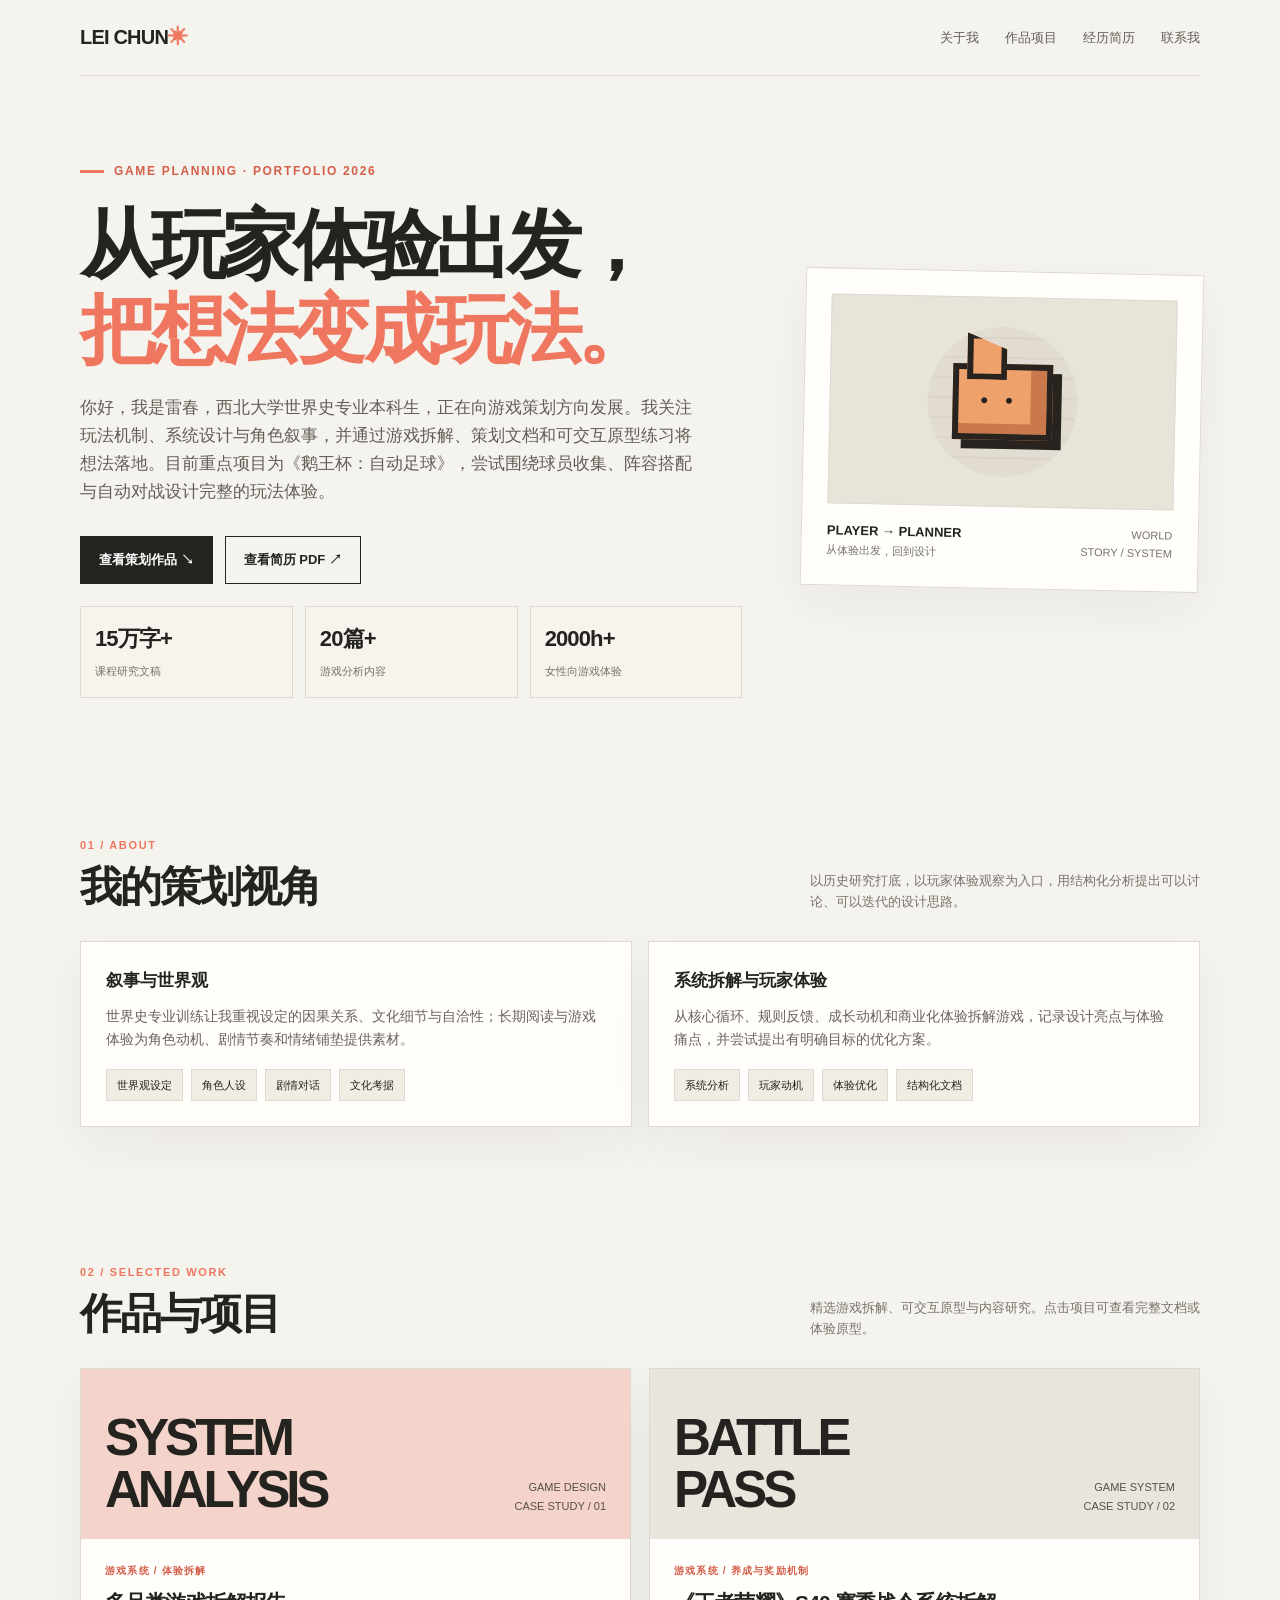
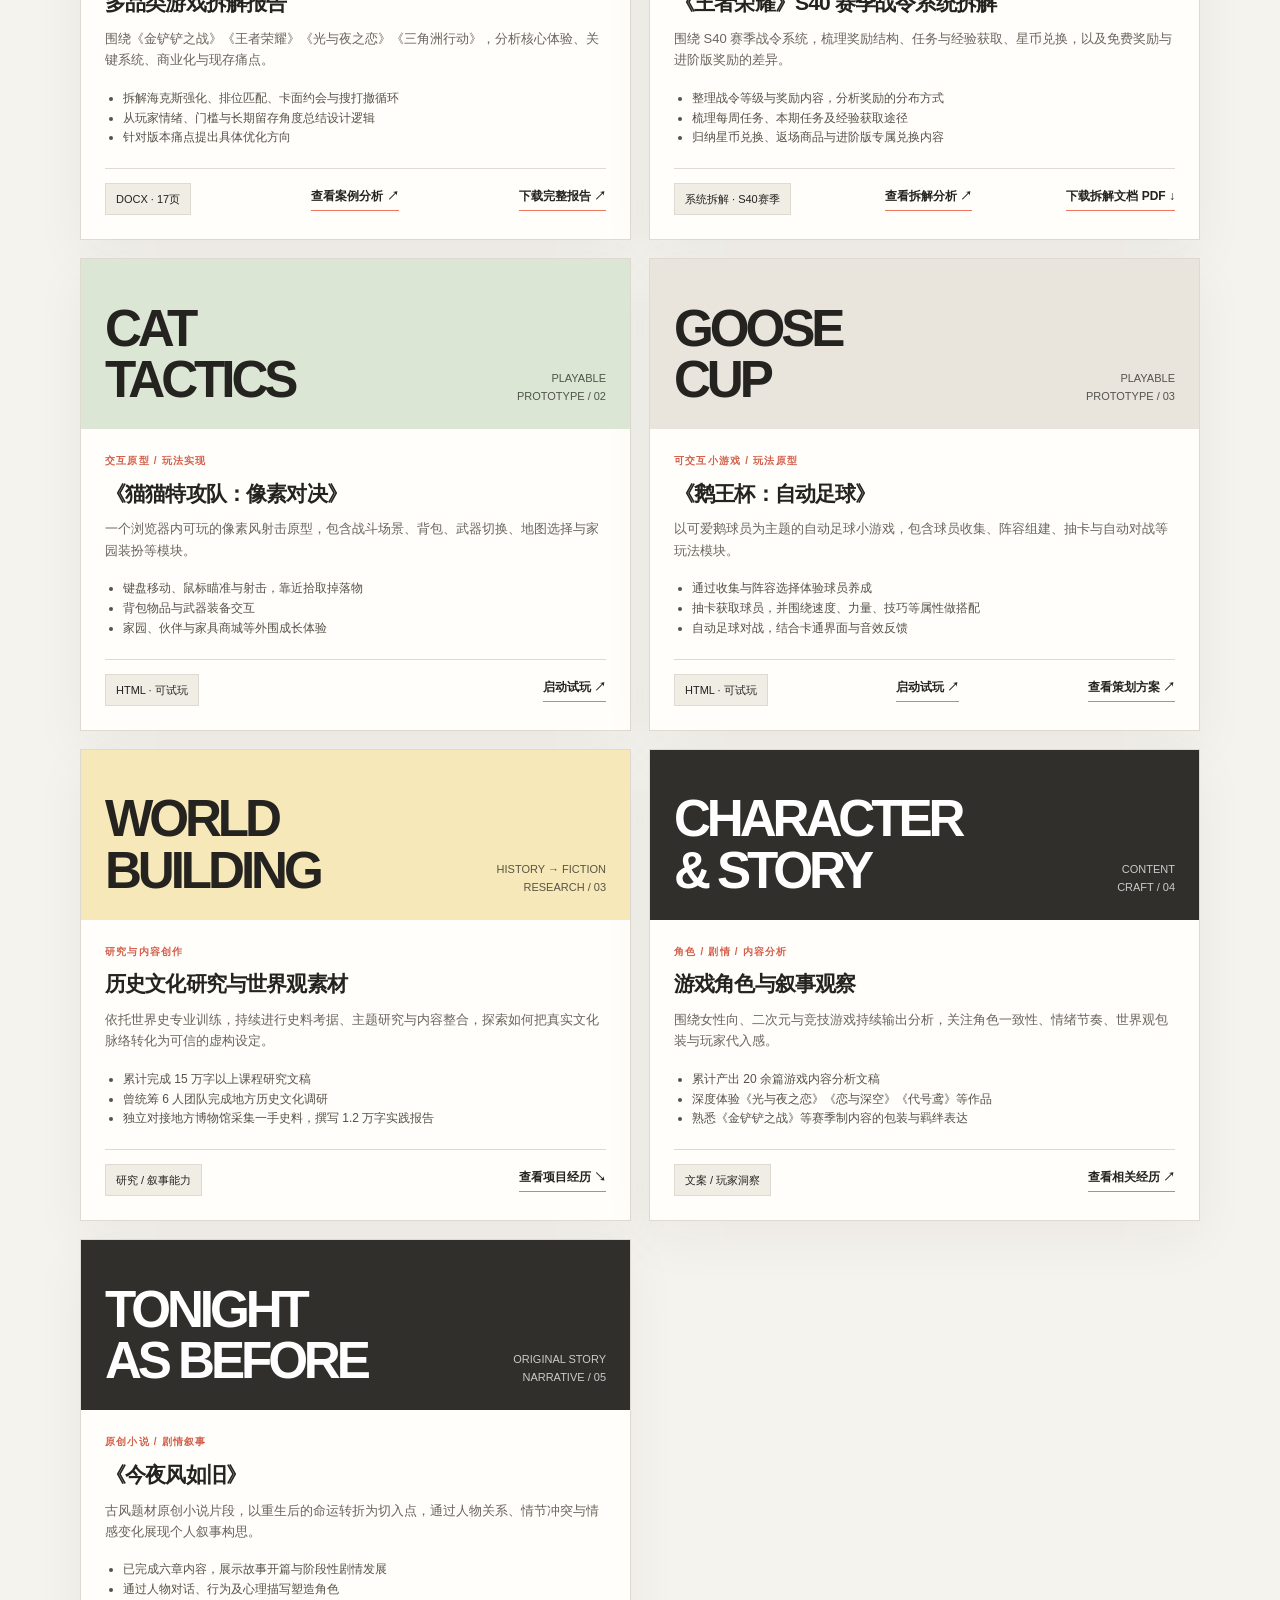
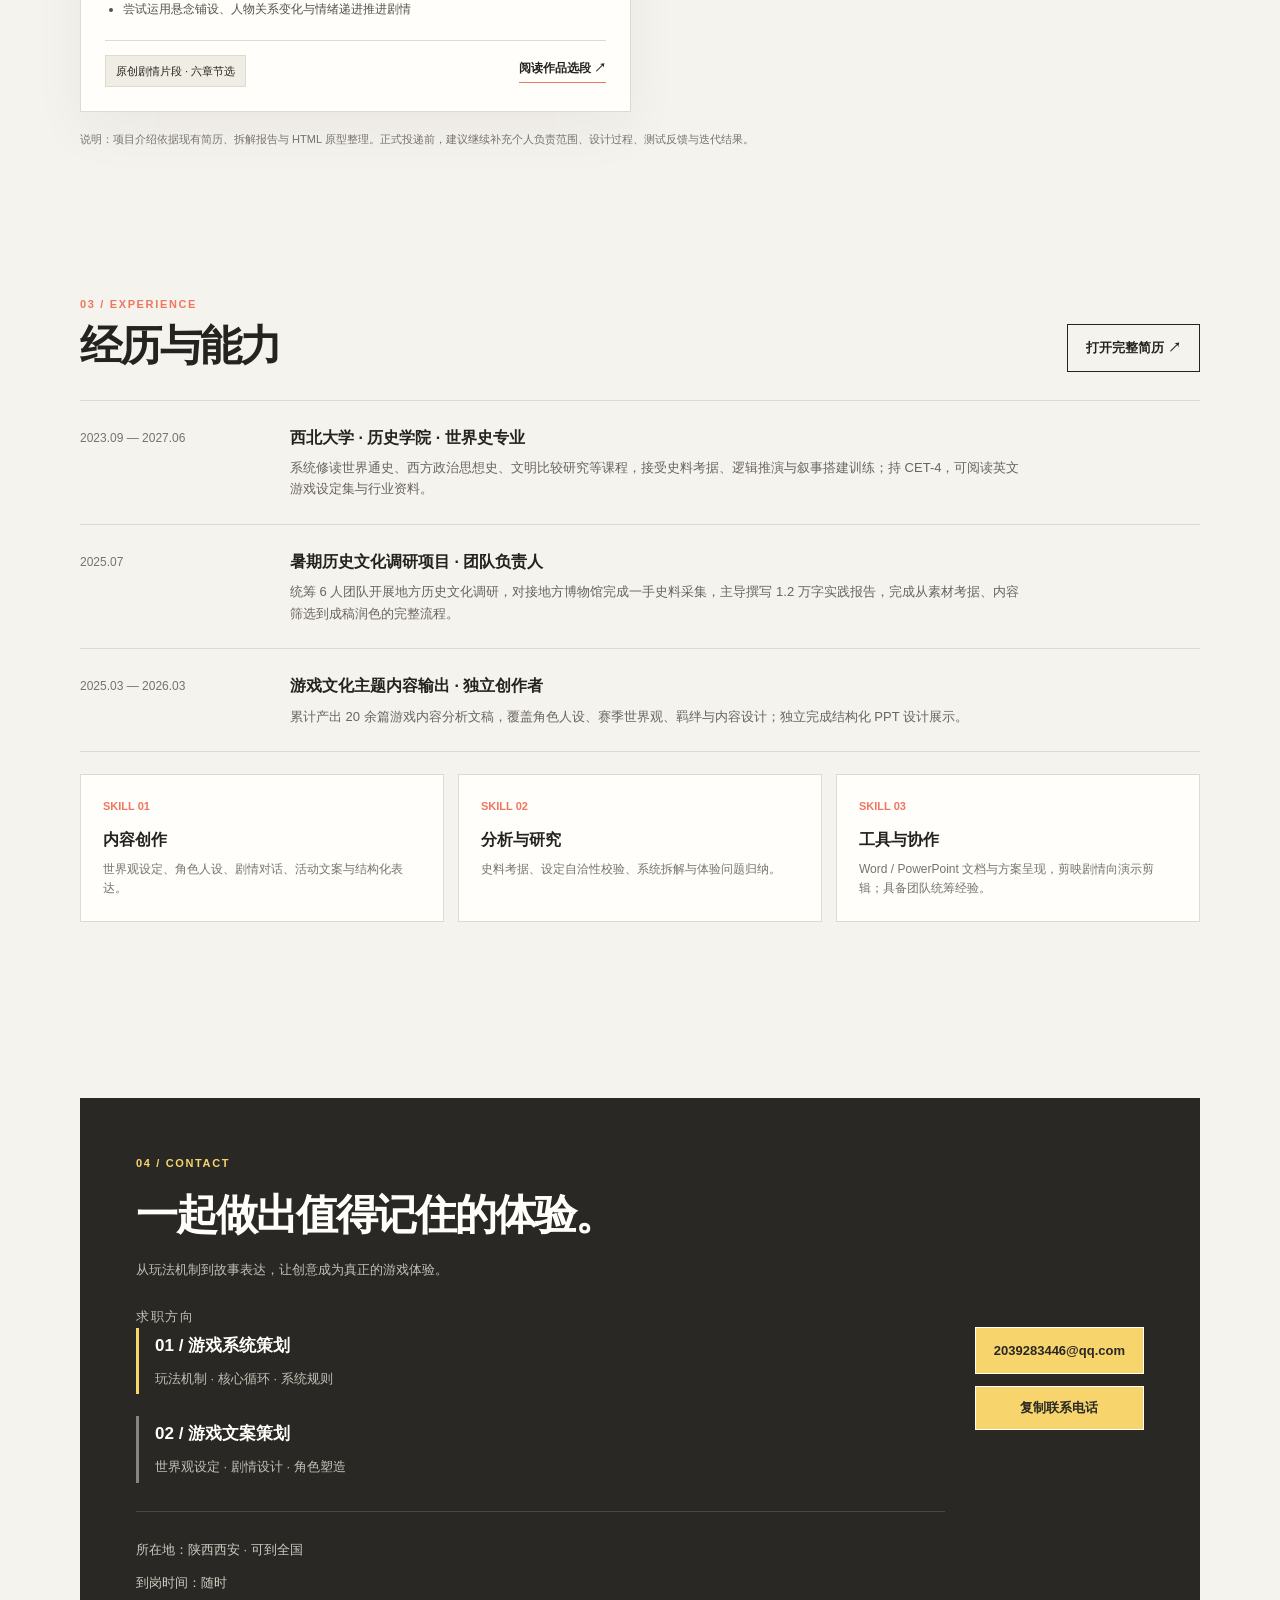
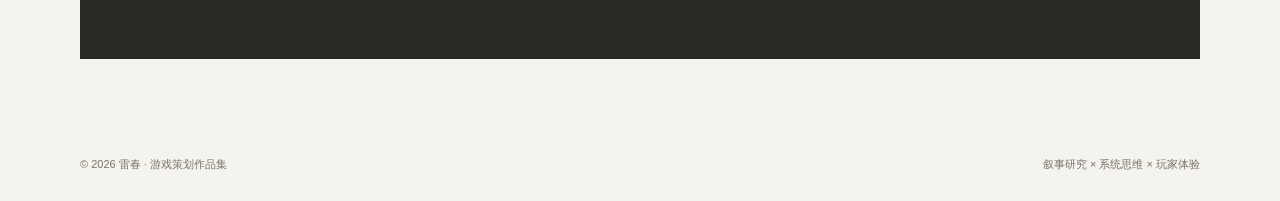
<file: index.html>
<!doctype html>
<html lang="zh-CN">
<head>
<meta charset="utf-8"><meta name="viewport" content="width=device-width, initial-scale=1">
<meta name="description" content="雷春的游戏策划个人作品集，聚焦游戏文案、世界观、剧情与系统拆解。">
<title>雷春｜游戏策划作品集</title>
<style>
:root{--bg:#f5f3ee;--paper:#fffefa;--ink:#24231f;--muted:#77736b;--line:#dedad1;--accent:#ef765f;--yellow:#f7d46c;--green:#b9d6ad;--shadow:0 18px 50px #2620160d}*{box-sizing:border-box}html{scroll-behavior:smooth}body{margin:0;background:var(--bg);color:var(--ink);font-family:Inter,"PingFang SC","Microsoft YaHei",sans-serif;line-height:1.65}a{color:inherit;text-decoration:none}.wrap{width:min(1120px,calc(100% - 40px));margin:auto}.nav{height:76px;display:flex;align-items:center;justify-content:space-between;border-bottom:1px solid var(--line)}.logo{font-weight:900;letter-spacing:-.04em;font-size:20px}.logo span{color:var(--accent)}nav{display:flex;gap:26px;font-size:13px;color:#625e57}nav a:hover{color:var(--accent)}.hero{padding:86px 0 70px;display:grid;grid-template-columns:1.25fr .75fr;gap:60px;align-items:center}.eyebrow{font-size:12px;letter-spacing:.14em;text-transform:uppercase;font-weight:800;color:#d45f4b;display:flex;align-items:center;gap:10px}.eyebrow:before{content:"";width:24px;height:3px;background:var(--accent)}h1{font-size:clamp(42px,6vw,76px);line-height:1.12;letter-spacing:-.065em;margin:20px 0 22px}h1 em{font-style:normal;color:var(--accent)}.intro{font-size:17px;color:#625e57;max-width:620px}.actions{display:flex;gap:12px;flex-wrap:wrap;margin-top:30px}.btn{display:inline-flex;align-items:center;justify-content:center;padding:12px 18px;border:1px solid var(--ink);font-size:13px;font-weight:750;transition:.2s}.btn.primary{background:var(--ink);color:white}.btn:hover{transform:translateY(-2px);box-shadow:4px 4px 0 var(--yellow)}.hero-card{background:var(--paper);border:1px solid var(--line);padding:25px;box-shadow:var(--shadow);transform:rotate(1.2deg)}.pixel{height:210px;background:#e8e4da;display:grid;place-items:center;position:relative;overflow:hidden;border:1px solid var(--line)}.pixel:before{content:"";position:absolute;width:150px;height:150px;background:repeating-linear-gradient(0deg,#e0dacf 0 18px,#d8d2c5 18px 20px);border-radius:50%;opacity:.8}.cat{position:relative;width:100px;height:76px;background:#eea16b;border:6px solid #28231f;box-shadow:inset -16px -10px #c9794b,9px 9px 0 #28231f}.cat:before{content:"";position:absolute;left:8px;top:-37px;width:28px;height:35px;background:#eea16b;border:6px solid #28231f;clip-path:polygon(0 0,100% 35%,100% 100%,0 100%);box-shadow:48px 0 0 -1px #eea16b}.cat:after{content:"••";position:absolute;left:22px;top:13px;font-size:22px;letter-spacing:17px;color:#28231f}.card-meta{display:flex;justify-content:space-between;gap:10px;margin-top:16px;font-size:11px;color:var(--muted)}.card-meta strong{color:var(--ink);font-size:13px}.stats{display:grid;grid-template-columns:repeat(3,1fr);gap:12px;margin-top:22px}.stat{padding:14px;background:#f7f4ed;border:1px solid var(--line)}.stat b{display:block;font-size:22px;letter-spacing:-.04em}.stat span{font-size:11px;color:var(--muted)}section{padding:68px 0}.section-head{display:flex;justify-content:space-between;align-items:end;gap:24px;margin-bottom:28px}.kicker{font-size:11px;letter-spacing:.15em;color:var(--accent);font-weight:900}.section-head h2{font-size:clamp(28px,4vw,42px);letter-spacing:-.05em;line-height:1.2;margin:8px 0 0}.section-head p{color:var(--muted);font-size:13px;max-width:390px;margin:0}.about-grid{display:grid;grid-template-columns:1fr 1fr;gap:16px}.panel{background:var(--paper);border:1px solid var(--line);padding:25px;box-shadow:var(--shadow)}.panel h3{margin:0 0 10px;font-size:17px}.panel p{color:#69645d;font-size:14px;margin:0}.tags{display:flex;flex-wrap:wrap;gap:8px;margin-top:18px}.tag{font-size:11px;padding:6px 10px;background:#f0ede5;border:1px solid var(--line)}.projects{display:grid;grid-template-columns:repeat(2,1fr);gap:18px}.project{background:var(--paper);border:1px solid var(--line);box-shadow:var(--shadow);overflow:hidden;display:flex;flex-direction:column}.project-art{min-height:170px;padding:24px;display:flex;align-items:end;justify-content:space-between;gap:16px;background:#e9e5dc;position:relative;overflow:hidden}.project-art.coral{background:#f4d4ca}.project-art.green{background:#dbe7d4}.project-art.yellow{background:#f7e8b9}.project-art.dark{background:#302f2b;color:#fff}.project-art .big{font-size:clamp(32px,4vw,54px);font-weight:900;letter-spacing:-.08em;line-height:1}.project-art small{font-size:11px;max-width:130px;text-align:right;opacity:.75}.project-body{padding:24px;display:flex;flex-direction:column;flex:1}.project-type{font-size:10px;color:#d45f4b;font-weight:900;letter-spacing:.12em}.project h3{font-size:21px;letter-spacing:-.04em;margin:7px 0}.project p{font-size:13px;color:#69645d;margin:0 0 18px}.project ul{font-size:12px;color:#555148;padding-left:18px;margin:0 0 20px}.project-foot{margin-top:auto;display:flex;align-items:center;justify-content:space-between;gap:10px;padding-top:14px;border-top:1px solid var(--line)}.text-link{font-size:12px;font-weight:800;border-bottom:1px solid var(--accent);padding-bottom:3px}.text-link:hover{color:var(--accent)}.timeline{border-top:1px solid var(--line)}.time-row{display:grid;grid-template-columns:180px 1fr;gap:30px;padding:24px 0;border-bottom:1px solid var(--line)}.time-row time{font-size:12px;color:var(--muted);padding-top:4px}.time-row h3{font-size:16px;margin:0 0 6px}.time-row p{font-size:13px;color:#69645d;margin:0;max-width:740px}.skill-grid{display:grid;grid-template-columns:repeat(3,1fr);gap:14px}.skill{background:var(--paper);border:1px solid var(--line);padding:22px}.skill .num{font-size:11px;color:var(--accent);font-weight:900}.skill h3{font-size:16px;margin:12px 0 6px}.skill p{font-size:12px;color:var(--muted);margin:0}.contact{background:#292824;color:#fffefa;padding:56px;margin-top:40px;display:grid;grid-template-columns:1fr auto;gap:30px;align-items:center}.contact h2{font-size:clamp(28px,4vw,42px);letter-spacing:-.05em;margin:8px 0}.contact p{color:#c4c0b7;font-size:13px;margin:0}.contact .btn{border-color:#fffefa;color:#292824;background:var(--yellow)}footer{padding:28px 0;color:var(--muted);font-size:11px;display:flex;justify-content:space-between;gap:20px}.note{font-size:11px;color:var(--muted);margin-top:18px}@media(max-width:760px){.wrap{width:min(100% - 28px,600px)}.nav{height:64px}nav{gap:12px;font-size:11px}.hero{grid-template-columns:1fr;gap:30px;padding:56px 0}.hero-card{transform:none}.pixel{height:170px}.about-grid,.projects{grid-template-columns:1fr}.section-head{display:block}.section-head p{margin-top:12px}.time-row{grid-template-columns:1fr;gap:4px}.skill-grid{grid-template-columns:1fr}.contact{padding:28px;grid-template-columns:1fr}.contact .btn{justify-self:start}footer{flex-direction:column}}
/* CONTACT：求职意向排版优化 */
.contact-main {
  min-width: 0;
}

.contact-intro {
  max-width: 480px;
  margin: 14px 0 26px;
  line-height: 1.9;
  color: #c4c0b7;
  font-size: 14px;
}

.contact-info {
  margin-top: 24px;
}

.contact-label {
  margin: 0 0 18px;
  color: var(--yellow);
  font-size: 12px;
  letter-spacing: 0.12em;
}

.contact-role {
  display: flex;
  flex-direction: column;
  align-items: flex-start;
  gap: 8px;
  margin: 0 0 22px;
  padding: 4px 0 4px 16px;
  border-left: 3px solid var(--yellow);
}

.contact-role strong {
  color: #fffefa;
  font-size: 17px;
  line-height: 1.6;
}

.contact-role span {
  color: #c4c0b7;
  font-size: 13px;
  line-height: 1.8;
}

.contact-role.secondary {
  border-left-color: #88857e;
}

.contact-meta {
  margin-top: 28px;
  padding-top: 18px;
  border-top: 1px solid rgba(255,255,255,0.15);
}

.contact-meta p {
  margin: 8px 0;
  color: #d0ccc3;
  font-size: 13px;
  line-height: 1.9;
}

.contact-actions {
  margin: 0 !important;
  flex-direction: column;
  align-items: stretch;
  gap: 12px;
}

@media (max-width: 760px) {
  .contact-role strong {
    font-size: 16px;
  }

  .contact-intro {
    margin-bottom: 22px;
  }
}
</style></head>
<body><div class="wrap">
<header class="nav"><a class="logo" href="#top">LEI CHUN<span>✳</span></a><nav><a href="#about">关于我</a><a href="#work">作品项目</a><a href="#resume">经历简历</a><a href="#contact">联系我</a></nav></header>
<main id="top"><section class="hero"><div><div class="eyebrow">GAME PLANNING · PORTFOLIO 2026</div><h1>从玩家体验出发，<br><em>把想法变成玩法。</em></h1><p class="intro">你好，我是雷春，西北大学世界史专业本科生，正在向游戏策划方向发展。我关注玩法机制、系统设计与角色叙事，并通过游戏拆解、策划文档和可交互原型练习将想法落地。目前重点项目为《鹅王杯：自动足球》，尝试围绕球员收集、阵容搭配与自动对战设计完整的玩法体验。</p><div class="actions"><a class="btn primary" href="#work">查看策划作品 ↘</a><a class="btn" href="游戏策划简历.pdf" target="_blank">查看简历 PDF ↗</a></div><div class="stats"><div class="stat"><b>15万字+</b><span>课程研究文稿</span></div><div class="stat"><b>20篇+</b><span>游戏分析内容</span></div><div class="stat"><b>2000h+</b><span>女性向游戏体验</span></div></div></div><div class="hero-card"><div class="pixel"><div class="cat"></div></div><div class="card-meta"><div><strong>PLAYER → PLANNER</strong><br>从体验出发，回到设计</div><div style="text-align:right">WORLD<br>STORY / SYSTEM</div></div></div></section>
<section id="about"><div class="section-head"><div><div class="kicker">01 / ABOUT</div><h2>我的策划视角</h2></div><p>以历史研究打底，以玩家体验观察为入口，用结构化分析提出可以讨论、可以迭代的设计思路。</p></div><div class="about-grid"><article class="panel"><h3>叙事与世界观</h3><p>世界史专业训练让我重视设定的因果关系、文化细节与自洽性；长期阅读与游戏体验为角色动机、剧情节奏和情绪铺垫提供素材。</p><div class="tags"><span class="tag">世界观设定</span><span class="tag">角色人设</span><span class="tag">剧情对话</span><span class="tag">文化考据</span></div></article><article class="panel"><h3>系统拆解与玩家体验</h3><p>从核心循环、规则反馈、成长动机和商业化体验拆解游戏，记录设计亮点与体验痛点，并尝试提出有明确目标的优化方案。</p><div class="tags"><span class="tag">系统分析</span><span class="tag">玩家动机</span><span class="tag">体验优化</span><span class="tag">结构化文档</span></div></article></div></section>
<section id="work"><div class="section-head"><div><div class="kicker">02 / SELECTED WORK</div><h2>作品与项目</h2></div><p>精选游戏拆解、可交互原型与内容研究。点击项目可查看完整文档或体验原型。</p></div><div class="projects">
<article class="project"><div class="project-art coral"><div class="big">SYSTEM<br>ANALYSIS</div><small>GAME DESIGN<br>CASE STUDY / 01</small></div><div class="project-body"><div class="project-type">游戏系统 / 体验拆解</div><h3>多品类游戏拆解报告</h3><p>围绕《金铲铲之战》《王者荣耀》《光与夜之恋》《三角洲行动》，分析核心体验、关键系统、商业化与现存痛点。</p><ul><li>拆解海克斯强化、排位匹配、卡面约会与搜打撤循环</li><li>从玩家情绪、门槛与长期留存角度总结设计逻辑</li><li>针对版本痛点提出具体优化方向</li></ul><div class="project-foot"><span class="tag">DOCX · 17页</span><a class="text-link" href="case-study.html">查看案例分析 ↗</a><a class="text-link" href="游戏拆解报告.docx" download>下载完整报告 ↗</a></div></div></article>

<article class="project">
  <div class="project-art">
    <div class="big">BATTLE<br>PASS</div>
    <small>GAME SYSTEM<br>CASE STUDY / 02</small>
  </div>
  <div class="project-body">
    <div class="project-type">游戏系统 / 养成与奖励机制</div>
    <h3>《王者荣耀》S40 赛季战令系统拆解</h3>
    <p>围绕 S40 赛季战令系统，梳理奖励结构、任务与经验获取、星币兑换，以及免费奖励与进阶版奖励的差异。</p>
    <ul>
      <li>整理战令等级与奖励内容，分析奖励的分布方式</li>
      <li>梳理每周任务、本期任务及经验获取途径</li>
      <li>归纳星币兑换、返场商品与进阶版专属兑换内容</li>
    </ul>
    
<div class="project-foot">
  <span class="tag">系统拆解 · S40赛季</span>
  <a class="text-link" href="s40-battle-pass.html">查看拆解分析 ↗</a>
  <a class="text-link" href="%E3%80%8A%E7%8E%8B%E8%80%85%E8%8D%80%E8%80%80%E3%80%8BS40%E8%B5%9B%E5%AD%A3%E6%88%98%E4%BB%A4%E7%B3%BB%E7%BB%9F%E6%8B%86%E8%A7%A3%20%E9%9B%B7%E6%98%A5.pdf" download>下载拆解文档 PDF ↓</a>
</div>

  </div>
</article>

  <article class="project"><div class="project-art green"><div class="big">CAT<br>TACTICS</div><small>PLAYABLE<br>PROTOTYPE / 02</small></div><div class="project-body"><div class="project-type">交互原型 / 玩法实现</div><h3>《猫猫特攻队：像素对决》</h3><p>一个浏览器内可玩的像素风射击原型，包含战斗场景、背包、武器切换、地图选择与家园装扮等模块。</p><ul><li>键盘移动、鼠标瞄准与射击，靠近拾取掉落物</li><li>背包物品与武器装备交互</li><li>家园、伙伴与家具商城等外围成长体验</li></ul><div class="project-foot"><span class="tag">HTML · 可试玩</span><a class="text-link" href="game-demo.html" target="_blank">启动试玩 ↗</a></div></div></article>
<article class="project"><div class="project-art blue"><div class="big">GOOSE<br>CUP</div><small>PLAYABLE<br>PROTOTYPE / 03</small></div><div class="project-body"><div class="project-type">可交互小游戏 / 玩法原型</div><h3>《鹅王杯：自动足球》</h3><p>以可爱鹅球员为主题的自动足球小游戏，包含球员收集、阵容组建、抽卡与自动对战等玩法模块。</p><ul><li>通过收集与阵容选择体验球员养成</li><li>抽卡获取球员，并围绕速度、力量、技巧等属性做搭配</li><li>自动足球对战，结合卡通界面与音效反馈</li></ul><div class="project-foot"><span class="tag">HTML · 可试玩</span><a class="text-link" href="goosecute/index.html" target="_blank">启动试玩 ↗</a><a class="text-link" href="goosecup.html">查看策划方案 ↗</a></div></div></article>
<article class="project"><div class="project-art yellow"><div class="big">WORLD<br>BUILDING</div><small>HISTORY → FICTION<br>RESEARCH / 03</small></div><div class="project-body"><div class="project-type">研究与内容创作</div><h3>历史文化研究与世界观素材</h3><p>依托世界史专业训练，持续进行史料考据、主题研究与内容整合，探索如何把真实文化脉络转化为可信的虚构设定。</p><ul><li>累计完成 15 万字以上课程研究文稿</li><li>曾统筹 6 人团队完成地方历史文化调研</li><li>独立对接地方博物馆采集一手史料，撰写 1.2 万字实践报告</li></ul><div class="project-foot"><span class="tag">研究 / 叙事能力</span><a class="text-link" href="#resume">查看项目经历 ↘</a></div></div></article>
<article class="project"><div class="project-art dark"><div class="big">CHARACTER<br>& STORY</div><small>CONTENT<br>CRAFT / 04</small></div><div class="project-body"><div class="project-type">角色 / 剧情 / 内容分析</div><h3>游戏角色与叙事观察</h3><p>围绕女性向、二次元与竞技游戏持续输出分析，关注角色一致性、情绪节奏、世界观包装与玩家代入感。</p><ul><li>累计产出 20 余篇游戏内容分析文稿</li><li>深度体验《光与夜之恋》《恋与深空》《代号鸢》等作品</li><li>熟悉《金铲铲之战》等赛季制内容的包装与羁绊表达</li></ul><div class="project-foot"><span class="tag">文案 / 玩家洞察</span><a class="text-link" href="游戏策划简历.pdf" target="_blank">查看相关经历 ↗</a></div></div></article>
<article class="project">
  <div class="project-art dark">
    <div class="big">TONIGHT<br>AS BEFORE</div>
    <small>ORIGINAL STORY<br>NARRATIVE / 05</small>
  </div>
  <div class="project-body">
    <div class="project-type">原创小说 / 剧情叙事</div>
   <h3>《今夜风如旧》</h3>
<p>古风题材原创小说片段，以重生后的命运转折为切入点，通过人物关系、情节冲突与情感变化展现个人叙事构思。</p>
<ul>
  <li>已完成六章内容，展示故事开篇与阶段性剧情发展</li>
  <li>通过人物对话、行为及心理描写塑造角色</li>
  <li>尝试运用悬念铺设、人物关系变化与情绪递进推进剧情</li>
</ul>
<div class="project-foot">
  <span class="tag">原创剧情片段 · 六章节选</span>
  <a class="text-link" href="novel.html" target="_blank">阅读作品选段 ↗</a>
</div>
</div>
</article>

</div><p class="note">说明：项目介绍依据现有简历、拆解报告与 HTML 原型整理。正式投递前，建议继续补充个人负责范围、设计过程、测试反馈与迭代结果。</p></section>
<section id="resume"><div class="section-head"><div><div class="kicker">03 / EXPERIENCE</div><h2>经历与能力</h2></div><a class="btn" href="游戏策划简历.pdf" target="_blank">打开完整简历 ↗</a></div><div class="timeline"><div class="time-row"><time>2023.09 — 2027.06</time><div><h3>西北大学 · 历史学院 · 世界史专业</h3><p>系统修读世界通史、西方政治思想史、文明比较研究等课程，接受史料考据、逻辑推演与叙事搭建训练；持 CET-4，可阅读英文游戏设定集与行业资料。</p></div></div><div class="time-row"><time>2025.07</time><div><h3>暑期历史文化调研项目 · 团队负责人</h3><p>统筹 6 人团队开展地方历史文化调研，对接地方博物馆完成一手史料采集，主导撰写 1.2 万字实践报告，完成从素材考据、内容筛选到成稿润色的完整流程。</p></div></div><div class="time-row"><time>2025.03 — 2026.03</time><div><h3>游戏文化主题内容输出 · 独立创作者</h3><p>累计产出 20 余篇游戏内容分析文稿，覆盖角色人设、赛季世界观、羁绊与内容设计；独立完成结构化 PPT 设计展示。</p></div></div></div><div class="skill-grid" style="margin-top:22px"><article class="skill"><div class="num">SKILL 01</div><h3>内容创作</h3><p>世界观设定、角色人设、剧情对话、活动文案与结构化表达。</p></article><article class="skill"><div class="num">SKILL 02</div><h3>分析与研究</h3><p>史料考据、设定自洽性校验、系统拆解与体验问题归纳。</p></article><article class="skill"><div class="num">SKILL 03</div><h3>工具与协作</h3><p>Word / PowerPoint 文档与方案呈现，剪映剧情向演示剪辑；具备团队统筹经验。</p></article></div></section>
<section id="contact">
  <div class="contact">
    <div class="contact-main">
      <div class="kicker" style="color:var(--yellow)">04 / CONTACT</div>
      <h2>一起做出值得记住的体验。</h2>
      <p class="contact-intro">从玩法机制到故事表达，让创意成为真正的游戏体验。</p>

      <div class="contact-info">
        <p class="contact-label">求职方向</p>

        <div class="contact-role">
          <strong>01 / 游戏系统策划</strong>
          <span>玩法机制 · 核心循环 · 系统规则</span>
        </div>

        <div class="contact-role secondary">
          <strong>02 / 游戏文案策划</strong>
          <span>世界观设定 · 剧情设计 · 角色塑造</span>
        </div>

        <div class="contact-meta">
          <p>所在地：陕西西安 · 可到全国</p>
          <p>到岗时间：随时</p>
        </div>
      </div>
    </div>

    <div class="actions contact-actions">
      <a class="btn" href="mailto:2039283446@qq.com">
        2039283446@qq.com
      </a>
      <button class="btn" onclick="navigator.clipboard.writeText('158-2979-5988').then(()=>{this.textContent='手机号已复制 ✓'}).catch(()=>{this.textContent='手机号：158-2979-5988'})">
        复制联系电话
      </button>
    </div>
  </div>
</section>
<footer><span>© 2026 雷春 · 游戏策划作品集</span><span>叙事研究 × 系统思维 × 玩家体验</span></footer></main></div></body></html>
</file>
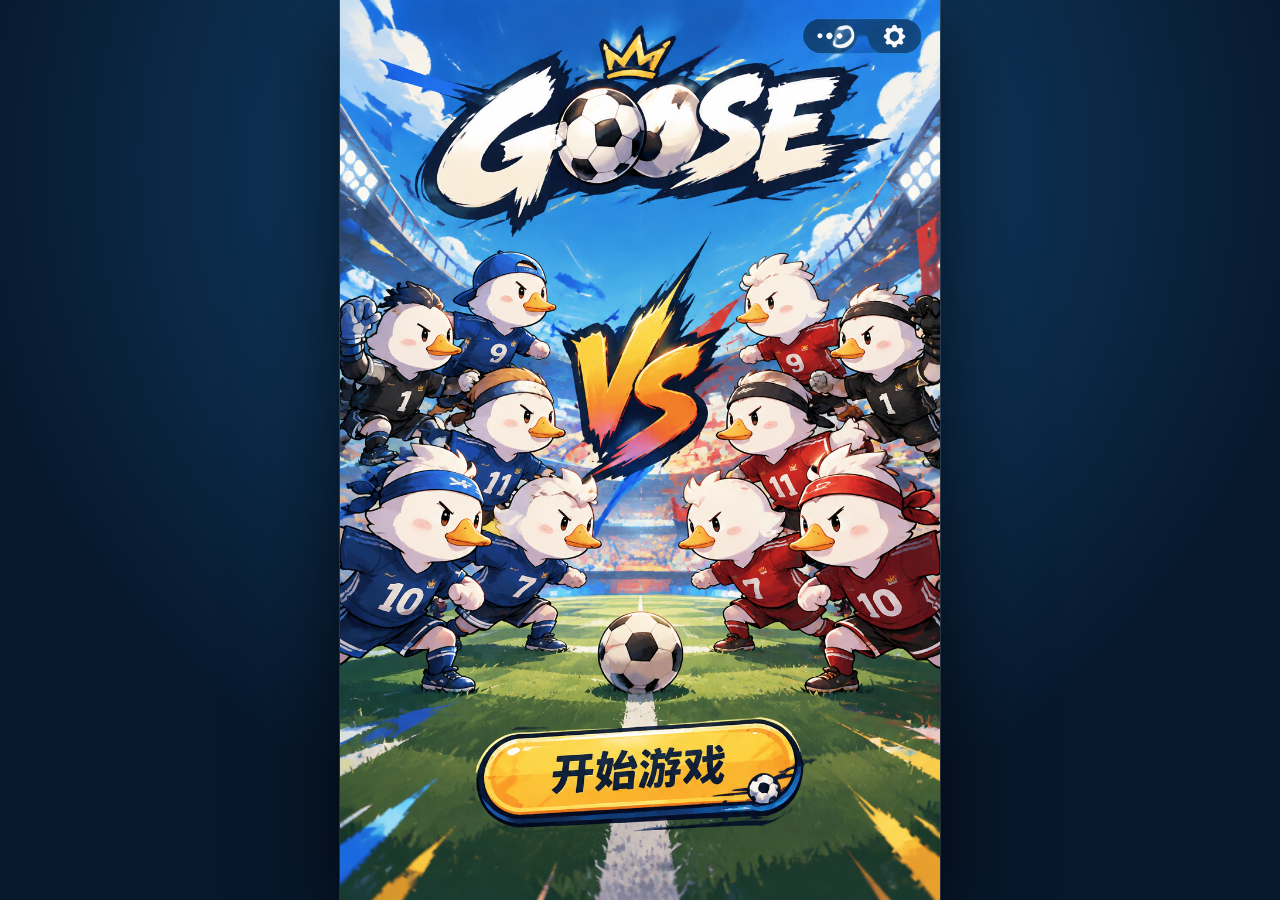
<file: goosecute/index.html>
<!doctype html>
<html lang="zh-CN">
<head>
  <meta charset="UTF-8" />
  <meta name="viewport" content="width=device-width, initial-scale=1, maximum-scale=1, user-scalable=no" />
  <meta name="theme-color" content="#0875d1" />
  <title>鹅王杯 · 自动足球</title>
  <link rel="stylesheet" href="styles.css" />
</head>
<body>
  <main id="app" aria-live="polite"></main>
  <script src="game.js"></script>
</body>
</html>
</file>
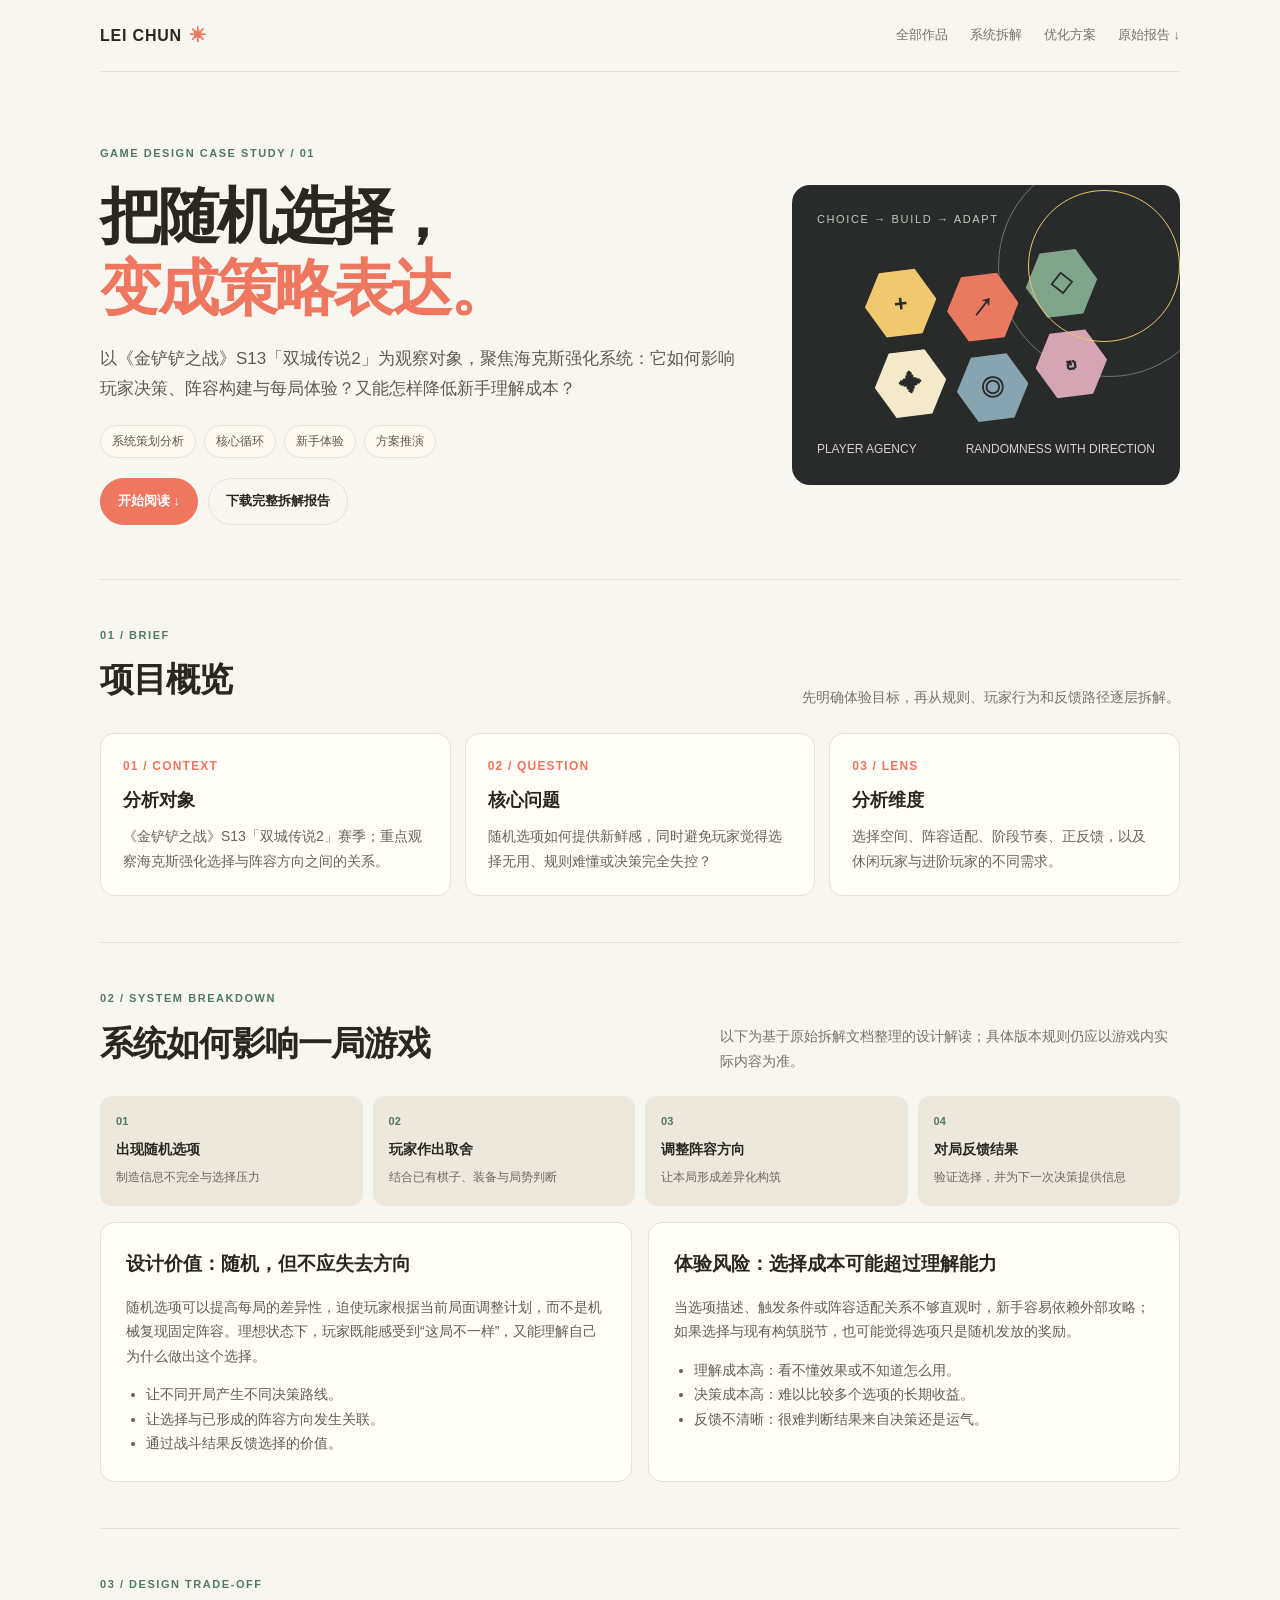
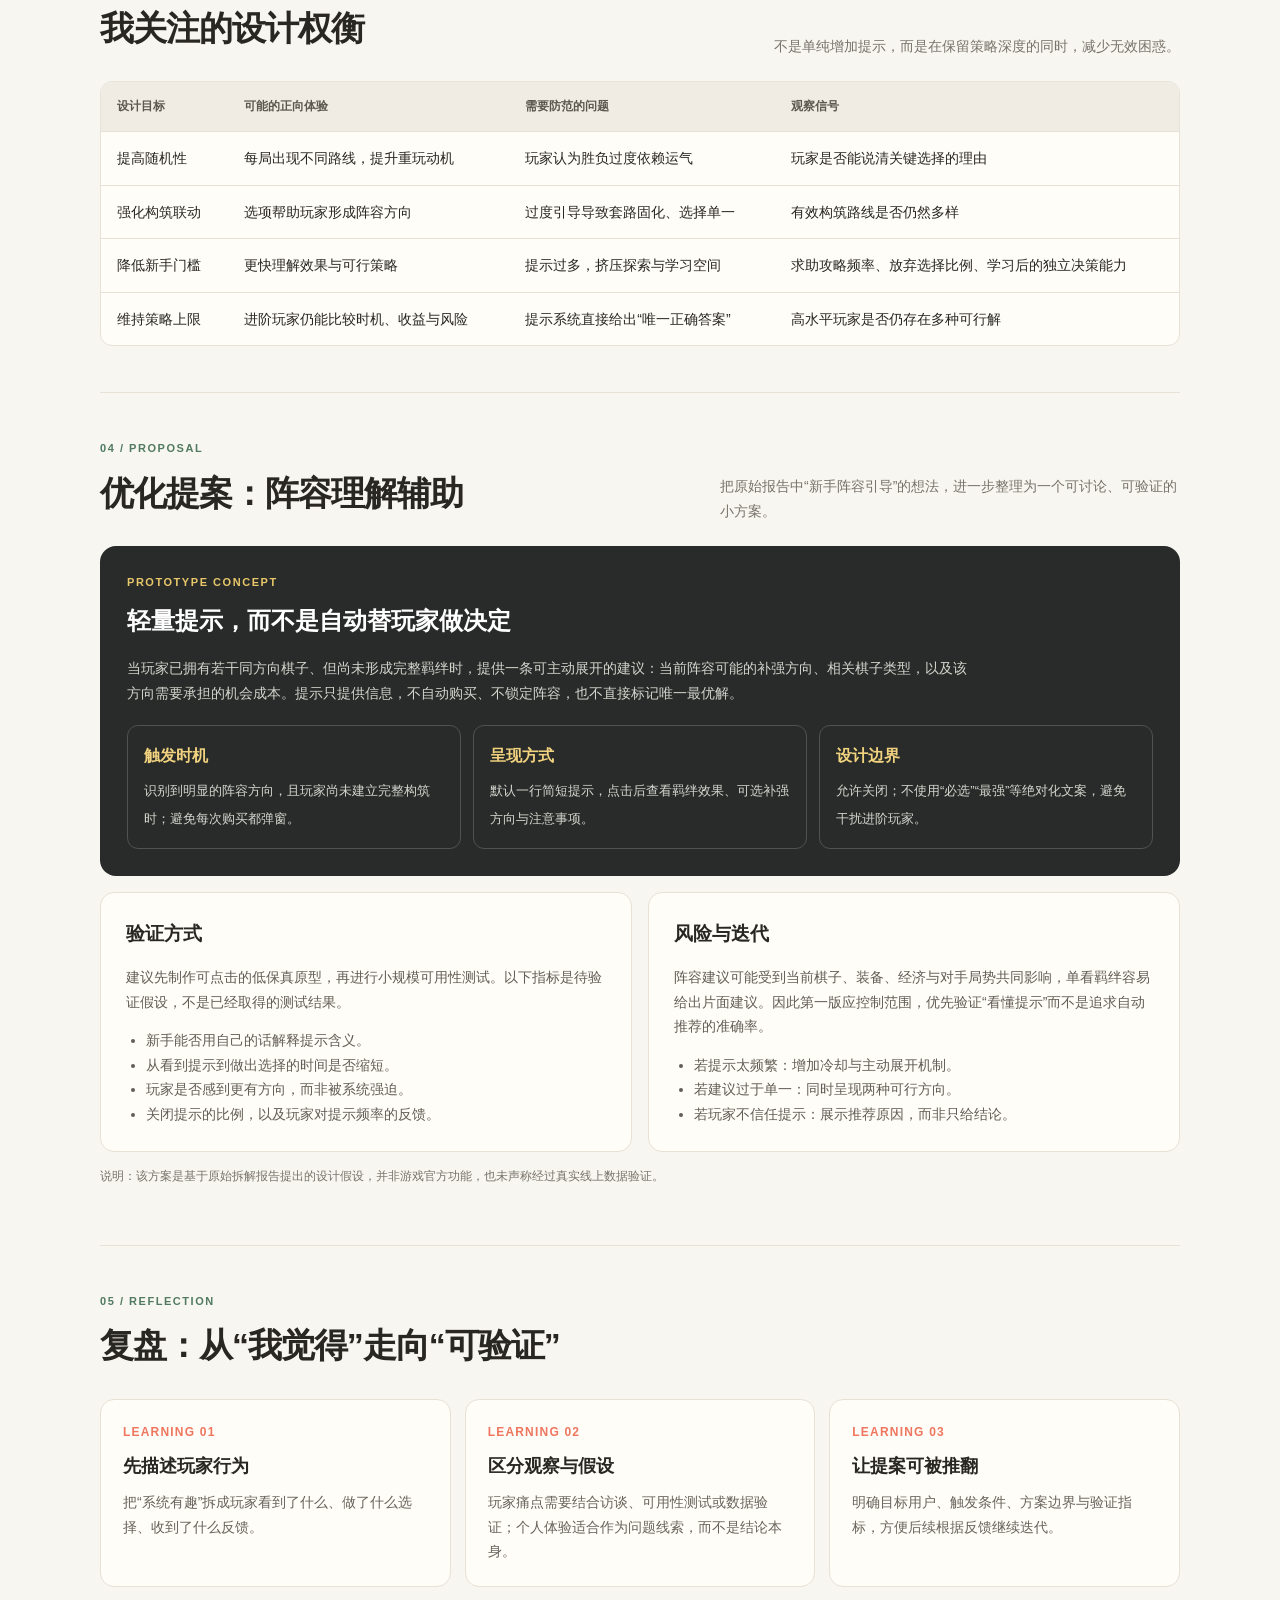
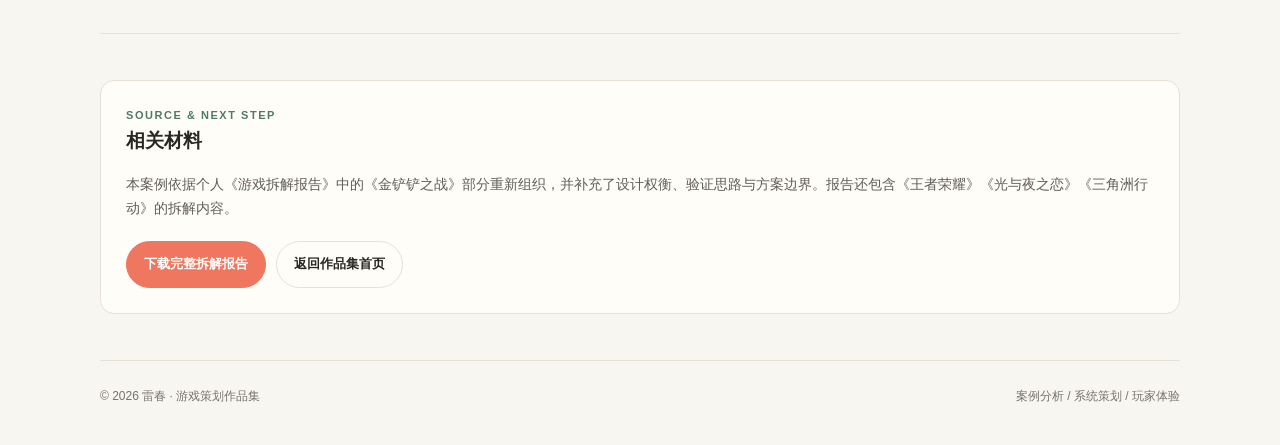
<file: case-study.html>
<!doctype html>
<html lang="zh-CN">
<head>
<meta charset="utf-8"><meta name="viewport" content="width=device-width,initial-scale=1">
<meta name="description" content="雷春的游戏策划案例分析：以《金铲铲之战》海克斯强化系统为例，拆解玩家体验、设计目标与可验证的优化方案。">
<title>案例分析｜《金铲铲之战》海克斯强化系统 · 雷春</title>
<style>
:root{--ink:#292721;--muted:#77736b;--paper:#f8f6f0;--card:#fffdf8;--line:#e7e1d6;--coral:#ef765f;--green:#507a61;--yellow:#e9c76b;--dark:#282b29;--max:1080px}
*{box-sizing:border-box}html{scroll-behavior:smooth}body{margin:0;background:var(--paper);color:var(--ink);font-family:Inter,-apple-system,BlinkMacSystemFont,"Segoe UI","PingFang SC","Microsoft YaHei",sans-serif;line-height:1.75}a{color:inherit;text-decoration:none}.wrap{width:min(var(--max),calc(100% - 40px));margin:auto}.nav{height:72px;display:flex;align-items:center;justify-content:space-between;border-bottom:1px solid var(--line)}.logo{font-weight:850;letter-spacing:.05em}.logo span{color:var(--coral);padding-left:8px}.navlinks{display:flex;gap:22px;font-size:13px;color:var(--muted)}.navlinks a:hover,.back:hover{color:var(--coral)}.hero{padding:72px 0 54px;display:grid;grid-template-columns:1.25fr .75fr;gap:45px;align-items:center}.eyebrow,.kicker,.label{font-size:11px;font-weight:800;letter-spacing:.14em;text-transform:uppercase;color:var(--green)}h1{font-size:clamp(35px,5.5vw,61px);line-height:1.17;letter-spacing:-.045em;margin:18px 0 20px}h1 em{font-style:normal;color:var(--coral)}.lead{font-size:17px;color:#5f5a52;max-width:680px}.meta{display:flex;flex-wrap:wrap;gap:8px;margin-top:22px}.pill{border:1px solid var(--line);background:#fffaf1;border-radius:999px;padding:5px 11px;font-size:12px;color:#5c584f}.hero-art{background:var(--dark);color:#fff;border-radius:18px;min-height:300px;padding:25px;position:relative;overflow:hidden;display:flex;flex-direction:column;justify-content:space-between}.hero-art:before,.hero-art:after{content:"";position:absolute;border:1px solid #6b766a;border-radius:50%;width:220px;height:220px;right:-40px;top:-30px}.hero-art:after{width:150px;height:150px;right:0;top:5px;border-color:#e9c76b}.art-label{font-size:11px;letter-spacing:.15em;color:#c3c8bd}.hexes{display:grid;grid-template-columns:repeat(3,72px);gap:9px;transform:rotate(-7deg);align-self:center}.hex{aspect-ratio:1;background:#f0c96f;color:#282b29;display:grid;place-items:center;clip-path:polygon(25% 5%,75% 5%,100% 50%,75% 95%,25% 95%,0 50%);font-size:23px;font-weight:900}.hex:nth-child(2){background:#e97961;transform:translateY(14px)}.hex:nth-child(3){background:#80a58b}.hex:nth-child(4){background:#f4e9cb}.hex:nth-child(5){background:#88a4b0;transform:translateY(14px)}.hex:nth-child(6){background:#d6a5b4}.art-foot{font-size:12px;color:#d2d3cb;display:flex;justify-content:space-between;gap:10px}.section{padding:46px 0;border-top:1px solid var(--line)}.section-head{display:flex;align-items:end;justify-content:space-between;gap:20px;margin-bottom:23px}.section-head h2{font-size:clamp(25px,3vw,34px);letter-spacing:-.03em;margin:5px 0 0}.section-head p{color:var(--muted);max-width:460px;margin:0;font-size:14px}.grid{display:grid;grid-template-columns:repeat(3,1fr);gap:14px}.card{background:var(--card);border:1px solid var(--line);border-radius:14px;padding:22px}.card .n{font-size:12px;color:var(--coral);font-weight:850;letter-spacing:.1em}.card h3{margin:8px 0;font-size:18px}.card p{margin:0;color:#68635b;font-size:14px}.split{display:grid;grid-template-columns:1fr 1fr;gap:16px}.panel{background:var(--card);border:1px solid var(--line);border-radius:14px;padding:25px}.panel h3{margin:0 0 10px}.panel p,.panel li{font-size:14px;color:#625d55}.panel ul{padding-left:20px;margin:12px 0 0}.flow{display:grid;grid-template-columns:repeat(4,1fr);gap:10px;counter-reset:step}.flow div{background:#eee8dc;border-radius:12px;padding:16px;position:relative}.flow div:before{counter-increment:step;content:"0" counter(step);font-size:11px;color:var(--green);font-weight:900;display:block;margin-bottom:6px}.flow b{display:block;font-size:14px}.flow span{font-size:12px;color:#6d675e}.table-wrap{overflow-x:auto;border:1px solid var(--line);border-radius:12px;background:var(--card)}table{border-collapse:collapse;width:100%;min-width:640px;font-size:14px}th,td{text-align:left;vertical-align:top;padding:14px 16px;border-bottom:1px solid var(--line)}th{background:#f0ece3;font-size:12px;color:#5c584f}tr:last-child td{border-bottom:0}.recommend{background:var(--dark);color:#fff;border-radius:16px;padding:27px}.recommend .kicker{color:var(--yellow)}.recommend h3{font-size:24px;margin:8px 0 10px}.recommend p{color:#d3d5cd;font-size:14px;max-width:850px}.recommend-grid{display:grid;grid-template-columns:repeat(3,1fr);gap:12px;margin-top:20px}.rec{border:1px solid #4d534e;border-radius:11px;padding:16px}.rec b{color:#f1d27f;display:block;margin-bottom:6px}.rec span{font-size:13px;color:#d4d6ce}.caution{font-size:12px;color:var(--muted);margin-top:14px}.actions{display:flex;gap:10px;flex-wrap:wrap;margin-top:20px}.btn{display:inline-flex;align-items:center;justify-content:center;border-radius:999px;padding:11px 17px;background:var(--coral);color:#fff;font-weight:750;font-size:13px;border:1px solid var(--coral)}.btn.secondary{background:transparent;color:var(--ink);border-color:var(--line)}.footer{padding:25px 0 38px;display:flex;justify-content:space-between;gap:12px;color:var(--muted);font-size:12px;border-top:1px solid var(--line)}
@media(max-width:760px){.hero{grid-template-columns:1fr;padding:45px 0}.hero-art{min-height:240px}.grid{grid-template-columns:1fr}.split{grid-template-columns:1fr}.flow{grid-template-columns:repeat(2,1fr)}.recommend-grid{grid-template-columns:1fr}.section-head{align-items:start;flex-direction:column}.navlinks{gap:12px}.navlinks a:nth-child(2){display:none}.footer{flex-direction:column}}
</style></head><body><div class="wrap">
<header class="nav"><a class="logo" href="index.html">LEI CHUN<span>✳</span></a><nav class="navlinks"><a href="index.html#work">全部作品</a><a href="#analysis">系统拆解</a><a href="#proposal">优化方案</a><a href="游戏拆解报告.docx" download>原始报告 ↓</a></nav></header>
<main>
<section class="hero"><div><div class="eyebrow">GAME DESIGN CASE STUDY / 01</div><h1>把随机选择，<br><em>变成策略表达。</em></h1><p class="lead">以《金铲铲之战》S13「双城传说2」为观察对象，聚焦海克斯强化系统：它如何影响玩家决策、阵容构建与每局体验？又能怎样降低新手理解成本？</p><div class="meta"><span class="pill">系统策划分析</span><span class="pill">核心循环</span><span class="pill">新手体验</span><span class="pill">方案推演</span></div><div class="actions"><a class="btn" href="#analysis">开始阅读 ↓</a><a class="btn secondary" href="游戏拆解报告.docx" download>下载完整拆解报告</a></div></div><div class="hero-art"><div class="art-label">CHOICE → BUILD → ADAPT</div><div class="hexes"><div class="hex">+</div><div class="hex">↗</div><div class="hex">◇</div><div class="hex">✦</div><div class="hex">◎</div><div class="hex">↻</div></div><div class="art-foot"><span>PLAYER AGENCY</span><span>RANDOMNESS WITH DIRECTION</span></div></div></section>
<section class="section"><div class="section-head"><div><div class="kicker">01 / BRIEF</div><h2>项目概览</h2></div><p>先明确体验目标，再从规则、玩家行为和反馈路径逐层拆解。</p></div><div class="grid"><article class="card"><div class="n">01 / CONTEXT</div><h3>分析对象</h3><p>《金铲铲之战》S13「双城传说2」赛季；重点观察海克斯强化选择与阵容方向之间的关系。</p></article><article class="card"><div class="n">02 / QUESTION</div><h3>核心问题</h3><p>随机选项如何提供新鲜感，同时避免玩家觉得选择无用、规则难懂或决策完全失控？</p></article><article class="card"><div class="n">03 / LENS</div><h3>分析维度</h3><p>选择空间、阵容适配、阶段节奏、正反馈，以及休闲玩家与进阶玩家的不同需求。</p></article></div></section>
<section class="section" id="analysis"><div class="section-head"><div><div class="kicker">02 / SYSTEM BREAKDOWN</div><h2>系统如何影响一局游戏</h2></div><p>以下为基于原始拆解文档整理的设计解读；具体版本规则仍应以游戏内实际内容为准。</p></div><div class="flow"><div><b>出现随机选项</b><span>制造信息不完全与选择压力</span></div><div><b>玩家作出取舍</b><span>结合已有棋子、装备与局势判断</span></div><div><b>调整阵容方向</b><span>让本局形成差异化构筑</span></div><div><b>对局反馈结果</b><span>验证选择，并为下一次决策提供信息</span></div></div><div class="split" style="margin-top:16px"><article class="panel"><h3>设计价值：随机，但不应失去方向</h3><p>随机选项可以提高每局的差异性，迫使玩家根据当前局面调整计划，而不是机械复现固定阵容。理想状态下，玩家既能感受到“这局不一样”，又能理解自己为什么做出这个选择。</p><ul><li>让不同开局产生不同决策路线。</li><li>让选择与已形成的阵容方向发生关联。</li><li>通过战斗结果反馈选择的价值。</li></ul></article><article class="panel"><h3>体验风险：选择成本可能超过理解能力</h3><p>当选项描述、触发条件或阵容适配关系不够直观时，新手容易依赖外部攻略；如果选择与现有构筑脱节，也可能觉得选项只是随机发放的奖励。</p><ul><li>理解成本高：看不懂效果或不知道怎么用。</li><li>决策成本高：难以比较多个选项的长期收益。</li><li>反馈不清晰：很难判断结果来自决策还是运气。</li></ul></article></div></section>
<section class="section"><div class="section-head"><div><div class="kicker">03 / DESIGN TRADE-OFF</div><h2>我关注的设计权衡</h2></div><p>不是单纯增加提示，而是在保留策略深度的同时，减少无效困惑。</p></div><div class="table-wrap"><table><thead><tr><th>设计目标</th><th>可能的正向体验</th><th>需要防范的问题</th><th>观察信号</th></tr></thead><tbody><tr><td>提高随机性</td><td>每局出现不同路线，提升重玩动机</td><td>玩家认为胜负过度依赖运气</td><td>玩家是否能说清关键选择的理由</td></tr><tr><td>强化构筑联动</td><td>选项帮助玩家形成阵容方向</td><td>过度引导导致套路固化、选择单一</td><td>有效构筑路线是否仍然多样</td></tr><tr><td>降低新手门槛</td><td>更快理解效果与可行策略</td><td>提示过多，挤压探索与学习空间</td><td>求助攻略频率、放弃选择比例、学习后的独立决策能力</td></tr><tr><td>维持策略上限</td><td>进阶玩家仍能比较时机、收益与风险</td><td>提示系统直接给出“唯一正确答案”</td><td>高水平玩家是否仍存在多种可行解</td></tr></tbody></table></div></section>
<section class="section" id="proposal"><div class="section-head"><div><div class="kicker">04 / PROPOSAL</div><h2>优化提案：阵容理解辅助</h2></div><p>把原始报告中“新手阵容引导”的想法，进一步整理为一个可讨论、可验证的小方案。</p></div><div class="recommend"><div class="kicker">PROTOTYPE CONCEPT</div><h3>轻量提示，而不是自动替玩家做决定</h3><p>当玩家已拥有若干同方向棋子、但尚未形成完整羁绊时，提供一条可主动展开的建议：当前阵容可能的补强方向、相关棋子类型，以及该方向需要承担的机会成本。提示只提供信息，不自动购买、不锁定阵容，也不直接标记唯一最优解。</p><div class="recommend-grid"><div class="rec"><b>触发时机</b><span>识别到明显的阵容方向，且玩家尚未建立完整构筑时；避免每次购买都弹窗。</span></div><div class="rec"><b>呈现方式</b><span>默认一行简短提示，点击后查看羁绊效果、可选补强方向与注意事项。</span></div><div class="rec"><b>设计边界</b><span>允许关闭；不使用“必选”“最强”等绝对化文案，避免干扰进阶玩家。</span></div></div></div><div class="split" style="margin-top:16px"><article class="panel"><h3>验证方式</h3><p>建议先制作可点击的低保真原型，再进行小规模可用性测试。以下指标是待验证假设，不是已经取得的测试结果。</p><ul><li>新手能否用自己的话解释提示含义。</li><li>从看到提示到做出选择的时间是否缩短。</li><li>玩家是否感到更有方向，而非被系统强迫。</li><li>关闭提示的比例，以及玩家对提示频率的反馈。</li></ul></article><article class="panel"><h3>风险与迭代</h3><p>阵容建议可能受到当前棋子、装备、经济与对手局势共同影响，单看羁绊容易给出片面建议。因此第一版应控制范围，优先验证“看懂提示”而不是追求自动推荐的准确率。</p><ul><li>若提示太频繁：增加冷却与主动展开机制。</li><li>若建议过于单一：同时呈现两种可行方向。</li><li>若玩家不信任提示：展示推荐原因，而非只给结论。</li></ul></article></div><p class="caution">说明：该方案是基于原始拆解报告提出的设计假设，并非游戏官方功能，也未声称经过真实线上数据验证。</p></section>
<section class="section"><div class="section-head"><div><div class="kicker">05 / REFLECTION</div><h2>复盘：从“我觉得”走向“可验证”</h2></div></div><div class="grid"><article class="card"><div class="n">LEARNING 01</div><h3>先描述玩家行为</h3><p>把“系统有趣”拆成玩家看到了什么、做了什么选择、收到了什么反馈。</p></article><article class="card"><div class="n">LEARNING 02</div><h3>区分观察与假设</h3><p>玩家痛点需要结合访谈、可用性测试或数据验证；个人体验适合作为问题线索，而不是结论本身。</p></article><article class="card"><div class="n">LEARNING 03</div><h3>让提案可被推翻</h3><p>明确目标用户、触发条件、方案边界与验证指标，方便后续根据反馈继续迭代。</p></article></div></section>
<section class="section"><div class="panel"><div class="kicker">SOURCE & NEXT STEP</div><h3>相关材料</h3><p>本案例依据个人《游戏拆解报告》中的《金铲铲之战》部分重新组织，并补充了设计权衡、验证思路与方案边界。报告还包含《王者荣耀》《光与夜之恋》《三角洲行动》的拆解内容。</p><div class="actions"><a class="btn" href="游戏拆解报告.docx" download>下载完整拆解报告</a><a class="btn secondary" href="index.html#work">返回作品集首页</a></div></div></section>
</main><footer class="footer"><span>© 2026 雷春 · 游戏策划作品集</span><span>案例分析 / 系统策划 / 玩家体验</span></footer></div></body></html>
</file>
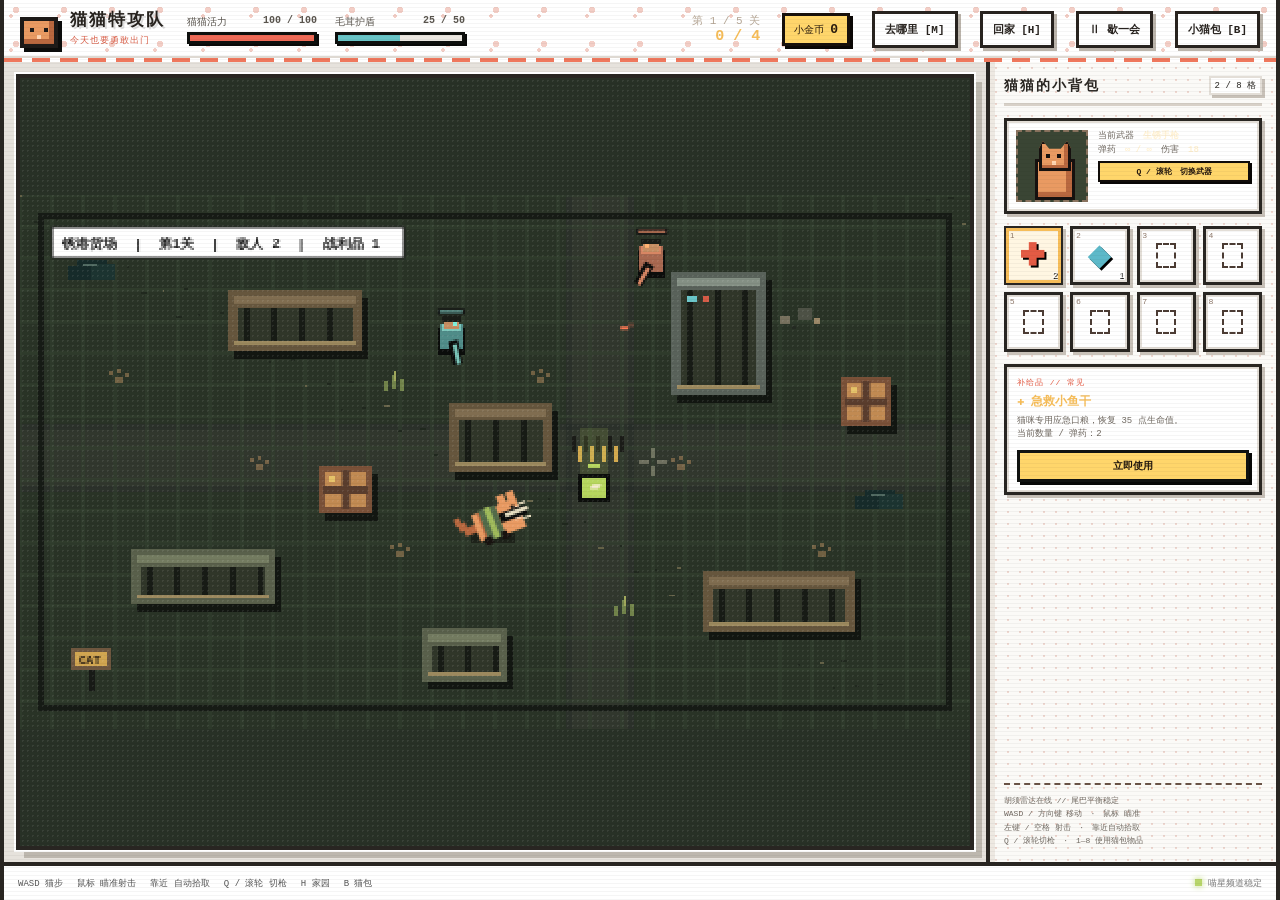
<file: game-demo.html>
<!doctype html>
<html lang="zh-CN">
<head>
  <meta charset="utf-8">
  <meta name="viewport" content="width=device-width,initial-scale=1,maximum-scale=1,user-scalable=no">
  <title>猫猫特攻队：像素对决</title>
  <style>
    :root{--ink:#1d1a18;--panel:#332d2a;--panel2:#443a35;--cream:#fff1d2;--lime:#b8d66a;--red:#ef6a57;--blue:#68c4c7;--gold:#f6bd59;--line:#100e0d;--muted:#b6a796;--peach:#e99a62;--fur:#e99a62;--fur-dark:#b9683f;--fur-light:#ffd5b2}
    *{box-sizing:border-box}html,body{margin:0;min-height:100%;background:#171210;color:var(--cream);font-family:"Courier New",monospace;overflow:hidden;image-rendering:pixelated}
    body:before{content:"";position:fixed;inset:0;pointer-events:none;z-index:20;background:repeating-linear-gradient(0deg,rgba(0,0,0,.04) 0,rgba(0,0,0,.04) 1px,transparent 1px,transparent 4px);mix-blend-mode:multiply}
    .shell{height:100dvh;display:grid;grid-template-rows:auto 1fr auto;max-width:1440px;margin:auto;background:#211b18;border-inline:4px solid #0d0a09;box-shadow:0 0 60px #000}
    header{min-height:62px;display:flex;align-items:center;gap:22px;padding:8px 16px;border-bottom:4px solid var(--line);background:linear-gradient(90deg,#3b302b,#2b2823);box-shadow:inset 0 -2px #655044;position:relative}
    header:after{content:"";position:absolute;left:0;right:0;bottom:-4px;height:4px;background:repeating-linear-gradient(90deg,var(--gold) 0 18px,#171310 18px 28px)}
    .brand{display:flex;align-items:center;gap:12px;white-space:nowrap}.brand-mark{width:38px;height:31px;background:var(--fur);border:4px solid var(--ink);box-shadow:inset -5px -5px var(--fur-dark),4px 4px 0 #0b0c0b;position:relative;margin-top:6px}.brand-mark:before,.brand-mark:after{content:"";position:absolute;width:11px;height:11px;background:var(--fur);border:4px solid var(--ink);top:-12px;z-index:-1}.brand-mark:before{left:-4px;transform:skew(12deg)}.brand-mark:after{right:-4px;transform:skew(-12deg)}.brand-mark i{position:absolute;left:6px;top:7px;width:4px;height:4px;background:var(--ink);box-shadow:14px 0 var(--ink),7px 7px var(--fur-light)}
    h1{font-size:17px;line-height:1;margin:0;letter-spacing:2px;color:#fff2d6;text-shadow:2px 2px #0b0c0b}.tag{font-size:9px;color:var(--gold);letter-spacing:1px;margin-top:5px}
    .stats{display:flex;gap:18px;align-items:center;flex:1}.stat{min-width:130px}.stat-row{font-size:10px;display:flex;justify-content:space-between;margin-bottom:3px;color:#b9bea9}.meter{height:12px;border:3px solid #0d0f0d;background:#121412;box-shadow:2px 2px #080908}.fill{height:100%;transition:width .2s}.fill.hp{background:var(--red)}.fill.armor{background:var(--blue)}
    .round{font-size:11px;color:var(--muted);text-align:right}.round b{display:block;color:var(--gold);font-size:15px}.coin-pill{font-size:10px;color:#281a0d;background:var(--gold);border:3px solid #17100b;padding:6px 9px;box-shadow:3px 3px #0a0705;white-space:nowrap}.coin-pill b{font-size:13px}.icon-btn{font:700 11px "Courier New";color:var(--cream);background:#51433b;border:3px solid #130f0d;box-shadow:3px 3px #090706;padding:8px 10px;cursor:pointer}.icon-btn:hover{background:#6a5041;color:#fff}.icon-btn:active{translate:2px 2px;box-shadow:1px 1px #090a09}
    main{min-height:0;display:grid;grid-template-columns:minmax(0,1fr) 290px;gap:0}.arena-wrap{position:relative;min-width:0;background:#120f0d;padding:12px;display:grid;place-items:center}.canvas-frame{position:relative;width:100%;height:100%;border:4px solid #0d0a08;box-shadow:0 0 0 2px #705347,8px 8px 0 #080605;overflow:hidden;background:#283126}
    canvas{display:block;width:100%;height:100%;object-fit:contain;cursor:crosshair}.grain{position:absolute;inset:0;pointer-events:none;opacity:.08;background-image:radial-gradient(#fff 1px,transparent 1px);background-size:5px 5px}
    .message{position:absolute;left:50%;top:15%;translate:-50% 0;padding:8px 14px;background:#11170fd9;border:3px solid var(--lime);box-shadow:5px 5px #080908;font-weight:bold;font-size:12px;letter-spacing:1px;opacity:0;transform:translateY(-8px);transition:.15s;pointer-events:none}.message.show{opacity:1;transform:none}
    .prompt{position:absolute;left:50%;bottom:24px;translate:-50%;font-size:11px;font-weight:900;color:#171310;background:#fff8cf;border:3px solid #171310;padding:8px 12px;display:none;white-space:nowrap;box-shadow:4px 4px #ef785d;text-shadow:none}.prompt.show{display:block}.key{color:#111;background:var(--cream);padding:1px 4px;border:2px solid #111;box-shadow:1px 1px #777;font-weight:bold}
    aside{min-height:0;background:#2b2420;border-left:4px solid #0f0c0b;padding:14px;display:flex;flex-direction:column;gap:12px;box-shadow:inset 5px 0 #46372f}.panel-head{display:flex;justify-content:space-between;align-items:end;border-bottom:3px solid #715342;padding-bottom:8px}.panel-head h2{font-size:14px;margin:0;letter-spacing:2px;color:#ffe6b8}.weight{font-size:9px;color:var(--muted);background:#17120f;padding:3px 6px}
    .paperdoll{display:grid;grid-template-columns:72px 1fr;gap:10px;background:#1c1714;border:3px solid #0c0908;padding:9px;box-shadow:inset 0 0 0 2px #58443a}.avatar{height:72px;position:relative;background:#3a4534;border:2px dashed #8a735f;overflow:hidden}.avatar:before{content:"";position:absolute;width:34px;height:35px;left:17px;top:27px;background:var(--fur);border:3px solid #16110f;box-shadow:inset -6px -5px var(--fur-dark)}.avatar:after{content:"";position:absolute;width:26px;height:24px;left:21px;top:9px;background:var(--fur);border:3px solid #16110f;box-shadow:inset -4px -3px var(--fur-dark);clip-path:polygon(0 25%,12% 0,32% 26%,68% 26%,88% 0,100% 25%,100% 100%,0 100%)}.avatar i{position:absolute;z-index:3;width:4px;height:4px;background:#17110e;left:28px;top:22px;box-shadow:11px 0 #17110e,6px 7px var(--fur-light)}.loadout{font-size:9px;color:#b6a798;line-height:1.55}.loadout b{color:var(--cream)}.switch-weapon{margin-top:3px;width:100%;font:700 8px "Courier New";color:#24170e;background:var(--gold);border:2px solid #100c09;padding:3px;cursor:pointer;box-shadow:2px 2px #080605}.switch-weapon:active{translate:1px 1px;box-shadow:1px 1px #080605}
    .inventory{display:grid;grid-template-columns:repeat(4,1fr);gap:7px}.slot{aspect-ratio:1;position:relative;background:#191512;border:3px solid #0b0908;box-shadow:inset 0 0 0 2px #554238,3px 3px #100c0a;cursor:pointer;display:grid;place-items:center;transition:filter .1s,transform .1s}.slot:hover{filter:brightness(1.3);transform:translateY(-2px)}.slot.selected{outline:3px solid var(--gold);outline-offset:-5px;background:#2c211a}.slot.equipped:before{content:"ON";position:absolute;right:2px;top:2px;background:var(--lime);color:#14200e;font-size:7px;padding:1px 2px;z-index:2}.slot.empty:after{content:"";width:40%;height:40%;border:2px dashed #4c3c34}.slot-key{position:absolute;left:3px;top:2px;color:#8d7768;font-size:8px}.slot-count{position:absolute;right:3px;bottom:2px;font-size:9px;color:#fff;text-shadow:1px 1px #000}.pixel-icon{width:30px;height:30px;position:relative;display:grid;place-items:center;font-size:25px;filter:drop-shadow(2px 2px #000)}
    .item-card{min-height:88px;background:#191411;border:3px solid #0b0908;padding:10px;position:relative;box-shadow:inset 0 0 0 2px #3e3029}.item-card .rarity{font-size:8px;color:var(--lime);letter-spacing:1px}.item-card h3{font-size:12px;margin:5px 0;color:var(--gold)}.item-card p{font-size:9px;line-height:1.5;color:#b3a395;margin:0 0 8px}.use-btn{width:100%;font:700 10px "Courier New";background:var(--gold);border:3px solid #101210;box-shadow:3px 3px #070807;padding:6px;color:#21170e;cursor:pointer}.use-btn:disabled{background:#50443d;color:#28211d}.tips{margin-top:auto;border-top:2px dashed #6b5447;padding-top:9px;font-size:8px;line-height:1.7;color:#aa988a}
    footer{min-height:38px;background:#171a16;border-top:4px solid #090b09;display:flex;align-items:center;justify-content:space-between;padding:6px 14px;font-size:9px;color:#7f887a}.controls span{margin-right:14px;color:#b5bda9}.status-dot{display:inline-block;width:7px;height:7px;background:var(--lime);margin-right:6px;box-shadow:0 0 6px var(--lime)}
    .overlay{position:fixed;inset:0;background:#0a0c09e8;z-index:15;display:none;place-items:center}.overlay.show{display:grid}.modal{width:min(420px,90vw);text-align:center;background:#242a22;border:4px solid #080a08;box-shadow:0 0 0 3px #58634f,10px 10px #060706;padding:28px}.modal .big{font-size:26px;color:var(--gold);letter-spacing:4px;text-shadow:3px 3px #000}.modal p{font-size:11px;color:#aab2a3;line-height:1.8}.modal button{font:700 12px "Courier New";padding:10px 22px;background:var(--lime);border:3px solid #080a08;box-shadow:4px 4px #000;cursor:pointer}
    .home-overlay{position:fixed;inset:0;z-index:18;background:#100c0bea;display:none;place-items:center;padding:22px}.home-overlay.show{display:grid}.home-window{width:min(1080px,96vw);height:min(720px,94vh);background:#2b211c;border:5px solid #0c0908;box-shadow:0 0 0 3px #83614b,14px 14px #070504;display:grid;grid-template-rows:auto 1fr;overflow:hidden}.home-head{display:flex;align-items:center;gap:14px;padding:11px 16px;background:#4a3529;border-bottom:4px solid #130e0b}.home-head h2{margin:0;font-size:18px;letter-spacing:3px;color:#ffe8bd}.home-head p{margin:0;color:#c9aa91;font-size:9px;flex:1}.home-balance{color:#2a1909;background:var(--gold);border:3px solid #1b1009;padding:7px 12px;font-size:11px}.home-close{font:700 11px "Courier New";color:#fff0d1;background:#7c4937;border:3px solid #160e0a;box-shadow:3px 3px #0a0705;padding:8px 12px;cursor:pointer}
    .home-content{display:grid;grid-template-columns:minmax(440px,1.2fr) minmax(350px,.8fr);min-height:0}.room-wrap{padding:18px;background:#1b1512}.room-label{display:flex;justify-content:space-between;font-size:9px;color:#bca18e;margin-bottom:8px}.room-scene{height:100%;min-height:420px;position:relative;overflow:hidden;border:4px solid #0d0907;background:linear-gradient(#94745e 0 57%,#6b4a35 57%);box-shadow:inset 0 0 0 3px #b48b6c}.room-scene:before{content:"";position:absolute;left:0;right:0;top:57%;height:43%;background:repeating-linear-gradient(90deg,#694831 0 42px,#583b2b 42px 45px);border-top:6px solid #3d2a20}.room-scene:after{content:"";position:absolute;inset:0;background:repeating-linear-gradient(0deg,transparent 0 7px,#0000000c 7px 8px);pointer-events:none;z-index:10}
    .room-windowpane{position:absolute;left:8%;top:9%;width:29%;height:33%;background:#75a6a8;border:8px solid #4d3328;box-shadow:inset 0 0 0 4px #d9c39f,5px 5px #3b291f}.room-windowpane:before{content:"";position:absolute;left:50%;top:0;bottom:0;border-left:4px solid #4d3328}.room-windowpane:after{content:"";position:absolute;left:0;right:0;top:50%;border-top:4px solid #4d3328}.curtain{position:absolute;left:5%;top:6%;width:35%;height:40%;border-inline:20px solid #b65f4d;border-top:8px solid #5f382e;z-index:2;filter:drop-shadow(3px 3px #37251e)}
    .shelf{position:absolute;left:47%;top:12%;width:24%;height:8px;background:#563728;border:3px solid #291b15;box-shadow:4px 5px #3a271e}.shelf:before{content:"";position:absolute;width:15px;height:24px;background:#8bb26d;left:12px;bottom:5px;border:3px solid #2c3d24;box-shadow:23px 6px 0 #d08c54,26px 3px 0 #5c3527}.shelf:after{content:"";position:absolute;width:9px;height:19px;background:#68a6a3;right:22px;bottom:5px;border:3px solid #273f3e}
    .bed{--bed:#80533b;--blanket:#718d60;position:absolute;left:5%;bottom:7%;width:39%;height:26%;background:var(--bed);border:5px solid #2a1c16;box-shadow:7px 7px #39261e;z-index:3}.bed:before{content:"";position:absolute;left:9%;right:5%;top:13%;bottom:11%;background:var(--blanket);border:4px solid #30231c;box-shadow:inset 0 -13px #0000001f}.bed:after{content:"";position:absolute;left:10%;top:17%;width:25%;height:35%;background:#f4dfbb;border:3px solid #47372b}.bed-post{position:absolute;left:-8px;right:-8px;top:-34px;height:38px;border-left:12px solid var(--bed);border-right:12px solid var(--bed);filter:drop-shadow(0 0 2px #2a1c16)}
    .wardrobe{--wardrobe:#76503b;position:absolute;right:5%;top:8%;width:22%;height:46%;background:var(--wardrobe);border:6px solid #2a1b15;box-shadow:7px 7px #3a271e;z-index:3}.wardrobe:before{content:"";position:absolute;left:50%;top:4%;bottom:4%;border-left:4px solid #35231b}.wardrobe:after{content:"";position:absolute;left:40%;top:50%;width:5px;height:5px;background:var(--gold);box-shadow:17px 0 var(--gold)}.wardrobe-top{position:absolute;left:-9px;right:-9px;top:-12px;height:12px;background:var(--wardrobe);border:4px solid #2a1b15}
    .rug{--rug:#c56f55;position:absolute;left:40%;bottom:8%;width:34%;height:23%;background:var(--rug);border:5px solid #412820;box-shadow:inset 0 0 0 6px #f2c26a;z-index:2;transform:skewX(-5deg)}.rug:after{content:"";position:absolute;inset:22%;border:4px dashed #ffe2a1}
    .lamp{--lamp:#e1b65b;position:absolute;right:4%;bottom:7%;width:8px;height:32%;background:#3d3027;border:3px solid #17110e;z-index:4}.lamp:before{content:"";position:absolute;left:-17px;top:-24px;width:36px;height:27px;background:var(--lamp);border:4px solid #251a14;clip-path:polygon(18% 0,82% 0,100% 100%,0 100%)}.lamp:after{content:"";position:absolute;left:-14px;bottom:-7px;width:30px;height:8px;background:#4b392c;border:3px solid #17110e}
    .room-cat{position:absolute;left:56%;bottom:19%;width:50px;height:36px;background:var(--fur);border:4px solid #1b120e;box-shadow:inset -8px -6px var(--fur-dark),5px 5px #0005;z-index:5}.room-cat:before{content:"";position:absolute;right:-19px;top:-11px;width:28px;height:28px;background:var(--fur);border:4px solid #1b120e;clip-path:polygon(0 25%,14% 0,34% 24%,68% 24%,88% 0,100% 25%,100% 100%,0 100%)}.room-cat:after{content:"";position:absolute;left:-20px;top:4px;width:23px;height:9px;background:var(--fur-dark);border:4px solid #1b120e;transform:rotate(-24deg);transform-origin:right}.room-cat i{position:absolute;z-index:2;right:-12px;top:0;width:4px;height:4px;background:#18100c;box-shadow:11px 0 #18100c,7px 9px var(--fur-light)}
    .home-shop{min-height:0;background:#30251f;border-left:4px solid #100c09;display:grid;grid-template-rows:auto 1fr}.home-tabs{display:flex;gap:6px;padding:12px;border-bottom:3px solid #654a3b}.home-tab{flex:1;font:700 10px "Courier New";color:#c8ac96;background:#1e1714;border:3px solid #0c0908;padding:9px;cursor:pointer}.home-tab.active{color:#27190e;background:var(--gold)}.shop-scroll{overflow:auto;padding:12px}.shop-grid{display:grid;grid-template-columns:repeat(2,minmax(0,1fr));gap:9px}.shop-section{grid-column:1/-1;font-size:9px;color:#d6b897;border-bottom:2px dashed #745545;padding:7px 2px 4px;letter-spacing:2px}.shop-card{background:#1d1714;border:3px solid #0c0908;box-shadow:inset 0 0 0 2px #4e3b32;padding:9px;color:#f6e6cb;text-align:left;min-height:112px;position:relative}.shop-card.active{outline:3px solid var(--lime);outline-offset:-6px}.shop-card h3{font-size:10px;margin:5px 0;color:#ffdda0}.shop-card p{font-size:8px;line-height:1.5;color:#a99587;margin:0 0 8px}.shop-card button{width:100%;font:700 8px "Courier New";background:var(--gold);border:2px solid #100b08;padding:5px;cursor:pointer}.shop-card button:disabled{background:#574b43;color:#97897e}.cat-swatch{height:42px;background:#3b4937;border:2px solid #17120f;display:grid;place-items:center}.mini-cat{width:35px;height:27px;background:var(--c);border:3px solid #18110e;box-shadow:inset -6px -4px var(--cd);position:relative}.mini-cat:before{content:"";position:absolute;right:-9px;top:-7px;width:19px;height:19px;background:var(--c);border:3px solid #18110e;clip-path:polygon(0 28%,15% 0,36% 27%,68% 27%,88% 0,100% 28%,100% 100%,0 100%)}.furniture-swatch{height:34px;border:2px solid #15100d;background:linear-gradient(135deg,var(--a),var(--b));position:relative}.furniture-swatch:after{content:"";position:absolute;inset:8px;border:3px solid #ffffff55}.home-notice{grid-column:1/-1;min-height:20px;color:var(--gold);font-size:9px;text-align:center;padding-top:4px}
    .map-overlay{position:fixed;inset:0;z-index:19;background:#f2eee8eb;display:none;place-items:center}.map-overlay.show{display:grid}.map-modal{width:min(840px,92vw);background:#fff;border:4px solid #211e1b;box-shadow:12px 12px #c9c2b9;padding:22px;color:#2a2723}.map-modal h2{margin:0 0 5px;font-size:20px}.map-modal>p{font-size:9px;color:#777067;margin:0 0 18px}.map-grid{display:grid;grid-template-columns:repeat(3,1fr);gap:13px}.map-card{background:#faf8f4;border:3px solid #24211d;padding:8px;text-align:left;box-shadow:4px 4px #dad4cc}.map-card.active{outline:4px solid #ef785d;outline-offset:-7px}.map-preview{height:92px;background:linear-gradient(135deg,var(--m1),var(--m2));border:3px solid #24211d;position:relative;overflow:hidden}.map-preview:after{content:"";position:absolute;inset:12px;background:repeating-linear-gradient(90deg,#ffffff33 0 12px,#00000018 12px 15px);border:3px solid #ffffff66}.map-card h3{font-size:12px;margin:9px 0 4px}.map-card p{font-size:8px;color:#777;min-height:25px}.map-card button,.map-close{width:100%;font:700 9px "Courier New";padding:7px;background:#ef785d;border:3px solid #211e1b;cursor:pointer}.map-close{margin-top:14px;background:#fff;width:auto}.buff-hud{position:absolute;left:15px;bottom:14px;display:flex;gap:5px;pointer-events:none}.buff-chip{display:none;background:#fff;color:#222;border:2px solid #222;padding:4px 6px;font-size:8px;box-shadow:2px 2px #222}.buff-chip.show{display:block}
    /* light command-console theme */
    html,body{background:#e8e5df;color:#292622;font-family:"Microsoft YaHei","Courier New",monospace}.shell{background:#f7f5f0;border-color:#292622}.shell header{background-color:#fff;background-image:radial-gradient(circle at 12px 10px,#f3cec6 0 3px,transparent 3px),radial-gradient(circle at 7px 16px,#f3cec6 0 2px,transparent 2px);background-size:48px 34px;border-color:#292622;box-shadow:inset 0 -2px #ded9d2}.shell header:after{background:repeating-linear-gradient(90deg,#ef785d 0 18px,#fff 18px 28px)}h1{color:#27231f;text-shadow:2px 2px #ddd}.tag{color:#d95e47}.stat-row{color:#59544d}.meter{background:#ebe7e1}.icon-btn{color:#28231f;background:#fff;border-color:#28231f;box-shadow:3px 3px #bbb4ab}.icon-btn:hover{background:#fff1ec;color:#222}.coin-pill{background:#ffd66b}.arena-wrap{background:#e6e2dc}.canvas-frame{border-color:#292622;box-shadow:0 0 0 2px #fff,8px 8px #bdb7ae}aside{background-color:#fbfaf7;background-image:radial-gradient(#efd8d0 1px,transparent 1px);background-size:12px 12px;border-color:#292622;box-shadow:inset 5px 0 #eee9e2}.panel-head{border-color:#d8d1c8}.panel-head h2{color:#2a2723}.weight,.paperdoll,.item-card,.slot{background:#fff;color:#292622;border-color:#292622;box-shadow:inset 0 0 0 2px #e3ded7,3px 3px #c8c1b8}.loadout,.item-card p,.tips{color:#6f6860}.slot.selected{background:#fff6e2}.switch-weapon,.use-btn{background:#ffd66b}footer{background:#fff;border-color:#292622;color:#777}.controls span{color:#555}.overlay{background:#f3f0eceb}.modal{background:#fff;color:#222;border-color:#222;box-shadow:0 0 0 3px #ddd,10px 10px #aaa}.home-overlay{background:#efebe6ed}.home-window{background:#fff;border-color:#24211d;box-shadow:0 0 0 3px #d2cbc2,14px 14px #aaa}.home-head{background:#fff;border-color:#24211d}.home-head h2{color:#26221e}.home-head p{color:#777}.home-content,.room-wrap{background:#f5f2ed}.home-shop{background:#fff;border-color:#24211d}.home-tabs{border-color:#d7d0c7}.home-tab{background:#f0ede8;color:#4e4943;border-color:#24211d}.home-tab.active{background:#ffd66b}.shop-card{background:#fff;color:#222;border-color:#24211d;box-shadow:inset 0 0 0 2px #e9e4de}.shop-card h3{color:#302923}.shop-card p{color:#777}.shop-section{color:#555;border-color:#bbb}.shop-card button{background:#ffd66b}.home-notice{color:#cf5a43}.market-icon{height:38px;display:grid;place-items:center;background:#f3f0eb;border:2px solid #292622;color:var(--c);font-size:22px}
    .touch-controls{display:none;position:absolute;inset:0;pointer-events:none}.stick,.shoot-touch{position:absolute;pointer-events:auto;touch-action:none;user-select:none}.stick{left:18px;bottom:18px;width:86px;height:86px;border:3px solid #dce5c955;border-radius:50%;background:#12161166}.knob{position:absolute;width:36px;height:36px;border:3px solid #111;border-radius:50%;background:#b6d65ecc;left:22px;top:22px}.shoot-touch{right:20px;bottom:20px;width:68px;height:68px;border-radius:50%;border:4px solid #220f0b;background:#e45b44cc;color:white;font:700 10px "Courier New"}
    @media(max-width:800px){.shell{grid-template-rows:auto 1fr}.brand .tag,.round,footer{display:none}header{min-height:50px;padding:6px 9px;gap:7px}.brand-mark{width:26px;height:26px}.brand h1{font-size:11px}.stats{gap:5px}.stat{min-width:60px}.stat-row{font-size:8px}.meter{height:9px;border-width:2px}.coin-pill{padding:4px;font-size:8px}.home-btn-label{display:none}main{display:block;position:relative}.arena-wrap{height:100%;padding:5px}.canvas-frame{box-shadow:none}.touch-controls{display:block}aside{position:absolute;z-index:10;right:8px;top:8px;width:260px;max-height:calc(100% - 16px);display:none;border:3px solid #0b0d0b;overflow:auto}aside.open{display:flex}.icon-btn{padding:6px}.message{top:10%;font-size:9px}.prompt{bottom:112px}.home-overlay{padding:5px}.home-window{width:98vw;height:98vh}.home-head p{display:none}.home-content{display:block;overflow:auto}.room-wrap{height:330px;padding:8px}.room-scene{min-height:285px}.home-shop{border-left:0;border-top:4px solid #100c09}.shop-grid{grid-template-columns:repeat(2,1fr)}}
    @media(max-width:800px){.map-modal{max-height:95vh;overflow:auto}.map-grid{grid-template-columns:1fr}.map-preview{height:55px}.map-card p{min-height:0}.home-tab{font-size:8px;padding:7px 3px}}
  </style>
</head>
<body>
  <div class="shell">
    <header>
      <div class="brand"><div class="brand-mark"><i></i></div><div><h1>猫猫特攻队</h1><div class="tag">今天也要勇敢出门</div></div></div>
      <div class="stats">
        <div class="stat"><div class="stat-row"><span>猫猫活力</span><b id="hpText">100 / 100</b></div><div class="meter"><div class="fill hp" id="hpBar" style="width:100%"></div></div></div>
        <div class="stat"><div class="stat-row"><span>毛茸护盾</span><b id="armorText">25 / 50</b></div><div class="meter"><div class="fill armor" id="armorBar" style="width:50%"></div></div></div>
      </div>
      <div class="round">第 <span id="levelText">1</span> / 5 关 <b><span id="kills">0</span> / <span id="goalText">4</span></b></div>
      <div class="coin-pill">小金币 <b id="coinText">0</b></div>
      <button class="icon-btn" id="mapBtn">去哪里 [M]</button>
      <button class="icon-btn" id="homeBtn"><span class="home-btn-label">回家 </span>[H]</button>
      <button class="icon-btn" id="pauseBtn">Ⅱ 歇一会</button>
      <button class="icon-btn" id="bagBtn">小猫包 [B]</button>
    </header>
    <main>
      <section class="arena-wrap">
        <div class="canvas-frame">
          <canvas id="game" width="960" height="540" aria-label="像素射击游戏战场"></canvas>
          <div class="grain"></div>
          <div class="message" id="message">获得物品</div>
          <div class="prompt" id="prompt">凑近一点，猫猫会自己叼起来</div>
          <div class="buff-hud"><div class="buff-chip" id="damageBuff">吃饱啦：爪力提升</div><div class="buff-chip" id="speedBuff">小鱼干能量：跑得更快</div></div>
          <div class="touch-controls">
            <div class="stick" id="stick"><div class="knob" id="knob"></div></div>
            <button class="shoot-touch" id="shootTouch">开火</button>
          </div>
        </div>
      </section>
      <aside id="inventoryPanel">
        <div class="panel-head"><h2>猫猫的小背包</h2><div class="weight"><span id="usedSlots">2</span> / 8 格</div></div>
        <div class="paperdoll"><div class="avatar"><i></i></div><div class="loadout">当前武器　<b id="weaponName">生锈手枪</b><br>弹药　<b><span id="ammoText">12</span> / ∞</b>　伤害　<b id="damageText">18</b><button class="switch-weapon" id="switchBtn">Q / 滚轮　切换武器</button></div></div>
        <div class="inventory" id="inventory"></div>
        <div class="item-card" id="itemCard"><div class="rarity">选择一个物品</div><h3>— 空槽位 —</h3><p>靠近战场掉落物即可自动放入猫包。</p><button class="use-btn" id="useBtn" disabled>使用 / 装备</button></div>
        <div class="tips">胡须雷达在线 // 尾巴平衡稳定<br>WASD / 方向键 移动　·　鼠标 瞄准<br>左键 / 空格 射击　·　靠近自动拾取<br>Q / 滚轮切枪　·　1—8 使用猫包物品</div>
      </aside>
    </main>
    <footer><div class="controls"><span>WASD 猫步</span><span>鼠标 瞄准射击</span><span>靠近 自动拾取</span><span>Q / 滚轮 切枪</span><span>H 家园</span><span>B 猫包</span></div><div><i class="status-dot"></i>喵星频道稳定</div></footer>
  </div>
  <div class="overlay" id="overlay"><div class="modal"><div class="big" id="resultTitle">战斗暂停</div><p id="resultText">喘口气。背包和战场状态已保留。</p><button id="resumeBtn">继续战斗</button></div></div>
  <div class="home-overlay" id="homeOverlay">
    <section class="home-window">
      <div class="home-head"><h2>猫猫的温暖小家</h2><p>把冒险带回来的宝贝换成新朋友和漂亮家具吧</p><div class="home-balance">小金币 <b id="homeCoins">0</b></div><button class="home-close" id="homeClose">继续冒险 [H]</button></div>
      <div class="home-content">
        <div class="room-wrap"><div class="room-label"><span>ROOM // 甜爪基地</span><span id="roomCatName">橘猫队长</span></div><div class="room-scene" id="roomScene"><div class="room-windowpane"></div><div class="curtain"></div><div class="shelf"></div><div class="bed"><i class="bed-post"></i></div><div class="wardrobe"><i class="wardrobe-top"></i></div><div class="rug"></div><div class="lamp"></div><div class="room-cat"><i></i></div></div></div>
        <div class="home-shop"><div class="home-tabs"><button class="home-tab active" data-tab="cats">猫咪伙伴</button><button class="home-tab" data-tab="furniture">家具工坊</button><button class="home-tab" data-tab="market">家园商城</button></div><div class="shop-scroll"><div class="shop-grid" id="homeGrid"></div></div></div>
      </div>
    </section>
  </div>
  <div class="map-overlay" id="mapOverlay"><section class="map-modal"><h2>今天想去哪里冒险？</h2><p>换个地点会重新开始冒险，但家里的宝贝都会好好保存。</p><div class="map-grid" id="mapGrid"></div><button class="map-close" id="mapClose">猫猫再想想</button></section></div>
  <script>
    const canvas=document.getElementById('game'),ctx=canvas.getContext('2d');
    canvas.width=480; canvas.height=270; ctx.imageSmoothingEnabled=false;
    const W=480,H=270,$=id=>document.getElementById(id);
    const ui={hp:$('hpText'),hpBar:$('hpBar'),armor:$('armorText'),armorBar:$('armorBar'),kills:$('kills'),level:$('levelText'),goal:$('goalText'),ammo:$('ammoText'),weapon:$('weaponName'),damage:$('damageText'),slots:$('usedSlots'),inventory:$('inventory'),card:$('itemCard'),use:$('useBtn'),message:$('message'),prompt:$('prompt'),panel:$('inventoryPanel'),overlay:$('overlay'),title:$('resultTitle'),result:$('resultText'),resume:$('resumeBtn'),coin:$('coinText'),home:$('homeOverlay'),homeCoins:$('homeCoins'),homeGrid:$('homeGrid'),room:$('roomScene'),mapOverlay:$('mapOverlay'),mapGrid:$('mapGrid'),damageBuff:$('damageBuff'),speedBuff:$('speedBuff')};
    const COLORS={ink:'#121612',cream:'#e8dfc2',red:'#e45b44',lime:'#b6d65e',blue:'#5db9c9',gold:'#efbd55',ground:'#303a2d'};
    const CATS={
      orange:{name:'橘猫队长',cost:0,fur:'#e99a62',dark:'#b9683f',light:'#ffd5b2',desc:'热情可靠的初始队员。'},
      tuxedo:{name:'燕尾服猫',cost:35,fur:'#292c2c',dark:'#101212',light:'#f4ead6',desc:'穿着永久礼服的潜行专家。'},
      siamese:{name:'暹罗猫',cost:55,fur:'#d9bc8b',dark:'#5b443d',light:'#f0ddbc',desc:'目光锐利的远程侦察员。'},
      calico:{name:'三花猫',cost:80,fur:'#eee0c5',dark:'#c76f44',light:'#fff7df',desc:'带来好运的稀有战术猫。'},
      british:{name:'英短蓝猫',cost:110,fur:'#87939b',dark:'#59636b',light:'#d7e0df',desc:'沉稳结实，最爱柔软沙发。'}
    };
    const FURNITURE={
      bed:[{id:'bed_basic',name:'原木单人床',cost:0,a:'#80533b',b:'#718d60'},{id:'bed_cloud',name:'云朵软床',cost:45,a:'#d7cab6',b:'#8fc4c2'},{id:'bed_royal',name:'皇家猫窝床',cost:95,a:'#7a4667',b:'#e1ae55'}],
      wardrobe:[{id:'wardrobe_basic',name:'橡木衣柜',cost:0,a:'#76503b',b:'#a5744d'},{id:'wardrobe_mint',name:'薄荷储物柜',cost:55,a:'#5f8f80',b:'#9cc6ae'},{id:'wardrobe_salmon',name:'鲑鱼衣橱',cost:105,a:'#a9574c',b:'#e68d68'}],
      rug:[{id:'rug_basic',name:'暖阳地毯',cost:0,a:'#c56f55',b:'#f2c26a'},{id:'rug_ocean',name:'深海鱼纹毯',cost:40,a:'#3e7381',b:'#7fc2c3'},{id:'rug_night',name:'星夜绒毯',cost:85,a:'#403f70',b:'#d7bc61'}],
      lamp:[{id:'lamp_basic',name:'旧式落地灯',cost:0,a:'#e1b65b',b:'#7a5d3a'},{id:'lamp_fish',name:'小鱼夜灯',cost:35,a:'#e77d59',b:'#ffd07a'},{id:'lamp_moon',name:'月球暖灯',cost:75,a:'#9fc7c5',b:'#e8f0c9'}]
    };
    const FURNITURE_LABEL={bed:'床铺',wardrobe:'衣柜',rug:'地毯',lamp:'灯具'};
    const ITEM={
      medkit:{name:'急救小鱼干',icon:'✚',rarity:'补给品 // 常见',desc:'猫咪专用应急口粮，恢复 35 点生命值。',color:'#e45b44',action:'heal'},
      armor:{name:'猫爪护甲片',icon:'◆',rarity:'护具 // 优良',desc:'轻盈不碍猫步，恢复 25 点护甲。',color:'#5db9c9',action:'armor'},
      shotgun:{name:'短管霰弹枪',icon:'⌐',rarity:'武器 // 稀有',desc:'近距离发射 5 枚弹丸。威力猛烈，但射速较慢。',color:'#efbd55',action:'weapon',damage:10,rate:.65,pellets:5,spread:.28,ammo:20},
      smg:{name:'“胡蜂”冲锋枪',icon:'▰',rarity:'武器 // 优良',desc:'快速倾泻弹药，适合压制移动中的敌人。',color:'#b6d65e',action:'weapon',damage:9,rate:.11,pellets:1,spread:.08,ammo:48},
      rifle:{name:'“鱼骨”步枪',icon:'═',rarity:'武器 // 精良',desc:'精准的中远距离步枪，单发伤害高、散布极低。',color:'#ff9360',action:'weapon',damage:25,rate:.3,pellets:1,spread:.018,ammo:30},
      catfood:{name:'战术猫粮',icon:'▣',rarity:'家园补给 // 增益',desc:'使用后 20 秒内武器伤害提升 30%。',color:'#ef785d',action:'buffDamage',homeSupply:true},
      fishsnack:{name:'能量小鱼干',icon:'><',rarity:'家园补给 // 增益',desc:'使用后 20 秒内移动速度提升 35%。',color:'#58a9b6',action:'buffSpeed',homeSupply:true}
    };
    const MATERIALS={yarn:{name:'旧毛线团',icon:'●',price:8,color:'#df6f72',desc:'家园工坊常用软材料。'},gear:{name:'发条零件',icon:'✣',price:14,color:'#77858c',desc:'稀有机械收藏品。'},catnip:{name:'野生猫薄荷',icon:'♣',price:11,color:'#67a367',desc:'带着清新的野外气味。'},collar:{name:'古董项圈',icon:'◇',price:22,color:'#d9a849',desc:'商人高价收购的收藏品。'}};
    const MAPS={
      yard:{name:'锈港货场',desc:'掩体密集，适合近距离交火。',colors:['#293326','#4e6547'],base:'#293326',path:'#31372d',grid:'#354330',obstacles:[{x:105,y:48,w:68,h:31,kind:'fence'},{x:329,y:39,w:48,h:62,kind:'tower'},{x:217,y:105,w:52,h:35,kind:'crate'},{x:56,y:179,w:73,h:28,kind:'fence'},{x:345,y:190,w:77,h:31,kind:'fence'},{x:203,y:219,w:43,h:27,kind:'crate'},{x:415,y:92,w:25,h:25,kind:'supply'},{x:151,y:137,w:27,h:24,kind:'supply'}],props:[{x:32,y:39,t:'puddle'},{x:430,y:155,t:'puddle'},{x:188,y:91,t:'grass'},{x:304,y:205,t:'grass'},{x:392,y:61,t:'rubble'},{x:35,y:232,t:'sign'}]},
      harbor:{name:'潮汐码头',desc:'开阔通道与集装箱形成长射线。',colors:['#52777c','#253f49'],base:'#38565a',path:'#49686b',grid:'#5b7775',obstacles:[{x:55,y:42,w:95,h:25,kind:'fence'},{x:210,y:35,w:28,h:75,kind:'tower'},{x:325,y:55,w:100,h:26,kind:'fence'},{x:105,y:155,w:36,h:70,kind:'tower'},{x:237,y:177,w:78,h:28,kind:'fence'},{x:384,y:170,w:35,h:35,kind:'supply'}],props:[{x:30,y:100,t:'puddle'},{x:180,y:220,t:'puddle'},{x:445,y:130,t:'puddle'},{x:280,y:75,t:'rubble'},{x:42,y:230,t:'sign'}]},
      snow:{name:'白霜研究所',desc:'冰冷明亮的设施，掩体间距均衡。',colors:['#d7e4e2','#90b6bd'],base:'#b7cecc',path:'#d4ded9',grid:'#91aaa9',obstacles:[{x:76,y:45,w:48,h:48,kind:'tower'},{x:188,y:60,w:96,h:24,kind:'fence'},{x:360,y:42,w:45,h:65,kind:'tower'},{x:50,y:185,w:100,h:25,kind:'fence'},{x:235,y:160,w:43,h:43,kind:'supply'},{x:344,y:195,w:80,h:25,kind:'fence'}],props:[{x:30,y:120,t:'puddle'},{x:315,y:115,t:'rubble'},{x:175,y:205,t:'grass'},{x:440,y:235,t:'sign'}]}
    };
    let currentMap='yard',obstacles=MAPS.yard.obstacles,mapProps=MAPS.yard.props;
    const ENEMY_TYPES={
      grunt:{name:'巡逻兵',hp:44,speed:37,rate:.85,dmg:10,bullet:130,range:110,r:8,color:'#a86850',accent:'#d88663'},
      scout:{name:'疾跑兵',hp:28,speed:58,rate:.62,dmg:7,bullet:155,range:82,r:7,color:'#4f8c88',accent:'#79c5b9'},
      heavy:{name:'铁甲兵',hp:92,speed:25,rate:1.12,dmg:18,bullet:120,range:95,r:11,color:'#8e4336',accent:'#d15a45'},
      sniper:{name:'长耳狙击手',hp:36,speed:29,rate:1.65,dmg:23,bullet:215,range:175,r:8,color:'#66527d',accent:'#a487bd'},
      raider:{name:'双枪掠夺者',hp:55,speed:44,rate:.42,dmg:6,bullet:145,range:120,r:9,color:'#9b713b',accent:'#e2ad55'},
      boss:{name:'废土首领',hp:190,speed:23,rate:.5,dmg:14,bullet:170,range:125,r:14,color:'#7b3030',accent:'#f0bd50'}
    };
    const LEVELS=[{name:'热身巡逻',goal:4,types:['grunt','scout']},{name:'码头围攻',goal:5,types:['grunt','scout','raider']},{name:'铁甲小队',goal:6,types:['grunt','heavy','raider']},{name:'远程封锁',goal:7,types:['scout','sniper','heavy','raider']},{name:'首领来袭',goal:8,types:['heavy','sniper','raider','boss']}];
    let keys={},mouse={x:320,y:135,down:false},touchMove={x:0,y:0},touchFire=false,paused=false,ended=false,last=0,elapsed=0,shake=0,selected=0,totalSpawned=0,kills=0,level=0,advancing=false,homeOpen=false,homeTab='cats';
    let player,bullets,enemies,drops,coinDrops,homeDrops,particles,inventory,coins=0,unlockedCats=['orange'],selectedCat='orange',ownedFurniture=['bed_basic','wardrobe_basic','rug_basic','lamp_basic'],equippedFurniture={bed:'bed_basic',wardrobe:'wardrobe_basic',rug:'rug_basic',lamp:'lamp_basic'},materials={yarn:0,gear:0,catnip:0,collar:0},supplies={catfood:0,fishsnack:0};

    function reset(){
      player={x:238,y:166,r:8,hp:100,armor:25,angle:0,speed:82,cool:0,flash:0,weapon:'pistol',weaponSlot:-1,damageBuff:0,speedBuff:0};
      const supplyItems=[];Object.entries(supplies).forEach(([type,count])=>{if(count>0)supplyItems.push({type,count})});
      bullets=[];enemies=[];drops=[];coinDrops=[];homeDrops=[];particles=[];inventory=[{type:'medkit',count:2},{type:'armor',count:1},...supplyItems,null,null,null,null,null,null].slice(0,8);
      totalSpawned=0;kills=0;level=0;advancing=false;elapsed=0;shake=0;selected=0;paused=false;ended=false;homeOpen=false;ui.overlay.classList.remove('show');ui.home.classList.remove('show');ui.level.textContent=1;ui.goal.textContent=LEVELS[0].goal;ui.kills.textContent=0;
      spawnEnemy();spawnEnemy();spawnDrop(290,147,'smg');renderInventory();syncUI();
    }
    function loadProgress(){
      try{const d=JSON.parse(localStorage.getItem('whiskerHome')||'{}');coins=Number.isFinite(d.coins)?d.coins:0;unlockedCats=Array.isArray(d.cats)&&d.cats.length?d.cats.filter(id=>CATS[id]):['orange'];selectedCat=unlockedCats.includes(d.selectedCat)?d.selectedCat:'orange';ownedFurniture=Array.isArray(d.furniture)?d.furniture:['bed_basic','wardrobe_basic','rug_basic','lamp_basic'];equippedFurniture={...equippedFurniture,...(d.equipped||{})};materials={...materials,...(d.materials||{})};supplies={...supplies,...(d.supplies||{})};currentMap=MAPS[d.map]?d.map:'yard';obstacles=MAPS[currentMap].obstacles;mapProps=MAPS[currentMap].props}catch(e){}
      ['bed_basic','wardrobe_basic','rug_basic','lamp_basic'].forEach(id=>{if(!ownedFurniture.includes(id))ownedFurniture.push(id)});applyCat();updateCoins();
    }
    function saveProgress(){try{localStorage.setItem('whiskerHome',JSON.stringify({coins,cats:unlockedCats,selectedCat,furniture:ownedFurniture,equipped:equippedFurniture,materials,supplies,map:currentMap}))}catch(e){}}
    function updateCoins(){ui.coin.textContent=coins;ui.homeCoins.textContent=coins}
    function applyCat(){const c=CATS[selectedCat]||CATS.orange;document.documentElement.style.setProperty('--fur',c.fur);document.documentElement.style.setProperty('--fur-dark',c.dark);document.documentElement.style.setProperty('--fur-light',c.light);$('roomCatName').textContent=c.name}
    function furnitureItem(category,id){return FURNITURE[category].find(v=>v.id===id)||FURNITURE[category][0]}
    function applyFurniture(){
      const bed=furnitureItem('bed',equippedFurniture.bed),wardrobe=furnitureItem('wardrobe',equippedFurniture.wardrobe),rug=furnitureItem('rug',equippedFurniture.rug),lamp=furnitureItem('lamp',equippedFurniture.lamp);
      ui.room.querySelector('.bed').style.cssText=`--bed:${bed.a};--blanket:${bed.b}`;ui.room.querySelector('.wardrobe').style.setProperty('--wardrobe',wardrobe.a);ui.room.querySelector('.rug').style.setProperty('--rug',rug.a);ui.room.querySelector('.lamp').style.setProperty('--lamp',lamp.a);
    }
    function homeNotice(text){let n=$('homeNotice');if(n)n.textContent=text}
    function renderHome(){
      updateCoins();applyCat();applyFurniture();document.querySelectorAll('.home-tab').forEach(b=>b.classList.toggle('active',b.dataset.tab===homeTab));
      if(homeTab==='cats'){
        ui.homeGrid.innerHTML=Object.entries(CATS).map(([id,c])=>{const owned=unlockedCats.includes(id),active=selectedCat===id;return `<article class="shop-card ${active?'active':''}"><div class="cat-swatch"><div class="mini-cat" style="--c:${c.fur};--cd:${c.dark}"></div></div><h3>${c.name}</h3><p>${c.desc}</p><button data-cat="${id}" ${active?'disabled':''}>${active?'当前出战':owned?'选择出战':`金币 ${c.cost}　兑换`}</button></article>`}).join('')+'<div class="home-notice" id="homeNotice">猫咪品种只改变外观，不影响战斗数值。</div>';
        ui.homeGrid.querySelectorAll('[data-cat]').forEach(b=>b.onclick=()=>chooseCat(b.dataset.cat));
      }else if(homeTab==='furniture'){
        ui.homeGrid.innerHTML=Object.entries(FURNITURE).map(([category,list])=>`<div class="shop-section">${FURNITURE_LABEL[category]}</div>`+list.map(f=>{const owned=ownedFurniture.includes(f.id),active=equippedFurniture[category]===f.id;return `<article class="shop-card ${active?'active':''}"><div class="furniture-swatch" style="--a:${f.a};--b:${f.b}"></div><h3>${f.name}</h3><p>${owned?'已收藏，可随时替换。':'购买后永久收藏。'}</p><button data-furniture="${category}:${f.id}" ${active?'disabled':''}>${active?'房间使用中':owned?'摆入房间':`金币 ${f.cost}　兑换`}</button></article>`}).join('')).join('')+'<div class="home-notice" id="homeNotice">家具购买后永久保留，可反复更换。</div>';
        ui.homeGrid.querySelectorAll('[data-furniture]').forEach(b=>b.onclick=()=>{const [category,id]=b.dataset.furniture.split(':');chooseFurniture(category,id)});
      }else{
        ui.homeGrid.innerHTML='<div class="shop-section">战场收藏品 · 出售</div>'+Object.entries(MATERIALS).map(([id,m])=>`<article class="shop-card"><div class="market-icon" style="--c:${m.color}">${m.icon}</div><h3>${m.name} × ${materials[id]}</h3><p>${m.desc}</p><button data-sell="${id}" ${materials[id]?'' :'disabled'}>出售 1 件　+${m.price} 金币</button></article>`).join('')+'<div class="shop-section">战斗补给 · 购买</div>'+[{id:'catfood',cost:18},{id:'fishsnack',cost:14}].map(v=>{const d=ITEM[v.id];return `<article class="shop-card"><div class="market-icon" style="--c:${d.color}">${d.icon}</div><h3>${d.name} × ${supplies[v.id]}</h3><p>${d.desc}</p><button data-buy="${v.id}:${v.cost}">购买 1 份　-${v.cost} 金币</button></article>`}).join('')+'<div class="home-notice" id="homeNotice">购买的食品会放入猫包，可在战斗中使用。</div>';
        ui.homeGrid.querySelectorAll('[data-sell]').forEach(b=>b.onclick=()=>sellMaterial(b.dataset.sell));ui.homeGrid.querySelectorAll('[data-buy]').forEach(b=>b.onclick=()=>{const [id,cost]=b.dataset.buy.split(':');buySupply(id,+cost)});
      }
    }
    function chooseCat(id){const c=CATS[id];if(!unlockedCats.includes(id)){if(coins<c.cost){homeNotice(`金币不足，还需要 ${c.cost-coins} 枚。`);return}coins-=c.cost;unlockedCats.push(id)}selectedCat=id;saveProgress();renderHome()}
    function chooseFurniture(category,id){const f=furnitureItem(category,id);if(!ownedFurniture.includes(id)){if(coins<f.cost){homeNotice(`金币不足，还需要 ${f.cost-coins} 枚。`);return}coins-=f.cost;ownedFurniture.push(id)}equippedFurniture[category]=id;saveProgress();renderHome()}
    function sellMaterial(id){if(materials[id]<1)return;materials[id]--;coins+=MATERIALS[id].price;saveProgress();renderHome()}
    function buySupply(id,cost){if(coins<cost){homeNotice(`金币不足，还需要 ${cost-coins} 枚。`);return}coins-=cost;supplies[id]++;const stack=inventory.find(v=>v&&v.type===id);if(stack)stack.count++;else{const i=inventory.findIndex(v=>!v);if(i>=0)inventory[i]={type:id,count:1}}saveProgress();renderInventory();renderHome()}
    function openHome(){if(ended||paused)return;homeOpen=true;paused=true;ui.home.classList.add('show');renderHome()}
    function closeHome(){homeOpen=false;ui.home.classList.remove('show');if(!ended)paused=false}
    function renderMaps(){ui.mapGrid.innerHTML=Object.entries(MAPS).map(([id,m])=>`<article class="map-card ${currentMap===id?'active':''}"><div class="map-preview" style="--m1:${m.colors[0]};--m2:${m.colors[1]}"></div><h3>${m.name}</h3><p>${m.desc}</p><button data-map="${id}">${currentMap===id?'重新进入':'选择此地图'}</button></article>`).join('');ui.mapGrid.querySelectorAll('[data-map]').forEach(b=>b.onclick=()=>selectMap(b.dataset.map))}
    function openMaps(){if(paused||ended)return;paused=true;ui.mapOverlay.classList.add('show');renderMaps()}
    function closeMaps(){ui.mapOverlay.classList.remove('show');if(!ended)paused=false}
    function selectMap(id){currentMap=id;obstacles=MAPS[id].obstacles;mapProps=MAPS[id].props;saveProgress();ui.mapOverlay.classList.remove('show');reset();notify('进入地图：'+MAPS[id].name)}
    function notify(text,color=COLORS.lime){clearTimeout(notify.t);ui.message.textContent=text;ui.message.style.borderColor=color;ui.message.classList.add('show');notify.t=setTimeout(()=>ui.message.classList.remove('show'),1200)}
    function addItem(type){
      const def=ITEM[type];
      if(def.action!=='weapon'){
        const stack=inventory.find(v=>v&&v.type===type);
        if(stack){stack.count++;renderInventory();return true}
      }
      const i=inventory.findIndex(v=>!v); if(i<0){notify('背包已满',COLORS.red);return false}
      inventory[i]={type,count:def.action==='weapon'?def.ammo:1};renderInventory();return true;
    }
    function useItem(index){
      const item=inventory[index];if(!item)return;const def=ITEM[item.type];
      if(def.action==='heal'){if(player.hp>=100){notify('生命值已满',COLORS.gold);return}player.hp=Math.min(100,player.hp+35);item.count--;notify('+35 生命',COLORS.red)}
      if(def.action==='armor'){if(player.armor>=50){notify('护甲已满',COLORS.gold);return}player.armor=Math.min(50,player.armor+25);item.count--;notify('+25 护甲',COLORS.blue)}
      if(def.action==='buffDamage'){player.damageBuff=20;item.count--;supplies.catfood=Math.max(0,supplies.catfood-1);saveProgress();notify('伤害提升 30% · 20秒',def.color)}
      if(def.action==='buffSpeed'){player.speedBuff=20;item.count--;supplies.fishsnack=Math.max(0,supplies.fishsnack-1);saveProgress();notify('移动速度提升 35% · 20秒',def.color)}
      if(def.action==='weapon'){player.weapon=item.type;player.weaponSlot=index;selected=index;notify('已装备 '+def.name,def.color)}
      if(item.count<=0){inventory[index]=null;if(player.weaponSlot===index){player.weapon='pistol';player.weaponSlot=-1}}
      renderInventory();syncUI();
    }
    function switchWeapon(dir=1){
      const weapons=[{slot:-1,type:'pistol'},...inventory.map((v,i)=>v&&ITEM[v.type].action==='weapon'?{slot:i,type:v.type}:null).filter(Boolean)];
      let at=weapons.findIndex(w=>w.slot===player.weaponSlot);if(at<0)at=0;const next=weapons[(at+dir+weapons.length)%weapons.length];
      player.weapon=next.type;player.weaponSlot=next.slot;if(next.slot>=0)selected=next.slot;
      notify('切换至 '+weaponDef().name,weaponDef().color);renderInventory();syncUI();
    }
    function renderInventory(){
      ui.inventory.innerHTML='';
      inventory.forEach((item,i)=>{const el=document.createElement('button');el.className='slot '+(!item?'empty':'')+(i===selected?' selected':'')+(player.weaponSlot===i?' equipped':'');el.innerHTML=`<span class="slot-key">${i+1}</span>${item?`<span class="pixel-icon" style="color:${ITEM[item.type].color}">${ITEM[item.type].icon}</span><span class="slot-count">${item.count}</span>`:''}`;el.onclick=()=>{selected=i;renderInventory();showItem(i)};ui.inventory.appendChild(el)});
      ui.slots.textContent=inventory.filter(Boolean).length;showItem(selected);
    }
    function showItem(i){
      const item=inventory[i];
      if(!item){ui.card.innerHTML='<div class="rarity">空槽位</div><h3>— 暂无物品 —</h3><p>靠近战场掉落物即可自动放入猫包。</p><button class="use-btn" disabled>使用 / 装备</button>';return}
      const d=ITEM[item.type],equipped=player.weaponSlot===i;ui.card.innerHTML=`<div class="rarity" style="color:${d.color}">${d.rarity}</div><h3>${d.icon} ${d.name}</h3><p>${d.desc}<br>当前数量 / 弹药：${item.count}</p><button class="use-btn" id="activeUse">${d.action==='weapon'?(equipped?'当前已装备':'装备武器'):'立即使用'}</button>`;$('activeUse').onclick=()=>useItem(i);
    }
    function spawnDrop(x,y,type){drops.push({x,y,type,bob:Math.random()*6.28,life:30,pickupCd:0})}
    function spawnCoins(x,y,amount){coinDrops.push({x,y,amount,bob:Math.random()*6.28,life:35})}
    function spawnHomeDrop(x,y){const ids=Object.keys(MATERIALS),type=ids[Math.floor(Math.random()*ids.length)];homeDrops.push({x:x-8,y:y+7,type,bob:Math.random()*6.28,life:40})}
    function spawnEnemy(){
      const stage=LEVELS[level];if(totalSpawned>=stage.goal)return;let p,tries=0;
      do{const edge=Math.floor(Math.random()*4);p=edge===0?{x:18,y:25+Math.random()*220}:edge===1?{x:462,y:25+Math.random()*220}:edge===2?{x:25+Math.random()*430,y:18}:{x:25+Math.random()*430,y:252};tries++}while(dist(p,player)<120&&tries<20);
      let type=stage.types[Math.floor(Math.random()*stage.types.length)];if(level===4&&totalSpawned===stage.goal-1)type='boss';else if(type==='boss')type='raider';const d=ENEMY_TYPES[type];
      enemies.push({x:p.x,y:p.y,r:d.r,hp:d.hp,max:d.hp,speed:d.speed,cool:.5+Math.random(),strafe:Math.random()<.5?-1:1,phase:Math.random()*6,type,heavy:type==='heavy'||type==='boss',hit:0,...d});totalSpawned++;
    }
    function dist(a,b){return Math.hypot(a.x-b.x,a.y-b.y)}
    function blocked(x,y,r){return obstacles.some(o=>x+r>o.x&&x-r<o.x+o.w&&y+r>o.y&&y-r<o.y+o.h)||x-r<7||x+r>W-7||y-r<7||y+r>H-7}
    function weaponDef(){return player.weapon==='pistol'?{name:'生锈手枪',damage:18,rate:.32,pellets:1,spread:.025,color:'#e8dfc2'}:ITEM[player.weapon]}
    function firePlayer(){
      if(player.cool>0||paused||ended)return;const w=weaponDef();player.cool=w.rate;player.flash=.06;shake=Math.max(shake,w.pellets>1?3:1);
      for(let i=0;i<w.pellets;i++){const a=player.angle+(Math.random()-.5)*w.spread*2;bullets.push({x:player.x+Math.cos(a)*11,y:player.y+Math.sin(a)*11,vx:Math.cos(a)*260,vy:Math.sin(a)*260,dmg:w.damage*(player.damageBuff>0?1.3:1),owner:'p',life:1.25,color:w.color})}
      for(let i=0;i<3;i++)particles.push({x:player.x+Math.cos(player.angle)*12,y:player.y+Math.sin(player.angle)*12,vx:(Math.random()-.5)*30,vy:(Math.random()-.5)*30,life:.15,color:'#fff3af'});
      if(player.weaponSlot>=0&&inventory[player.weaponSlot]){inventory[player.weaponSlot].count--;if(inventory[player.weaponSlot].count<=0){inventory[player.weaponSlot]=null;player.weapon='pistol';player.weaponSlot=-1;notify('弹药耗尽，切换手枪',COLORS.gold)}renderInventory()}
    }
    function fireEnemy(e){const spread=e.type==='sniper' ? .035 : e.type==='raider' ? .18 : .11,base=Math.atan2(player.y-e.y,player.x-e.x)+(Math.random()-.5)*spread,angles=e.type==='boss'?[base-.13,base,base+.13]:[base];angles.forEach(a=>bullets.push({x:e.x,y:e.y,vx:Math.cos(a)*e.bullet,vy:Math.sin(a)*e.bullet,dmg:e.dmg,owner:'e',life:2.2,color:e.type==='sniper'?'#c69cff':'#ff7a54'}));e.cool=e.rate}
    function hurtPlayer(dmg){
      const absorb=Math.min(player.armor,dmg*.65);player.armor-=absorb;player.hp-=dmg-absorb;shake=5;
      for(let i=0;i<6;i++)particles.push({x:player.x,y:player.y,vx:(Math.random()-.5)*55,vy:(Math.random()-.5)*55,life:.35,color:COLORS.red});
      if(player.hp<=0){player.hp=0;finish(false)}syncUI();
    }
    function killEnemy(e){
      kills++;ui.kills.textContent=kills;shake=4;
      for(let i=0;i<14;i++)particles.push({x:e.x,y:e.y,vx:(Math.random()-.5)*85,vy:(Math.random()-.5)*85,life:.3+Math.random()*.4,color:i%3?COLORS.red:'#30231b'});
      spawnCoins(e.x+8,e.y-5,(e.heavy?12:5)+Math.floor(Math.random()*(e.heavy?9:7)));
      if(Math.random()<(e.heavy ? .8 : .48))spawnHomeDrop(e.x,e.y);
      if(Math.random()<(e.heavy ? .95 : .78)){
        const weaponChance=e.heavy ? .55 : .32;let type;
        if(Math.random()<weaponChance){const r=Math.random();type=r<.34?'shotgun':r<.72?'smg':'rifle'}else type=Math.random()<.58?'medkit':'armor';
        spawnDrop(e.x,e.y,type);if(ITEM[type].action==='weapon')notify('发现武器掉落：'+ITEM[type].name,ITEM[type].color);
      }
      if(kills>=LEVELS[level].goal){if(level===LEVELS.length-1)finish(true);else advanceLevel()}else setTimeout(()=>{if(!ended&&!advancing)spawnEnemy()},500);
    }
    function advanceLevel(){if(advancing)return;advancing=true;bullets=[];notify(`第 ${level+1} 关完成！准备下一关`,COLORS.gold);setTimeout(()=>{level++;kills=0;totalSpawned=0;advancing=false;player.hp=Math.min(100,player.hp+20);player.armor=Math.min(50,player.armor+10);ui.level.textContent=level+1;ui.goal.textContent=LEVELS[level].goal;ui.kills.textContent=0;notify(`第 ${level+1} 关：${LEVELS[level].name}`,COLORS.lime);const count=Math.min(3,2+Math.floor(level/2));for(let i=0;i<count;i++)spawnEnemy()},900)}
    function autoPickup(){
      for(let i=drops.length-1;i>=0;i--){const d=drops[i];if(dist(player,d)<20&&d.pickupCd<=0){if(addItem(d.type)){notify('自动拾取 '+ITEM[d.type].name,ITEM[d.type].color);drops.splice(i,1);syncUI()}else d.pickupCd=1}}
      for(let i=coinDrops.length-1;i>=0;i--){const c=coinDrops[i];if(dist(player,c)<22){coins+=c.amount;coinDrops.splice(i,1);updateCoins();saveProgress();notify(`获得 ${c.amount} 枚金币`,COLORS.gold)}}
      for(let i=homeDrops.length-1;i>=0;i--){const h=homeDrops[i];if(dist(player,h)<22){materials[h.type]++;homeDrops.splice(i,1);saveProgress();notify(`带回家园：${MATERIALS[h.type].name}`,MATERIALS[h.type].color)}}
    }
    function moveEntity(ent,dx,dy,r){const nx=ent.x+dx;if(!blocked(nx,ent.y,r))ent.x=nx;const ny=ent.y+dy;if(!blocked(ent.x,ny,r))ent.y=ny}
    function update(dt){
      elapsed+=dt;player.cool=Math.max(0,player.cool-dt);player.flash=Math.max(0,player.flash-dt);player.damageBuff=Math.max(0,player.damageBuff-dt);player.speedBuff=Math.max(0,player.speedBuff-dt);shake=Math.max(0,shake-dt*14);ui.damageBuff.classList.toggle('show',player.damageBuff>0);ui.speedBuff.classList.toggle('show',player.speedBuff>0);
      let mx=(keys.KeyD||keys.ArrowRight?1:0)-(keys.KeyA||keys.ArrowLeft?1:0)+touchMove.x,my=(keys.KeyS||keys.ArrowDown?1:0)-(keys.KeyW||keys.ArrowUp?1:0)+touchMove.y;
      const ml=Math.hypot(mx,my)||1,buffSpeed=player.speed*(player.speedBuff>0?1.35:1); if(Math.abs(mx)+Math.abs(my)>0)moveEntity(player,mx/ml*buffSpeed*dt,my/ml*buffSpeed*dt,player.r);
      player.angle=Math.atan2(mouse.y-player.y,mouse.x-player.x);
      if(touchFire){const nearest=enemies.slice().sort((a,b)=>dist(a,player)-dist(b,player))[0];if(nearest)player.angle=Math.atan2(nearest.y-player.y,nearest.x-player.x)}
      if(mouse.down||keys.Space||touchFire)firePlayer();
      enemies.forEach(e=>{
        e.cool-=dt;e.hit=Math.max(0,e.hit-dt);e.phase+=dt;const dx=player.x-e.x,dy=player.y-e.y,d=Math.hypot(dx,dy)||1;let vx=dx/d,vy=dy/d;
        if(d<e.range-25){vx=-vx*.65;vy=-vy*.65}else if(d<e.range+18){vx*=.12;vy*=.12}vx+=(-dy/d)*e.strafe*.45*Math.sin(e.phase*1.8);vy+=(dx/d)*e.strafe*.45*Math.sin(e.phase*1.8);const vl=Math.hypot(vx,vy)||1;moveEntity(e,vx/vl*e.speed*dt,vy/vl*e.speed*dt,e.r);
        if(d<(e.type==='sniper'?245:205)&&e.cool<=0)fireEnemy(e);
      });
      bullets.forEach(b=>{b.x+=b.vx*dt;b.y+=b.vy*dt;b.life-=dt;if(blocked(b.x,b.y,1))b.life=0;
        if(b.owner==='p'){for(const e of enemies){if(b.life>0&&dist(b,e)<e.r+2){e.hp-=b.dmg;e.hit=.09;b.life=0;for(let i=0;i<4;i++)particles.push({x:b.x,y:b.y,vx:(Math.random()-.5)*50,vy:(Math.random()-.5)*50,life:.22,color:COLORS.red});break}}}
        else if(b.life>0&&dist(b,player)<player.r+2){b.life=0;hurtPlayer(b.dmg)}
      });
      bullets=bullets.filter(b=>b.life>0);const dead=enemies.filter(e=>e.hp<=0);enemies=enemies.filter(e=>e.hp>0);dead.forEach(killEnemy);
      drops.forEach(d=>{d.bob+=dt*3;d.life-=dt;d.pickupCd=Math.max(0,d.pickupCd-dt)});coinDrops.forEach(c=>{c.bob+=dt*4;c.life-=dt});homeDrops.forEach(h=>{h.bob+=dt*3;h.life-=dt});autoPickup();drops=drops.filter(d=>d.life>0);coinDrops=coinDrops.filter(c=>c.life>0);homeDrops=homeDrops.filter(h=>h.life>0);
      particles.forEach(p=>{p.x+=p.vx*dt;p.y+=p.vy*dt;p.vx*=.94;p.vy*=.94;p.life-=dt});particles=particles.filter(p=>p.life>0);
      const near=[...drops,...coinDrops,...homeDrops].some(d=>dist(d,player)<45);ui.prompt.classList.toggle('show',near);syncUI();
    }
    function syncUI(){const hp=Math.max(0,Math.ceil(player.hp)),ar=Math.max(0,Math.ceil(player.armor)),w=weaponDef();ui.hp.textContent=`${hp} / 100`;ui.hpBar.style.width=hp+'%';ui.armor.textContent=`${ar} / 50`;ui.armorBar.style.width=ar*2+'%';ui.weapon.textContent=w.name;ui.damage.textContent=w.damage*(w.pellets||1);ui.ammo.textContent=player.weaponSlot>=0&&inventory[player.weaponSlot]?inventory[player.weaponSlot].count:'∞'}
    function finish(win){ended=true;paused=true;ui.title.textContent=win?'五关全部完成！':'猫猫需要休息';ui.title.style.color=win?COLORS.gold:COLORS.red;ui.result.textContent=win?`你闯过了全部 5 个关卡，用时 ${Math.floor(elapsed)} 秒。猫包里还剩 ${inventory.filter(Boolean).length} 件物品。`:'别灰心，吃点猫粮、换件武器，再来一次一定可以。';ui.resume.textContent='再冒险一次';ui.overlay.classList.add('show')}
    function rect(x,y,w,h,c){ctx.fillStyle=c;ctx.fillRect(Math.round(x),Math.round(y),Math.round(w),Math.round(h))}
    function drawGround(){
      const m=MAPS[currentMap];rect(0,0,W,H,m.base);rect(0,116,W,34,m.path);rect(276,0,34,H,m.path);rect(0,116,W,3,'#1e252555');rect(0,147,W,3,'#1e252555');rect(276,0,3,H,'#1e252555');rect(307,0,3,H,'#1e252555');
      ctx.strokeStyle=m.grid;ctx.lineWidth=1;for(let x=0;x<W;x+=16){ctx.beginPath();ctx.moveTo(x,0);ctx.lineTo(x,H);ctx.stroke()}for(let y=0;y<H;y+=16){ctx.beginPath();ctx.moveTo(0,y);ctx.lineTo(W,y);ctx.stroke()}
      for(let i=0;i<9;i++){rect(279+i*3,122+(i%2)*5,2,8,i%2?'#d3a94e':'#1b1c18')}
      for(let i=0;i<58;i++){const x=(i*83)%W,y=(i*47)%H;rect(x,y,i%3+1,1,i%4?'#20281e':'#666348')}
      mapProps.forEach(drawMapProp);
      ctx.fillStyle=currentMap==='snow'?'#73999b88':'#d9a36c66';for(let i=0;i<6;i++){const px=48+i*71,py=92+(i%3)*44;ctx.fillRect(px,py,4,3);ctx.fillRect(px-3,py-3,2,2);ctx.fillRect(px+1,py-4,2,2);ctx.fillRect(px+5,py-2,2,2)}
      rect(9,9,W-18,3,'#161b15');rect(9,H-12,W-18,3,'#161b15');rect(9,9,3,H-18,'#161b15');rect(W-12,9,3,H-18,'#161b15');
    }
    function drawMapProp(p){
      if(p.t==='puddle'){rect(p.x-8,p.y-3,18,7,'#162b2a');rect(p.x-3,p.y-6,15,4,'#162b2a');rect(p.x+4,p.y-4,12,8,'#1c3431');rect(p.x,p.y-4,7,1,'#4f6860')}
      if(p.t==='grass'){ctx.fillStyle='#71834a';ctx.fillRect(p.x,p.y,2,7);ctx.fillRect(p.x-4,p.y+3,2,5);ctx.fillRect(p.x+4,p.y+2,2,6);ctx.fillStyle='#a1a95c';ctx.fillRect(p.x+1,p.y-2,1,5)}
      if(p.t==='rubble'){rect(p.x-8,p.y,5,4,'#76705d');rect(p.x+1,p.y-4,7,6,'#4d5145');rect(p.x+9,p.y+1,3,3,'#9a8767');rect(p.x-2,p.y+5,2,2,'#242a22')}
      if(p.t==='sign'){rect(p.x,p.y,3,19,'#171a16');rect(p.x-9,p.y-3,20,11,'#6f573f');rect(p.x-7,p.y-1,16,7,'#d1a550');ctx.fillStyle='#261b12';ctx.font='bold 6px Courier New';ctx.fillText('CAT',p.x-5,p.y+5)}
    }
    function drawObstacle(o,i){
      ctx.fillStyle='#121611';ctx.fillRect(o.x+3,o.y+4,o.w,o.h);
      if(o.kind==='supply'){ctx.fillStyle='#7a5138';ctx.fillRect(o.x,o.y,o.w,o.h);ctx.fillStyle='#c18a52';ctx.fillRect(o.x+3,o.y+3,o.w-6,o.h-6);ctx.fillStyle='#5a3d2d';ctx.fillRect(o.x+o.w/2-2,o.y+2,4,o.h-4);ctx.fillRect(o.x+2,o.y+o.h/2-2,o.w-4,4);ctx.fillStyle='#e5c268';ctx.fillRect(o.x+5,o.y+5,3,3);return}
      ctx.fillStyle=o.kind==='tower'?'#59625a':i%2?'#59604b':'#66563d';ctx.fillRect(o.x,o.y,o.w,o.h);ctx.fillStyle=o.kind==='tower'?'#849084':i%2?'#737b60':'#806d50';ctx.fillRect(o.x+3,o.y+3,o.w-6,4);ctx.fillStyle='#303629';ctx.fillRect(o.x+5,o.y+9,o.w-10,o.h-14);
      ctx.fillStyle='#171b15';for(let x=o.x+8;x<o.x+o.w-4;x+=14)ctx.fillRect(x,o.y+9,3,o.h-14);ctx.fillStyle='#9c895e';ctx.fillRect(o.x+3,o.y+o.h-5,o.w-6,2);if(o.kind==='tower'){ctx.fillStyle='#68c4c7';ctx.fillRect(o.x+8,o.y+12,5,3);ctx.fillStyle='#d45a45';ctx.fillRect(o.x+16,o.y+12,3,3)}
    }
    function drawDrop(d){
      const def=ITEM[d.type],bob=Math.sin(d.bob)*2;ctx.globalAlpha=.14;ctx.fillStyle=def.color;ctx.fillRect(d.x-7,d.y-30+bob,14,35);ctx.globalAlpha=1;ctx.fillStyle='#0b0d0b';ctx.fillRect(d.x-8,d.y-7+bob,16,14);ctx.fillStyle=def.color;ctx.fillRect(d.x-6,d.y-5+bob,12,10);ctx.fillStyle='#f5edcf';ctx.font='bold 10px Courier New';ctx.textAlign='center';ctx.fillText(def.icon,d.x,d.y+3+bob);ctx.fillStyle=def.color;ctx.fillRect(d.x-3,d.y-12+bob,6,2)
    }
    function drawCoin(c){const bob=Math.sin(c.bob)*2;ctx.globalAlpha=.15;ctx.fillStyle=COLORS.gold;ctx.fillRect(c.x-6,c.y-24+bob,12,27);ctx.globalAlpha=1;ctx.fillStyle='#3c2610';ctx.fillRect(c.x-7,c.y-5+bob,14,11);ctx.fillStyle='#f4bd4d';ctx.fillRect(c.x-5,c.y-7+bob,10,11);ctx.fillStyle='#ffe69a';ctx.fillRect(c.x-2,c.y-5+bob,3,6);ctx.font='bold 6px Courier New';ctx.textAlign='center';ctx.fillStyle='#fff1c2';ctx.fillText(c.amount,c.x,c.y-10+bob)}
    function drawHomeDrop(h){const m=MATERIALS[h.type],bob=Math.sin(h.bob)*2;ctx.globalAlpha=.15;ctx.fillStyle=m.color;ctx.fillRect(h.x-7,h.y-25+bob,14,28);ctx.globalAlpha=1;ctx.fillStyle='#fff';ctx.fillRect(h.x-8,h.y-7+bob,16,14);ctx.strokeStyle='#222';ctx.strokeRect(h.x-8,h.y-7+bob,16,14);ctx.fillStyle=m.color;ctx.font='bold 11px Courier New';ctx.textAlign='center';ctx.fillText(m.icon,h.x,h.y+4+bob)}
    function drawActor(a,isPlayer){
      const ang=isPlayer?player.angle:Math.atan2(player.y-a.y,player.x-a.x);ctx.save();ctx.translate(Math.round(a.x),Math.round(a.y));
      if(isPlayer){
        const cat=CATS[selectedCat]||CATS.orange;
        ctx.fillStyle='#10100d88';ctx.fillRect(-10,5,22,5);ctx.rotate(ang);
        ctx.fillStyle=cat.dark;ctx.fillRect(-14,-2,7,4);ctx.fillRect(-16,-5,4,4);ctx.fillRect(-17,-8,3,4);
        ctx.fillStyle=cat.fur;ctx.fillRect(-8,-7,16,14);ctx.fillStyle=cat.dark;ctx.fillRect(-5,-7,3,14);
        ctx.fillStyle='#536b49';ctx.fillRect(-4,-8,9,16);ctx.fillStyle='#9fba5a';ctx.fillRect(-1,-8,3,16);
        ctx.fillStyle='#17120f';ctx.fillRect(-6,6,4,4);ctx.fillRect(3,6,4,4);
        ctx.fillStyle=cat.fur;ctx.fillRect(6,-8,10,16);ctx.fillRect(7,-12,4,5);ctx.fillRect(12,-12,4,5);
        ctx.fillStyle=cat.light;ctx.fillRect(12,-4,4,7);ctx.fillStyle='#17120f';ctx.fillRect(12,-5,2,2);ctx.fillRect(16,-1,2,2);
        ctx.fillStyle='#fff1d2';ctx.fillRect(16,-5,4,1);ctx.fillRect(16,3,4,1);
        ctx.fillStyle='#0a0b0a';ctx.fillRect(5,-3,14,5);ctx.fillStyle=weaponDef().color;ctx.fillRect(8,-2,12,2);
        if(player.flash>0){ctx.fillStyle='#fff0a6';ctx.fillRect(21,-4,6,7);ctx.fillRect(25,-2,4,3)}
      }else{
        if(a.type==='boss')ctx.scale(1.25,1.25);ctx.fillStyle='#0b0d0b';ctx.fillRect(-7,-5,14,14);ctx.fillStyle=a.color;ctx.fillRect(-6,-7,12,13);ctx.fillStyle=a.accent;ctx.fillRect(-5,-7,10,4);
        ctx.fillStyle=a.type==='sniper'?'#9c7a65':'#c58d62';ctx.fillRect(-4,-10,8,6);ctx.fillStyle='#1a1d18';ctx.fillRect(-5,-11,10,3);ctx.fillStyle=a.type==='scout'?'#7ff1dd':'#ffb06f';ctx.fillRect(Math.cos(ang)>0?1:-3,-8,2,2);
        if(a.type==='heavy'){ctx.fillStyle='#4b4e48';ctx.fillRect(-8,-5,3,11);ctx.fillRect(5,-5,3,11)}if(a.type==='boss'){ctx.fillStyle='#f0bd50';ctx.fillRect(-5,-15,3,5);ctx.fillRect(2,-15,3,5);ctx.fillRect(-2,-13,4,3)}
        ctx.rotate(ang);ctx.fillStyle='#0a0b0a';ctx.fillRect(2,-3,a.type==='sniper'?18:12,5);ctx.fillStyle=a.accent;ctx.fillRect(4,-2,a.type==='sniper'?16:10,2);
      }ctx.restore();
      if(!isPlayer){ctx.fillStyle='#111';ctx.fillRect(a.x-a.r,a.y-a.r-8,a.r*2,3);ctx.fillStyle=a.accent;ctx.fillRect(a.x-a.r+1,a.y-a.r-7,(a.r*2-2)*(a.hp/a.max),1)}
    }
    function draw(){
      ctx.save();if(shake>0)ctx.translate((Math.random()-.5)*shake,(Math.random()-.5)*shake);drawGround();obstacles.forEach(drawObstacle);drops.forEach(drawDrop);coinDrops.forEach(drawCoin);homeDrops.forEach(drawHomeDrop);
      bullets.forEach(b=>{ctx.fillStyle=b.color;ctx.fillRect(b.x-2,b.y-1,4,2);ctx.globalAlpha=.25;ctx.fillRect(b.x-b.vx*.025,b.y-b.vy*.025,3,2);ctx.globalAlpha=1});
      enemies.forEach(e=>drawActor(e,false));drawActor(player,true);particles.forEach(p=>{ctx.globalAlpha=Math.min(1,p.life*4);ctx.fillStyle=p.color;ctx.fillRect(p.x,p.y,2,2)});ctx.globalAlpha=1;
      ctx.restore();
      const sx=mouse.x,sy=mouse.y;ctx.strokeStyle='#e8dfc2aa';ctx.lineWidth=1;ctx.beginPath();ctx.moveTo(sx-7,sy);ctx.lineTo(sx-2,sy);ctx.moveTo(sx+2,sy);ctx.lineTo(sx+7,sy);ctx.moveTo(sx,sy-7);ctx.lineTo(sx,sy-2);ctx.moveTo(sx,sy+2);ctx.lineTo(sx,sy+7);ctx.stroke();
      ctx.fillStyle='#fff';ctx.fillRect(16,16,178,16);ctx.strokeStyle='#222';ctx.strokeRect(16,16,178,16);ctx.fillStyle='#222';ctx.font='bold 7px Courier New';ctx.textAlign='left';ctx.fillText(`${MAPS[currentMap].name}  |  第${level+1}关  |  敌人 ${enemies.length}  |  战利品 ${drops.length+coinDrops.length+homeDrops.length}`,21,27);
    }
    function canvasPoint(e){const r=canvas.getBoundingClientRect();return{x:(e.clientX-r.left)/r.width*W,y:(e.clientY-r.top)/r.height*H}}
    canvas.addEventListener('pointermove',e=>{if(e.pointerType==='mouse')Object.assign(mouse,canvasPoint(e))});
    canvas.addEventListener('pointerdown',e=>{if(e.pointerType==='mouse'){Object.assign(mouse,canvasPoint(e));mouse.down=true}});
    window.addEventListener('pointerup',e=>{if(e.pointerType==='mouse')mouse.down=false});
    window.addEventListener('keydown',e=>{
      if(e.code==='KeyH'){homeOpen?closeHome():openHome();return}if(e.code==='KeyM'){ui.mapOverlay.classList.contains('show')?closeMaps():openMaps();return}if(e.code==='Escape'){homeOpen?closeHome():ui.mapOverlay.classList.contains('show')?closeMaps():togglePause();return}if(homeOpen||ui.mapOverlay.classList.contains('show'))return;
      keys[e.code]=true;if(['Space','ArrowUp','ArrowDown','ArrowLeft','ArrowRight'].includes(e.code))e.preventDefault();
      if(e.code==='KeyQ')switchWeapon(1);if(e.code==='KeyB'){ui.panel.classList.toggle('open');notify(ui.panel.classList.contains('open')?'猫包已打开':'猫包已收起')}
      if(/^Digit[1-8]$/.test(e.code)){selected=Number(e.code.slice(5))-1;renderInventory();useItem(selected)}
    });
    window.addEventListener('keyup',e=>keys[e.code]=false);
    function togglePause(){if(ended)return;paused=!paused;ui.title.textContent='战斗暂停';ui.title.style.color=COLORS.gold;ui.result.textContent='喘口气。背包和战场状态已保留。';ui.resume.textContent='继续战斗';ui.overlay.classList.toggle('show',paused)}
    $('pauseBtn').onclick=togglePause;$('mapBtn').onclick=openMaps;$('mapClose').onclick=closeMaps;$('homeBtn').onclick=openHome;$('homeClose').onclick=closeHome;$('bagBtn').onclick=()=>{ui.panel.classList.toggle('open');if(innerWidth>800){selected=(selected+1)%8;renderInventory();notify('已切换猫包槽位')}};$('switchBtn').onclick=()=>switchWeapon(1);
    document.querySelectorAll('.home-tab').forEach(b=>b.onclick=()=>{homeTab=b.dataset.tab;renderHome()});
    canvas.addEventListener('wheel',e=>{e.preventDefault();switchWeapon(e.deltaY>0?1:-1)},{passive:false});
    ui.resume.onclick=()=>{if(ended)reset();else{paused=false;ui.overlay.classList.remove('show')}};
    ui.overlay.addEventListener('click',e=>{if(e.target===ui.overlay&&!ended)togglePause()});
    const stick=$('stick'),knob=$('knob');let stickId=null;
    function stickMove(e){const r=stick.getBoundingClientRect(),cx=r.left+r.width/2,cy=r.top+r.height/2,dx=e.clientX-cx,dy=e.clientY-cy,l=Math.hypot(dx,dy),max=28,n=Math.min(max,l),nx=l?dx/l:0,ny=l?dy/l:0;touchMove={x:nx*(n/max),y:ny*(n/max)};knob.style.transform=`translate(${nx*n}px,${ny*n}px)`}
    stick.addEventListener('pointerdown',e=>{stickId=e.pointerId;stick.setPointerCapture(e.pointerId);stickMove(e)});stick.addEventListener('pointermove',e=>{if(e.pointerId===stickId)stickMove(e)});function stickEnd(){stickId=null;touchMove={x:0,y:0};knob.style.transform=''}stick.addEventListener('pointerup',stickEnd);stick.addEventListener('pointercancel',stickEnd);
    const shootTouch=$('shootTouch');shootTouch.addEventListener('pointerdown',e=>{e.preventDefault();touchFire=true;shootTouch.setPointerCapture(e.pointerId)});shootTouch.addEventListener('pointerup',()=>touchFire=false);shootTouch.addEventListener('pointercancel',()=>touchFire=false);
    document.addEventListener('visibilitychange',()=>{if(document.hidden&&!ended&&!paused)togglePause()});
    function loop(t){const dt=Math.min(.033,(t-last)/1000||0);last=t;if(!paused&&!ended)update(dt);draw();requestAnimationFrame(loop)}
    loadProgress();reset();requestAnimationFrame(loop);
  </script>
<script type="module" src="https://static.cloudflareinsights.com/beacon.min.js/v4bc70e2c01a94c73b74392e4234840661791215815920" integrity="sha512-L0ha0OXavK/8okipN9F8BtP84dg9DUhPERbBXzwI6dgTA55d2+yweo3pn5CSFYs45/r8md2+xvUPtTdvTNRfjA==" data-cf-beacon='{"version":"2024.11.0","token":"75124c326cb447fe934cde04713ae013","r":1,"spa":2}' crossorigin="anonymous"></script>
</body>
</html>
</file>
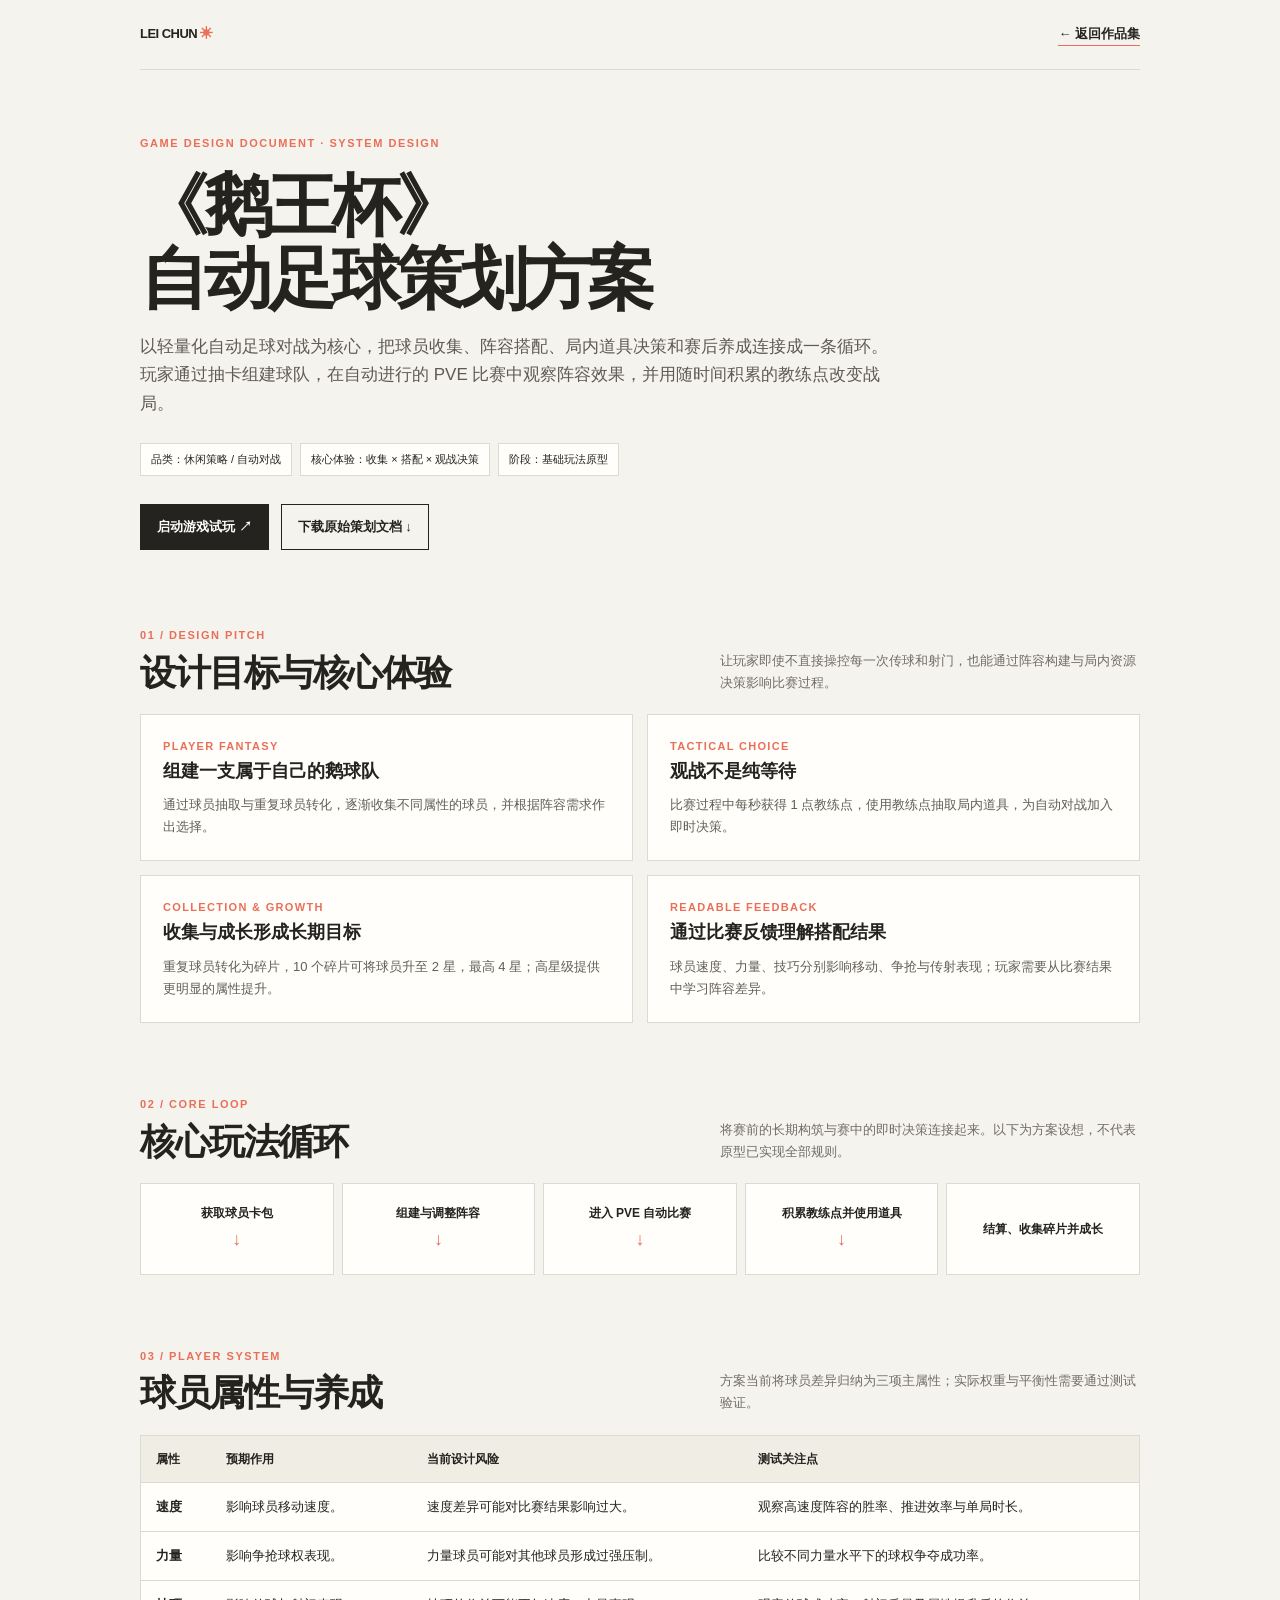
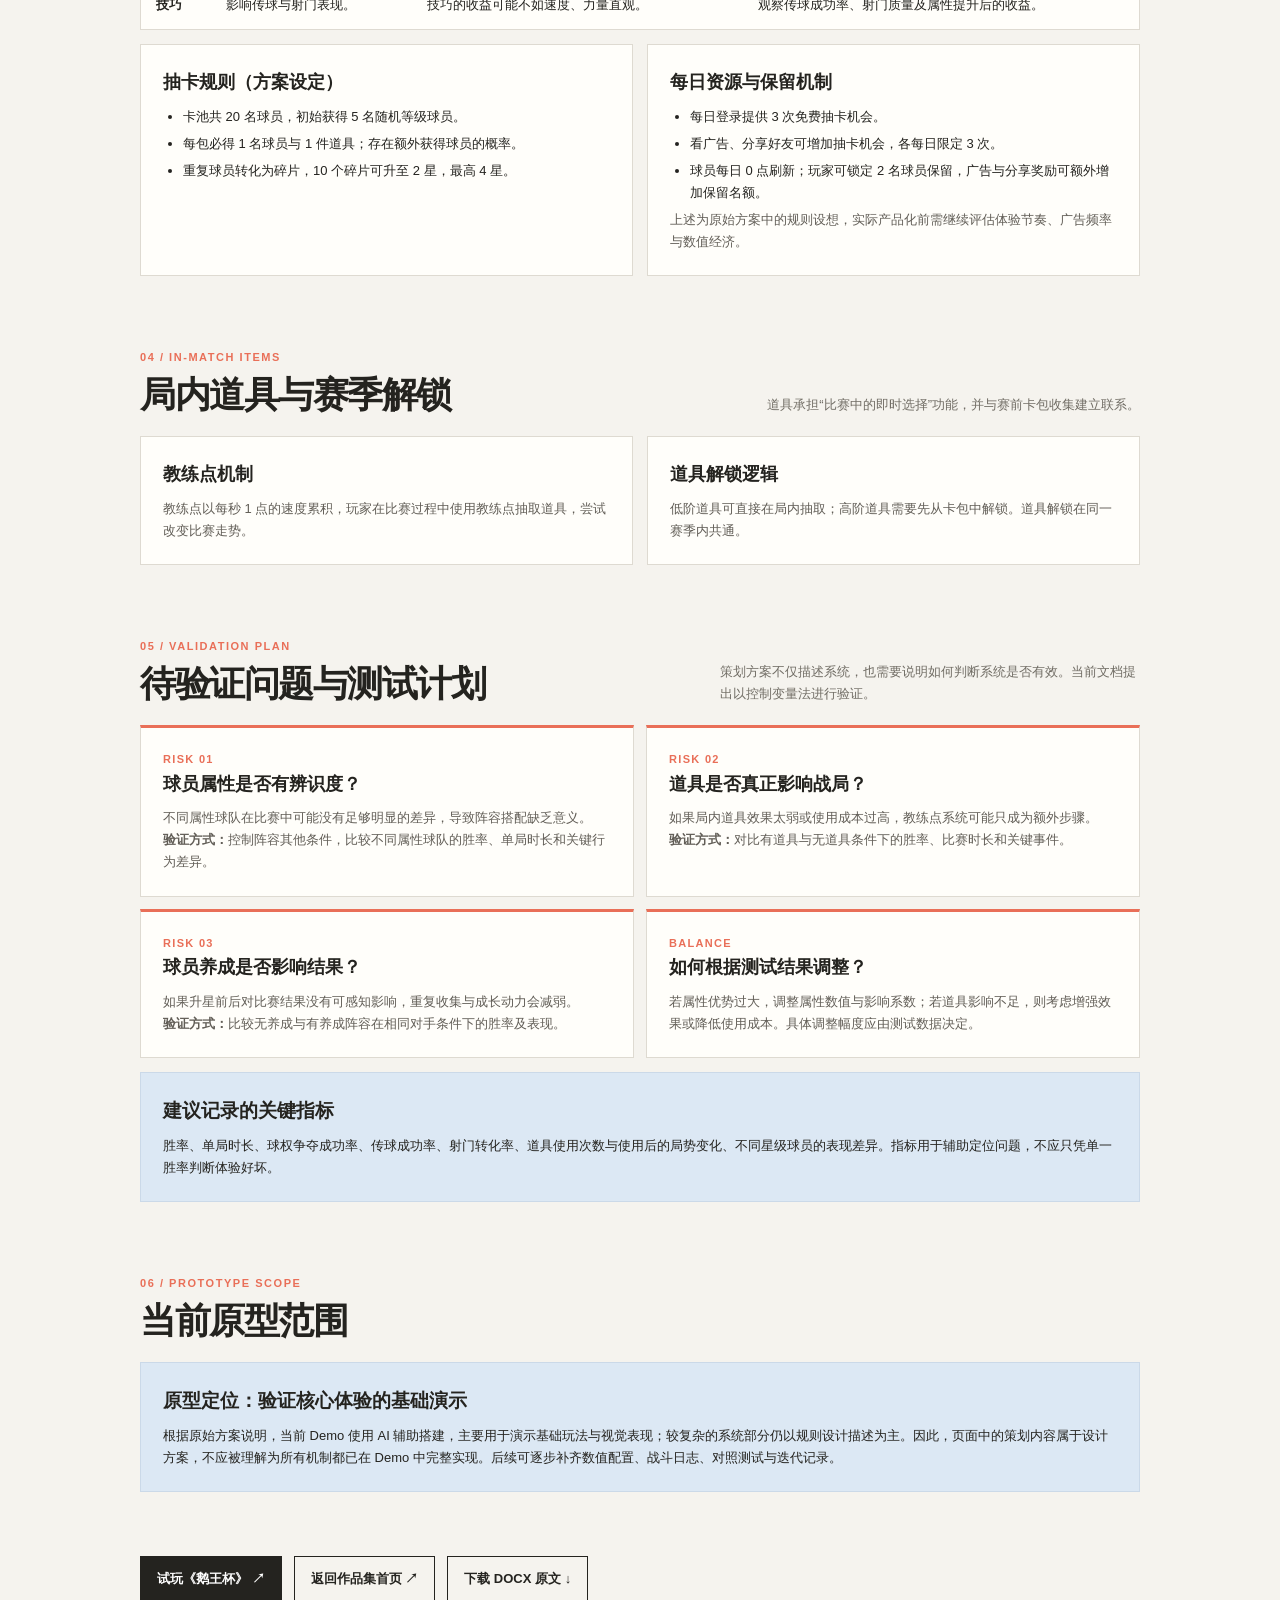
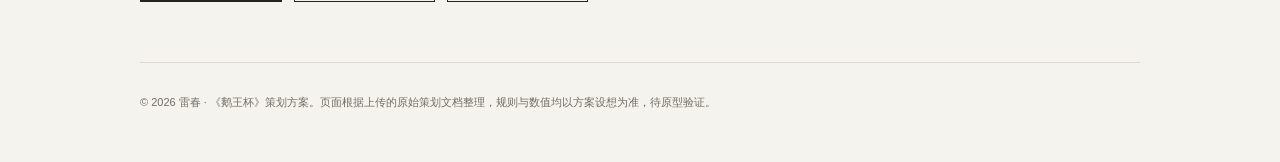
<file: goosecup-design.html>
<!doctype html>
<html lang="zh-CN"><head><meta charset="utf-8"><meta name="viewport" content="width=device-width,initial-scale=1"><meta name="description" content="《鹅王杯：自动足球》游戏策划方案，展示核心循环、球员收集养成、局内道具与验证计划。"><title>《鹅王杯》策划方案｜雷春</title>
<style>
:root{--bg:#f5f3ee;--paper:#fffefa;--ink:#24231f;--muted:#716d65;--line:#dedad1;--accent:#e96f58;--blue:#dce8f4;--green:#dce8d5;--yellow:#f7e8b9}*{box-sizing:border-box}body{margin:0;background:var(--bg);color:var(--ink);font-family:Inter,"PingFang SC","Microsoft YaHei",sans-serif;line-height:1.7}.wrap{width:min(1000px,calc(100% - 36px));margin:auto}a{color:inherit;text-decoration:none}.nav{height:70px;display:flex;align-items:center;justify-content:space-between;border-bottom:1px solid var(--line);font-size:13px}.logo{font-weight:900;letter-spacing:-.04em}.logo span{color:var(--accent)}.back{border-bottom:1px solid var(--accent);font-weight:700}.hero{padding:64px 0 40px}.eyebrow,.kicker{font-size:11px;letter-spacing:.14em;color:var(--accent);font-weight:900}.hero h1{font-size:clamp(38px,7vw,68px);line-height:1.08;letter-spacing:-.06em;margin:16px 0}.lead{font-size:17px;max-width:760px;color:#5f5a52}.meta{display:flex;gap:8px;flex-wrap:wrap;margin-top:24px}.pill{font-size:11px;border:1px solid var(--line);background:var(--paper);padding:6px 10px}.hero-actions{display:flex;gap:12px;flex-wrap:wrap;margin-top:28px}.btn{display:inline-flex;padding:11px 16px;border:1px solid var(--ink);font-size:13px;font-weight:800}.btn.primary{background:var(--ink);color:white}.section{padding:36px 0}.head{display:flex;justify-content:space-between;gap:20px;align-items:end;margin-bottom:20px}.head h2{font-size:clamp(25px,4vw,36px);line-height:1.2;letter-spacing:-.04em;margin:6px 0 0}.head p{max-width:420px;color:var(--muted);font-size:13px;margin:0}.grid{display:grid;grid-template-columns:repeat(2,minmax(0,1fr));gap:14px}.card{background:var(--paper);border:1px solid var(--line);padding:22px}.card h3{font-size:18px;margin:0 0 8px}.card p{font-size:13px;color:#625e57;margin:0}.num{font-size:11px;color:var(--accent);font-weight:900;letter-spacing:.12em}.loop{display:grid;grid-template-columns:repeat(5,1fr);gap:8px;align-items:stretch}.step{background:var(--paper);border:1px solid var(--line);padding:14px 10px;text-align:center;font-size:12px;font-weight:750;display:grid;align-content:center;min-height:92px}.step:not(:last-child):after{content:'↓';color:var(--accent);font-size:18px}.table-wrap{overflow-x:auto;background:var(--paper);border:1px solid var(--line)}table{width:100%;border-collapse:collapse;font-size:13px;min-width:540px}th,td{text-align:left;padding:13px 15px;border-bottom:1px solid var(--line);vertical-align:top}th{background:#f0ede5;font-size:12px}tr:last-child td{border-bottom:0}.callout{background:var(--blue);padding:22px;border:1px solid #cbd9e8}.callout h3{margin:0 0 8px}.callout p{margin:0;font-size:13px}.risk{display:grid;grid-template-columns:1fr 1fr;gap:12px}.risk .card{border-top:3px solid var(--accent)}.foot{padding:30px 0 50px;border-top:1px solid var(--line);color:var(--muted);font-size:11px;margin-top:30px}.small{font-size:12px;color:var(--muted)}ul{padding-left:20px;margin:8px 0 0}li{margin:5px 0;font-size:13px}@media(max-width:680px){.grid,.risk{grid-template-columns:1fr}.loop{grid-template-columns:1fr}.step{min-height:54px}.step:not(:last-child):after{content:'↓'}.head{display:block}.head p{margin-top:10px}.hero{padding-top:44px}}
</style></head><body><div class="wrap">
<header class="nav"><a class="logo" href="index.html">LEI CHUN<span> ✳</span></a><a class="back" href="index.html#work">← 返回作品集</a></header>
<main><section class="hero"><div class="eyebrow">GAME DESIGN DOCUMENT · SYSTEM DESIGN</div><h1>《鹅王杯》<br>自动足球策划方案</h1><p class="lead">以轻量化自动足球对战为核心，把球员收集、阵容搭配、局内道具决策和赛后养成连接成一条循环。玩家通过抽卡组建球队，在自动进行的 PVE 比赛中观察阵容效果，并用随时间积累的教练点改变战局。</p><div class="meta"><span class="pill">品类：休闲策略 / 自动对战</span><span class="pill">核心体验：收集 × 搭配 × 观战决策</span><span class="pill">阶段：基础玩法原型</span></div><div class="hero-actions"><a class="btn primary" href="goosecute/index.html" target="_blank">启动游戏试玩 ↗</a><a class="btn" href="鹅王杯策划方案.docx" download>下载原始策划文档 ↓</a></div></section>
<section class="section"><div class="head"><div><div class="kicker">01 / DESIGN PITCH</div><h2>设计目标与核心体验</h2></div><p>让玩家即使不直接操控每一次传球和射门，也能通过阵容构建与局内资源决策影响比赛过程。</p></div><div class="grid"><article class="card"><div class="num">PLAYER FANTASY</div><h3>组建一支属于自己的鹅球队</h3><p>通过球员抽取与重复球员转化，逐渐收集不同属性的球员，并根据阵容需求作出选择。</p></article><article class="card"><div class="num">TACTICAL CHOICE</div><h3>观战不是纯等待</h3><p>比赛过程中每秒获得 1 点教练点，使用教练点抽取局内道具，为自动对战加入即时决策。</p></article><article class="card"><div class="num">COLLECTION & GROWTH</div><h3>收集与成长形成长期目标</h3><p>重复球员转化为碎片，10 个碎片可将球员升至 2 星，最高 4 星；高星级提供更明显的属性提升。</p></article><article class="card"><div class="num">READABLE FEEDBACK</div><h3>通过比赛反馈理解搭配结果</h3><p>球员速度、力量、技巧分别影响移动、争抢与传射表现；玩家需要从比赛结果中学习阵容差异。</p></article></div></section>
<section class="section"><div class="head"><div><div class="kicker">02 / CORE LOOP</div><h2>核心玩法循环</h2></div><p>将赛前的长期构筑与赛中的即时决策连接起来。以下为方案设想，不代表原型已实现全部规则。</p></div><div class="loop"><div class="step">获取球员卡包</div><div class="step">组建与调整阵容</div><div class="step">进入 PVE 自动比赛</div><div class="step">积累教练点并使用道具</div><div class="step">结算、收集碎片并成长</div></div></section>
<section class="section"><div class="head"><div><div class="kicker">03 / PLAYER SYSTEM</div><h2>球员属性与养成</h2></div><p>方案当前将球员差异归纳为三项主属性；实际权重与平衡性需要通过测试验证。</p></div><div class="table-wrap"><table><thead><tr><th>属性</th><th>预期作用</th><th>当前设计风险</th><th>测试关注点</th></tr></thead><tbody><tr><td><b>速度</b></td><td>影响球员移动速度。</td><td>速度差异可能对比赛结果影响过大。</td><td>观察高速度阵容的胜率、推进效率与单局时长。</td></tr><tr><td><b>力量</b></td><td>影响争抢球权表现。</td><td>力量球员可能对其他球员形成过强压制。</td><td>比较不同力量水平下的球权争夺成功率。</td></tr><tr><td><b>技巧</b></td><td>影响传球与射门表现。</td><td>技巧的收益可能不如速度、力量直观。</td><td>观察传球成功率、射门质量及属性提升后的收益。</td></tr></tbody></table></div><div class="grid" style="margin-top:14px"><article class="card"><h3>抽卡规则（方案设定）</h3><ul><li>卡池共 20 名球员，初始获得 5 名随机等级球员。</li><li>每包必得 1 名球员与 1 件道具；存在额外获得球员的概率。</li><li>重复球员转化为碎片，10 个碎片可升至 2 星，最高 4 星。</li></ul></article><article class="card"><h3>每日资源与保留机制</h3><ul><li>每日登录提供 3 次免费抽卡机会。</li><li>看广告、分享好友可增加抽卡机会，各每日限定 3 次。</li><li>球员每日 0 点刷新；玩家可锁定 2 名球员保留，广告与分享奖励可额外增加保留名额。</li></ul><p class="small">上述为原始方案中的规则设想，实际产品化前需继续评估体验节奏、广告频率与数值经济。</p></article></div></section>
<section class="section"><div class="head"><div><div class="kicker">04 / IN-MATCH ITEMS</div><h2>局内道具与赛季解锁</h2></div><p>道具承担“比赛中的即时选择”功能，并与赛前卡包收集建立联系。</p></div><div class="grid"><article class="card"><h3>教练点机制</h3><p>教练点以每秒 1 点的速度累积，玩家在比赛过程中使用教练点抽取道具，尝试改变比赛走势。</p></article><article class="card"><h3>道具解锁逻辑</h3><p>低阶道具可直接在局内抽取；高阶道具需要先从卡包中解锁。道具解锁在同一赛季内共通。</p></article></div></section>
<section class="section"><div class="head"><div><div class="kicker">05 / VALIDATION PLAN</div><h2>待验证问题与测试计划</h2></div><p>策划方案不仅描述系统，也需要说明如何判断系统是否有效。当前文档提出以控制变量法进行验证。</p></div><div class="risk"><article class="card"><div class="num">RISK 01</div><h3>球员属性是否有辨识度？</h3><p>不同属性球队在比赛中可能没有足够明显的差异，导致阵容搭配缺乏意义。</p><p><b>验证方式：</b>控制阵容其他条件，比较不同属性球队的胜率、单局时长和关键行为差异。</p></article><article class="card"><div class="num">RISK 02</div><h3>道具是否真正影响战局？</h3><p>如果局内道具效果太弱或使用成本过高，教练点系统可能只成为额外步骤。</p><p><b>验证方式：</b>对比有道具与无道具条件下的胜率、比赛时长和关键事件。</p></article><article class="card"><div class="num">RISK 03</div><h3>球员养成是否影响结果？</h3><p>如果升星前后对比赛结果没有可感知影响，重复收集与成长动力会减弱。</p><p><b>验证方式：</b>比较无养成与有养成阵容在相同对手条件下的胜率及表现。</p></article><article class="card"><div class="num">BALANCE</div><h3>如何根据测试结果调整？</h3><p>若属性优势过大，调整属性数值与影响系数；若道具影响不足，则考虑增强效果或降低使用成本。具体调整幅度应由测试数据决定。</p></article></div><div class="callout" style="margin-top:14px"><h3>建议记录的关键指标</h3><p>胜率、单局时长、球权争夺成功率、传球成功率、射门转化率、道具使用次数与使用后的局势变化、不同星级球员的表现差异。指标用于辅助定位问题，不应只凭单一胜率判断体验好坏。</p></div></section>
<section class="section"><div class="head"><div><div class="kicker">06 / PROTOTYPE SCOPE</div><h2>当前原型范围</h2></div></div><div class="callout"><h3>原型定位：验证核心体验的基础演示</h3><p>根据原始方案说明，当前 Demo 使用 AI 辅助搭建，主要用于演示基础玩法与视觉表现；较复杂的系统部分仍以规则设计描述为主。因此，页面中的策划内容属于设计方案，不应被理解为所有机制都已在 Demo 中完整实现。后续可逐步补齐数值配置、战斗日志、对照测试与迭代记录。</p></div></section>
<div class="hero-actions" style="padding-bottom:30px"><a class="btn primary" href="goosecute/index.html" target="_blank">试玩《鹅王杯》 ↗</a><a class="btn" href="index.html#work">返回作品集首页 ↗</a><a class="btn" href="鹅王杯策划方案.docx" download>下载 DOCX 原文 ↓</a></div></main>
<footer class="foot">© 2026 雷春 · 《鹅王杯》策划方案。页面根据上传的原始策划文档整理，规则与数值均以方案设想为准，待原型验证。</footer></div></body></html>
</file>
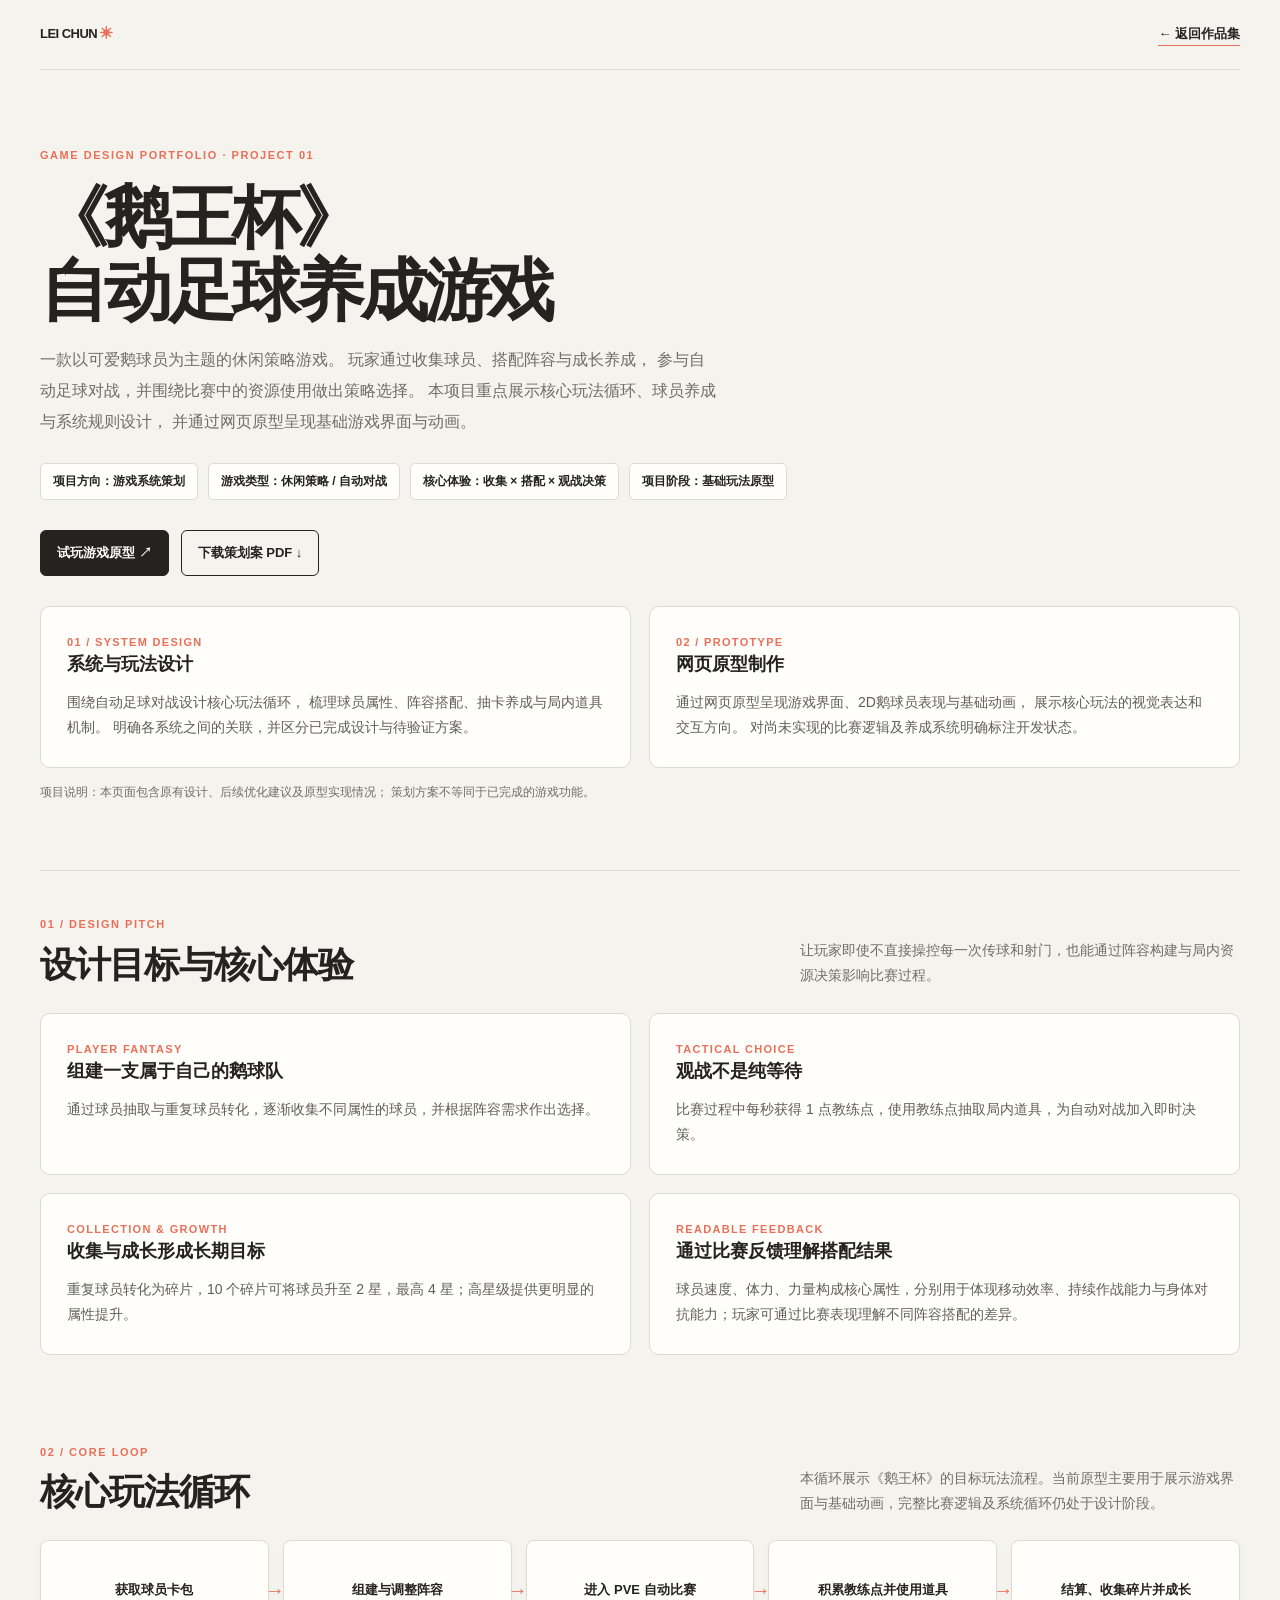
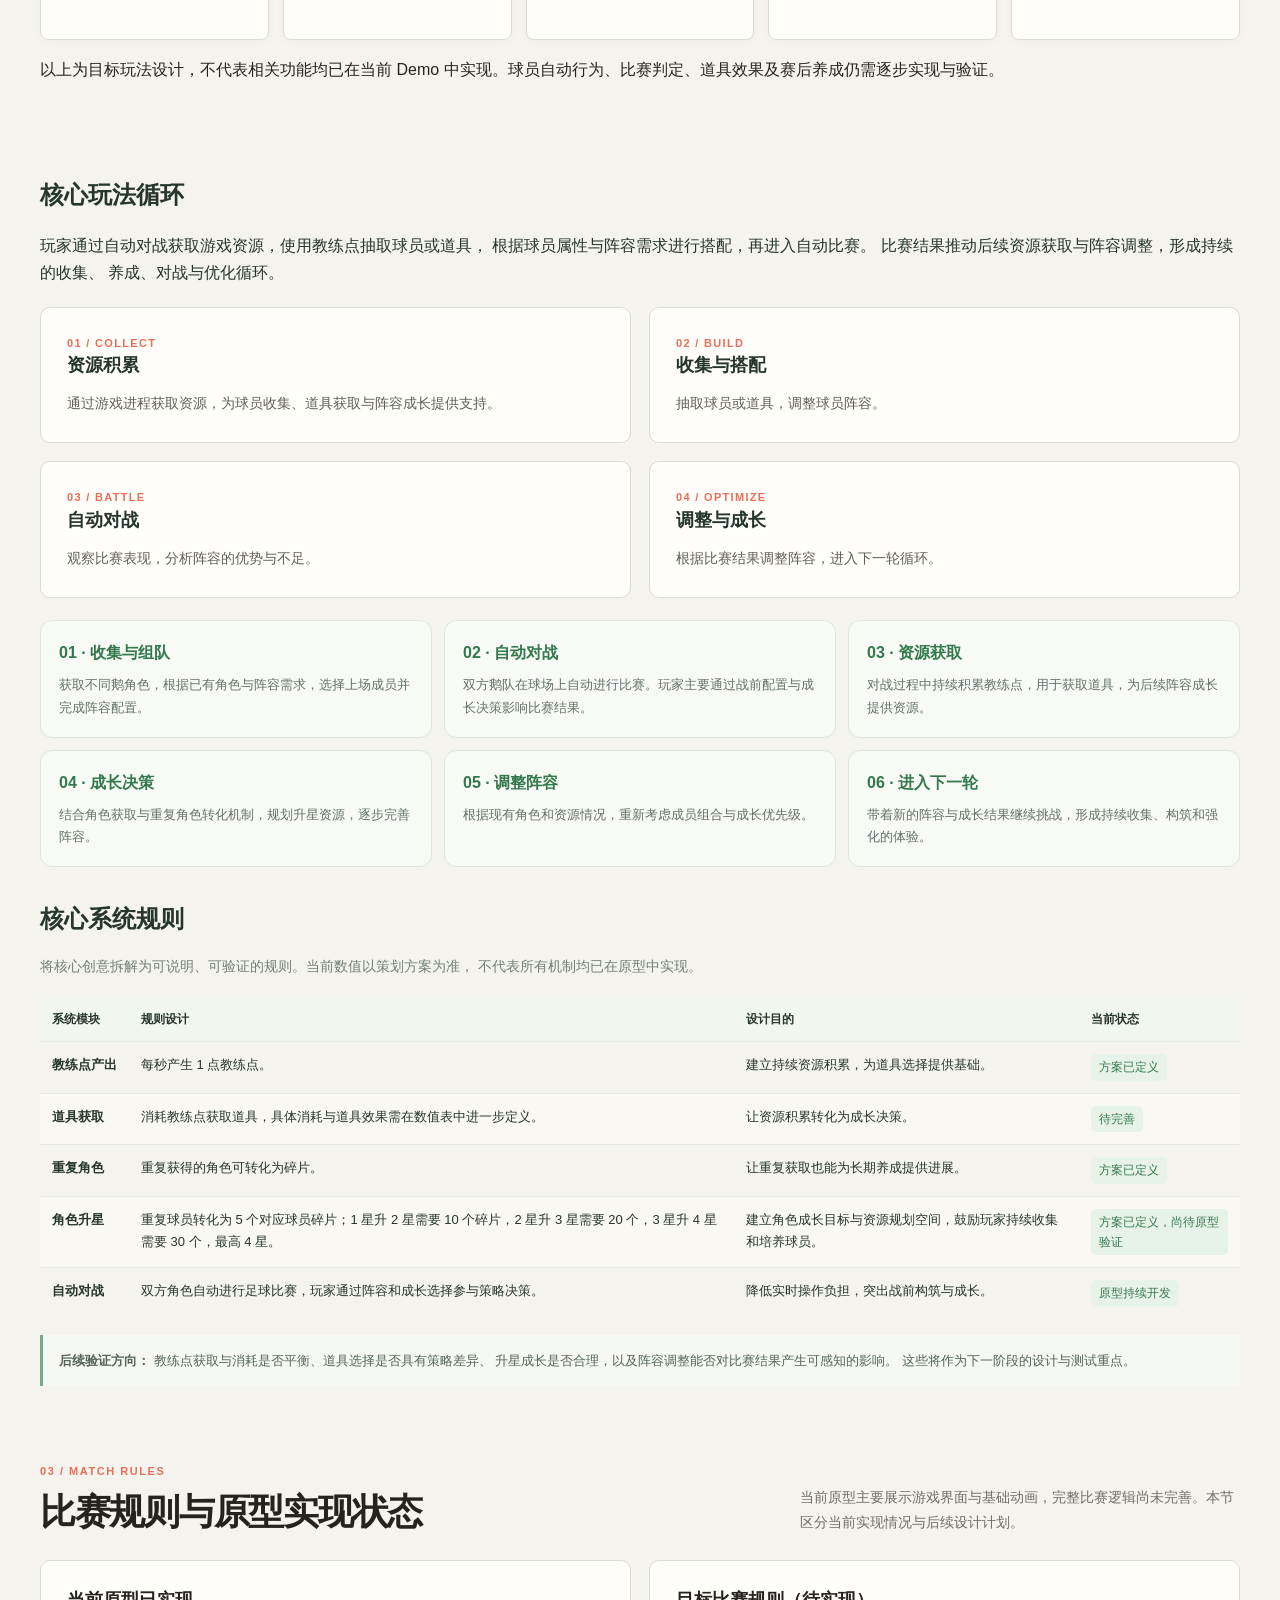
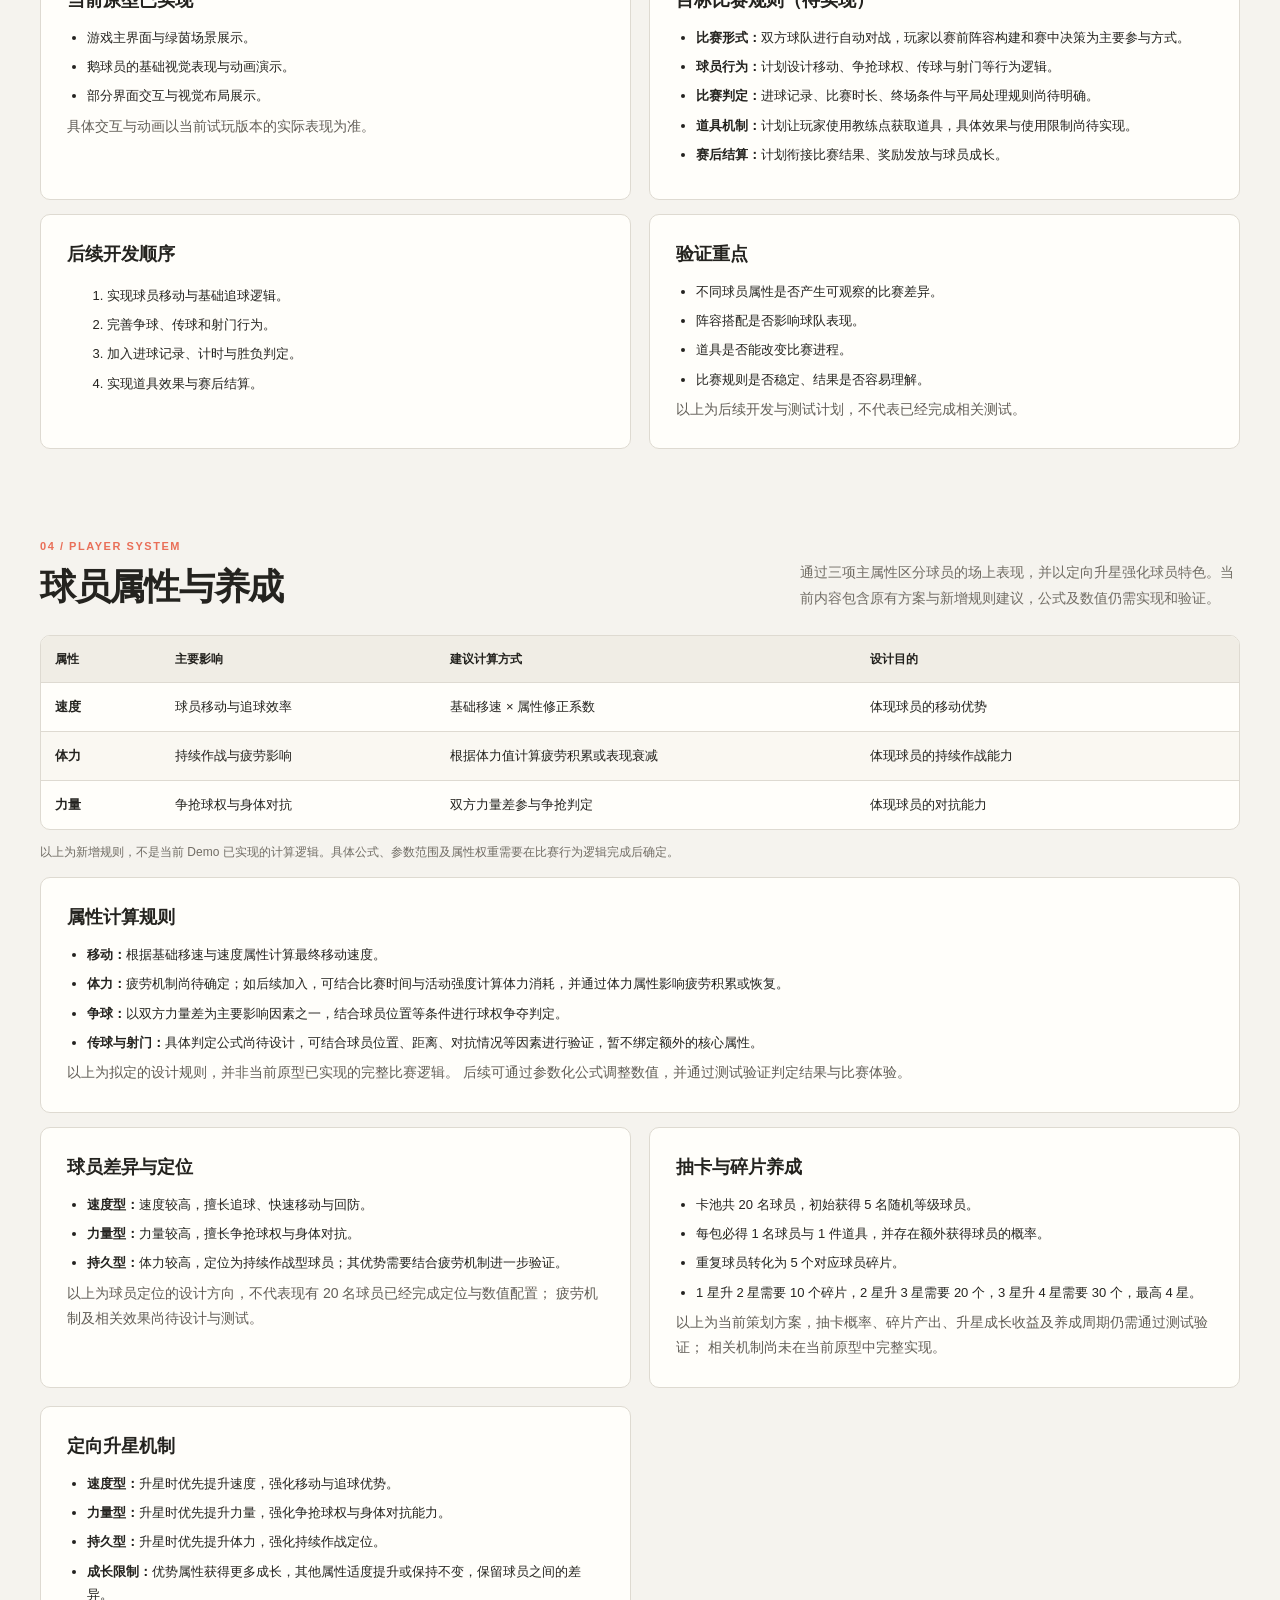
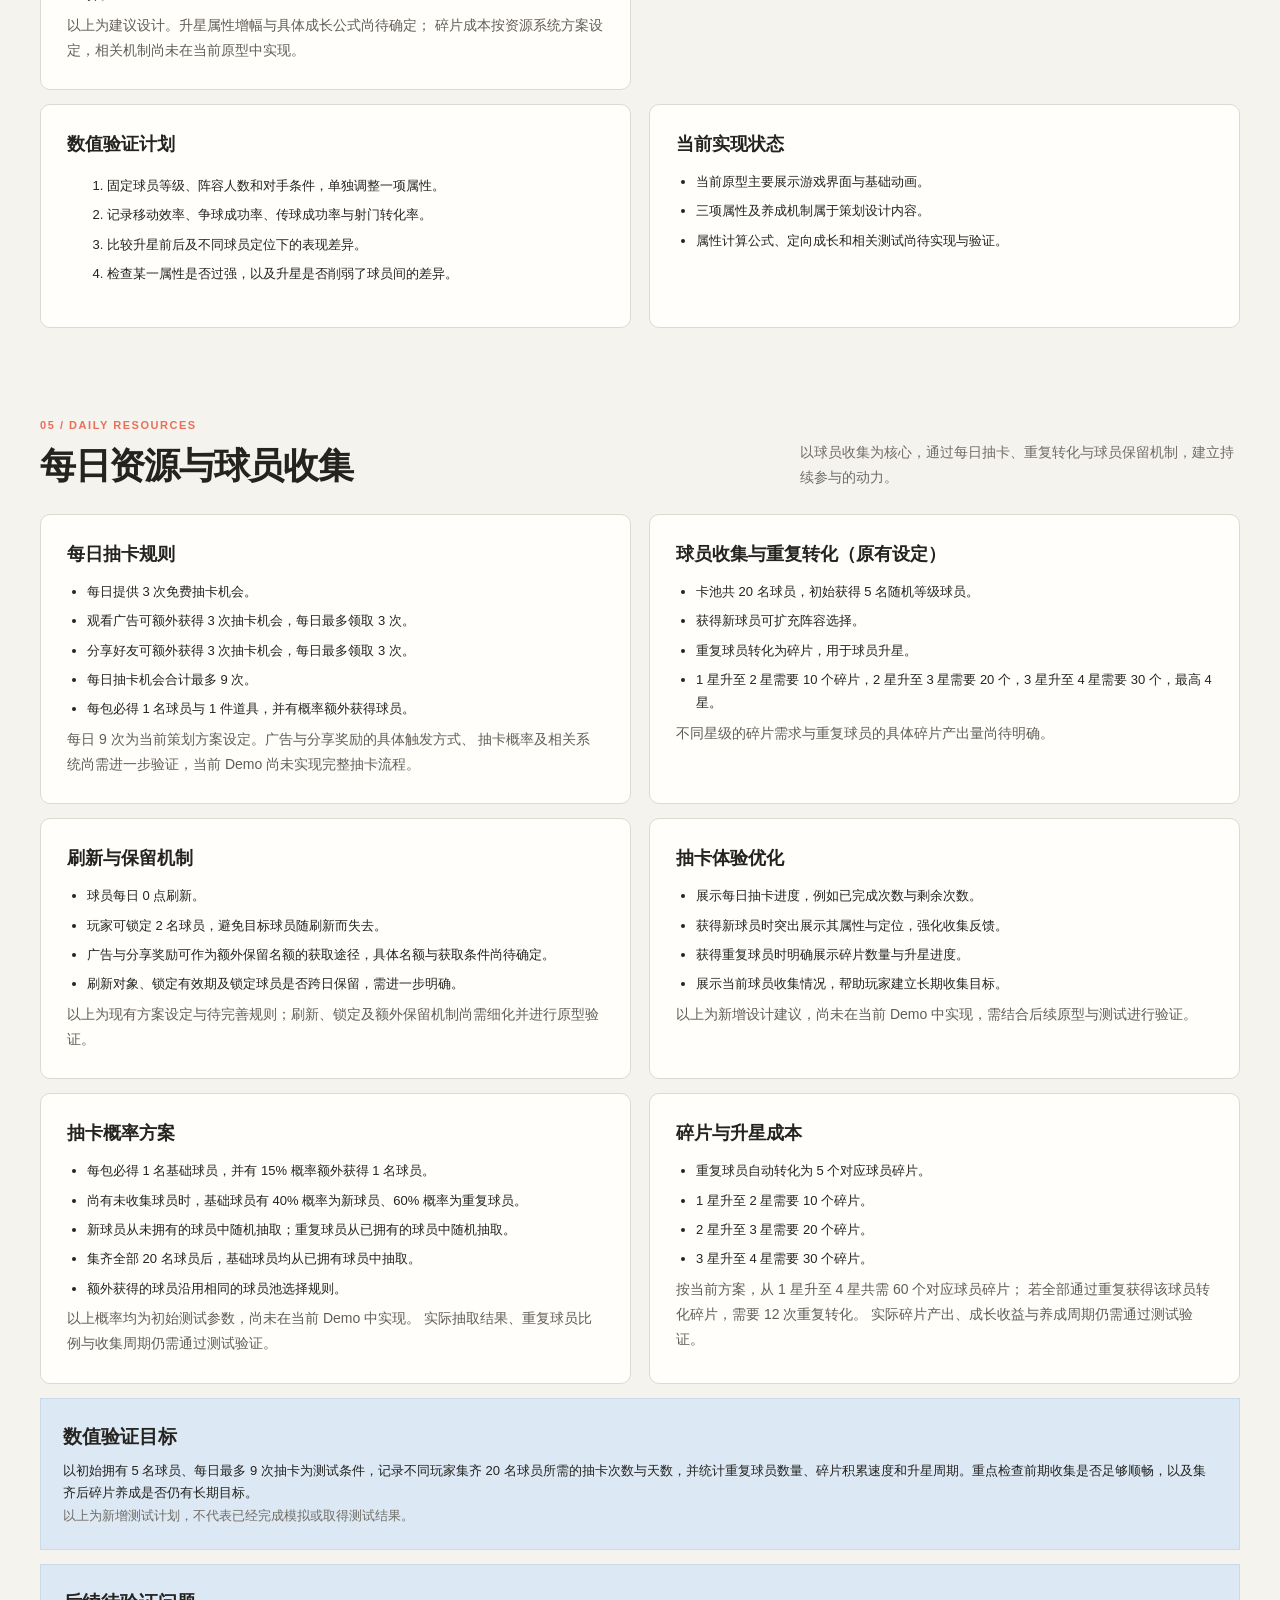
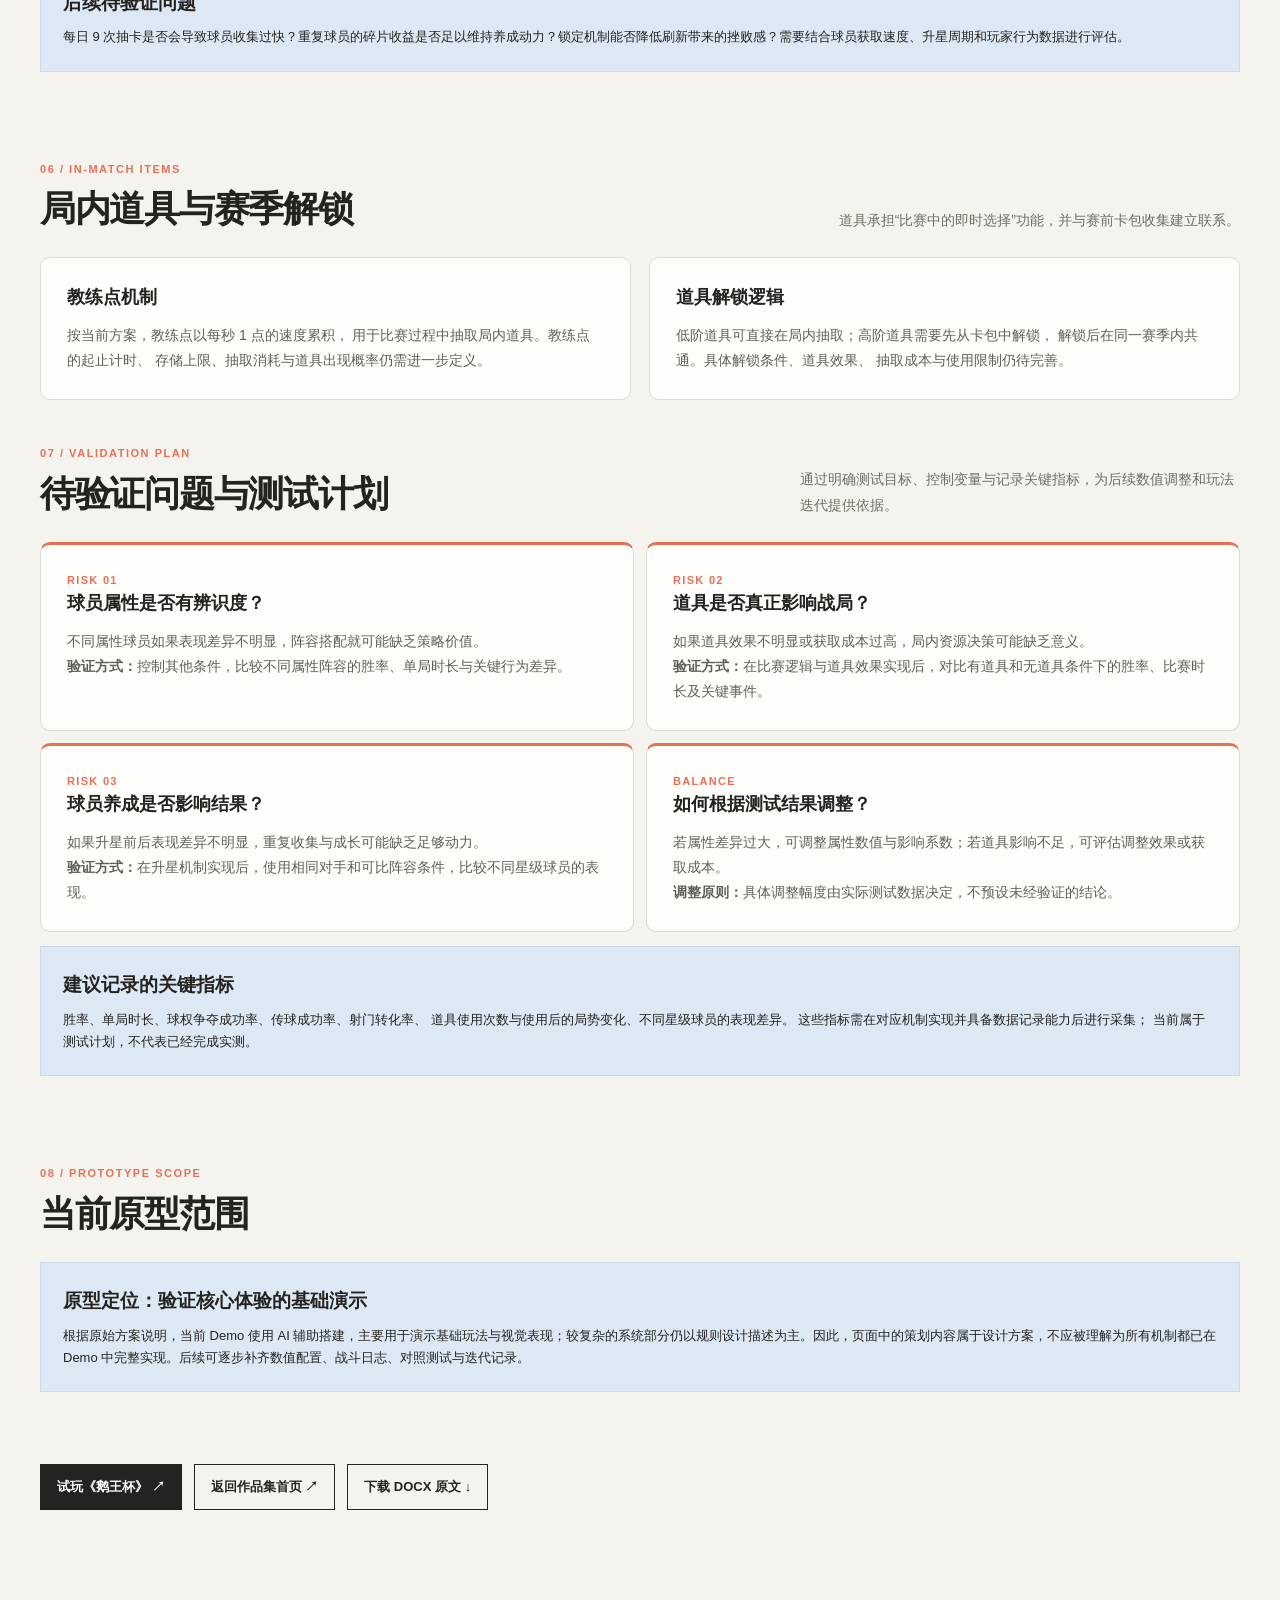
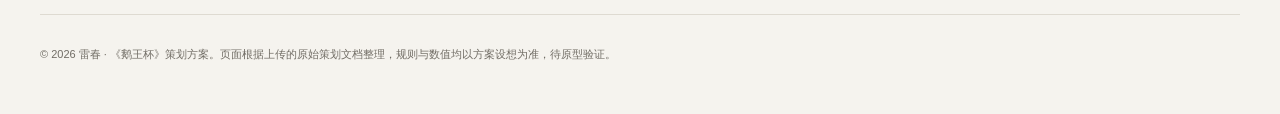
<file: goosecup.html>
<!doctype html>
<html lang="zh-CN"><head><meta charset="utf-8"><meta name="viewport" content="width=device-width,initial-scale=1"><meta name="description" content="《鹅王杯：自动足球》游戏策划方案，展示核心循环、球员收集养成、局内道具与验证计划。"><title>《鹅王杯》策划方案｜雷春</title>
<style>
:root{--bg:#f5f3ee;--paper:#fffefa;--ink:#24231f;--muted:#716d65;--line:#dedad1;--accent:#e96f58;--blue:#dce8f4;--green:#dce8d5;--yellow:#f7e8b9}*{box-sizing:border-box}body{margin:0;background:var(--bg);color:var(--ink);font-family:Inter,"PingFang SC","Microsoft YaHei",sans-serif;line-height:1.7}.wrap{width:min(1200px,calc(100% - 48px));margin:0 auto}a{color:inherit;text-decoration:none}.nav{height:70px;display:flex;align-items:center;justify-content:space-between;border-bottom:1px solid var(--line);font-size:13px}.logo{font-weight:900;letter-spacing:-.04em}.logo span{color:var(--accent)}.back{border-bottom:1px solid var(--accent);font-weight:700}.hero {
  position: relative;
  padding: 76px 0 56px;
  border-bottom: 1px solid var(--line);
}

.hero h1 {
  max-width: 900px;
  margin: 18px 0 20px;
  font-size: clamp(42px, 7vw, 76px);
  line-height: 1.12;
  letter-spacing: -0.055em;
  font-weight: 900;
}

.hero .lead {
  max-width: 680px;
  font-size: 16px;
  line-height: 1.95;
  color: var(--muted);
}

.hero .meta {
  gap: 10px;
  margin-top: 26px;
}

.hero .pill {
  padding: 7px 12px;
  border-radius: 5px;
  font-size: 12px;
  font-weight: 650;
}

.hero .hero-actions {
  gap: 12px;
  margin-top: 30px;
}

.hero .btn {
  min-height: 44px;
  align-items: center;
  justify-content: center;
  border-radius: 6px;
  transition: transform 0.2s ease, background 0.2s ease;
}

.hero .btn:hover {
  transform: translateY(-2px);
}

.hero .btn.primary {
  background: var(--ink);
  color: #fffefa;
}

@media (max-width: 680px) {
  .hero {
    padding: 48px 0 36px;
  }

  .hero h1 {
    font-size: clamp(38px, 11vw, 54px);
  }

  .hero .lead {
    font-size: 14px;
  }
}.eyebrow,.kicker{font-size:11px;letter-spacing:.14em;color:var(--accent);font-weight:900}.hero h1{font-size:clamp(38px,7vw,68px);line-height:1.08;letter-spacing:-.06em;margin:16px 0}.lead{font-size:17px;max-width:760px;color:#5f5a52}.meta{display:flex;gap:8px;flex-wrap:wrap;margin-top:24px}.pill{font-size:11px;border:1px solid var(--line);background:var(--paper);padding:6px 10px}.hero-actions{display:flex;gap:12px;flex-wrap:wrap;margin-top:28px}.btn{display:inline-flex;padding:11px 16px;border:1px solid var(--ink);font-size:13px;font-weight:800}.btn.primary{background:var(--ink);color:white}.section{
  padding:44px 0;
}.head{
  display:flex;
  justify-content:space-between;
  gap:28px;
  align-items:flex-end;
  margin-bottom:24px;
}

.head h2{
  font-size:clamp(26px,3vw,36px);
  line-height:1.3;
  letter-spacing:-.035em;
  margin:8px 0 0;
}

.head p{
  max-width:440px;
  color:var(--muted);
  font-size:14px;
  line-height:1.8;
  margin:0;
}.grid{display:grid;grid-template-columns:repeat(2,minmax(0,1fr));gap:18px}.card{
  background:var(--paper);
  border:1px solid var(--line);
  border-radius:10px;
  padding:26px;
  min-width:0;
}

.card h3{
  font-size:18px;
  line-height:1.5;
  margin:0 0 12px;
}

.card p{
  font-size:14px;
  line-height:1.8;
  color:#625e57;
  margin:0;
}

.card li{
  line-height:1.8;
  margin-bottom:6px;
}.num{font-size:11px;color:var(--accent);font-weight:900;letter-spacing:.12em}.loop {
  display: grid;
  grid-template-columns: repeat(5, minmax(0, 1fr));
  gap: 14px;
  align-items: stretch;
}.step {
  position: relative;
  background: var(--paper);
  border: 1px solid var(--line);
  border-radius: 8px;
  padding: 20px 12px;
  text-align: center;
  font-size: 13px;
  font-weight: 750;
  display: grid;
  align-content: center;
  min-height: 100px;
  box-shadow: 0 3px 10px rgba(36, 35, 31, 0.025);
}

.step:not(:last-child)::after {
  content: "→";
  position: absolute;
  top: 50%;
  right: -17px;
  z-index: 1;
  width: 20px;
  transform: translateY(-50%);
  color: var(--accent);
  font-size: 20px;
  font-weight: 800;
}
.table-wrap{
  overflow-x:auto;
  background:var(--paper);
  border:1px solid var(--line);
  border-radius:10px;
}

table{
  width:100%;
  border-collapse:collapse;
  font-size:13px;
  min-width:540px;
}

td,th{
  padding:15px 16px;
  line-height:1.7;
}

tbody tr:nth-child(even){
  background:#faf8f2;
}

tbody td:first-child{
  white-space:nowrap;
  font-weight:700;
}th,td{
  text-align:left;
  padding:15px 16px;
  line-height:1.7;
  border-bottom:1px solid var(--line);
  vertical-align:top;
}
/* 球员属性表格列宽 */
.section .table-wrap table{
  width:100%;
  table-layout:fixed;
}

.section .table-wrap th:nth-child(1),
.section .table-wrap td:nth-child(1){
  width:10%;
}

.section .table-wrap th:nth-child(2),
.section .table-wrap td:nth-child(2){
  width:23%;
}

.section .table-wrap th:nth-child(3),
.section .table-wrap td:nth-child(3){
  width:35%;
}

.section .table-wrap th:nth-child(4),
.section .table-wrap td:nth-child(4){
  width:32%;
}

.section .table-wrap th,
.section .table-wrap td{
  padding:13px 14px;
  overflow-wrap:anywhere;
}
tbody tr:nth-child(even){background:#faf8f2}
tbody td:first-child{white-space:nowrap;font-weight:700}th{background:#f0ede5;font-size:12px}tr:last-child td{border-bottom:0}.callout{background:var(--blue);padding:22px;border:1px solid #cbd9e8}.callout h3{margin:0 0 8px}.callout p{margin:0;font-size:13px}.risk{display:grid;grid-template-columns:1fr 1fr;gap:12px}.risk .card{border-top:3px solid var(--accent)}.foot{padding:30px 0 50px;border-top:1px solid var(--line);color:var(--muted);font-size:11px;margin-top:30px}.small{font-size:12px;color:var(--muted)}ul{padding-left:20px;margin:8px 0 0}li{margin:5px 0;font-size:13px}@media(max-width:680px){
  .grid,.risk{
    grid-template-columns:1fr;
  }

  .loop{
    grid-template-columns:1fr;
  }

  .step{
    min-height:54px;
  }

  .step:not(:last-child)::after {
  content: "↓";
  top: auto;
  right: 50%;
  bottom: -20px;
  transform: translateX(50%);
}

  .head{
    display:flex;
    flex-direction:column;
    align-items:flex-start;
    gap:10px;
  }

  .head p{
    max-width:none;
    margin-top:0;
  }

  .card{
    padding:20px;
  }

  .hero{
    padding-top:44px;
  }
}
</style></head><body><div class="wrap">
<header class="nav"><a class="logo" href="index.html">LEI CHUN<span> ✳</span></a><a class="back" href="index.html#work">← 返回作品集</a></header>

<main>
<section class="hero">
  <div class="eyebrow">GAME DESIGN PORTFOLIO · PROJECT 01</div>
  <h1>《鹅王杯》<br>自动足球养成游戏</h1>

 <p class="lead">
  一款以可爱鹅球员为主题的休闲策略游戏。
  玩家通过收集球员、搭配阵容与成长养成，
  参与自动足球对战，并围绕比赛中的资源使用做出策略选择。
  本项目重点展示核心玩法循环、球员养成与系统规则设计，
  并通过网页原型呈现基础游戏界面与动画。
</p>

  <div class="meta">
    <span class="pill">项目方向：游戏系统策划</span>
    <span class="pill">游戏类型：休闲策略 / 自动对战</span>
    <span class="pill">核心体验：收集 × 搭配 × 观战决策</span>
    <span class="pill">项目阶段：基础玩法原型</span>
  </div>

  <div class="hero-actions">
    <a class="btn primary" href="goosecute/index.html" target="_blank">试玩游戏原型 ↗</a>
   <a class="btn" href="鹅王杯自动足球养成游戏策划案V0.2.pdf" download>下载策划案 PDF ↓</a>
  </div>

  <div class="grid" style="margin-top:30px">
    <article class="card">
      <div class="num">01 / SYSTEM DESIGN</div>
      <h3>系统与玩法设计</h3>
      <p>
  围绕自动足球对战设计核心玩法循环，
  梳理球员属性、阵容搭配、抽卡养成与局内道具机制。
  明确各系统之间的关联，并区分已完成设计与待验证方案。
</p>
    </article>

    <article class="card">
      <div class="num">02 / PROTOTYPE</div>
      <h3>网页原型制作</h3>
     <p>
  通过网页原型呈现游戏界面、2D鹅球员表现与基础动画，
  展示核心玩法的视觉表达和交互方向。
  对尚未实现的比赛逻辑及养成系统明确标注开发状态。
</p>
    </article>
  </div>

  <p class="small" style="margin-top:14px">
    项目说明：本页面包含原有设计、后续优化建议及原型实现情况；
    策划方案不等同于已完成的游戏功能。
  </p>
</section><section class="section"><div class="head"><div><div class="kicker">01 / DESIGN PITCH</div>
<h2>设计目标与核心体验</h2></div><p>让玩家即使不直接操控每一次传球和射门，也能通过阵容构建与局内资源决策影响比赛过程。</p></div><div class="grid"><article class="card"><div class="num">PLAYER FANTASY</div><h3>组建一支属于自己的鹅球队</h3><p>通过球员抽取与重复球员转化，逐渐收集不同属性的球员，并根据阵容需求作出选择。</p></article><article class="card"><div class="num">TACTICAL CHOICE</div><h3>观战不是纯等待</h3><p>比赛过程中每秒获得 1 点教练点，使用教练点抽取局内道具，为自动对战加入即时决策。</p></article><article class="card"><div class="num">COLLECTION & GROWTH</div><h3>收集与成长形成长期目标</h3><p>重复球员转化为碎片，10 个碎片可将球员升至 2 星，最高 4 星；高星级提供更明显的属性提升。</p></article><article class="card">
  <div class="num">READABLE FEEDBACK</div>
  <h3>通过比赛反馈理解搭配结果</h3>
  <p>球员速度、体力、力量构成核心属性，分别用于体现移动效率、持续作战能力与身体对抗能力；玩家可通过比赛表现理解不同阵容搭配的差异。</p>
</article></div></section>
<section class="section">
  <div class="head">
    <div>
      <div class="kicker">02 / CORE LOOP</div>
      <h2>核心玩法循环</h2>
    </div>
    <p>本循环展示《鹅王杯》的目标玩法流程。当前原型主要用于展示游戏界面与基础动画，完整比赛逻辑及系统循环仍处于设计阶段。</p>
  </div>

  <div class="loop">
    <div class="step">获取球员卡包</div>
    <div class="step">组建与调整阵容</div>
    <div class="step">进入 PVE 自动比赛</div>
    <div class="step">积累教练点并使用道具</div>
    <div class="step">结算、收集碎片并成长</div>
  </div>

  <p class="note">以上为目标玩法设计，不代表相关功能均已在当前 Demo 中实现。球员自动行为、比赛判定、道具效果及赛后养成仍需逐步实现与验证。</p>
</section>
  <style>
.goose-doc-section {
  width: 100%;
  min-width: 0;
  margin: 32px 0;
  color: #26352d;
}
.goose-doc-section h2 {
  margin-bottom: 8px;
  font-size: 24px;
}
.goose-doc-lead {
  color: #718078;
  line-height: 1.8;
  font-size: 14px;
}
.goose-doc-loop {
  display: grid;
  grid-template-columns: repeat(3, minmax(0, 1fr));
  gap: 12px;
  margin: 22px 0;
}
.goose-doc-step {
  padding: 18px;
  border: 1px solid #dce7dc;
  border-radius: 12px;
  background: #f7faf5;
}
.goose-doc-step b {
  display: block;
  margin-bottom: 8px;
  color: #33794c;
}
.goose-doc-step p {
  margin: 0;
  color: #647168;
  font-size: 13px;
  line-height: 1.7;
}
.goose-doc-table-wrap {
  width: 100%;
  min-width: 0;
  overflow-x: auto;
  margin-top: 18px;
}
.goose-doc-table {
  width: 100%;
  border-collapse: collapse;
  font-size: 13px;
  line-height: 1.7;
}
.goose-doc-table th,
.goose-doc-table td {
  padding: 12px;
  text-align: left;
  vertical-align: top;
  border-bottom: 1px solid #e5eae5;
}
.goose-doc-table th {
  background: #f1f6ef;
  white-space: nowrap;
}
.goose-doc-tag {
  display: inline-block;
  padding: 3px 8px;
  border-radius: 5px;
  background: #e8f3e8;
  color: #33794c;
  font-size: 12px;
}
.goose-doc-note {
  margin-top: 16px;
  padding: 14px 16px;
  border-left: 3px solid #78a982;
  background: #f5f8f3;
  color: #56645a;
  font-size: 13px;
  line-height: 1.8;
}
@media (max-width: 600px) {
  .goose-doc-loop {
    grid-template-columns: 1fr;
  }
  .goose-doc-section h2 {
    font-size: 21px;
  }
}
</style>

<section class="goose-doc-section" id="core-loop">
  <h2>核心玩法循环</h2>
  <p>
  玩家通过自动对战获取游戏资源，使用教练点抽取球员或道具，
  根据球员属性与阵容需求进行搭配，再进入自动比赛。
  比赛结果推动后续资源获取与阵容调整，形成持续的收集、
  养成、对战与优化循环。
</p><div class="grid" style="margin-top:20px">
  <article class="card">
    <div class="num">01 / COLLECT</div>
    <h3>资源积累</h3>
<p>通过游戏进程获取资源，为球员收集、道具获取与阵容成长提供支持。</p>
  </article>
  <article class="card">
    <div class="num">02 / BUILD</div>
    <h3>收集与搭配</h3>
    <p>抽取球员或道具，调整球员阵容。</p>
  </article>

  <article class="card">
    <div class="num">03 / BATTLE</div>
    <h3>自动对战</h3>
    <p>观察比赛表现，分析阵容的优势与不足。</p>
  </article>

  <article class="card">
    <div class="num">04 / OPTIMIZE</div>
    <h3>调整与成长</h3>
    <p>根据比赛结果调整阵容，进入下一轮循环。</p>
  </article>
</div>

  <div class="goose-doc-loop">
    <div class="goose-doc-step">
      <b>01 · 收集与组队</b>
      <p>获取不同鹅角色，根据已有角色与阵容需求，选择上场成员并完成阵容配置。</p>
    </div>
    <div class="goose-doc-step">
      <b>02 · 自动对战</b>
      <p>双方鹅队在球场上自动进行比赛。玩家主要通过战前配置与成长决策影响比赛结果。</p>
    </div>
    <div class="goose-doc-step">
      <b>03 · 资源获取</b>
      <p>对战过程中持续积累教练点，用于获取道具，为后续阵容成长提供资源。</p>
    </div>
    <div class="goose-doc-step">
      <b>04 · 成长决策</b>
      <p>结合角色获取与重复角色转化机制，规划升星资源，逐步完善阵容。</p>
    </div>
    <div class="goose-doc-step">
      <b>05 · 调整阵容</b>
      <p>根据现有角色和资源情况，重新考虑成员组合与成长优先级。</p>
    </div>
    <div class="goose-doc-step">
      <b>06 · 进入下一轮</b>
      <p>带着新的阵容与成长结果继续挑战，形成持续收集、构筑和强化的体验。</p>
    </div>
  </div>
</section>

<section class="goose-doc-section" id="system-rules">
  <h2>核心系统规则</h2>
  <p class="goose-doc-lead">
    将核心创意拆解为可说明、可验证的规则。当前数值以策划方案为准，
    不代表所有机制均已在原型中实现。
  </p>

  <div class="goose-doc-table-wrap">
    <table class="goose-doc-table">
      <thead>
        <tr>
          <th>系统模块</th>
          <th>规则设计</th>
          <th>设计目的</th>
          <th>当前状态</th>
        </tr>
      </thead>
      <tbody>
        <tr>
          <td>教练点产出</td>
          <td>每秒产生 1 点教练点。</td>
          <td>建立持续资源积累，为道具选择提供基础。</td>
          <td><span class="goose-doc-tag">方案已定义</span></td>
        </tr>
        <tr>
          <td>道具获取</td>
          <td>消耗教练点获取道具，具体消耗与道具效果需在数值表中进一步定义。</td>
          <td>让资源积累转化为成长决策。</td>
          <td><span class="goose-doc-tag">待完善</span></td>
        </tr>
        <tr>
          <td>重复角色</td>
          <td>重复获得的角色可转化为碎片。</td>
          <td>让重复获取也能为长期养成提供进展。</td>
          <td><span class="goose-doc-tag">方案已定义</span></td>
        </tr>
        <tr>
  <td>角色升星</td>
  <td>重复球员转化为 5 个对应球员碎片；1 星升 2 星需要 10 个碎片，2 星升 3 星需要 20 个，3 星升 4 星需要 30 个，最高 4 星。</td>
  <td>建立角色成长目标与资源规划空间，鼓励玩家持续收集和培养球员。</td>
  <td><span class="goose-doc-tag">方案已定义，尚待原型验证</span></td>
</tr>
        <tr>
          <td>自动对战</td>
          <td>双方角色自动进行足球比赛，玩家通过阵容和成长选择参与策略决策。</td>
          <td>降低实时操作负担，突出战前构筑与成长。</td>
          <td><span class="goose-doc-tag">原型持续开发</span></td>
        </tr>
      </tbody>
    </table>
  </div>

  <div class="goose-doc-note">
    <strong>后续验证方向：</strong>
    教练点获取与消耗是否平衡、道具选择是否具有策略差异、
    升星成长是否合理，以及阵容调整能否对比赛结果产生可感知的影响。
    这些将作为下一阶段的设计与测试重点。
  </div>
</section>

  
<section class="section">
  <div class="head">
    <div>
      <div class="kicker">03 / MATCH RULES</div>
      <h2>比赛规则与原型实现状态</h2>
    </div>
    <p>当前原型主要展示游戏界面与基础动画，完整比赛逻辑尚未完善。本节区分当前实现情况与后续设计计划。</p>
  </div>

  <div class="grid">
    <article class="card">
      <h3>当前原型已实现</h3>
      <ul>
        <li>游戏主界面与绿茵场景展示。</li>
        <li>鹅球员的基础视觉表现与动画演示。</li>
        <li>部分界面交互与视觉布局展示。</li>
      </ul>
      <p class="small">具体交互与动画以当前试玩版本的实际表现为准。</p>
    </article>

    <article class="card">
      <h3>目标比赛规则（待实现）</h3>
      <ul>
        <li><b>比赛形式：</b>双方球队进行自动对战，玩家以赛前阵容构建和赛中决策为主要参与方式。</li>
        <li><b>球员行为：</b>计划设计移动、争抢球权、传球与射门等行为逻辑。</li>
        <li><b>比赛判定：</b>进球记录、比赛时长、终场条件与平局处理规则尚待明确。</li>
        <li><b>道具机制：</b>计划让玩家使用教练点获取道具，具体效果与使用限制尚待实现。</li>
        <li><b>赛后结算：</b>计划衔接比赛结果、奖励发放与球员成长。</li>
      </ul>
    </article>
  </div>

  <div class="grid" style="margin-top:14px">
    <article class="card">
      <h3>后续开发顺序</h3>
      <ol>
        <li>实现球员移动与基础追球逻辑。</li>
        <li>完善争球、传球和射门行为。</li>
        <li>加入进球记录、计时与胜负判定。</li>
        <li>实现道具效果与赛后结算。</li>
      </ol>
    </article>

    <article class="card">
      <h3>验证重点</h3>
      <ul>
        <li>不同球员属性是否产生可观察的比赛差异。</li>
        <li>阵容搭配是否影响球队表现。</li>
        <li>道具是否能改变比赛进程。</li>
        <li>比赛规则是否稳定、结果是否容易理解。</li>
      </ul>
      <p class="small">以上为后续开发与测试计划，不代表已经完成相关测试。</p>
    </article>
  </div>
</section>


<section class="section">
  <div class="head">
    <div>
      <div class="kicker">04 / PLAYER SYSTEM</div>
      <h2>球员属性与养成</h2>
    </div>
    <p>通过三项主属性区分球员的场上表现，并以定向升星强化球员特色。当前内容包含原有方案与新增规则建议，公式及数值仍需实现和验证。</p>
  </div>

  <div class="table-wrap">
    <table>
      <thead>
        <tr>
          <th>属性</th>
          <th>主要影响</th>
          <th>建议计算方式</th>
          <th>设计目的</th>
        </tr>
      </thead>
      <tbody>
        <tr>
          <td><b>速度</b></td>
          <td>球员移动与追球效率</td>
          <td>基础移速 × 属性修正系数</td>
          <td>体现球员的移动优势</td>
        </tr>
       <tr>
  <td><b>体力</b></td>
  <td>持续作战与疲劳影响</td>
  <td>根据体力值计算疲劳积累或表现衰减</td>
  <td>体现球员的持续作战能力</td>
</tr>
        <tr>
  <td><b>力量</b></td>
  <td>争抢球权与身体对抗</td>
  <td>双方力量差参与争抢判定</td>
  <td>体现球员的对抗能力</td>
</tr>
      </tbody>
    </table>
  </div>

  <p class="small">
    以上为新增规则，不是当前 Demo 已实现的计算逻辑。具体公式、参数范围及属性权重需要在比赛行为逻辑完成后确定。
  </p>

  <div class="grid" style="margin-top:14px">
  <article class="card" style="grid-column:1 / -1">
    <h3>属性计算规则</h3>
<ul>
  <li><b>移动：</b>根据基础移速与速度属性计算最终移动速度。</li>
  <li><b>体力：</b>疲劳机制尚待确定；如后续加入，可结合比赛时间与活动强度计算体力消耗，并通过体力属性影响疲劳积累或恢复。</li>
  <li><b>争球：</b>以双方力量差为主要影响因素之一，结合球员位置等条件进行球权争夺判定。</li>
  <li><b>传球与射门：</b>具体判定公式尚待设计，可结合球员位置、距离、对抗情况等因素进行验证，暂不绑定额外的核心属性。</li>
</ul>
<p class="small">
  以上为拟定的设计规则，并非当前原型已实现的完整比赛逻辑。
  后续可通过参数化公式调整数值，并通过测试验证判定结果与比赛体验。
</p>

    </article>
  </div>

  <div class="grid" style="margin-top:14px">
    <article class="card">
      <h3>球员差异与定位</h3>
      <ul>
        <li><b>速度型：</b>速度较高，擅长追球、快速移动与回防。</li>
        <li><b>力量型：</b>力量较高，擅长争抢球权与身体对抗。</li>
        <li><b>持久型：</b>体力较高，定位为持续作战型球员；其优势需要结合疲劳机制进一步验证。</li>
      </ul>
      <p class="small">
        以上为球员定位的设计方向，不代表现有 20 名球员已经完成定位与数值配置；
        疲劳机制及相关效果尚待设计与测试。
      </p>
    </article>

    <article class="card">
      <h3>抽卡与碎片养成</h3>
      <ul>
        <li>卡池共 20 名球员，初始获得 5 名随机等级球员。</li>
        <li>每包必得 1 名球员与 1 件道具，并存在额外获得球员的概率。</li>
        <li>重复球员转化为 5 个对应球员碎片。</li>
        <li>1 星升 2 星需要 10 个碎片，2 星升 3 星需要 20 个，3 星升 4 星需要 30 个，最高 4 星。</li>
      </ul>
      <p class="small">
        以上为当前策划方案，抽卡概率、碎片产出、升星成长收益及养成周期仍需通过测试验证；
        相关机制尚未在当前原型中完整实现。
      </p>
    </article>

    <article class="card">
      <h3>定向升星机制</h3>
      <ul>
        <li><b>速度型：</b>升星时优先提升速度，强化移动与追球优势。</li>
        <li><b>力量型：</b>升星时优先提升力量，强化争抢球权与身体对抗能力。</li>
        <li><b>持久型：</b>升星时优先提升体力，强化持续作战定位。</li>
        <li><b>成长限制：</b>优势属性获得更多成长，其他属性适度提升或保持不变，保留球员之间的差异。</li>
      </ul>
      <p class="small">
        以上为建议设计。升星属性增幅与具体成长公式尚待确定；
        碎片成本按资源系统方案设定，相关机制尚未在当前原型中实现。
      </p>
    </article>
  </div>

  <div class="grid" style="margin-top:14px">
    <article class="card">
      <h3>数值验证计划</h3>
      <ol>
        <li>固定球员等级、阵容人数和对手条件，单独调整一项属性。</li>
        <li>记录移动效率、争球成功率、传球成功率与射门转化率。</li>
        <li>比较升星前后及不同球员定位下的表现差异。</li>
        <li>检查某一属性是否过强，以及升星是否削弱了球员间的差异。</li>
      </ol>
    </article>

    <article class="card">
      <h3>当前实现状态</h3>
      <ul>
        <li>当前原型主要展示游戏界面与基础动画。</li>
        <li>三项属性及养成机制属于策划设计内容。</li>
        <li>属性计算公式、定向成长和相关测试尚待实现与验证。</li>
      </ul>
    </article>
  </div>
</section>

<section class="section">
  <div class="head">
    <div>
      <div class="kicker">05 / DAILY RESOURCES</div>
      <h2>每日资源与球员收集</h2>
    </div>
    <p>以球员收集为核心，通过每日抽卡、重复转化与球员保留机制，建立持续参与的动力。</p>
  </div>

  <div class="grid">
    <article class="card">
  <h3>每日抽卡规则</h3>
  <ul>
    <li>每日提供 3 次免费抽卡机会。</li>
    <li>观看广告可额外获得 3 次抽卡机会，每日最多领取 3 次。</li>
    <li>分享好友可额外获得 3 次抽卡机会，每日最多领取 3 次。</li>
    <li>每日抽卡机会合计最多 9 次。</li>
    <li>每包必得 1 名球员与 1 件道具，并有概率额外获得球员。</li>
  </ul>
  <p class="small">
    每日 9 次为当前策划方案设定。广告与分享奖励的具体触发方式、
    抽卡概率及相关系统尚需进一步验证，当前 Demo 尚未实现完整抽卡流程。
  </p>
</article>

    <article class="card">
      <h3>球员收集与重复转化（原有设定）</h3>
      <ul>
        <li>卡池共 20 名球员，初始获得 5 名随机等级球员。</li>
        <li>获得新球员可扩充阵容选择。</li>
        <li>重复球员转化为碎片，用于球员升星。</li>
        <li>1 星升至 2 星需要 10 个碎片，2 星升至 3 星需要 20 个，3 星升至 4 星需要 30 个，最高 4 星。</li>
      </ul>
      <p class="small">不同星级的碎片需求与重复球员的具体碎片产出量尚待明确。</p>
    </article>
  </div>

  <div class="grid" style="margin-top:14px">
    <article class="card">
  <h3>刷新与保留机制</h3>
  <ul>
    <li>球员每日 0 点刷新。</li>
    <li>玩家可锁定 2 名球员，避免目标球员随刷新而失去。</li>
    <li>广告与分享奖励可作为额外保留名额的获取途径，具体名额与获取条件尚待确定。</li>
    <li>刷新对象、锁定有效期及锁定球员是否跨日保留，需进一步明确。</li>
  </ul>
  <p class="small">
    以上为现有方案设定与待完善规则；刷新、锁定及额外保留机制尚需细化并进行原型验证。
  </p>
</article>

    <article class="card">
      <h3>抽卡体验优化</h3>
      <ul>
        <li>展示每日抽卡进度，例如已完成次数与剩余次数。</li>
        <li>获得新球员时突出展示其属性与定位，强化收集反馈。</li>
        <li>获得重复球员时明确展示碎片数量与升星进度。</li>
        <li>展示当前球员收集情况，帮助玩家建立长期收集目标。</li>
      </ul>
      <p class="small">以上为新增设计建议，尚未在当前 Demo 中实现，需结合后续原型与测试进行验证。</p>
    </article>
  </div>

<div class="grid" style="margin-top:14px">
 <article class="card">
  <h3>抽卡概率方案</h3>
  <ul>
    <li>每包必得 1 名基础球员，并有 15% 概率额外获得 1 名球员。</li>
    <li>尚有未收集球员时，基础球员有 40% 概率为新球员、60% 概率为重复球员。</li>
    <li>新球员从未拥有的球员中随机抽取；重复球员从已拥有的球员中随机抽取。</li>
    <li>集齐全部 20 名球员后，基础球员均从已拥有球员中抽取。</li>
    <li>额外获得的球员沿用相同的球员池选择规则。</li>
  </ul>
  <p class="small">
    以上概率均为初始测试参数，尚未在当前 Demo 中实现。
    实际抽取结果、重复球员比例与收集周期仍需通过测试验证。
  </p>
</article>

 <article class="card">
  <h3>碎片与升星成本</h3>
  <ul>
    <li>重复球员自动转化为 5 个对应球员碎片。</li>
    <li>1 星升至 2 星需要 10 个碎片。</li>
    <li>2 星升至 3 星需要 20 个碎片。</li>
    <li>3 星升至 4 星需要 30 个碎片。</li>
  </ul>
 <p class="small">
  按当前方案，从 1 星升至 4 星共需 60 个对应球员碎片；
  若全部通过重复获得该球员转化碎片，需要 12 次重复转化。
  实际碎片产出、成长收益与养成周期仍需通过测试验证。
</p>
</article>
</div>

<div class="callout" style="margin-top:14px">
  <h3>数值验证目标</h3>
  <p>以初始拥有 5 名球员、每日最多 9 次抽卡为测试条件，记录不同玩家集齐 20 名球员所需的抽卡次数与天数，并统计重复球员数量、碎片积累速度和升星周期。重点检查前期收集是否足够顺畅，以及集齐后碎片养成是否仍有长期目标。</p>
  <p class="small">以上为新增测试计划，不代表已经完成模拟或取得测试结果。</p>
</div>

  <div class="callout" style="margin-top:14px">
    <h3>后续待验证问题</h3>
    <p>每日 9 次抽卡是否会导致球员收集过快？重复球员的碎片收益是否足以维持养成动力？锁定机制能否降低刷新带来的挫败感？需要结合球员获取速度、升星周期和玩家行为数据进行评估。</p>
  </div>
</section>

<section class="section"><div class="head"><div><div class="kicker">06 / IN-MATCH ITEMS</div><h2>局内道具与赛季解锁</h2></div><p>道具承担“比赛中的即时选择”功能，并与赛前卡包收集建立联系。</p></div><div class="grid"><article class="card">
  <h3>教练点机制</h3>
  <p>
    按当前方案，教练点以每秒 1 点的速度累积，
    用于比赛过程中抽取局内道具。教练点的起止计时、
    存储上限、抽取消耗与道具出现概率仍需进一步定义。
  </p>
</article>

<article class="card">
  <h3>道具解锁逻辑</h3>
  <p>
    低阶道具可直接在局内抽取；高阶道具需要先从卡包中解锁，
    解锁后在同一赛季内共通。具体解锁条件、道具效果、
    抽取成本与使用限制仍待完善。
  </p>
</article>
</div>

<section class="section">
  <div class="head">
    <div>
      <div class="kicker">07 / VALIDATION PLAN</div>
      <h2>待验证问题与测试计划</h2>
    </div>
    <p>通过明确测试目标、控制变量与记录关键指标，为后续数值调整和玩法迭代提供依据。</p>
  </div>

  <div class="risk">
    <article class="card">
      <div class="num">RISK 01</div>
      <h3>球员属性是否有辨识度？</h3>
      <p>不同属性球员如果表现差异不明显，阵容搭配就可能缺乏策略价值。</p>
      <p><b>验证方式：</b>控制其他条件，比较不同属性阵容的胜率、单局时长与关键行为差异。</p>
    </article>

    <article class="card">
      <div class="num">RISK 02</div>
      <h3>道具是否真正影响战局？</h3>
      <p>如果道具效果不明显或获取成本过高，局内资源决策可能缺乏意义。</p>
      <p><b>验证方式：</b>在比赛逻辑与道具效果实现后，对比有道具和无道具条件下的胜率、比赛时长及关键事件。</p>
    </article>

    <article class="card">
      <div class="num">RISK 03</div>
      <h3>球员养成是否影响结果？</h3>
      <p>如果升星前后表现差异不明显，重复收集与成长可能缺乏足够动力。</p>
      <p><b>验证方式：</b>在升星机制实现后，使用相同对手和可比阵容条件，比较不同星级球员的表现。</p>
    </article>

    <article class="card">
      <div class="num">BALANCE</div>
      <h3>如何根据测试结果调整？</h3>
      <p>若属性差异过大，可调整属性数值与影响系数；若道具影响不足，可评估调整效果或获取成本。</p>
      <p><b>调整原则：</b>具体调整幅度由实际测试数据决定，不预设未经验证的结论。</p>
    </article>
  </div>

  <div class="callout" style="margin-top:14px">
    <h3>建议记录的关键指标</h3>
    <p>
      胜率、单局时长、球权争夺成功率、传球成功率、射门转化率、
      道具使用次数与使用后的局势变化、不同星级球员的表现差异。
      这些指标需在对应机制实现并具备数据记录能力后进行采集；
      当前属于测试计划，不代表已经完成实测。
    </p>
  </div>
</section>
<section class="section"><div class="head"><div><div class="kicker">08 / PROTOTYPE SCOPE</div><h2>当前原型范围</h2></div></div><div class="callout"><h3>原型定位：验证核心体验的基础演示</h3><p>根据原始方案说明，当前 Demo 使用 AI 辅助搭建，主要用于演示基础玩法与视觉表现；较复杂的系统部分仍以规则设计描述为主。因此，页面中的策划内容属于设计方案，不应被理解为所有机制都已在 Demo 中完整实现。后续可逐步补齐数值配置、战斗日志、对照测试与迭代记录。</p></div></section>
<div class="hero-actions" style="padding-bottom:30px"><a class="btn primary" href="goosecute/index.html" target="_blank">试玩《鹅王杯》 ↗</a><a class="btn" href="index.html#work">返回作品集首页 ↗</a><a class="btn" href="鹅王杯策划方案.docx" download>下载 DOCX 原文 ↓</a></div>


</main>
<footer class="foot">© 2026 雷春 · 《鹅王杯》策划方案。页面根据上传的原始策划文档整理，规则与数值均以方案设想为准，待原型验证。</footer></div></body></html>
</file>
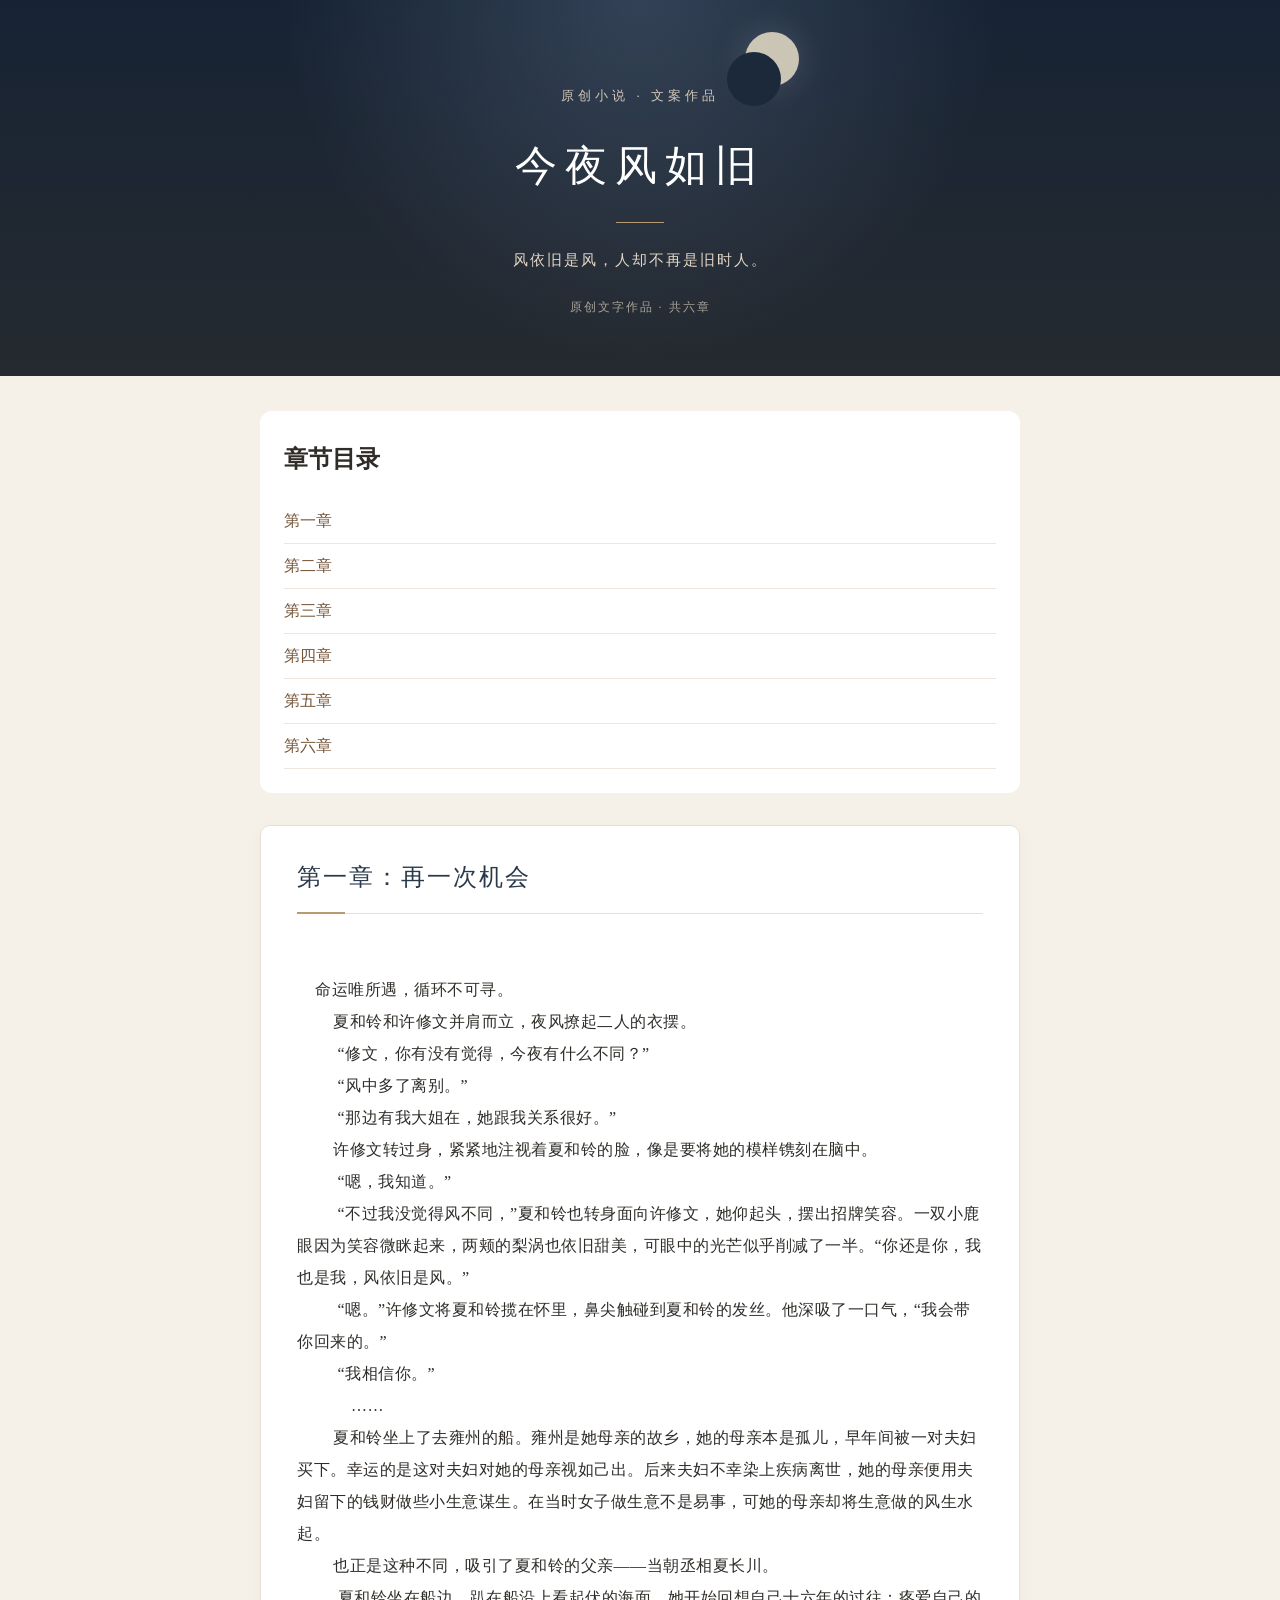
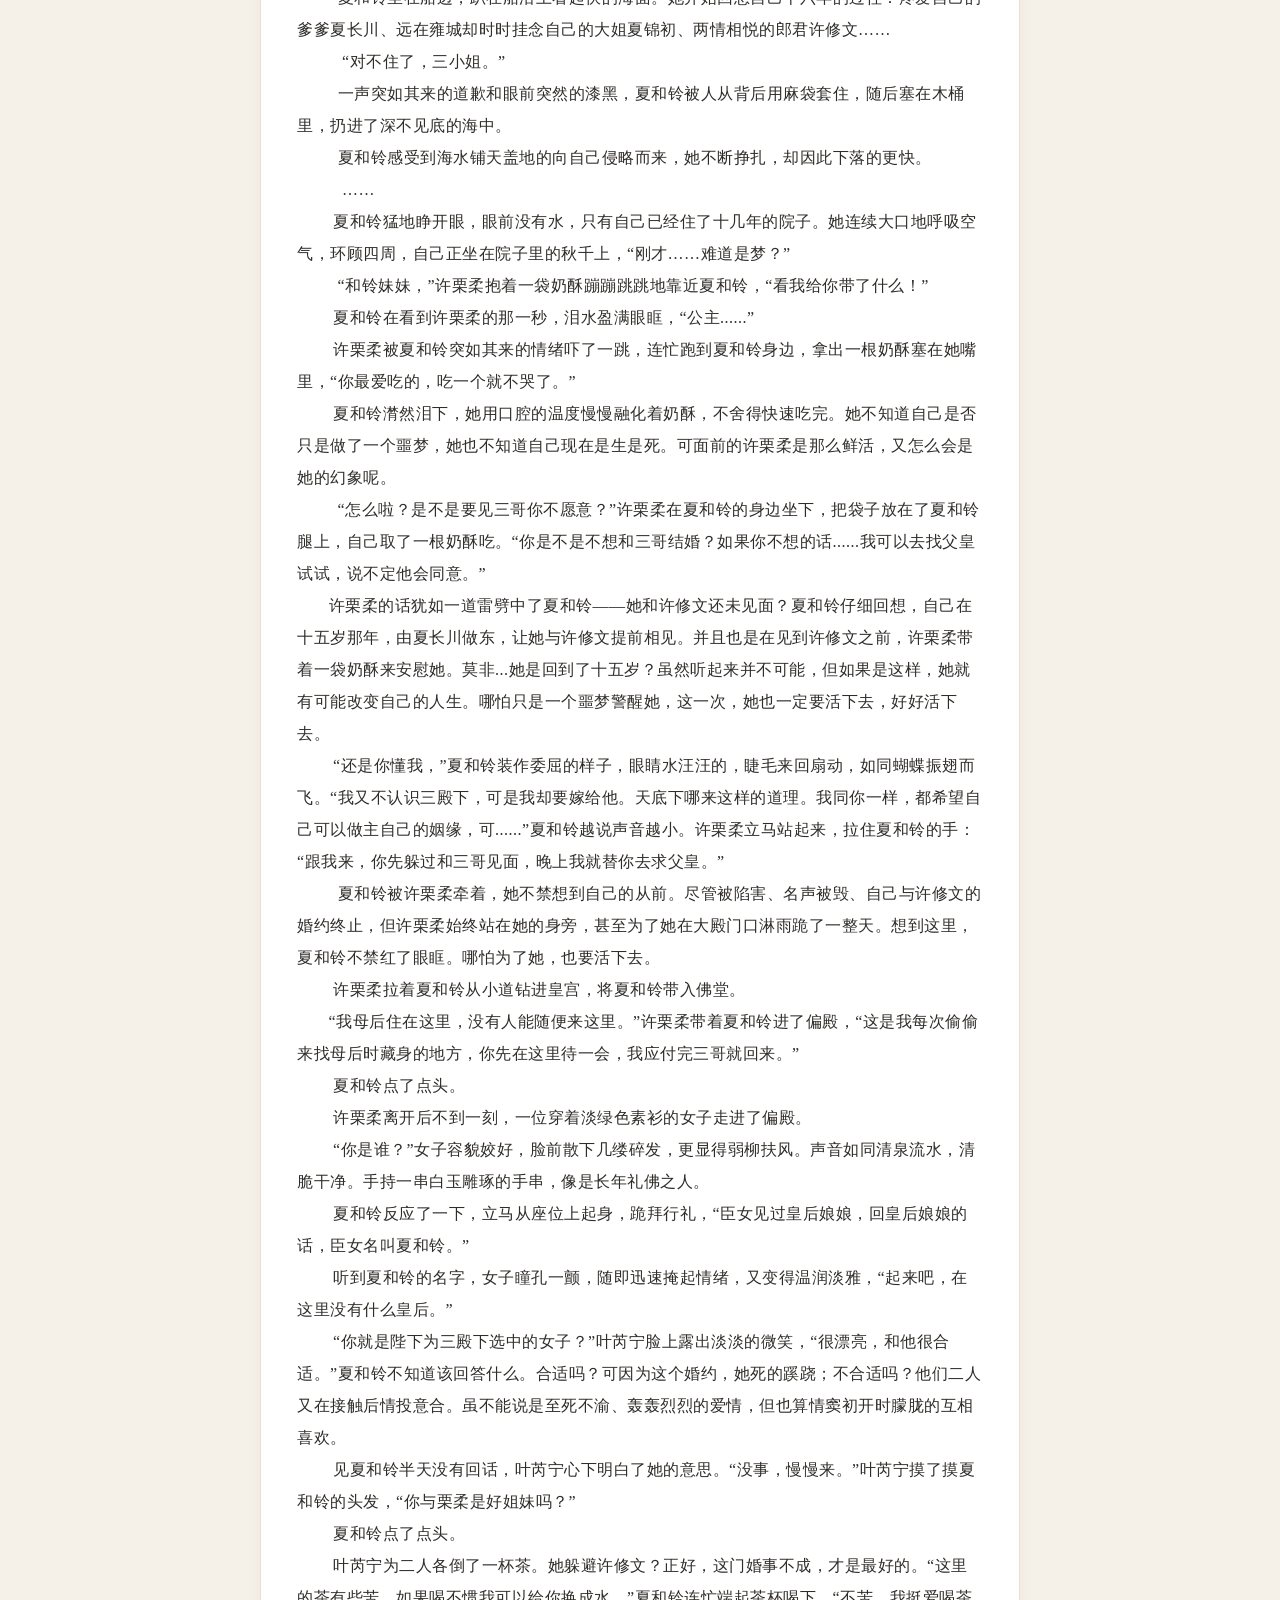
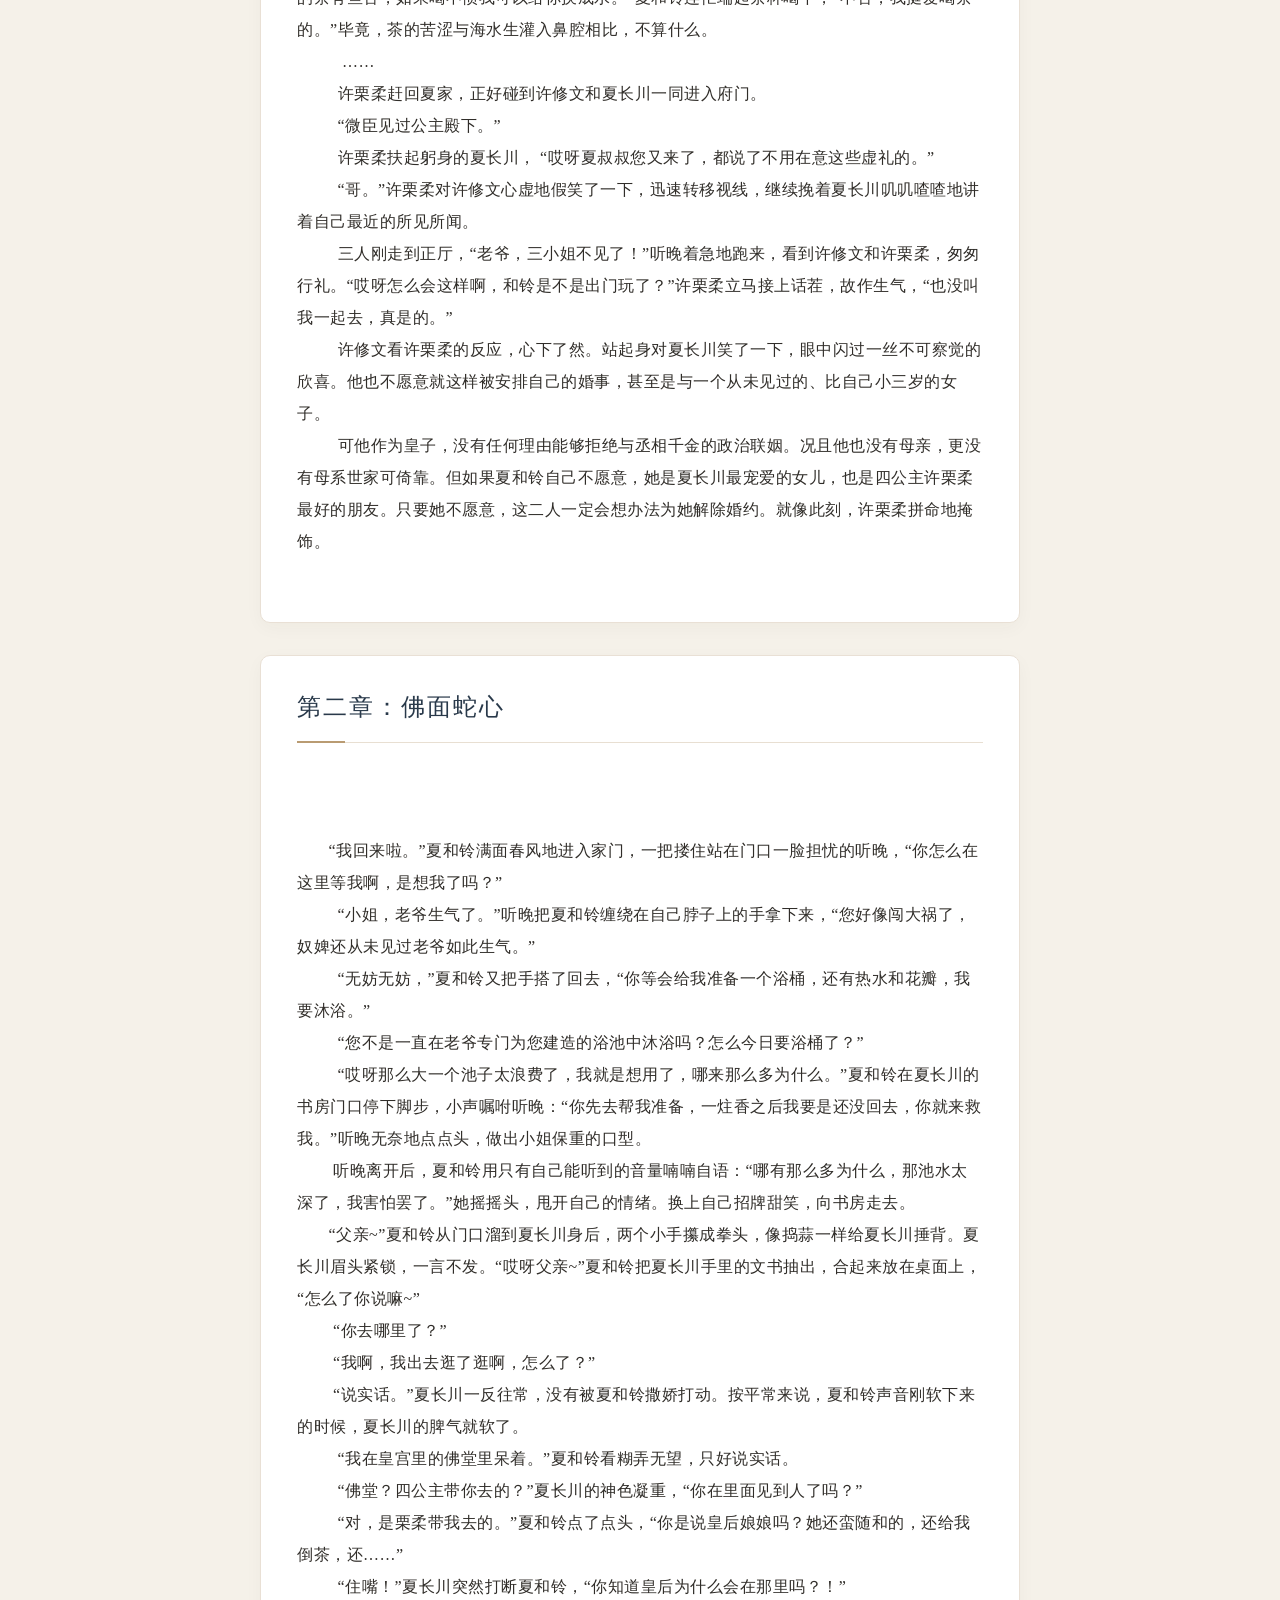
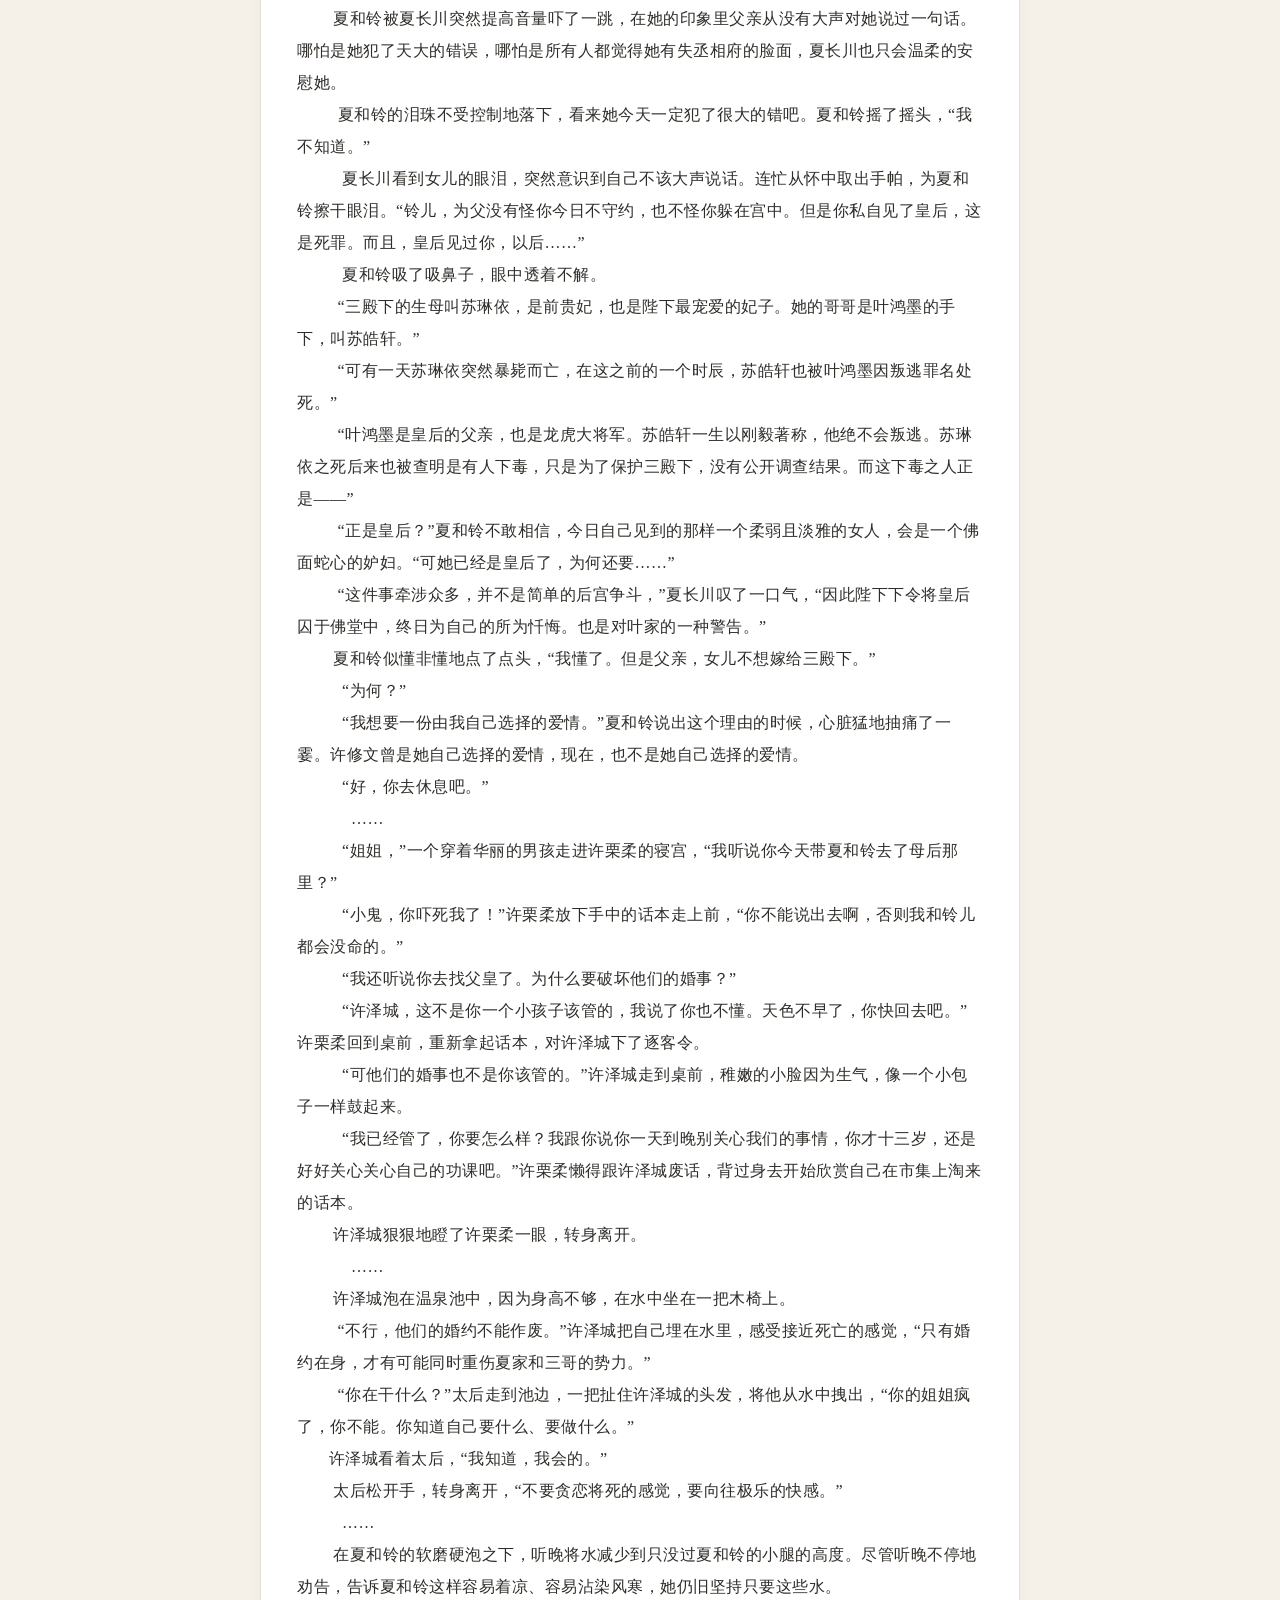
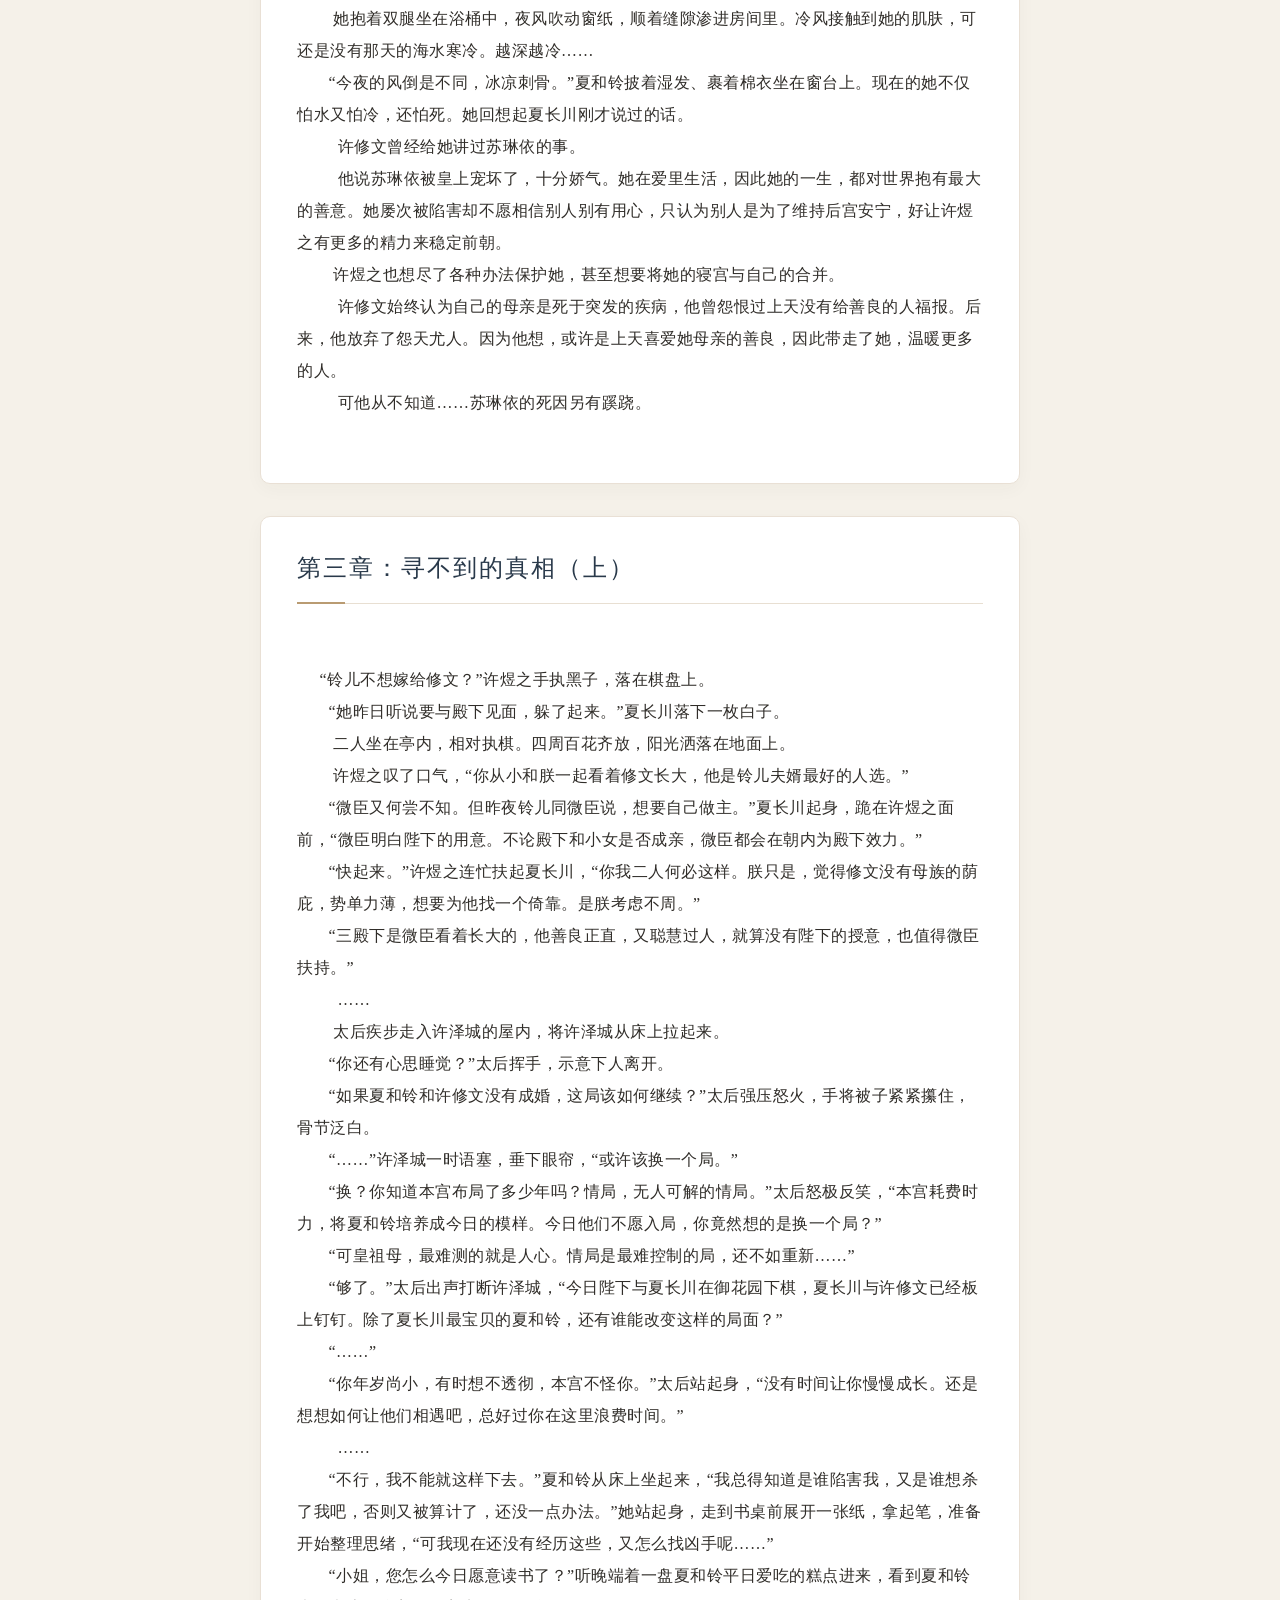
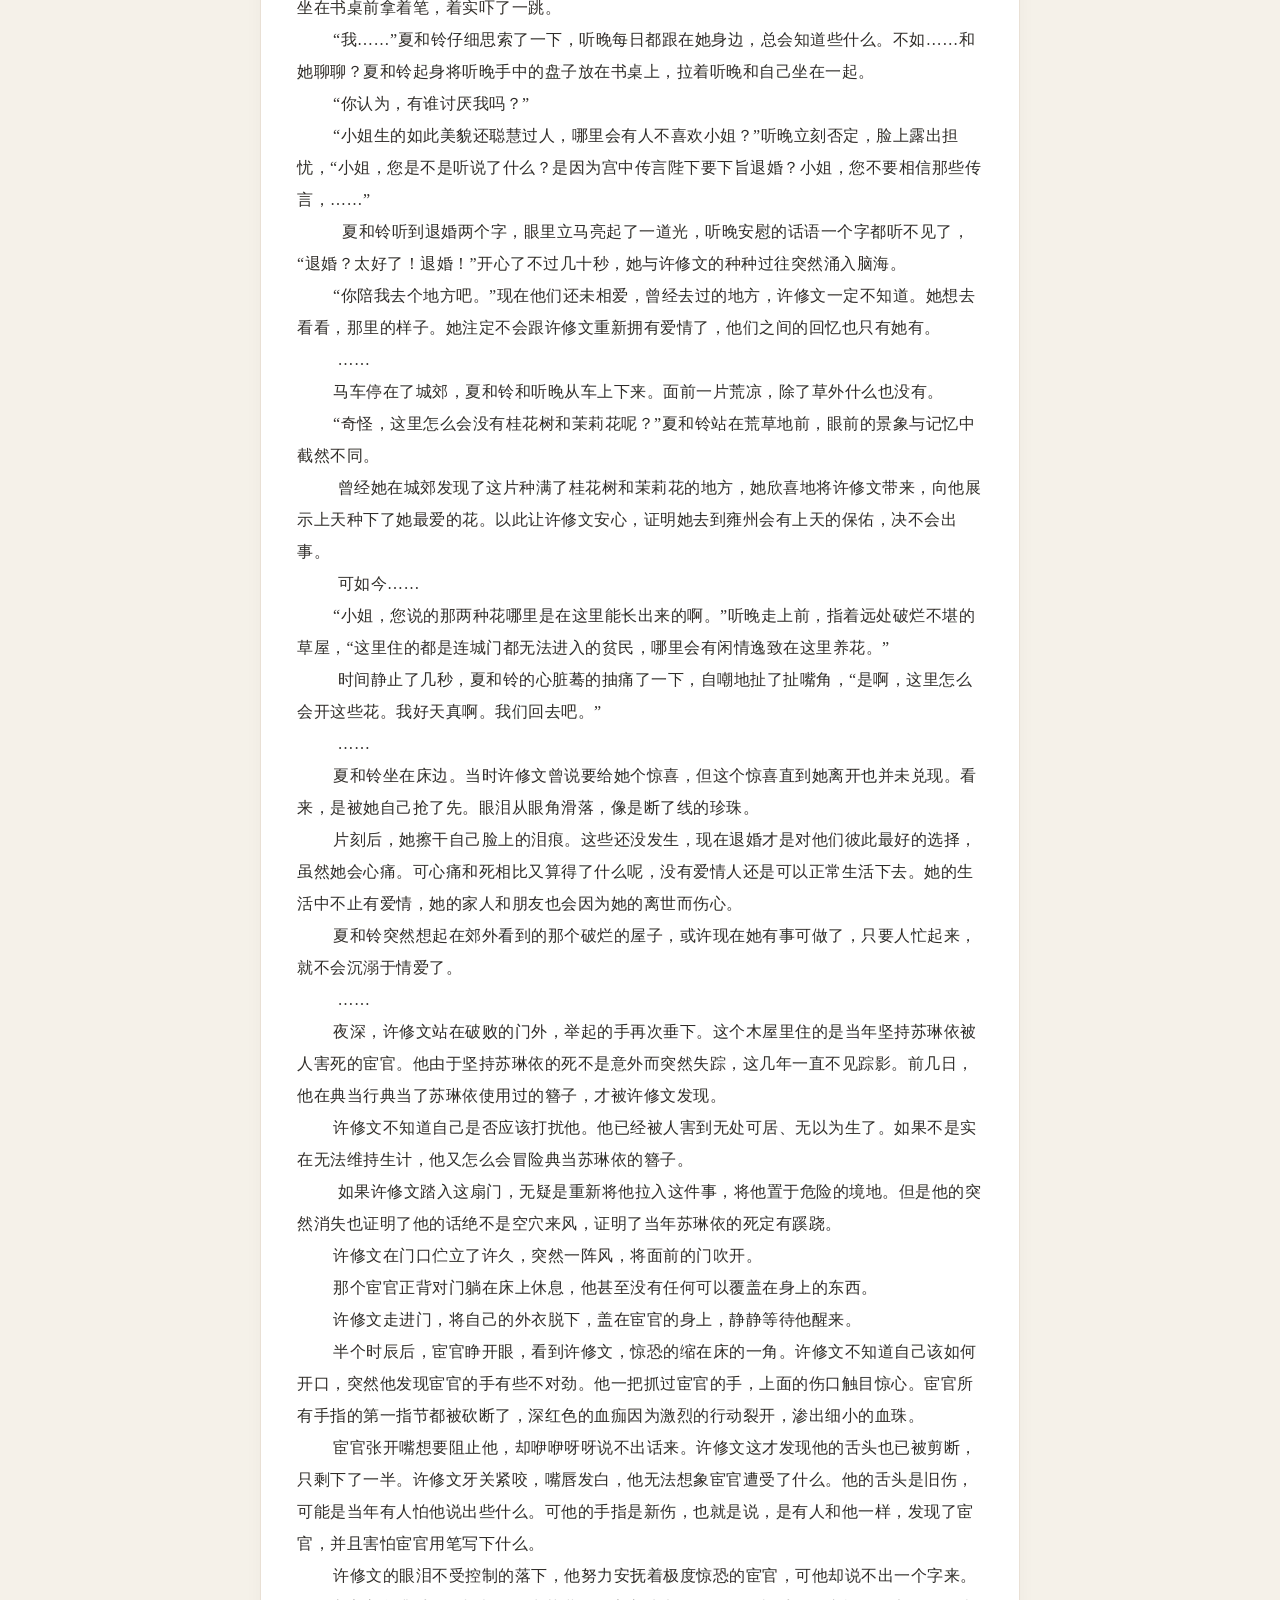
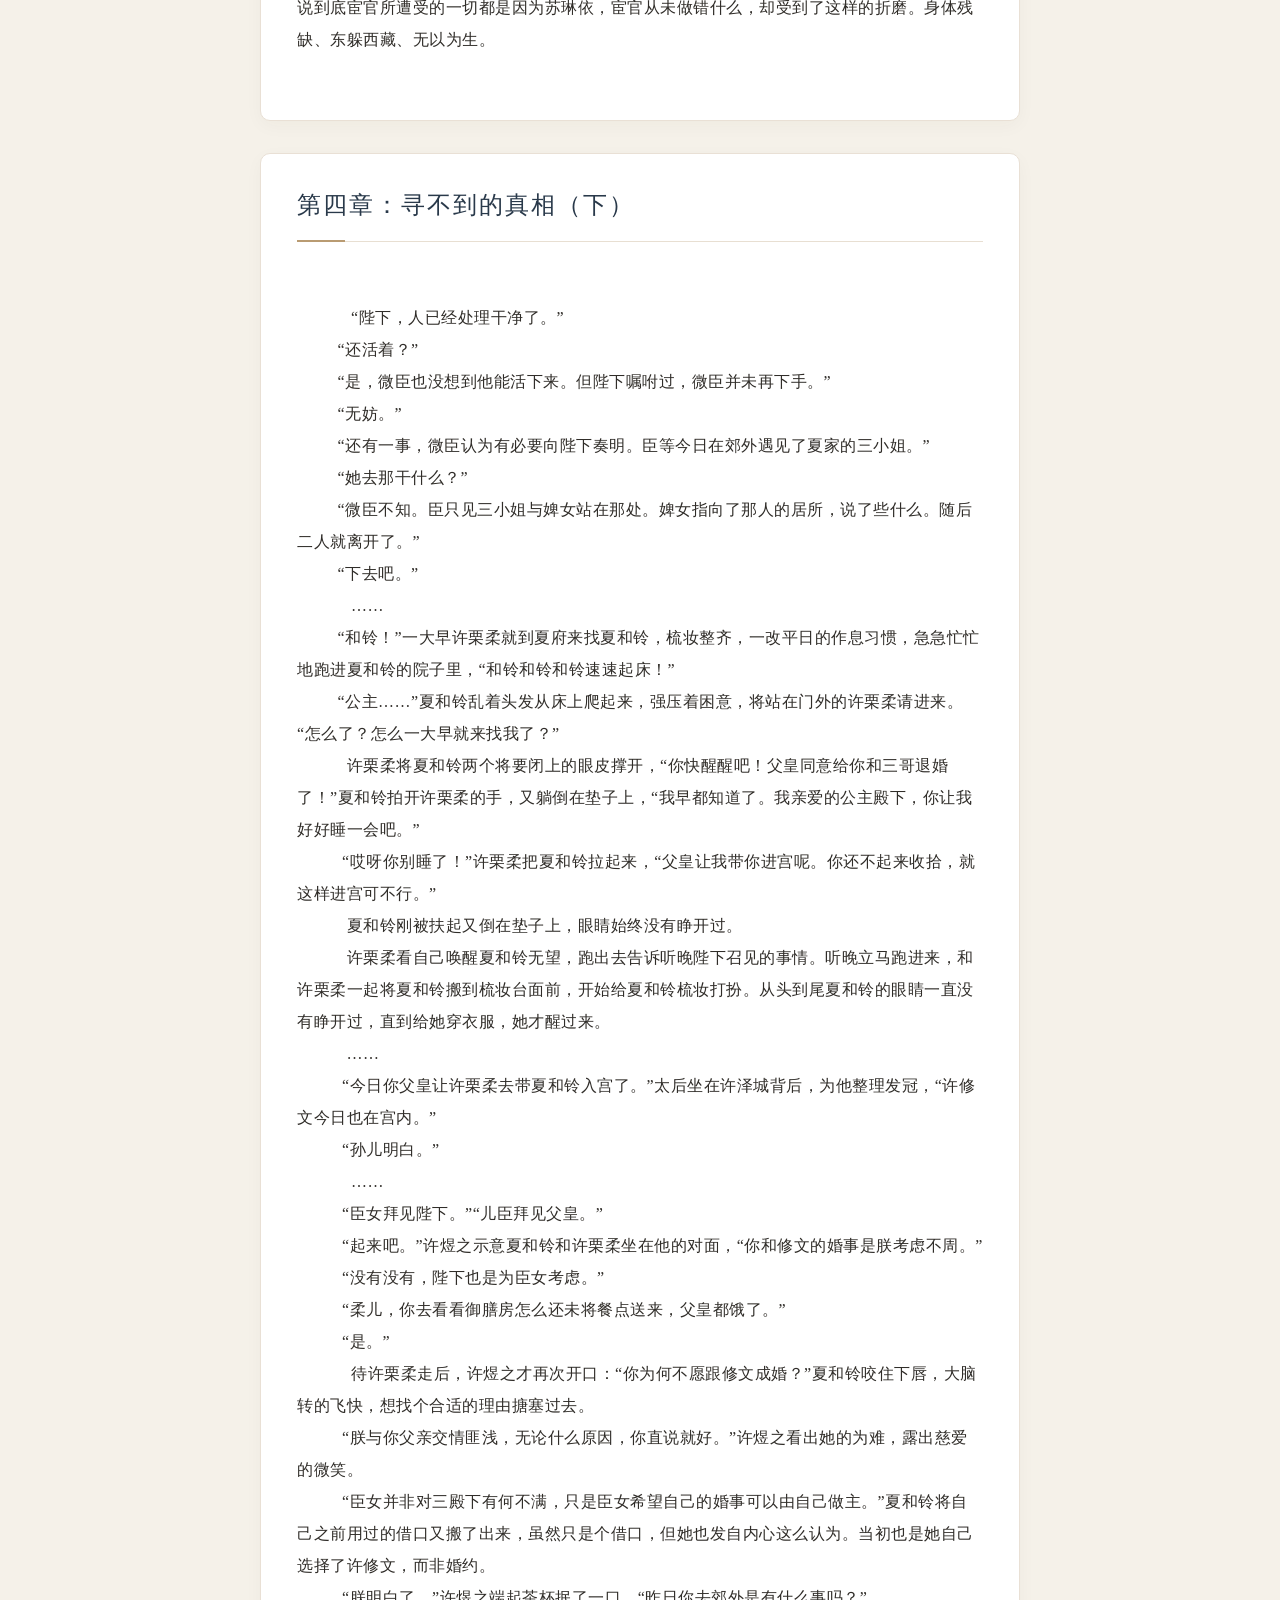
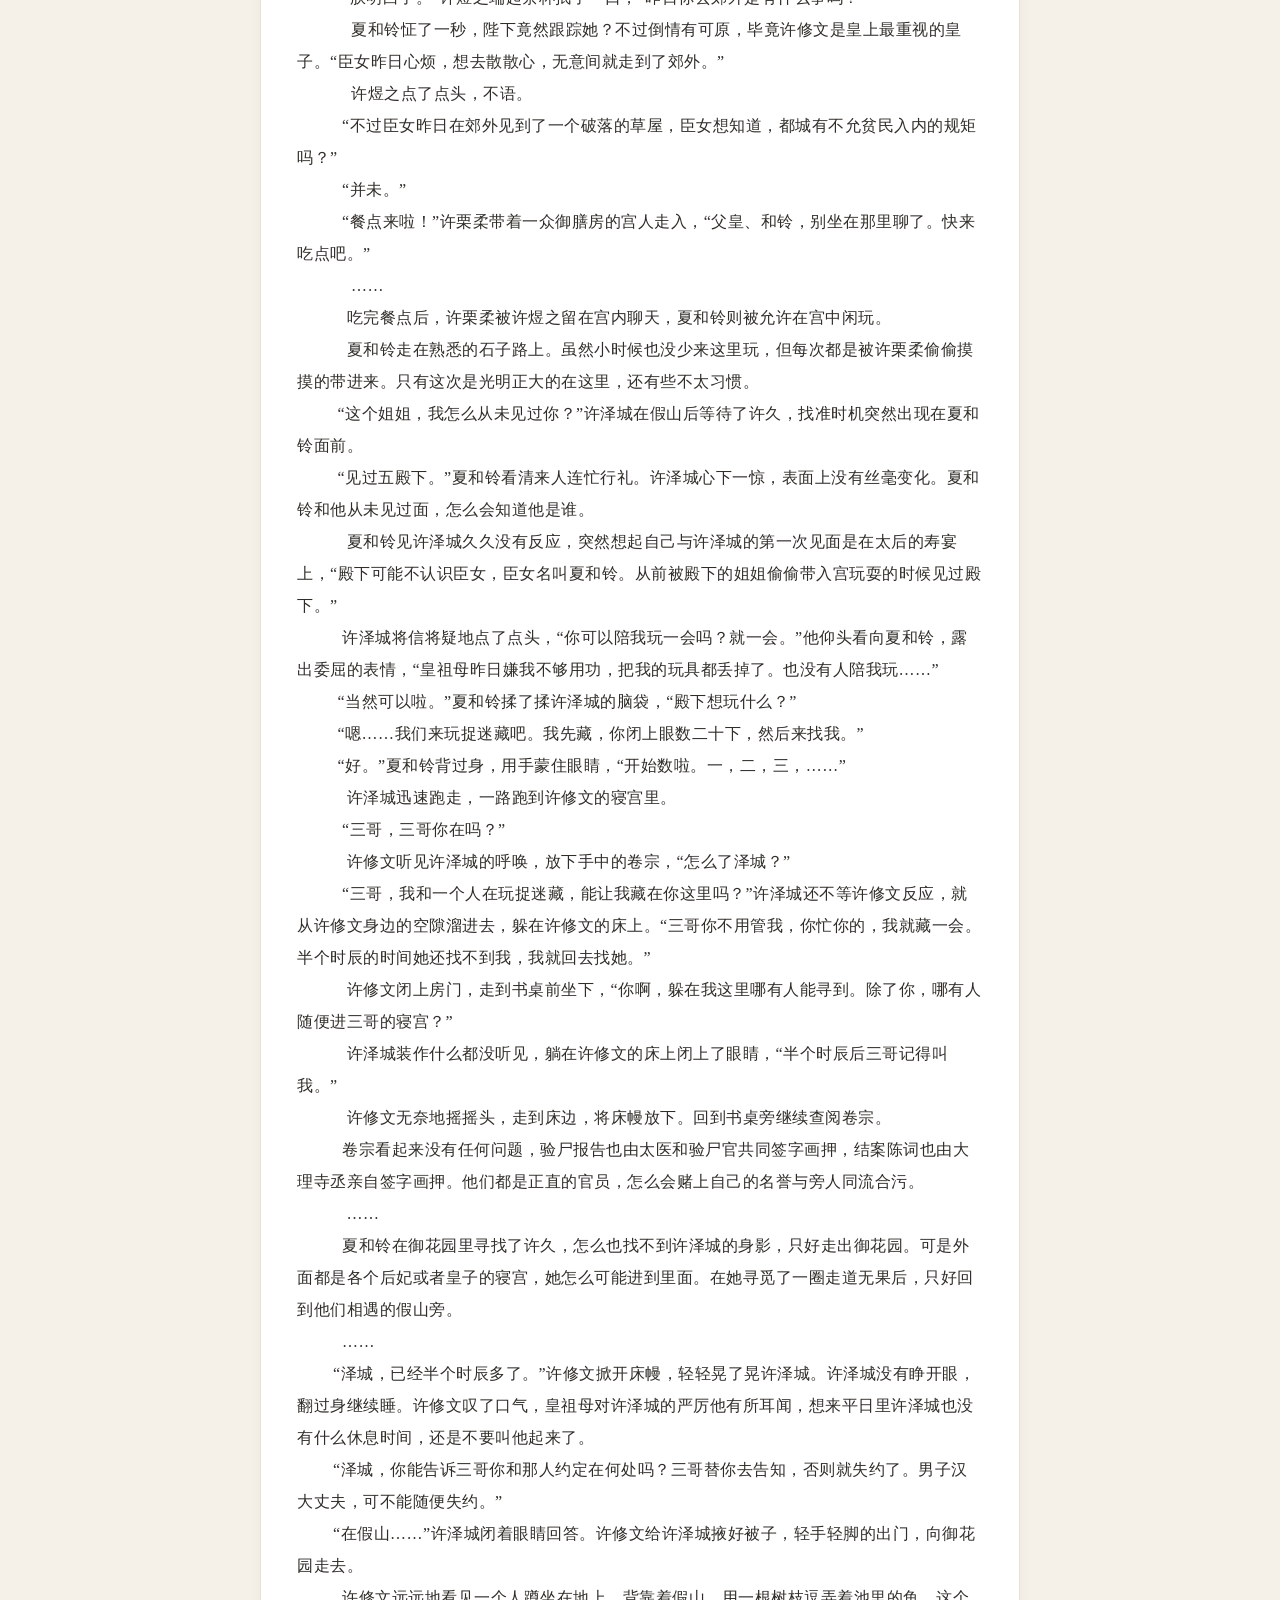
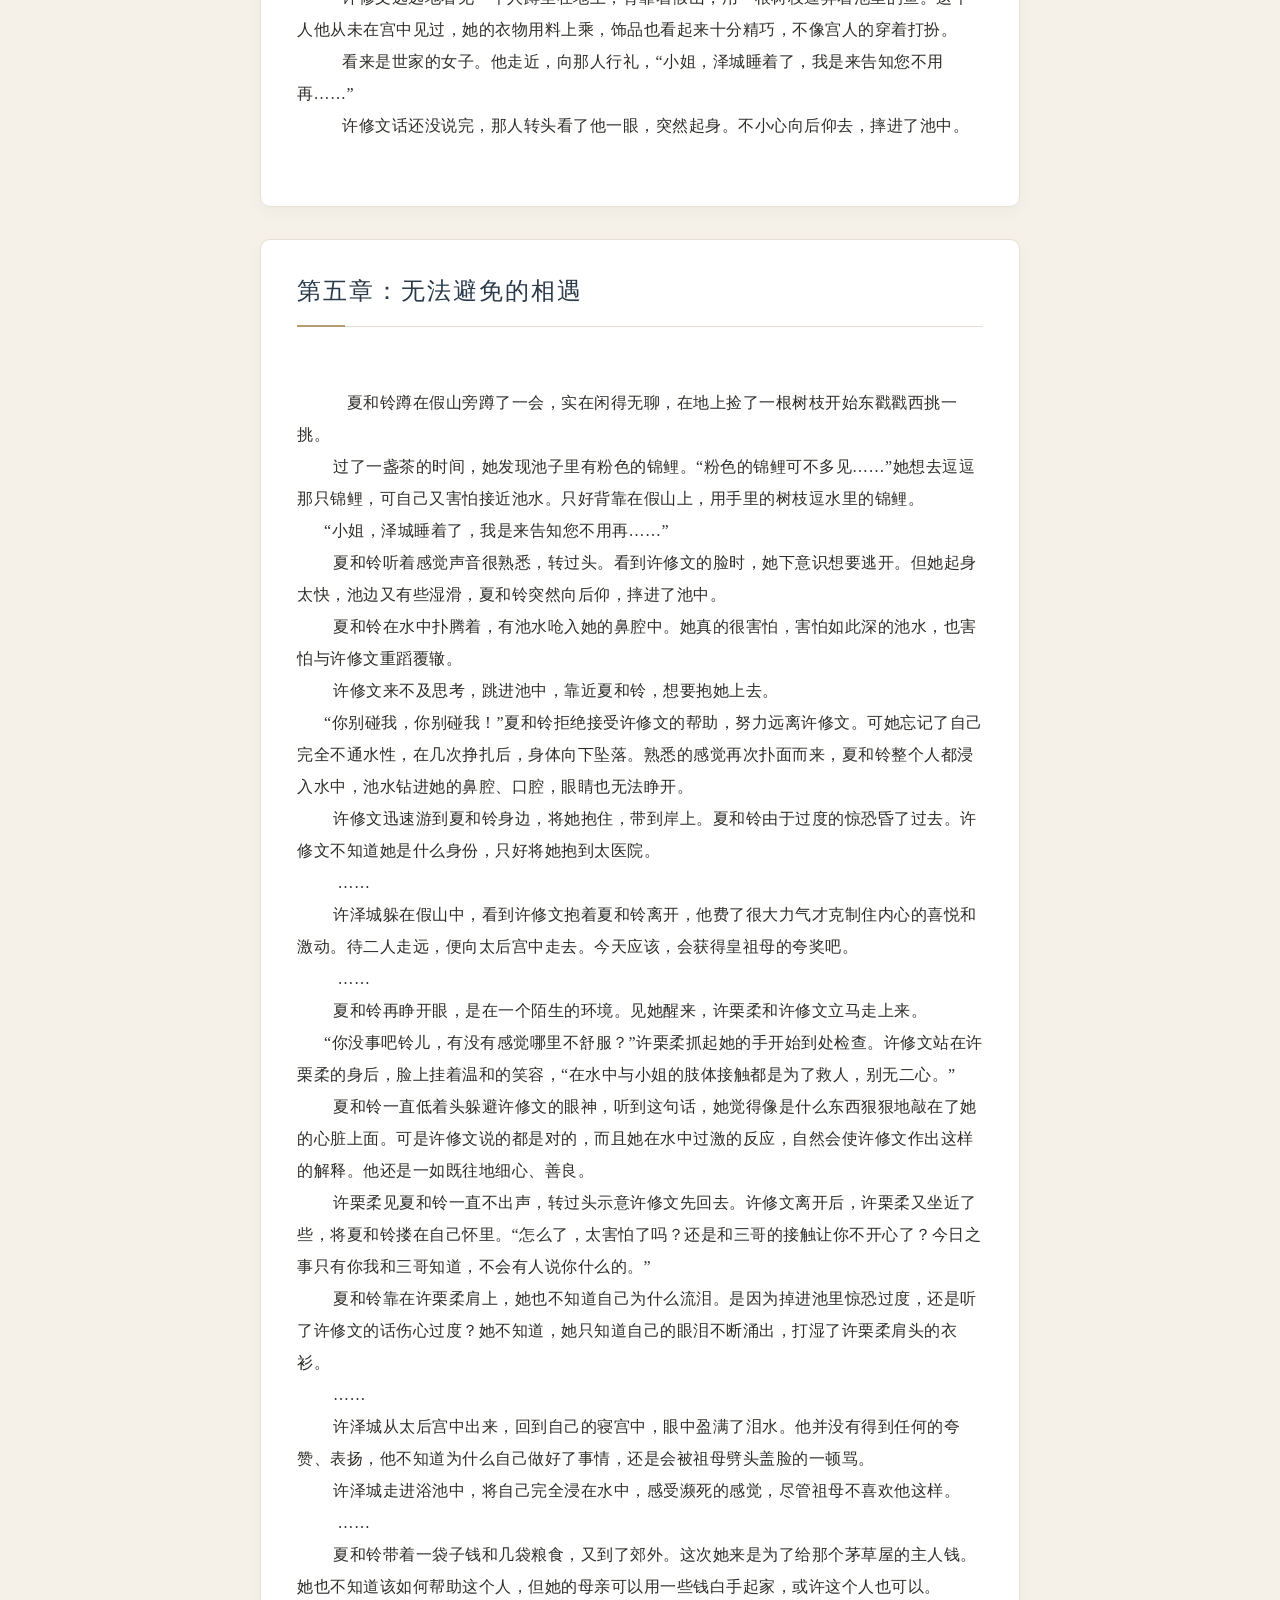
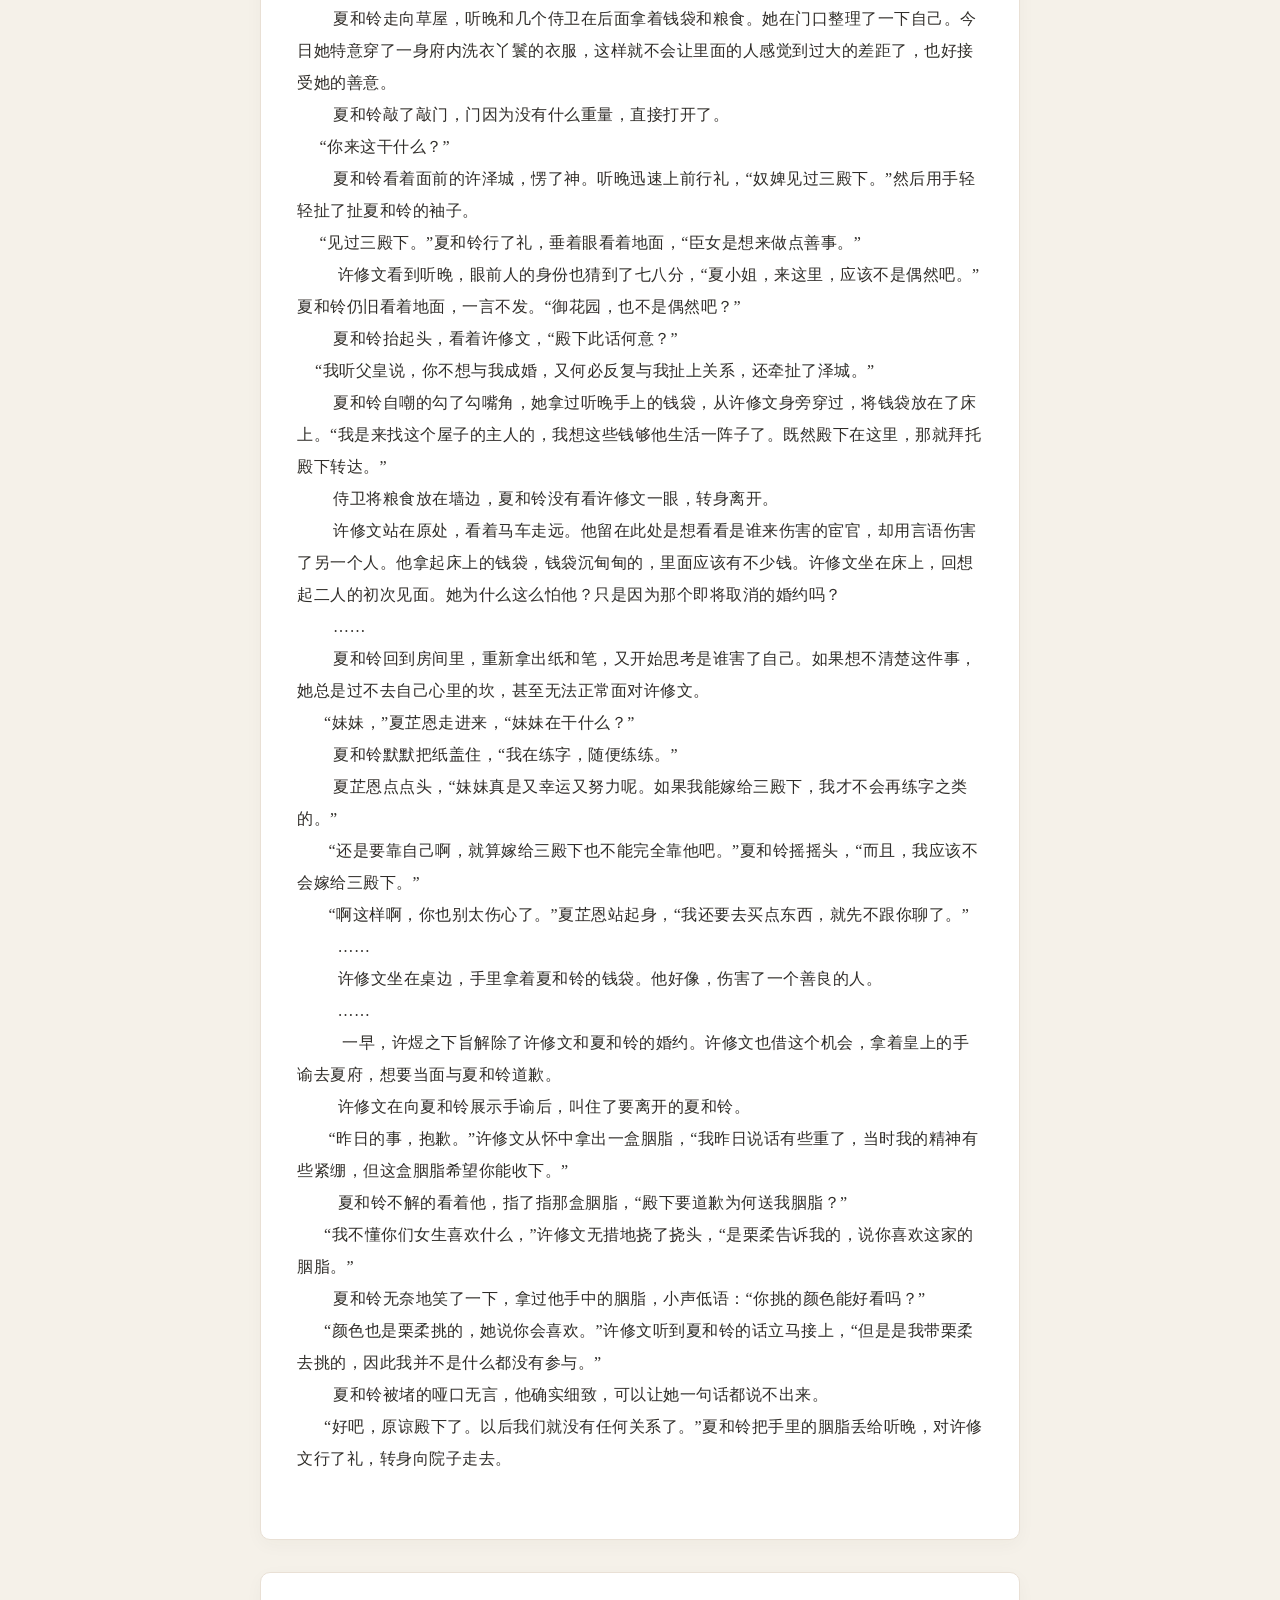
<file: novel.html>
<!DOCTYPE html>
<html lang="zh-CN">
<head>
<meta charset="UTF-8">
<meta name="viewport" content="width=device-width, initial-scale=1">
<title>今夜风如旧 | 文案作品集</title>
<style>
  .work-label {
  font-size: 13px;
  letter-spacing: 4px;
  color: #d2c8b7;
  margin-bottom: 24px;
}

header h1 {
  margin: 0;
  font-size: 42px;
  font-weight: 500;
  letter-spacing: 8px;
  line-height: 1.6;
}

.title-divider {
  width: 48px;
  height: 1px;
  background: #b99b72;
  margin: 22px auto;
}

.work-subtitle {
  font-size: 15px;
  letter-spacing: 2px;
  color: #e4d8c6;
  margin: 0 0 20px;
}

.work-meta {
  font-size: 12px;
  letter-spacing: 2px;
  color: #aaa39a;
  margin-top: 18px;
}
body {
  margin: 0;
  background: #f5f1e9;
  color: #302d29;
  font-family: "Noto Serif SC", "Songti SC", serif;
  line-height: 2;
}
header {
  position: relative;
  overflow: hidden;
  padding: 70px 20px 45px;
  text-align: center;
  background:
    radial-gradient(
      circle at 50% 0%,
      rgba(133, 157, 190, 0.25),
      transparent 48%
    ),
    linear-gradient(
      180deg,
      #172334 0%,
      #252a30 100%
    );
  color: #fff;
}
header p { color: #d2c8b7; }
main {
  max-width: 760px;
  margin: 35px auto;
  padding: 0 22px;
}
nav {
  margin: 32px 0;
  padding: 24px;
  background: #ffffff;
  border-radius: 12px;
  line-height: 2;
}

nav h2 {
  margin-top: 0;
  margin-bottom: 16px;
}

nav a {
  display: block;
  padding: 6px 0;
  color: #75563b;
  text-decoration: none;
  border-bottom: 1px solid #eee7df;
}

nav a:hover {
  color: #a07855;
}
article {
  margin-top: 28px;
  padding: 28px;
  background: #fff;
  border-radius: 10px;
}
h2 { margin-top: 0; }
.back { text-align: center; margin: 40px; }
  .novel-text {
  white-space: pre-wrap;
  overflow-wrap: break-word;
  font-size: 16px;
  line-height: 2;
  letter-spacing: 0.5px;
  color: #302d29;
}
 /* 月夜背景装饰 */
header::before {
  content: "";
  position: absolute;
  top: 32px;
  left: calc(50% + 105px);
  width: 54px;
  height: 54px;
  border-radius: 50%;
  background: #e8dfc9;
  opacity: 0.85;
  box-shadow: 0 0 35px rgba(210, 220, 235, 0.22);
  pointer-events: none;
}

header::after {
  content: "";
  position: absolute;
  top: 52px;
  left: calc(50% + 87px);
  width: 54px;
  height: 54px;
  border-radius: 50%;
  background: #1b293a;
  pointer-events: none;
}

/* 确保标题文字位于装饰上方 */
header p,
header h1,
header .title-divider {
  position: relative;
  z-index: 1;
}

/* 章节正文卡片 */
article {
  margin-top: 32px;
  padding: 32px 36px;
  background: #fff;
  border: 1px solid #e9e0d5;
  border-radius: 10px;
  box-shadow: 0 5px 18px rgba(48, 45, 41, 0.035);
  scroll-margin-top: 24px;
}

/* 章节标题 */
article h2 {
  position: relative;
  margin: 0 0 28px;
  padding: 0 0 16px;
  color: #29394a;
  font-size: 24px;
  font-weight: 500;
  line-height: 1.6;
  letter-spacing: 2px;
  border-bottom: 1px solid #e8dfd2;
}

/* 章节标题下的金色短线 */
article h2::after {
  content: "";
  display: block;
  position: absolute;
  bottom: -1px;
  left: 0;
  width: 48px;
  height: 2px;
  background: #b99b72;
}

/* 正文阅读样式 */
.novel-text {
  white-space: pre-wrap;
  overflow-wrap: break-word;
  font-size: 16px;
  line-height: 2;
  letter-spacing: 0.5px;
  color: #302d29;
}

/* 手机屏幕适配 */
@media (max-width: 600px) {
  header {
    padding: 60px 18px 38px;
  }

  header h1 {
    font-size: 32px;
    letter-spacing: 5px;
  }

  article {
    padding: 24px 20px;
  }

  article h2 {
    font-size: 21px;
  }

  .novel-text {
    font-size: 15px;
    line-height: 1.95;
  }
} 
</style>
</head>
<body>
<header>
  <p class="work-label">原创小说 · 文案作品</p>
  <h1>今夜风如旧</h1>
  <div class="title-divider"></div>
  <p class="work-subtitle">风依旧是风，人却不再是旧时人。</p>
  <p class="work-meta">原创文字作品 · 共六章</p>
</header>

<main>
  <nav>
    <h2>章节目录</h2>
    <a href="#chapter1">第一章</a>
    <a href="#chapter2">第二章</a>
    <a href="#chapter3">第三章</a>
    <a href="#chapter4">第四章</a>
    <a href="#chapter5">第五章</a>
    <a href="#chapter6">第六章</a>
  </nav>

 <article id="chapter1">
  <h2>第一章：再一次机会</h2>
  <div class="novel-text">
    命运唯所遇，循环不可寻。
        夏和铃和许修文并肩而立，夜风撩起二人的衣摆。
         “修文，你有没有觉得，今夜有什么不同？”
         “风中多了离别。”
         “那边有我大姐在，她跟我关系很好。”
        许修文转过身，紧紧地注视着夏和铃的脸，像是要将她的模样镌刻在脑中。
         “嗯，我知道。”
         “不过我没觉得风不同，”夏和铃也转身面向许修文，她仰起头，摆出招牌笑容。一双小鹿眼因为笑容微眯起来，两颊的梨涡也依旧甜美，可眼中的光芒似乎削减了一半。“你还是你，我也是我，风依旧是风。”
         “嗯。”许修文将夏和铃揽在怀里，鼻尖触碰到夏和铃的发丝。他深吸了一口气，“我会带你回来的。”
         “我相信你。”
            ……
        夏和铃坐上了去雍州的船。雍州是她母亲的故乡，她的母亲本是孤儿，早年间被一对夫妇买下。幸运的是这对夫妇对她的母亲视如己出。后来夫妇不幸染上疾病离世，她的母亲便用夫妇留下的钱财做些小生意谋生。在当时女子做生意不是易事，可她的母亲却将生意做的风生水起。
        也正是这种不同，吸引了夏和铃的父亲——当朝丞相夏长川。
         夏和铃坐在船边，趴在船沿上看起伏的海面。她开始回想自己十六年的过往：疼爱自己的爹爹夏长川、远在雍城却时时挂念自己的大姐夏锦初、两情相悦的郎君许修文……
          “对不住了，三小姐。”
         一声突如其来的道歉和眼前突然的漆黑，夏和铃被人从背后用麻袋套住，随后塞在木桶里，扔进了深不见底的海中。
         夏和铃感受到海水铺天盖地的向自己侵略而来，她不断挣扎，却因此下落的更快。
          ……
        夏和铃猛地睁开眼，眼前没有水，只有自己已经住了十几年的院子。她连续大口地呼吸空气，环顾四周，自己正坐在院子里的秋千上，“刚才……难道是梦？”
         “和铃妹妹，”许栗柔抱着一袋奶酥蹦蹦跳跳地靠近夏和铃，“看我给你带了什么！”
        夏和铃在看到许栗柔的那一秒，泪水盈满眼眶，“公主......”
        许栗柔被夏和铃突如其来的情绪吓了一跳，连忙跑到夏和铃身边，拿出一根奶酥塞在她嘴里，“你最爱吃的，吃一个就不哭了。”
        夏和铃潸然泪下，她用口腔的温度慢慢融化着奶酥，不舍得快速吃完。她不知道自己是否只是做了一个噩梦，她也不知道自己现在是生是死。可面前的许栗柔是那么鲜活，又怎么会是她的幻象呢。
         “怎么啦？是不是要见三哥你不愿意？”许栗柔在夏和铃的身边坐下，把袋子放在了夏和铃腿上，自己取了一根奶酥吃。“你是不是不想和三哥结婚？如果你不想的话......我可以去找父皇试试，说不定他会同意。”
       许栗柔的话犹如一道雷劈中了夏和铃——她和许修文还未见面？夏和铃仔细回想，自己在十五岁那年，由夏长川做东，让她与许修文提前相见。并且也是在见到许修文之前，许栗柔带着一袋奶酥来安慰她。莫非...她是回到了十五岁？虽然听起来并不可能，但如果是这样，她就有可能改变自己的人生。哪怕只是一个噩梦警醒她，这一次，她也一定要活下去，好好活下去。
        “还是你懂我，”夏和铃装作委屈的样子，眼睛水汪汪的，睫毛来回扇动，如同蝴蝶振翅而飞。“我又不认识三殿下，可是我却要嫁给他。天底下哪来这样的道理。我同你一样，都希望自己可以做主自己的姻缘，可......”夏和铃越说声音越小。许栗柔立马站起来，拉住夏和铃的手：“跟我来，你先躲过和三哥见面，晚上我就替你去求父皇。”
         夏和铃被许栗柔牵着，她不禁想到自己的从前。尽管被陷害、名声被毁、自己与许修文的婚约终止，但许栗柔始终站在她的身旁，甚至为了她在大殿门口淋雨跪了一整天。想到这里，夏和铃不禁红了眼眶。哪怕为了她，也要活下去。
        许栗柔拉着夏和铃从小道钻进皇宫，将夏和铃带入佛堂。
       “我母后住在这里，没有人能随便来这里。”许栗柔带着夏和铃进了偏殿，“这是我每次偷偷来找母后时藏身的地方，你先在这里待一会，我应付完三哥就回来。”
        夏和铃点了点头。
        许栗柔离开后不到一刻，一位穿着淡绿色素衫的女子走进了偏殿。
        “你是谁？”女子容貌姣好，脸前散下几缕碎发，更显得弱柳扶风。声音如同清泉流水，清脆干净。手持一串白玉雕琢的手串，像是长年礼佛之人。
        夏和铃反应了一下，立马从座位上起身，跪拜行礼，“臣女见过皇后娘娘，回皇后娘娘的话，臣女名叫夏和铃。”
        听到夏和铃的名字，女子瞳孔一颤，随即迅速掩起情绪，又变得温润淡雅，“起来吧，在这里没有什么皇后。”
        “你就是陛下为三殿下选中的女子？”叶芮宁脸上露出淡淡的微笑，“很漂亮，和他很合适。”夏和铃不知道该回答什么。合适吗？可因为这个婚约，她死的蹊跷；不合适吗？他们二人又在接触后情投意合。虽不能说是至死不渝、轰轰烈烈的爱情，但也算情窦初开时朦胧的互相喜欢。
        见夏和铃半天没有回话，叶芮宁心下明白了她的意思。“没事，慢慢来。”叶芮宁摸了摸夏和铃的头发，“你与栗柔是好姐妹吗？”
        夏和铃点了点头。
        叶芮宁为二人各倒了一杯茶。她躲避许修文？正好，这门婚事不成，才是最好的。“这里的茶有些苦，如果喝不惯我可以给你换成水。”夏和铃连忙端起茶杯喝下，“不苦，我挺爱喝茶的。”毕竟，茶的苦涩与海水生灌入鼻腔相比，不算什么。 
          ……
         许栗柔赶回夏家，正好碰到许修文和夏长川一同进入府门。
         “微臣见过公主殿下。”
         许栗柔扶起躬身的夏长川， “哎呀夏叔叔您又来了，都说了不用在意这些虚礼的。”
         “哥。”许栗柔对许修文心虚地假笑了一下，迅速转移视线，继续挽着夏长川叽叽喳喳地讲着自己最近的所见所闻。
         三人刚走到正厅，“老爷，三小姐不见了！”听晚着急地跑来，看到许修文和许栗柔，匆匆行礼。“哎呀怎么会这样啊，和铃是不是出门玩了？”许栗柔立马接上话茬，故作生气，“也没叫我一起去，真是的。”
         许修文看许栗柔的反应，心下了然。站起身对夏长川笑了一下，眼中闪过一丝不可察觉的欣喜。他也不愿意就这样被安排自己的婚事，甚至是与一个从未见过的、比自己小三岁的女子。
         可他作为皇子，没有任何理由能够拒绝与丞相千金的政治联姻。况且他也没有母亲，更没有母系世家可倚靠。但如果夏和铃自己不愿意，她是夏长川最宠爱的女儿，也是四公主许栗柔最好的朋友。只要她不愿意，这二人一定会想办法为她解除婚约。就像此刻，许栗柔拼命地掩饰。
  </div>
</article>

  <article id="chapter2">
  <h2>第二章：佛面蛇心</h2>
  <div class="novel-text">
    
       “我回来啦。”夏和铃满面春风地进入家门，一把搂住站在门口一脸担忧的听晚，“你怎么在这里等我啊，是想我了吗？”
         “小姐，老爷生气了。”听晚把夏和铃缠绕在自己脖子上的手拿下来，“您好像闯大祸了，奴婢还从未见过老爷如此生气。”
         “无妨无妨，”夏和铃又把手搭了回去，“你等会给我准备一个浴桶，还有热水和花瓣，我要沐浴。”
         “您不是一直在老爷专门为您建造的浴池中沐浴吗？怎么今日要浴桶了？”
         “哎呀那么大一个池子太浪费了，我就是想用了，哪来那么多为什么。”夏和铃在夏长川的书房门口停下脚步，小声嘱咐听晚：“你先去帮我准备，一炷香之后我要是还没回去，你就来救我。”听晚无奈地点点头，做出小姐保重的口型。
        听晚离开后，夏和铃用只有自己能听到的音量喃喃自语：“哪有那么多为什么，那池水太深了，我害怕罢了。”她摇摇头，甩开自己的情绪。换上自己招牌甜笑，向书房走去。
       “父亲~”夏和铃从门口溜到夏长川身后，两个小手攥成拳头，像捣蒜一样给夏长川捶背。夏长川眉头紧锁，一言不发。“哎呀父亲~”夏和铃把夏长川手里的文书抽出，合起来放在桌面上，“怎么了你说嘛~”
        “你去哪里了？”
        “我啊，我出去逛了逛啊，怎么了？”
        “说实话。”夏长川一反往常，没有被夏和铃撒娇打动。按平常来说，夏和铃声音刚软下来的时候，夏长川的脾气就软了。
         “我在皇宫里的佛堂里呆着。”夏和铃看糊弄无望，只好说实话。
         “佛堂？四公主带你去的？”夏长川的神色凝重，“你在里面见到人了吗？”
         “对，是栗柔带我去的。”夏和铃点了点头，“你是说皇后娘娘吗？她还蛮随和的，还给我倒茶，还……”
         “住嘴！”夏长川突然打断夏和铃，“你知道皇后为什么会在那里吗？！”
        夏和铃被夏长川突然提高音量吓了一跳，在她的印象里父亲从没有大声对她说过一句话。哪怕是她犯了天大的错误，哪怕是所有人都觉得她有失丞相府的脸面，夏长川也只会温柔的安慰她。
         夏和铃的泪珠不受控制地落下，看来她今天一定犯了很大的错吧。夏和铃摇了摇头，“我不知道。”
          夏长川看到女儿的眼泪，突然意识到自己不该大声说话。连忙从怀中取出手帕，为夏和铃擦干眼泪。“铃儿，为父没有怪你今日不守约，也不怪你躲在宫中。但是你私自见了皇后，这是死罪。而且，皇后见过你，以后……”
          夏和铃吸了吸鼻子，眼中透着不解。
         “三殿下的生母叫苏琳依，是前贵妃，也是陛下最宠爱的妃子。她的哥哥是叶鸿墨的手下，叫苏皓轩。”
         “可有一天苏琳依突然暴毙而亡，在这之前的一个时辰，苏皓轩也被叶鸿墨因叛逃罪名处死。”
         “叶鸿墨是皇后的父亲，也是龙虎大将军。苏皓轩一生以刚毅著称，他绝不会叛逃。苏琳依之死后来也被查明是有人下毒，只是为了保护三殿下，没有公开调查结果。而这下毒之人正是——”
         “正是皇后？”夏和铃不敢相信，今日自己见到的那样一个柔弱且淡雅的女人，会是一个佛面蛇心的妒妇。“可她已经是皇后了，为何还要……”
         “这件事牵涉众多，并不是简单的后宫争斗，”夏长川叹了一口气，“因此陛下下令将皇后囚于佛堂中，终日为自己的所为忏悔。也是对叶家的一种警告。”
        夏和铃似懂非懂地点了点头，“我懂了。但是父亲，女儿不想嫁给三殿下。”
          “为何？”
          “我想要一份由我自己选择的爱情。”夏和铃说出这个理由的时候，心脏猛地抽痛了一霎。许修文曾是她自己选择的爱情，现在，也不是她自己选择的爱情。
          “好，你去休息吧。”
            ……
          “姐姐，”一个穿着华丽的男孩走进许栗柔的寝宫，“我听说你今天带夏和铃去了母后那里？”
          “小鬼，你吓死我了！”许栗柔放下手中的话本走上前，“你不能说出去啊，否则我和铃儿都会没命的。”
          “我还听说你去找父皇了。为什么要破坏他们的婚事？”
          “许泽城，这不是你一个小孩子该管的，我说了你也不懂。天色不早了，你快回去吧。”许栗柔回到桌前，重新拿起话本，对许泽城下了逐客令。
          “可他们的婚事也不是你该管的。”许泽城走到桌前，稚嫩的小脸因为生气，像一个小包子一样鼓起来。
          “我已经管了，你要怎么样？我跟你说你一天到晚别关心我们的事情，你才十三岁，还是好好关心关心自己的功课吧。”许栗柔懒得跟许泽城废话，背过身去开始欣赏自己在市集上淘来的话本。
        许泽城狠狠地瞪了许栗柔一眼，转身离开。
            ……
        许泽城泡在温泉池中，因为身高不够，在水中坐在一把木椅上。
         “不行，他们的婚约不能作废。”许泽城把自己埋在水里，感受接近死亡的感觉，“只有婚约在身，才有可能同时重伤夏家和三哥的势力。”
         “你在干什么？”太后走到池边，一把扯住许泽城的头发，将他从水中拽出，“你的姐姐疯了，你不能。你知道自己要什么、要做什么。”
       许泽城看着太后，“我知道，我会的。”
        太后松开手，转身离开，“不要贪恋将死的感觉，要向往极乐的快感。”
          ……
        在夏和铃的软磨硬泡之下，听晚将水减少到只没过夏和铃的小腿的高度。尽管听晚不停地劝告，告诉夏和铃这样容易着凉、容易沾染风寒，她仍旧坚持只要这些水。
        她抱着双腿坐在浴桶中，夜风吹动窗纸，顺着缝隙渗进房间里。冷风接触到她的肌肤，可还是没有那天的海水寒冷。越深越冷……
       “今夜的风倒是不同，冰凉刺骨。”夏和铃披着湿发、裹着棉衣坐在窗台上。现在的她不仅怕水又怕冷，还怕死。她回想起夏长川刚才说过的话。
         许修文曾经给她讲过苏琳依的事。
         他说苏琳依被皇上宠坏了，十分娇气。她在爱里生活，因此她的一生，都对世界抱有最大的善意。她屡次被陷害却不愿相信别人别有用心，只认为别人是为了维持后宫安宁，好让许煜之有更多的精力来稳定前朝。
        许煜之也想尽了各种办法保护她，甚至想要将她的寝宫与自己的合并。
         许修文始终认为自己的母亲是死于突发的疾病，他曾怨恨过上天没有给善良的人福报。后来，他放弃了怨天尤人。因为他想，或许是上天喜爱她母亲的善良，因此带走了她，温暖更多的人。
         可他从不知道……苏琳依的死因另有蹊跷。
  </div>
</article>

  <article id="chapter3">
  <h2>第三章：寻不到的真相（上）</h2>
  <div class="novel-text">
     “铃儿不想嫁给修文？”许煜之手执黑子，落在棋盘上。
       “她昨日听说要与殿下见面，躲了起来。”夏长川落下一枚白子。
        二人坐在亭内，相对执棋。四周百花齐放，阳光洒落在地面上。
        许煜之叹了口气，“你从小和朕一起看着修文长大，他是铃儿夫婿最好的人选。”
       “微臣又何尝不知。但昨夜铃儿同微臣说，想要自己做主。”夏长川起身，跪在许煜之面前，“微臣明白陛下的用意。不论殿下和小女是否成亲，微臣都会在朝内为殿下效力。”
       “快起来。”许煜之连忙扶起夏长川，“你我二人何必这样。朕只是，觉得修文没有母族的荫庇，势单力薄，想要为他找一个倚靠。是朕考虑不周。”
       “三殿下是微臣看着长大的，他善良正直，又聪慧过人，就算没有陛下的授意，也值得微臣扶持。”
         ……
        太后疾步走入许泽城的屋内，将许泽城从床上拉起来。
       “你还有心思睡觉？”太后挥手，示意下人离开。
       “如果夏和铃和许修文没有成婚，这局该如何继续？”太后强压怒火，手将被子紧紧攥住，骨节泛白。
       “……”许泽城一时语塞，垂下眼帘，“或许该换一个局。”
       “换？你知道本宫布局了多少年吗？情局，无人可解的情局。”太后怒极反笑，“本宫耗费时力，将夏和铃培养成今日的模样。今日他们不愿入局，你竟然想的是换一个局？”
       “可皇祖母，最难测的就是人心。情局是最难控制的局，还不如重新……”
       “够了。”太后出声打断许泽城，“今日陛下与夏长川在御花园下棋，夏长川与许修文已经板上钉钉。除了夏长川最宝贝的夏和铃，还有谁能改变这样的局面？”
       “……”
       “你年岁尚小，有时想不透彻，本宫不怪你。”太后站起身，“没有时间让你慢慢成长。还是想想如何让他们相遇吧，总好过你在这里浪费时间。”
         ……
       “不行，我不能就这样下去。”夏和铃从床上坐起来，“我总得知道是谁陷害我，又是谁想杀了我吧，否则又被算计了，还没一点办法。”她站起身，走到书桌前展开一张纸，拿起笔，准备开始整理思绪，“可我现在还没有经历这些，又怎么找凶手呢……”
       “小姐，您怎么今日愿意读书了？”听晚端着一盘夏和铃平日爱吃的糕点进来，看到夏和铃坐在书桌前拿着笔，着实吓了一跳。
        “我……”夏和铃仔细思索了一下，听晚每日都跟在她身边，总会知道些什么。不如……和她聊聊？夏和铃起身将听晚手中的盘子放在书桌上，拉着听晚和自己坐在一起。
        “你认为，有谁讨厌我吗？”
        “小姐生的如此美貌还聪慧过人，哪里会有人不喜欢小姐？”听晚立刻否定，脸上露出担忧，“小姐，您是不是听说了什么？是因为宫中传言陛下要下旨退婚？小姐，您不要相信那些传言，……”
          夏和铃听到退婚两个字，眼里立马亮起了一道光，听晚安慰的话语一个字都听不见了，“退婚？太好了！退婚！”开心了不过几十秒，她与许修文的种种过往突然涌入脑海。
        “你陪我去个地方吧。”现在他们还未相爱，曾经去过的地方，许修文一定不知道。她想去看看，那里的样子。她注定不会跟许修文重新拥有爱情了，他们之间的回忆也只有她有。
         ……
        马车停在了城郊，夏和铃和听晚从车上下来。面前一片荒凉，除了草外什么也没有。
        “奇怪，这里怎么会没有桂花树和茉莉花呢？”夏和铃站在荒草地前，眼前的景象与记忆中截然不同。
         曾经她在城郊发现了这片种满了桂花树和茉莉花的地方，她欣喜地将许修文带来，向他展示上天种下了她最爱的花。以此让许修文安心，证明她去到雍州会有上天的保佑，决不会出事。
         可如今……
        “小姐，您说的那两种花哪里是在这里能长出来的啊。”听晚走上前，指着远处破烂不堪的草屋，“这里住的都是连城门都无法进入的贫民，哪里会有闲情逸致在这里养花。”
         时间静止了几秒，夏和铃的心脏蓦的抽痛了一下，自嘲地扯了扯嘴角，“是啊，这里怎么会开这些花。我好天真啊。我们回去吧。”
         ……
        夏和铃坐在床边。当时许修文曾说要给她个惊喜，但这个惊喜直到她离开也并未兑现。看来，是被她自己抢了先。眼泪从眼角滑落，像是断了线的珍珠。
        片刻后，她擦干自己脸上的泪痕。这些还没发生，现在退婚才是对他们彼此最好的选择，虽然她会心痛。可心痛和死相比又算得了什么呢，没有爱情人还是可以正常生活下去。她的生活中不止有爱情，她的家人和朋友也会因为她的离世而伤心。
        夏和铃突然想起在郊外看到的那个破烂的屋子，或许现在她有事可做了，只要人忙起来，就不会沉溺于情爱了。
         ……
        夜深，许修文站在破败的门外，举起的手再次垂下。这个木屋里住的是当年坚持苏琳依被人害死的宦官。他由于坚持苏琳依的死不是意外而突然失踪，这几年一直不见踪影。前几日，他在典当行典当了苏琳依使用过的簪子，才被许修文发现。
        许修文不知道自己是否应该打扰他。他已经被人害到无处可居、无以为生了。如果不是实在无法维持生计，他又怎么会冒险典当苏琳依的簪子。
         如果许修文踏入这扇门，无疑是重新将他拉入这件事，将他置于危险的境地。但是他的突然消失也证明了他的话绝不是空穴来风，证明了当年苏琳依的死定有蹊跷。
        许修文在门口伫立了许久，突然一阵风，将面前的门吹开。
        那个宦官正背对门躺在床上休息，他甚至没有任何可以覆盖在身上的东西。
        许修文走进门，将自己的外衣脱下，盖在宦官的身上，静静等待他醒来。
        半个时辰后，宦官睁开眼，看到许修文，惊恐的缩在床的一角。许修文不知道自己该如何开口，突然他发现宦官的手有些不对劲。他一把抓过宦官的手，上面的伤口触目惊心。宦官所有手指的第一指节都被砍断了，深红色的血痂因为激烈的行动裂开，渗出细小的血珠。
        宦官张开嘴想要阻止他，却咿咿呀呀说不出话来。许修文这才发现他的舌头也已被剪断，只剩下了一半。许修文牙关紧咬，嘴唇发白，他无法想象宦官遭受了什么。他的舌头是旧伤，可能是当年有人怕他说出些什么。可他的手指是新伤，也就是说，是有人和他一样，发现了宦官，并且害怕宦官用笔写下什么。
        许修文的眼泪不受控制的落下，他努力安抚着极度惊恐的宦官，可他却说不出一个字来。说到底宦官所遭受的一切都是因为苏琳依，宦官从未做错什么，却受到了这样的折磨。身体残缺、东躲西藏、无以为生。
  </div>
</article>

  <article id="chapter4">
  <h2>第四章：寻不到的真相（下）</h2>
  <div class="novel-text">
            “陛下，人已经处理干净了。”
         “还活着？”
         “是，微臣也没想到他能活下来。但陛下嘱咐过，微臣并未再下手。”
         “无妨。”
         “还有一事，微臣认为有必要向陛下奏明。臣等今日在郊外遇见了夏家的三小姐。”
         “她去那干什么？”
         “微臣不知。臣只见三小姐与婢女站在那处。婢女指向了那人的居所，说了些什么。随后二人就离开了。”
         “下去吧。”
            ……
         “和铃！”一大早许栗柔就到夏府来找夏和铃，梳妆整齐，一改平日的作息习惯，急急忙忙地跑进夏和铃的院子里，“和铃和铃和铃速速起床！”
         “公主……”夏和铃乱着头发从床上爬起来，强压着困意，将站在门外的许栗柔请进来。“怎么了？怎么一大早就来找我了？”
           许栗柔将夏和铃两个将要闭上的眼皮撑开，“你快醒醒吧！父皇同意给你和三哥退婚了！”夏和铃拍开许栗柔的手，又躺倒在垫子上，“我早都知道了。我亲爱的公主殿下，你让我好好睡一会吧。”
          “哎呀你别睡了！”许栗柔把夏和铃拉起来，“父皇让我带你进宫呢。你还不起来收拾，就这样进宫可不行。”
           夏和铃刚被扶起又倒在垫子上，眼睛始终没有睁开过。
           许栗柔看自己唤醒夏和铃无望，跑出去告诉听晚陛下召见的事情。听晚立马跑进来，和许栗柔一起将夏和铃搬到梳妆台面前，开始给夏和铃梳妆打扮。从头到尾夏和铃的眼睛一直没有睁开过，直到给她穿衣服，她才醒过来。
           ……
          “今日你父皇让许栗柔去带夏和铃入宫了。”太后坐在许泽城背后，为他整理发冠，“许修文今日也在宫内。”
          “孙儿明白。”
            ……
          “臣女拜见陛下。”“儿臣拜见父皇。”
          “起来吧。”许煜之示意夏和铃和许栗柔坐在他的对面，“你和修文的婚事是朕考虑不周。”
          “没有没有，陛下也是为臣女考虑。”
          “柔儿，你去看看御膳房怎么还未将餐点送来，父皇都饿了。”
          “是。”
            待许栗柔走后，许煜之才再次开口：“你为何不愿跟修文成婚？”夏和铃咬住下唇，大脑转的飞快，想找个合适的理由搪塞过去。
          “朕与你父亲交情匪浅，无论什么原因，你直说就好。”许煜之看出她的为难，露出慈爱的微笑。
          “臣女并非对三殿下有何不满，只是臣女希望自己的婚事可以由自己做主。”夏和铃将自己之前用过的借口又搬了出来，虽然只是个借口，但她也发自内心这么认为。当初也是她自己选择了许修文，而非婚约。
          “朕明白了。”许煜之端起茶杯抿了一口，“昨日你去郊外是有什么事吗？”
            夏和铃怔了一秒，陛下竟然跟踪她？不过倒情有可原，毕竟许修文是皇上最重视的皇子。“臣女昨日心烦，想去散散心，无意间就走到了郊外。”
            许煜之点了点头，不语。
          “不过臣女昨日在郊外见到了一个破落的草屋，臣女想知道，都城有不允贫民入内的规矩吗？”
          “并未。”
          “餐点来啦！”许栗柔带着一众御膳房的宫人走入，“父皇、和铃，别坐在那里聊了。快来吃点吧。”
            ……
           吃完餐点后，许栗柔被许煜之留在宫内聊天，夏和铃则被允许在宫中闲玩。
           夏和铃走在熟悉的石子路上。虽然小时候也没少来这里玩，但每次都是被许栗柔偷偷摸摸的带进来。只有这次是光明正大的在这里，还有些不太习惯。
         “这个姐姐，我怎么从未见过你？”许泽城在假山后等待了许久，找准时机突然出现在夏和铃面前。
         “见过五殿下。”夏和铃看清来人连忙行礼。许泽城心下一惊，表面上没有丝毫变化。夏和铃和他从未见过面，怎么会知道他是谁。
           夏和铃见许泽城久久没有反应，突然想起自己与许泽城的第一次见面是在太后的寿宴上，“殿下可能不认识臣女，臣女名叫夏和铃。从前被殿下的姐姐偷偷带入宫玩耍的时候见过殿下。”
          许泽城将信将疑地点了点头，“你可以陪我玩一会吗？就一会。”他仰头看向夏和铃，露出委屈的表情，“皇祖母昨日嫌我不够用功，把我的玩具都丢掉了。也没有人陪我玩……”
         “当然可以啦。”夏和铃揉了揉许泽城的脑袋，“殿下想玩什么？”
         “嗯……我们来玩捉迷藏吧。我先藏，你闭上眼数二十下，然后来找我。”
         “好。”夏和铃背过身，用手蒙住眼睛，“开始数啦。一，二，三，……”
           许泽城迅速跑走，一路跑到许修文的寝宫里。
          “三哥，三哥你在吗？”
           许修文听见许泽城的呼唤，放下手中的卷宗，“怎么了泽城？”
          “三哥，我和一个人在玩捉迷藏，能让我藏在你这里吗？”许泽城还不等许修文反应，就从许修文身边的空隙溜进去，躲在许修文的床上。“三哥你不用管我，你忙你的，我就藏一会。半个时辰的时间她还找不到我，我就回去找她。”
           许修文闭上房门，走到书桌前坐下，“你啊，躲在我这里哪有人能寻到。除了你，哪有人随便进三哥的寝宫？”
           许泽城装作什么都没听见，躺在许修文的床上闭上了眼睛，“半个时辰后三哥记得叫我。”
           许修文无奈地摇摇头，走到床边，将床幔放下。回到书桌旁继续查阅卷宗。
          卷宗看起来没有任何问题，验尸报告也由太医和验尸官共同签字画押，结案陈词也由大理寺丞亲自签字画押。他们都是正直的官员，怎么会赌上自己的名誉与旁人同流合污。
           ……
          夏和铃在御花园里寻找了许久，怎么也找不到许泽城的身影，只好走出御花园。可是外面都是各个后妃或者皇子的寝宫，她怎么可能进到里面。在她寻觅了一圈走道无果后，只好回到他们相遇的假山旁。
          ……
        “泽城，已经半个时辰多了。”许修文掀开床幔，轻轻晃了晃许泽城。许泽城没有睁开眼，翻过身继续睡。许修文叹了口气，皇祖母对许泽城的严厉他有所耳闻，想来平日里许泽城也没有什么休息时间，还是不要叫他起来了。
        “泽城，你能告诉三哥你和那人约定在何处吗？三哥替你去告知，否则就失约了。男子汉大丈夫，可不能随便失约。”
        “在假山……”许泽城闭着眼睛回答。许修文给许泽城掖好被子，轻手轻脚的出门，向御花园走去。
          许修文远远地看见一个人蹲坐在地上，背靠着假山，用一根树枝逗弄着池里的鱼。这个人他从未在宫中见过，她的衣物用料上乘，饰品也看起来十分精巧，不像宫人的穿着打扮。
          看来是世家的女子。他走近，向那人行礼，“小姐，泽城睡着了，我是来告知您不用再……”
          许修文话还没说完，那人转头看了他一眼，突然起身。不小心向后仰去，摔进了池中。
  </div>
</article>
  
  <article id="chapter5">
  <h2>第五章：无法避免的相遇</h2>
  <div class="novel-text">
           夏和铃蹲在假山旁蹲了一会，实在闲得无聊，在地上捡了一根树枝开始东戳戳西挑一挑。
        过了一盏茶的时间，她发现池子里有粉色的锦鲤。“粉色的锦鲤可不多见……”她想去逗逗那只锦鲤，可自己又害怕接近池水。只好背靠在假山上，用手里的树枝逗水里的锦鲤。
      “小姐，泽城睡着了，我是来告知您不用再……”
        夏和铃听着感觉声音很熟悉，转过头。看到许修文的脸时，她下意识想要逃开。但她起身太快，池边又有些湿滑，夏和铃突然向后仰，摔进了池中。
        夏和铃在水中扑腾着，有池水呛入她的鼻腔中。她真的很害怕，害怕如此深的池水，也害怕与许修文重蹈覆辙。
        许修文来不及思考，跳进池中，靠近夏和铃，想要抱她上去。
      “你别碰我，你别碰我！”夏和铃拒绝接受许修文的帮助，努力远离许修文。可她忘记了自己完全不通水性，在几次挣扎后，身体向下坠落。熟悉的感觉再次扑面而来，夏和铃整个人都浸入水中，池水钻进她的鼻腔、口腔，眼睛也无法睁开。
        许修文迅速游到夏和铃身边，将她抱住，带到岸上。夏和铃由于过度的惊恐昏了过去。许修文不知道她是什么身份，只好将她抱到太医院。
         ……
        许泽城躲在假山中，看到许修文抱着夏和铃离开，他费了很大力气才克制住内心的喜悦和激动。待二人走远，便向太后宫中走去。今天应该，会获得皇祖母的夸奖吧。
         ……
        夏和铃再睁开眼，是在一个陌生的环境。见她醒来，许栗柔和许修文立马走上来。
      “你没事吧铃儿，有没有感觉哪里不舒服？”许栗柔抓起她的手开始到处检查。许修文站在许栗柔的身后，脸上挂着温和的笑容，“在水中与小姐的肢体接触都是为了救人，别无二心。”
        夏和铃一直低着头躲避许修文的眼神，听到这句话，她觉得像是什么东西狠狠地敲在了她的心脏上面。可是许修文说的都是对的，而且她在水中过激的反应，自然会使许修文作出这样的解释。他还是一如既往地细心、善良。
        许栗柔见夏和铃一直不出声，转过头示意许修文先回去。许修文离开后，许栗柔又坐近了些，将夏和铃搂在自己怀里。“怎么了，太害怕了吗？还是和三哥的接触让你不开心了？今日之事只有你我和三哥知道，不会有人说你什么的。”
        夏和铃靠在许栗柔肩上，她也不知道自己为什么流泪。是因为掉进池里惊恐过度，还是听了许修文的话伤心过度？她不知道，她只知道自己的眼泪不断涌出，打湿了许栗柔肩头的衣衫。
        ……
        许泽城从太后宫中出来，回到自己的寝宫中，眼中盈满了泪水。他并没有得到任何的夸赞、表扬，他不知道为什么自己做好了事情，还是会被祖母劈头盖脸的一顿骂。
        许泽城走进浴池中，将自己完全浸在水中，感受濒死的感觉，尽管祖母不喜欢他这样。
         ……
        夏和铃带着一袋子钱和几袋粮食，又到了郊外。这次她来是为了给那个茅草屋的主人钱。她也不知道该如何帮助这个人，但她的母亲可以用一些钱白手起家，或许这个人也可以。
        夏和铃走向草屋，听晚和几个侍卫在后面拿着钱袋和粮食。她在门口整理了一下自己。今日她特意穿了一身府内洗衣丫鬟的衣服，这样就不会让里面的人感觉到过大的差距了，也好接受她的善意。
        夏和铃敲了敲门，门因为没有什么重量，直接打开了。
     “你来这干什么？”
        夏和铃看着面前的许泽城，愣了神。听晚迅速上前行礼，“奴婢见过三殿下。”然后用手轻轻扯了扯夏和铃的袖子。
     “见过三殿下。”夏和铃行了礼，垂着眼看着地面，“臣女是想来做点善事。”
         许修文看到听晚，眼前人的身份也猜到了七八分，“夏小姐，来这里，应该不是偶然吧。”夏和铃仍旧看着地面，一言不发。“御花园，也不是偶然吧？”
        夏和铃抬起头，看着许修文，“殿下此话何意？”
    “我听父皇说，你不想与我成婚，又何必反复与我扯上关系，还牵扯了泽城。”
        夏和铃自嘲的勾了勾嘴角，她拿过听晚手上的钱袋，从许修文身旁穿过，将钱袋放在了床上。“我是来找这个屋子的主人的，我想这些钱够他生活一阵子了。既然殿下在这里，那就拜托殿下转达。”
        侍卫将粮食放在墙边，夏和铃没有看许修文一眼，转身离开。
        许修文站在原处，看着马车走远。他留在此处是想看看是谁来伤害的宦官，却用言语伤害了另一个人。他拿起床上的钱袋，钱袋沉甸甸的，里面应该有不少钱。许修文坐在床上，回想起二人的初次见面。她为什么这么怕他？只是因为那个即将取消的婚约吗？
        ……
        夏和铃回到房间里，重新拿出纸和笔，又开始思考是谁害了自己。如果想不清楚这件事，她总是过不去自己心里的坎，甚至无法正常面对许修文。
      “妹妹，”夏芷恩走进来，“妹妹在干什么？”
        夏和铃默默把纸盖住，“我在练字，随便练练。”
        夏芷恩点点头，“妹妹真是又幸运又努力呢。如果我能嫁给三殿下，我才不会再练字之类的。”
       “还是要靠自己啊，就算嫁给三殿下也不能完全靠他吧。”夏和铃摇摇头，“而且，我应该不会嫁给三殿下。”
       “啊这样啊，你也别太伤心了。”夏芷恩站起身，“我还要去买点东西，就先不跟你聊了。”
         ……
         许修文坐在桌边，手里拿着夏和铃的钱袋。他好像，伤害了一个善良的人。
         ……
          一早，许煜之下旨解除了许修文和夏和铃的婚约。许修文也借这个机会，拿着皇上的手谕去夏府，想要当面与夏和铃道歉。
         许修文在向夏和铃展示手谕后，叫住了要离开的夏和铃。
       “昨日的事，抱歉。”许修文从怀中拿出一盒胭脂，“我昨日说话有些重了，当时我的精神有些紧绷，但这盒胭脂希望你能收下。”
         夏和铃不解的看着他，指了指那盒胭脂，“殿下要道歉为何送我胭脂？”
      “我不懂你们女生喜欢什么，”许修文无措地挠了挠头，“是栗柔告诉我的，说你喜欢这家的胭脂。”
        夏和铃无奈地笑了一下，拿过他手中的胭脂，小声低语：“你挑的颜色能好看吗？”
      “颜色也是栗柔挑的，她说你会喜欢。”许修文听到夏和铃的话立马接上，“但是是我带栗柔去挑的，因此我并不是什么都没有参与。”
        夏和铃被堵的哑口无言，他确实细致，可以让她一句话都说不出来。
      “好吧，原谅殿下了。以后我们就没有任何关系了。”夏和铃把手里的胭脂丢给听晚，对许修文行了礼，转身向院子走去。
  </div>
</article>

  <article id="chapter6">
  <h2>第六章：心动</h2>
  <div class="novel-text">
             夏和铃回到房间里，坐在梳妆台前，将听晚手中的胭脂拿到手里。她打开盖子，里面的颜色确实是她喜欢的。她想起刚才许修文手足无措的样子，脸上不自觉的露出甜蜜的笑容。她用手轻轻蘸取，点在脸颊上，笑容更盛。
         听晚看夏和铃的反应，总觉得有些奇怪，“小姐……一盒胭脂，您怎么笑的如此开心啊。昨日三殿下还那样说您。”
         夏和铃将胭脂收好，放在最显眼的位置，转过身面向听晚，“你觉得这盒胭脂配我漂亮吗？”
       “确实显得小姐脸色好了些。”
       “所以我原谅他啦。”夏和铃嘴角微微扬起，“虽然不知道原因，但他不是那种会乱发脾气的人。好啦你先下去吧，我要继续休息了。今日起的如此早，我现在好困啊。”
         听晚只好离开，关门的时候还小声嘀咕着：“小姐说的好像很了解三殿下似的，明明才见过几次而已。小姐这么单纯，可别被别人骗了。”
        夏和铃坐在梳妆台前，一段回忆涌上脑海。
        那时许修文陪她去挑胭脂，夏和铃挑的眼花缭乱的，在两盒胭脂里犯了难。
      “这盒好看，还是这盒好看？”夏和铃把两盒胭脂都打开，两只手举在脸的两边，对着镜子比来比去。
      “你用哪种都好看。”
        夏和铃眉头紧锁，看向许修文，“早知道和栗柔出来了，找你什么都看不懂。”
        许修文只能温柔地笑着看着她。夏和铃看着许修文的脸，突然有了坏点子。
      “老板，我可以试试吗？”
      “可以，您随便试。”
        夏和铃看着许修文，露出坏笑。 随后将两盒胭脂分别涂在了许修文的两颊。
      “你离我近一点，我看不清。”许修文比夏和铃高出一个头，夏和铃勉强将胭脂涂在许修文脸上，但是看不清最终的效果。许修文无奈躬下身子，将脸凑到夏和铃面前。
        两人眉眼距离不过咫尺，许修文的一双桃花眼紧紧盯着夏和铃，撩人心怀。
        夏和铃两颊染上一抹绯红，慌忙向后退了半步，故作淡定，心跳却突然加速。
      “就这个吧。”夏和铃随便指了其中的一盒，“记我账上。”拉起许修文的手就往外走。两人却纹丝不动。
        许修文站在原地，夏和铃立马转过头，“你不许擦掉！”却看到许修文正在将那盒胭脂装进袖口的口袋，听到夏和铃的话，许修文眉目之间全是宠溺之意，“我不擦，只是还没有拿胭脂。”
        夏和铃看向面前的镜子，心脏好像被什么揪着，隐隐作痛。所有的回忆只有她自己有，只有她知道他们曾经相爱过。在别人甚至在许修文的眼里，他们只是除了婚约外没有任何交集两个人，现在婚约也取消了。
         ……
        半月后，太后寿宴。寿宴邀请了许多重臣参与，象征了他们对皇室的重要性。夏长川自然也在邀请名单里。
        夏和铃心理斗争了一番，最终还是将许修文送来的胭脂涂在了面颊上。
      “小姐，您今日穿哪一件好？”听晚拿着两条端庄又不过分华丽的裙子，“这两件都能显示小姐的身份，却不会喧宾夺主。”
      “这条吧。”夏和铃看着听晚手上的两条裙子，刻意选择了前一世选择的另外一条。
         ……
        宴会里歌舞升平，可夏和铃却厌倦了里面的氛围。这半个月来她细细思索，她深居闺中不会有什么仇家。再加上父亲说过的当年后宫与前朝的争斗，估计杀她的人并不是冲她来的，而是冲着许修文。
        看着面前的每个人都面带笑容，像是真心实意祝贺太后寿辰。可里面又有几个人是真正的真心呢。
       “我出去透透风，有点头晕。”夏和铃站起身，听晚立马扶住夏和铃，“不用跟着我。”
         ……
        夏和铃趴在栏杆上，看着天空。星辰漫天，夏夜夹着凉爽的微风，风中带着淡淡的花香。
       “还是外面空气好啊。”夏和铃深吸一口气，感受花香充满鼻腔。
       “你不喜欢热闹吗？”
        夏和铃听到熟悉的音色，立马转过身行礼，“三殿下。”
       “不必多礼。”
        夏和铃又重新趴回栏杆上，继续看着星空。
       “你还未回答我的问题。”
       “喜欢。”夏和铃转过头，看着许修文，“可我不喜欢假的热闹。我喜欢真实的热闹。”
       “真实的热闹？”
       “就像……像庙会，像灯会，像街头人们聚在一起庆祝一个节日。也像人们一大早去赶集，又像人们为了买到喜欢的东西排起长队。”
       “那为何今日就是假的热闹？”许修文对夏和铃的描述起了兴趣，热闹还分真假，这是他第一次听说。
       “因为人们并不是自愿聚在一起的。”夏和铃看向许修文，许修文还是一样，眉眼修长舒朗。一双桃花眼，看谁都像含情。鼻子硬朗高挺，却被其他五官的温润气质沾染。下唇长着一颗痣，引得人不住地看向他的唇瓣。
        夏和铃看着他出了神，回过神后猛地深吸一口气，想要让自己冷静下来。
        许修文看着夏和铃，她长着一双小鹿眼，看起来懵懵懂懂的。鼻子和嘴都精致小巧，脸颊有些肉却不显臃肿。看起来就像是一只可爱的小鹿一样。许修文喉头一动，转过头看向旁边的树木。
      “我先回去了，不扰殿下清净了。”夏和铃再一次行礼，迅速跑回殿内。
        许修文看着她的背影远去，眼底的笑意，连他自己都不知道。
        ……
        夏芷恩看夏和铃回来，立马坐到夏和铃身边。
      “妹妹，你怎么和三殿下前后脚出去了？你们在外面遇到了吗？”
       夏和铃摇摇头，抓起一颗提子就塞在嘴里，用食物让自己冷静下来。看来以后要再躲着他一些了，她完全招架不住与他对视。如果每一次相见都会心动，那么她也不知道自己可以撑住几次。
      “妹妹，你觉得三殿下适不适合做姐姐的夫婿？”
        夏和铃停住了手上的动作，她好像，没有任何立场认为这句话是不对的。但她说不出口那句赞成的话，她咽下嘴里的东西，整理了一个笑容对着夏芷恩，“我不懂这些的，姐姐觉得合适就合适。”
       夏芷恩摸了摸夏和铃的头顶，“姐姐觉得合适。那姐姐就不打扰妹妹了，姐姐回去了。”
        ……
       夏芷恩的话一直萦绕在夏和铃脑海中。是啊，今日就算不是夏芷恩，像许修文那样完美的夫婿，哪家小姐不想与他在一起呢？这个结果她早就有所预料，从她决定不再和许修文重蹈覆辙的那一刻起，她就应该接受这些事发生。
      “小姐，您怎么看起来不太开心？”听晚看夏和铃一直很失落，从身旁的餐盒中取出夏和铃最爱的糕点，“您是不是在宴会上没有吃好？奴婢就知道您吃不惯宫中的东西，给您带了您最爱的糕点。”
       夏和铃拿起盘中的奶酥，放进嘴里。她的脑海中不停闪过许栗柔的关心、夏长川的安慰、听晚的细心……她不能自私的为了所谓的爱情，就离开他们，就让他们伤心。她不舍得，也不应该。她的泪水顺着奶酥滴落在手上，听晚吓了一跳，连忙拿手帕擦拭着夏和铃脸上的泪水。
  </div>
</article>

  <p class="back">
    <a href="index.html">返回作品集首页</a>
  </p>
</main>
</body>
</html>
</file>
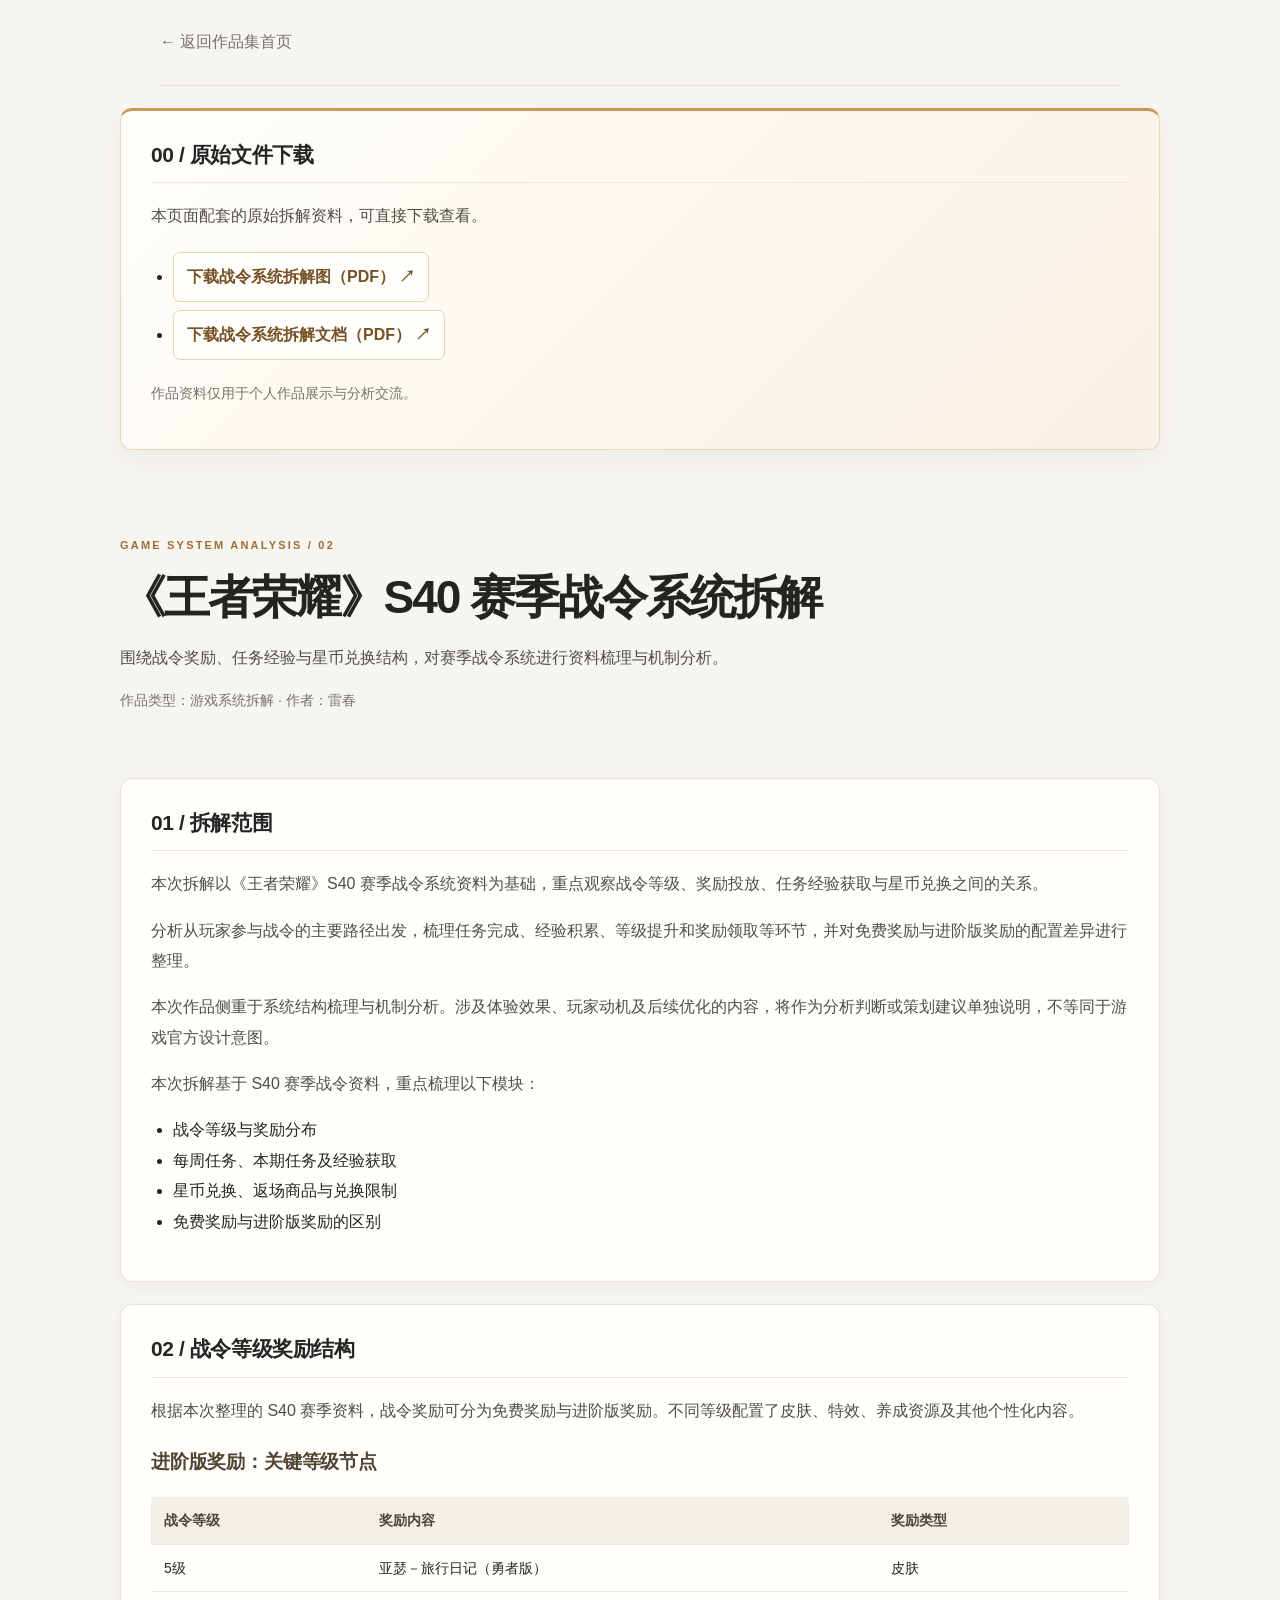
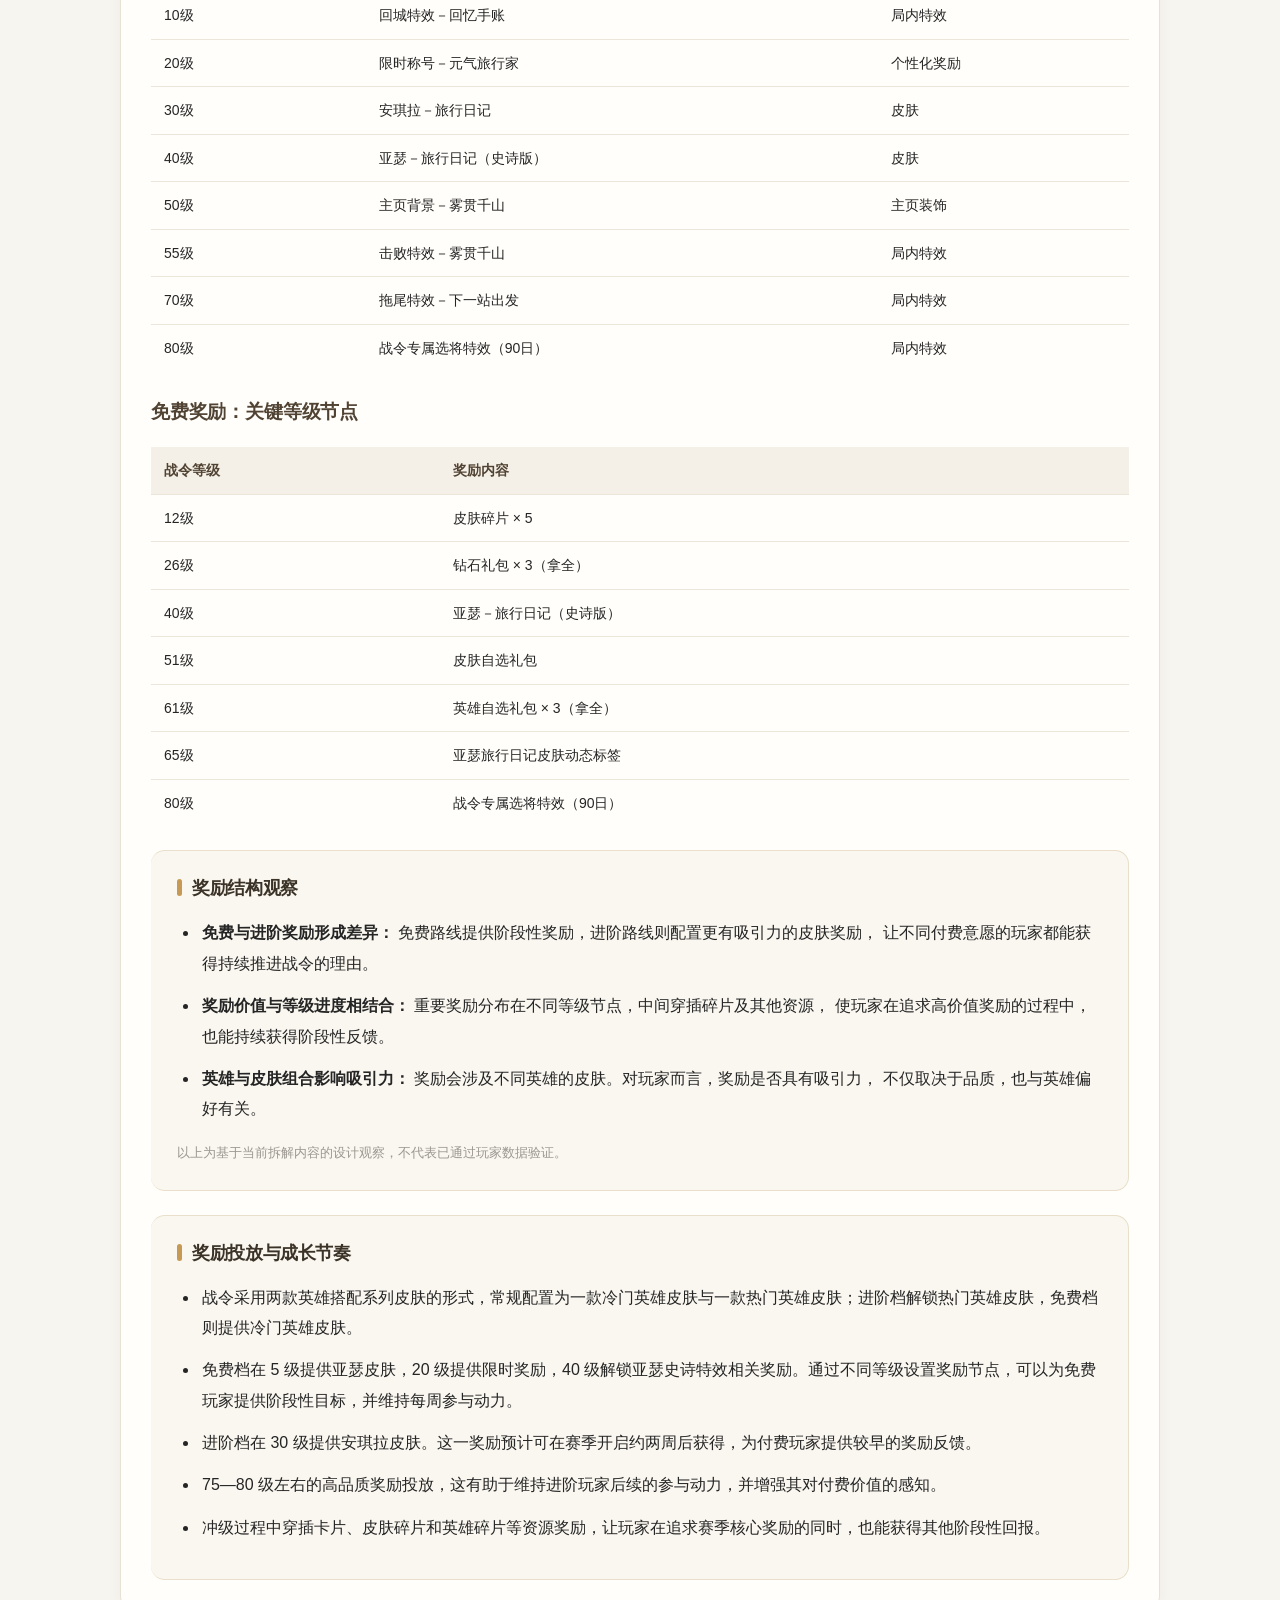
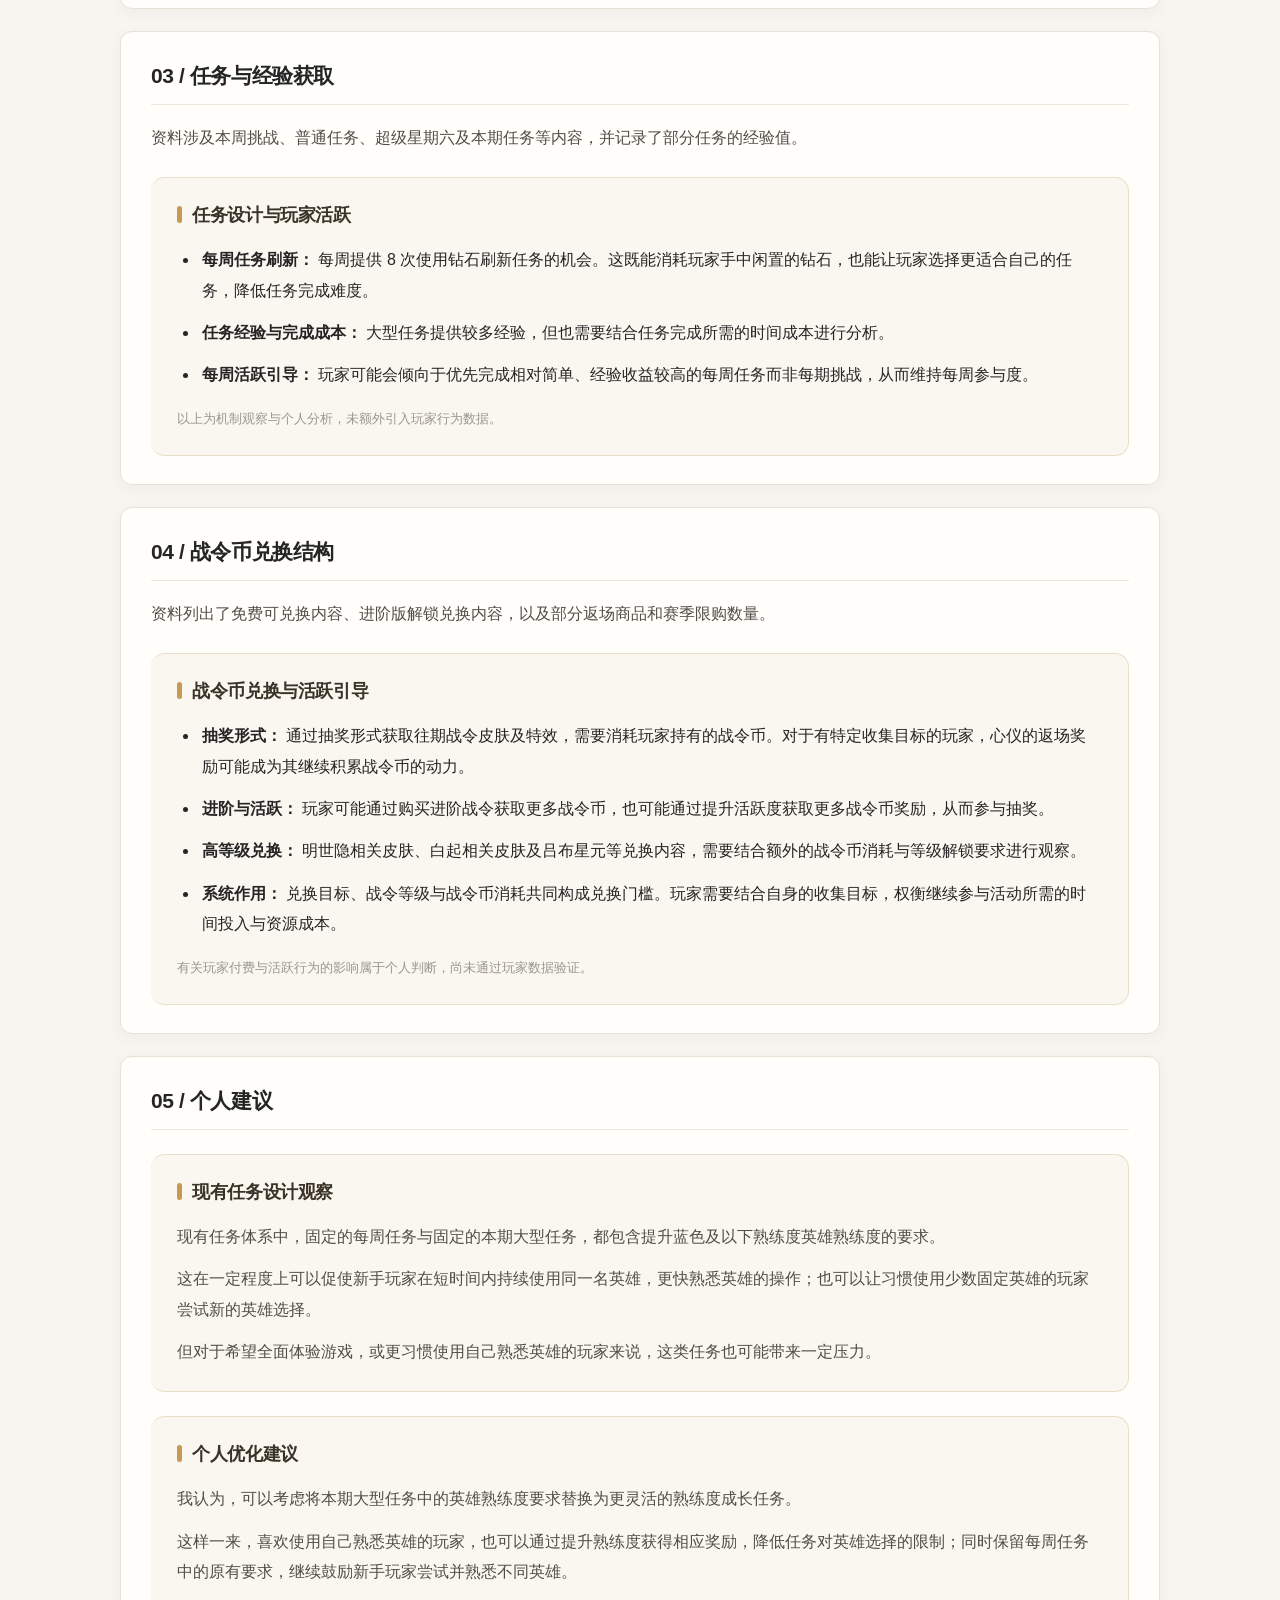
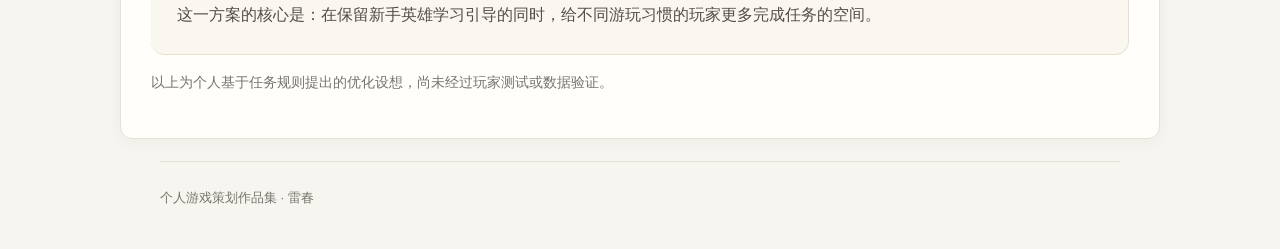
<file: s40-battle-pass.html>
<!DOCTYPE html>
<html lang="zh-CN">
<head>
<meta charset="UTF-8">
<meta name="viewport" content="width=device-width, initial-scale=1.0">
<title>《王者荣耀》S40赛季战令系统拆解 | 雷春</title>
<style>
:root {
  --bg: #f7f5f0;
  --paper: #ffffff;
  --ink: #252525;
  --muted: #77736c;
  --accent: #d66d52;
  --line: #e5e0d7;
}
* { box-sizing: border-box; }
body {
  margin: 0;
  background: var(--bg);
  color: var(--ink);
  font-family: "Microsoft YaHei", "PingFang SC", sans-serif;
  line-height: 1.8;
}
header, main, footer {
  width: min(960px, calc(100% - 40px));
  margin: auto;
}
header {
  padding: 28px 0;
  border-bottom: 1px solid var(--line);
}
a { color: inherit; }
.back { color: var(--muted); text-decoration: none; }
.hero { padding: 64px 0 42px; }
.kicker {
  color: var(--accent);
  font-size: 12px;
  letter-spacing: 2px;
  font-weight: bold;
}
h1 { font-size: clamp(30px, 5vw, 48px); line-height: 1.3; }
h2 { font-size: 25px; margin-top: 0; }
p { color: #514e48; }
.meta { color: var(--muted); font-size: 14px; }
.panel {
  background: var(--paper);
  border: 1px solid var(--line);
  border-radius: 12px;
  padding: 28px;
  margin: 22px 0;
}
ul { padding-left: 22px; }
footer {
  border-top: 1px solid var(--line);
  padding: 24px 0 40px;
  color: var(--muted);
  font-size: 13px;
}
@media (max-width: 600px) {
  .hero { padding-top: 42px; }
  .panel { padding: 20px; }
}
  
/* 分析模块：统一卡片层次与阅读节奏 */
.analysis-note {
  margin-top: 24px;
  padding: 24px 26px;
  border: 1px solid rgba(255, 255, 255, 0.12);
  border-left: 3px solid var(--yellow);
  border-radius: 14px;
  background: rgba(255, 255, 255, 0.035);
  line-height: 1.85;
}

.analysis-note h3 {
  margin: 0 0 16px;
  font-size: 18px;
  line-height: 1.5;
  font-weight: 700;
}

.analysis-note ul {
  margin: 0;
  padding-left: 22px;
}

.analysis-note li {
  margin: 12px 0;
  padding-left: 3px;
  line-height: 1.85;
}

.analysis-note li::marker {
  color: var(--yellow);
}

.analysis-note li strong {
  font-weight: 700;
}

.analysis-note p {
  margin: 12px 0;
  line-height: 1.9;
}

.analysis-note p:last-child {
  margin-bottom: 0;
}

.analysis-note .meta {
  margin-top: 16px;
  opacity: 0.72;
  font-size: 13px;
}

@media (max-width: 600px) {
  .analysis-note {
    margin-top: 18px;
    padding: 18px 16px;
  }

  .analysis-note h3 {
    margin-bottom: 12px;
    font-size: 16px;
  }

  .analysis-note ul {
    padding-left: 19px;
  }

  .analysis-note li {
    margin: 10px 0;
  }
}


/* ===== S40 战令拆解页：整体视觉优化 ===== */

/* 内容卡片 */
.panel {
  border: 1px solid #e8e1d5;
  border-radius: 12px;
  box-shadow: 0 4px 16px rgba(62, 48, 31, 0.045);
  background: #fffefa;
  padding: 28px 30px;
  margin-bottom: 22px;
}

/* 页面主标题 */
h1 {
  letter-spacing: -0.035em;
  line-height: 1.35;
  margin-top: 12px;
  margin-bottom: 16px;
}

/* 模块标题 */
.panel h2 {
  font-size: 21px;
  line-height: 1.5;
  letter-spacing: -0.02em;
  margin-top: 0;
  margin-bottom: 18px;
  padding-bottom: 12px;
  border-bottom: 1px solid #eee7db;
}

/* 分析小标题 */
.panel h3,
.analysis-note h3 {
  color: #514333;
  letter-spacing: -0.01em;
}

/* 正文 */
.panel p,
.panel li {
  line-height: 1.9;
}

/* 表格 */
.panel table {
  width: 100%;
  border-collapse: collapse;
  margin: 18px 0 24px;
  font-size: 14px;
  line-height: 1.75;
}

.panel th {
  background: #f5f0e7;
  color: #514333;
  font-weight: 700;
  text-align: left;
}

.panel th,
.panel td {
  padding: 11px 13px;
  border-bottom: 1px solid #ece5da;
  vertical-align: top;
}

.panel tr:last-child td {
  border-bottom: none;
}

/* 下载链接 */
.panel a {
  text-underline-offset: 4px;
  text-decoration-thickness: 1px;
}

/* 分析卡片与正文卡片拉开层次 */
.analysis-note {
  border-color: #e9dfca;
  border-left: 3px solid var(--yellow);
  background: #faf7f0;
  box-shadow: none;
}

/* 小屏幕适配 */
@media (max-width: 700px) {
  .panel {
    padding: 20px 17px;
    margin-bottom: 16px;
  }

  .panel h2 {
    font-size: 19px;
  }

  .panel table {
    font-size: 13px;
  }

  .panel th,
  .panel td {
    padding: 9px 8px;
  }
}

/* ===== 顶部作品介绍区 ===== */

/* 页面标题更突出 */
h1 {
  max-width: 900px;
  font-size: clamp(30px, 4vw, 46px);
  font-weight: 800;
  letter-spacing: -0.045em;
  line-height: 1.3;
  color: #25231f;
}

/* 标题上方的英文栏目标签 */
.kicker,
.eyebrow {
  color: #a16d35;
  font-size: 11px;
  font-weight: 800;
  letter-spacing: 0.2em;
  text-transform: uppercase;
}

/* 页面整体阅读宽度 */
main {
  width: min(100% - 40px, 1040px);
  margin-left: auto;
  margin-right: auto;
}

/* 顶部介绍文字 */
main > p {
  line-height: 1.9;
}

/* 下载区：与正文卡片形成区分 */
main > .panel:first-child {
  border: 1px solid #e7d7b9;
  border-top: 3px solid #c69a54;
  background: linear-gradient(135deg, #fffefa 0%, #f8f1e5 100%);
  box-shadow: 0 8px 24px rgba(83, 61, 31, 0.06);
}

/* 下载入口 */
main > .panel:first-child a {
  display: inline-block;
  margin: 4px 8px 4px 0;
  padding: 9px 13px;
  border: 1px solid #e5d5b8;
  border-radius: 7px;
  background: #fffefa;
  color: #775126;
  font-weight: 700;
  text-decoration: none;
  transition: background 0.2s ease, border-color 0.2s ease;
}

main > .panel:first-child a:hover {
  background: #f3e6cf;
  border-color: #c69a54;
}

/* 手机端 */
@media (max-width: 600px) {
  main {
    width: calc(100% - 28px);
  }

  h1 {
    font-size: 29px;
  }

  main > .panel:first-child a {
    display: block;
    width: fit-content;
    max-width: 100%;
  }
}
/* ===== 个人建议：突出问题分析与优化方案 ===== */
.analysis-note h3 {
  letter-spacing: -0.02em;
}

.analysis-note h3::before {
  content: "";
  display: inline-block;
  width: 5px;
  height: 17px;
  margin-right: 10px;
  border-radius: 3px;
  background: #c69a54;
  vertical-align: -2px;
}

/* 优化建议卡片使用更明显的强调色 */
.analysis-note:has(h3) {
  transition: border-color 0.2s ease;
}

.analysis-note:has(h3) h3 {
  color: #3b3328;
}

@media (max-width: 600px) {
  .analysis-note h3::before {
    height: 15px;
    margin-right: 8px;
  }
}

</style>
</head>
<body>
<header>
  <a class="back" href="index.html">← 返回作品集首页</a>
</header>
<main>
  
<section class="panel">
  <h2>00 / 原始文件下载</h2>
  <p>本页面配套的原始拆解资料，可直接下载查看。</p>
  <ul>
    <li>
      <a href="%E3%80%8A%E7%8E%8B%E8%80%85%E8%8D%80%E8%80%80%E3%80%8BS40%E6%88%98%E4%BB%A4%E7%B3%BB%E7%BB%9F%E6%8B%86%E8%A7%A3%E5%9B%BE%20%E9%9B%B7%E6%98%A5.pdf" download>
        下载战令系统拆解图（PDF） ↗
      </a>
    </li>
    <li>
      <a href="%E3%80%8A%E7%8E%8B%E8%80%85%E8%8D%80%E8%80%80%E3%80%8BS40%E8%B5%9B%E5%AD%A3%E6%88%98%E4%BB%A4%E7%B3%BB%E7%BB%9F%E6%8B%86%E8%A7%A3%20%E9%9B%B7%E6%98%A5.pdf" download>
        下载战令系统拆解文档（PDF） ↗
      </a>
    </li>
  </ul>
  <p class="meta">作品资料仅用于个人作品展示与分析交流。</p>
</section>

  <section class="hero">
    <div class="kicker">GAME SYSTEM ANALYSIS / 02</div>
    <h1>《王者荣耀》S40 赛季战令系统拆解</h1>
    <p>围绕战令奖励、任务经验与星币兑换结构，对赛季战令系统进行资料梳理与机制分析。</p>
    <div class="meta">作品类型：游戏系统拆解 · 作者：雷春</div>
  </section>

  <section class="panel">
    <h2>01 / 拆解范围</h2>
    
<p>本次拆解以《王者荣耀》S40 赛季战令系统资料为基础，重点观察战令等级、奖励投放、任务经验获取与星币兑换之间的关系。</p>

<p>分析从玩家参与战令的主要路径出发，梳理任务完成、经验积累、等级提升和奖励领取等环节，并对免费奖励与进阶版奖励的配置差异进行整理。</p>

<p>本次作品侧重于系统结构梳理与机制分析。涉及体验效果、玩家动机及后续优化的内容，将作为分析判断或策划建议单独说明，不等同于游戏官方设计意图。</p>

    <p>本次拆解基于 S40 赛季战令资料，重点梳理以下模块：</p>
    <ul>
      <li>战令等级与奖励分布</li>
      <li>每周任务、本期任务及经验获取</li>
      <li>星币兑换、返场商品与兑换限制</li>
      <li>免费奖励与进阶版奖励的区别</li>
    </ul>
  </section>

  
<section class="panel">
  <h2>02 / 战令等级奖励结构</h2>
  <p>根据本次整理的 S40 赛季资料，战令奖励可分为免费奖励与进阶版奖励。不同等级配置了皮肤、特效、养成资源及其他个性化内容。</p>

  <h3>进阶版奖励：关键等级节点</h3>
  <table>
    <thead>
      <tr>
        <th>战令等级</th>
        <th>奖励内容</th>
        <th>奖励类型</th>
      </tr>
    </thead>
    <tbody>
      <tr><td>5级</td><td>亚瑟－旅行日记（勇者版）</td><td>皮肤</td></tr>
      <tr><td>10级</td><td>回城特效－回忆手账</td><td>局内特效</td></tr>
      <tr><td>20级</td><td>限时称号－元气旅行家</td><td>个性化奖励</td></tr>
      <tr><td>30级</td><td>安琪拉－旅行日记</td><td>皮肤</td></tr>
      <tr><td>40级</td><td>亚瑟－旅行日记（史诗版）</td><td>皮肤</td></tr>
      <tr><td>50级</td><td>主页背景－雾贯千山</td><td>主页装饰</td></tr>
      <tr><td>55级</td><td>击败特效－雾贯千山</td><td>局内特效</td></tr>
      <tr><td>70级</td><td>拖尾特效－下一站出发</td><td>局内特效</td></tr>
      <tr><td>80级</td><td>战令专属选将特效（90日）</td><td>局内特效</td></tr>
    </tbody>
  </table>

  <h3>免费奖励：关键等级节点</h3>
  <table>
    <thead>
      <tr>
        <th>战令等级</th>
        <th>奖励内容</th>
      </tr>
    </thead>
    <tbody>
      <tr><td>12级</td><td>皮肤碎片 × 5</td></tr>
      <tr><td>26级</td><td>钻石礼包 × 3（拿全）</td></tr>
      <tr><td>40级</td><td>亚瑟－旅行日记（史诗版）</td></tr>
      <tr><td>51级</td><td>皮肤自选礼包</td></tr>
      <tr><td>61级</td><td>英雄自选礼包 × 3（拿全）</td></tr>
      <tr><td>65级</td><td>亚瑟旅行日记皮肤动态标签</td></tr>
      <tr><td>80级</td><td>战令专属选将特效（90日）</td></tr>
    </tbody>
  </table>
  <div class="analysis-note">
  <h3>奖励结构观察</h3>
  <ul>
    <li>
      <strong>免费与进阶奖励形成差异：</strong>
      免费路线提供阶段性奖励，进阶路线则配置更有吸引力的皮肤奖励，
      让不同付费意愿的玩家都能获得持续推进战令的理由。
    </li>
    <li>
      <strong>奖励价值与等级进度相结合：</strong>
      重要奖励分布在不同等级节点，中间穿插碎片及其他资源，
      使玩家在追求高价值奖励的过程中，也能持续获得阶段性反馈。
    </li>
    <li>
      <strong>英雄与皮肤组合影响吸引力：</strong>
      奖励会涉及不同英雄的皮肤。对玩家而言，奖励是否具有吸引力，
      不仅取决于品质，也与英雄偏好有关。
    </li>
  </ul>
  <p class="meta">
    以上为基于当前拆解内容的设计观察，不代表已通过玩家数据验证。
  </p>
</div>

<div class="analysis-note">
  <h3>奖励投放与成长节奏</h3>
  <ul>
    <li>战令采用两款英雄搭配系列皮肤的形式，常规配置为一款冷门英雄皮肤与一款热门英雄皮肤；进阶档解锁热门英雄皮肤，免费档则提供冷门英雄皮肤。</li>
    <li>免费档在 5 级提供亚瑟皮肤，20 级提供限时奖励，40 级解锁亚瑟史诗特效相关奖励。通过不同等级设置奖励节点，可以为免费玩家提供阶段性目标，并维持每周参与动力。</li>
    <li>进阶档在 30 级提供安琪拉皮肤。这一奖励预计可在赛季开启约两周后获得，为付费玩家提供较早的奖励反馈。</li>
    <li>75—80 级左右的高品质奖励投放，这有助于维持进阶玩家后续的参与动力，并增强其对付费价值的感知。</li>
    <li>冲级过程中穿插卡片、皮肤碎片和英雄碎片等资源奖励，让玩家在追求赛季核心奖励的同时，也能获得其他阶段性回报。</li>
  </ul>
</div>

  
</section>


  <section class="panel">
    <h2>03 / 任务与经验获取</h2>
    <p>资料涉及本周挑战、普通任务、超级星期六及本期任务等内容，并记录了部分任务的经验值。</p>
  
<div class="analysis-note">
  
<h3>任务设计与玩家活跃</h3>
<ul>
  <li>
    <strong>每周任务刷新：</strong>
    每周提供 8 次使用钻石刷新任务的机会。这既能消耗玩家手中闲置的钻石，也能让玩家选择更适合自己的任务，降低任务完成难度。
  </li>
  <li>
    <strong>任务经验与完成成本：</strong>
    大型任务提供较多经验，但也需要结合任务完成所需的时间成本进行分析。
  </li>
  <li>
    <strong>每周活跃引导：</strong>
    玩家可能会倾向于优先完成相对简单、经验收益较高的每周任务而非每期挑战，从而维持每周参与度。
  </li>
</ul>
<p class="meta">以上为机制观察与个人分析，未额外引入玩家行为数据。</p>

</div>

  </section>

  <section class="panel">
    <h2>04 / 战令币兑换结构</h2>
    <p>资料列出了免费可兑换内容、进阶版解锁兑换内容，以及部分返场商品和赛季限购数量。</p>
    
<div class="analysis-note">
  
<h3>战令币兑换与活跃引导</h3>

<ul>
  <li>
    <strong>抽奖形式：</strong>
    通过抽奖形式获取往期战令皮肤及特效，需要消耗玩家持有的战令币。对于有特定收集目标的玩家，心仪的返场奖励可能成为其继续积累战令币的动力。
  </li>
  <li>
    <strong>进阶与活跃：</strong>
    玩家可能通过购买进阶战令获取更多战令币，也可能通过提升活跃度获取更多战令币奖励，从而参与抽奖。
  </li>
  <li>
    <strong>高等级兑换：</strong>
    明世隐相关皮肤、白起相关皮肤及吕布星元等兑换内容，需要结合额外的战令币消耗与等级解锁要求进行观察。
  </li>
  <li>
    <strong>系统作用：</strong>
    兑换目标、战令等级与战令币消耗共同构成兑换门槛。玩家需要结合自身的收集目标，权衡继续参与活动所需的时间投入与资源成本。
  </li>
</ul>

<p class="meta">有关玩家付费与活跃行为的影响属于个人判断，尚未通过玩家数据验证。</p>

</div>

  </section>

  <section class="panel">
    
<h2>05 / 个人建议</h2>

<div class="analysis-note">
  <h3>现有任务设计观察</h3>
  <p>现有任务体系中，固定的每周任务与固定的本期大型任务，都包含提升蓝色及以下熟练度英雄熟练度的要求。</p>

  <p>这在一定程度上可以促使新手玩家在短时间内持续使用同一名英雄，更快熟悉英雄的操作；也可以让习惯使用少数固定英雄的玩家尝试新的英雄选择。</p>

  <p>但对于希望全面体验游戏，或更习惯使用自己熟悉英雄的玩家来说，这类任务也可能带来一定压力。</p>
</div>

<div class="analysis-note">
  <h3>个人优化建议</h3>
  <p>我认为，可以考虑将本期大型任务中的英雄熟练度要求替换为更灵活的熟练度成长任务。</p>

  <p>这样一来，喜欢使用自己熟悉英雄的玩家，也可以通过提升熟练度获得相应奖励，降低任务对英雄选择的限制；同时保留每周任务中的原有要求，继续鼓励新手玩家尝试并熟悉不同英雄。</p>

  <p>这一方案的核心是：在保留新手英雄学习引导的同时，给不同游玩习惯的玩家更多完成任务的空间。</p>
</div>

<p class="meta">以上为个人基于任务规则提出的优化设想，尚未经过玩家测试或数据验证。</p>

  </section>
  


</main>
<footer>个人游戏策划作品集 · 雷春</footer>
</body>
</html>
</file>
<file: goosecute/styles.css>
/* Goose Cup — responsive portrait game */
:root{--ink:#08274f;--blue:#0877d7;--deep:#06376f;--gold:#ffc428;--orange:#ff9518;--red:#e93b36;--green:#72c635;--paper:#fffefa}
*{box-sizing:border-box;-webkit-tap-highlight-color:transparent}
html,body{margin:0;width:100%;height:100%;overflow:hidden;background:#06162b;color:var(--ink);font-family:"YouYuan","Microsoft YaHei",sans-serif}
button{font:inherit;color:inherit;border:0;cursor:pointer;user-select:none}
button:focus-visible{outline:4px solid #fff;outline-offset:3px}
#app{width:100%;height:100%;display:grid;place-items:center;background:radial-gradient(circle at 50% 18%,#144b7d,#07182c 70%)}
.phone{position:relative;isolation:isolate;height:100dvh;max-height:100%;aspect-ratio:2/3;width:min(100vw,66.6667vh);overflow:hidden;background:#f6f7f7;box-shadow:0 0 0 1px #ffffff22,0 26px 80px #000b;touch-action:manipulation}
.screen{position:absolute;inset:0;overflow:hidden;animation:screenIn .34s cubic-bezier(.2,.8,.2,1)}
@keyframes screenIn{from{opacity:0;transform:scale(1.025)}to{opacity:1;transform:none}}
.reference-bg{position:absolute;inset:0;width:100%;height:100%;object-fit:cover;pointer-events:none;user-select:none}
.hotspot{position:absolute;background:transparent;border-radius:28px}
.hotspot:active{transform:scale(.96)}
.tap-pulse{animation:tapPulse 1.8s ease-in-out infinite}
@keyframes tapPulse{50%{filter:drop-shadow(0 0 14px #fff) drop-shadow(0 0 18px #ffcf2e)}}
.back{position:absolute;z-index:20;left:3%;top:2%;width:13%;aspect-ratio:1.55;background:#071f3f;color:#fff;border:3px solid #fff;border-radius:45% 55% 45% 55%;font-size:clamp(22px,5.5vw,42px);font-weight:1000;box-shadow:0 5px 0 #031126}
.back:active{transform:translateY(4px);box-shadow:0 1px 0 #031126}
.toast{position:absolute;z-index:90;left:50%;bottom:9%;transform:translateX(-50%);min-width:56%;max-width:88%;padding:12px 18px;border:3px solid #fff;border-radius:999px;background:#071f3fe8;color:#fff;text-align:center;font-weight:900;font-size:clamp(13px,3vw,20px);box-shadow:0 7px 20px #0007;animation:toast .25s ease-out}
@keyframes toast{from{opacity:0;transform:translate(-50%,10px)}}

/* cover + image-led menu screens */
.cover-screen{background:#0878d8}
.cover-start{left:23%;bottom:7.5%;width:54%;height:11%}
.home-team{right:3%;bottom:24%;width:25%;height:15%}
.home-gacha{left:3%;bottom:24%;width:25%;height:15%}
.home-match{left:22%;bottom:8.5%;width:58%;height:12%}
.shine{position:absolute;inset:-20%;background:linear-gradient(110deg,transparent 42%,#fff8 48%,transparent 55%);transform:translateX(-80%);animation:shine 2.8s ease-in-out infinite;pointer-events:none;mix-blend-mode:screen}
@keyframes shine{55%,100%{transform:translateX(80%)}}

/* team builder */
.team-screen{background:#fff}
.team-cards{position:absolute;left:2%;right:2%;top:30%;height:49%;display:grid;grid-template-columns:repeat(4,1fr);grid-template-rows:repeat(2,1fr);gap:2.5% 1.8%;z-index:10}
.player-hit{position:relative;background:transparent;border-radius:12px;overflow:visible}
.player-hit::after{content:"";position:absolute;inset:0;border:5px solid transparent;border-radius:12px;transition:.2s}
.player-hit.selected::after{border-color:#fff;box-shadow:0 0 0 5px #17a7ef,0 0 24px #35c3ff}
.select-check{position:absolute;right:-3px;top:-7px;width:28%;aspect-ratio:1;border-radius:50%;display:grid;place-items:center;background:#0673cc;color:white;border:3px solid #fff;box-shadow:0 3px 0 #043972;font-weight:1000;opacity:0;transform:scale(.5);transition:.18s}
.selected .select-check{opacity:1;transform:scale(1)}
.lineup{position:absolute;z-index:12;left:22%;right:22%;top:6.5%;height:23%;display:grid;grid-template-columns:repeat(6,1fr);grid-template-rows:repeat(2,1fr);gap:7px}
.lineup-chip{position:relative;border:3px dashed #b7c0ca;border-radius:12px;background:#f2f5f899;display:grid;place-items:center;color:#aeb8c2;font-weight:1000;font-size:clamp(10px,2.3vw,16px)}
.lineup-chip:nth-child(1){grid-column:1/3}.lineup-chip:nth-child(2){grid-column:3/5}.lineup-chip:nth-child(3){grid-column:5/7}.lineup-chip:nth-child(4){grid-column:2/4}.lineup-chip:nth-child(5){grid-column:4/6}
.lineup-chip.filled{border-style:solid;border-color:#fff;background:#fff var(--card) center 23%/cover no-repeat;color:#fff;box-shadow:0 4px 0 #17375b,0 8px 15px #0b274744}
.team-gacha{left:2%;bottom:3%;width:20%;height:13%;z-index:20}
.team-confirm{right:2%;bottom:3%;width:27%;height:13%;z-index:20}

/* gacha */
.gacha-screen{background:#ffc51f}
.pack-hit{z-index:10;left:25%;top:34%;width:54%;height:43%;border-radius:14%}
.pack-count{position:absolute;z-index:11;left:10%;top:31.5%;min-width:17%;padding:4px 10px;color:white;font-weight:1000;font-size:clamp(20px,5.2vw,38px);text-align:center;text-shadow:0 3px 0 #081c39;pointer-events:none}
.gacha-flare{position:absolute;z-index:8;width:18%;aspect-ratio:1;left:43%;top:50%;border-radius:50%;background:#fff;filter:blur(15px);opacity:.2;animation:flare 1.2s ease-in-out infinite}
@keyframes flare{50%{opacity:.8;transform:scale(2.8)}}
.gacha-modal{position:absolute;z-index:50;inset:0;display:grid;place-items:center;background:#071a3dda;backdrop-filter:blur(7px);animation:revealBg .35s ease-out}
@keyframes revealBg{from{opacity:0}}
.reveal-card{position:relative;width:68%;height:65%;border:7px solid #fff;border-radius:26px;background:linear-gradient(145deg,#f7b820,#ffef7a 35%,#ff9b11);box-shadow:0 0 0 8px #102a52,0 25px 80px #000b;overflow:hidden;text-align:center;animation:cardPop .6s cubic-bezier(.16,1.35,.4,1)}
@keyframes cardPop{0%{transform:rotateY(90deg) scale(.6)}100%{transform:none}}
.reveal-card::before{content:"";position:absolute;inset:-40%;background:conic-gradient(transparent,#fff9,transparent 25%);animation:spin 2.5s linear infinite}
@keyframes spin{to{transform:rotate(360deg)}}
.reveal-rank{position:absolute;z-index:2;left:7%;top:4%;font:bold clamp(48px,15vw,96px) Impact;color:#fff;text-shadow:0 5px 0 #c27700,0 0 18px #fff}
.reveal-goose{position:absolute;z-index:1;left:8%;right:8%;top:19%;height:44%;border-radius:50%;background:#fff url('assets/goose-blue-portrait.png') center bottom/contain no-repeat;border:6px solid #fff;box-shadow:0 8px 0 #d57b00}
.reveal-name{position:absolute;z-index:2;left:0;right:0;bottom:22%;font-size:clamp(28px,7vw,50px);font-weight:1000;color:#0a284f;text-shadow:0 3px #fff}
.reveal-stats{position:absolute;z-index:2;left:9%;right:9%;bottom:7%;display:flex;justify-content:space-around;background:#fffde7;border-radius:999px;padding:10px;font-weight:900;font-size:clamp(12px,3vw,19px)}
.modal-close{position:absolute;z-index:70;left:27%;right:27%;bottom:4%;height:8%;border-radius:999px;background:linear-gradient(#ffe85d,#ff9f0d);border:4px solid #fff;box-shadow:0 6px 0 #7c3e00;color:#08264e;font-size:clamp(18px,4.5vw,30px);font-weight:1000}

/* live PVE match */
.match-screen{background:#8bd7ff}
.stadium{position:absolute;inset:0;background:linear-gradient(#84d9ff 0 13%,#2d8c38 13% 77%,#e9f4ff 77%)}
.stands{position:absolute;left:-5%;right:-5%;top:7%;height:18%;background:repeating-linear-gradient(105deg,#4f96c2 0 9px,#e2f3fa 10px 15px,#f2ad35 16px 23px);border-bottom:12px solid #0c5ca1;clip-path:polygon(0 0,100% 0,95% 100%,5% 100%);opacity:.95}
.pitch{position:absolute;z-index:2;left:2%;right:2%;top:16%;height:61%;overflow:hidden;border:5px solid #eaffdb;border-radius:4%;background-color:#6fc53b;background-image:linear-gradient(90deg,#ffffff09 50%,transparent 50%),linear-gradient(#ffffff08 50%,transparent 50%),radial-gradient(circle at 20% 20%,#d4ff7038 0 2px,transparent 3px);background-size:25% 100%,100% 16.666%,22px 22px;box-shadow:inset 0 0 70px #1f7b27,0 10px 20px #0004}
.pitch::before{content:"";position:absolute;left:50%;top:0;bottom:0;width:4px;background:#eaffdb;transform:translateX(-50%)}
.pitch::after{content:"";position:absolute;left:50%;top:50%;width:25%;aspect-ratio:1;border:4px solid #eaffdb;border-radius:50%;transform:translate(-50%,-50%)}
.goal{position:absolute;z-index:3;left:33%;width:34%;height:5%;border:6px double #fff;background:repeating-linear-gradient(90deg,#c7e7f9 0 5px,transparent 5px 14px);box-shadow:0 4px 10px #0004}.goal.away{top:13.5%}.goal.home{top:75%}
.scorebar{position:absolute;z-index:30;left:14%;right:14%;top:2%;height:8%;display:grid;grid-template-columns:1fr 32% 1fr;align-items:center;border:4px solid #fff;border-radius:15px;background:#08264f;color:#fff;box-shadow:0 7px 0 #041a36,0 10px 20px #0005;overflow:hidden;font-weight:1000}
.side{height:100%;display:flex;align-items:center;justify-content:center;gap:8px;font-size:clamp(13px,3.2vw,22px)}.side.blue{background:linear-gradient(100deg,#0874d4,#0c9af0)}.side.red{background:linear-gradient(100deg,#e93b36,#c91f25)}
.score-mid{text-align:center;white-space:nowrap;font-family:Impact,"Arial Black",sans-serif;font-size:clamp(17px,4.7vw,30px);letter-spacing:1px}.timer{display:block;font:800 clamp(9px,2vw,13px) "Microsoft YaHei";letter-spacing:0;color:#d7e8ff}
.match-control{position:absolute;z-index:31;top:2%;width:10%;aspect-ratio:1;border-radius:18px;background:#0c3e78;color:#fff;border:3px solid #fff;box-shadow:0 5px 0 #061e3c;font-weight:1000;font-size:clamp(11px,2.5vw,18px)}.pause-btn{left:2%}.speed-btn{right:2%}.match-control.on{background:#ff9f12;color:#0a2a53}
.goose{position:absolute;z-index:9;width:11%;aspect-ratio:1;border-radius:50%;border:4px solid #fff;background-image:url('assets/team.png');background-repeat:no-repeat;box-shadow:0 6px 7px #14360977;transition:left .85s linear,top .85s linear,filter .25s,transform .25s;overflow:visible}
.goose.blue{box-shadow:0 0 0 4px #0a78d4,0 7px 8px #14360977}.goose.red{box-shadow:0 0 0 4px #e13834,0 7px 8px #14360977}
.goose::after{content:attr(data-n);position:absolute;right:-6px;bottom:-6px;width:30%;aspect-ratio:1;border-radius:50%;display:grid;place-items:center;background:#fff;color:#0b2d57;border:2px solid currentColor;font:900 clamp(8px,1.7vw,12px) Impact}
.goose.boost{filter:drop-shadow(0 0 10px #fff300) saturate(1.35);transform:scale(1.12)}.goose.frozen{filter:grayscale(.6) hue-rotate(150deg) drop-shadow(0 0 8px #baf7ff)}
.ball{position:absolute;z-index:15;width:5.5%;aspect-ratio:1;border-radius:50%;background:radial-gradient(circle at 35% 30%,#fff 0 25%,#111 27% 39%,#eee 41% 64%,#111 66% 78%,#fff 80%);border:2px solid #fff;box-shadow:0 6px 8px #1239;transition:left .72s cubic-bezier(.25,.8,.4,1),top .72s cubic-bezier(.25,.8,.4,1),transform .72s linear}
.commentary{position:absolute;z-index:25;left:18%;right:18%;top:11%;padding:5px 12px;border-radius:999px;background:#071f3fcf;color:#fff;text-align:center;font-size:clamp(10px,2.3vw,15px);font-weight:900;opacity:0;transform:translateY(-5px);transition:.2s}.commentary.show{opacity:1;transform:none}
.point-panel{position:absolute;z-index:25;left:34%;right:34%;top:78%;padding:5px 4px;border-radius:999px;background:#08264f;color:#fff;text-align:center;border:3px solid #fff;font-size:clamp(12px,3vw,20px);font-weight:1000;box-shadow:0 5px 0 #04162e}.point-panel b{color:#ffd32a}
.props{position:absolute;z-index:20;left:4%;right:4%;top:82.5%;height:9%;display:flex;gap:3%}
.prop{flex:1;position:relative;border:4px solid #fff;border-radius:20px;background:linear-gradient(135deg,#eefaff,#91dcff);box-shadow:0 6px 0 #166594;color:#09336a;padding:4px;font-weight:1000;font-size:clamp(12px,3vw,20px)}.prop.boost-card{background:linear-gradient(135deg,#fffbdc,#ffc53a);box-shadow:0 6px 0 #a76500}.prop:disabled{filter:grayscale(1);opacity:.48}.prop .qty{position:absolute;right:5px;top:5px;min-width:22px;border-radius:50%;background:#072c5a;color:#fff;border:2px solid #fff;font-size:12px}
.draw-prop{position:absolute;z-index:21;left:25%;right:25%;bottom:1.5%;height:6.5%;border:4px solid #fff;border-radius:999px;background:linear-gradient(#ffe75f,#ff9e0c);box-shadow:0 6px 0 #8c4700;color:#08284f;font-size:clamp(15px,4vw,26px);font-weight:1000}.draw-prop:disabled{filter:grayscale(1)}
.cost{display:block;font-size:.45em}
.goal-flash{position:absolute;z-index:50;inset:32% 0 auto;text-align:center;color:#ffe22b;font:1000 clamp(60px,18vw,120px) Impact;text-shadow:0 8px 0 #f04421,0 12px 20px #000;animation:goalFlash 1s ease-out forwards;pointer-events:none}
@keyframes goalFlash{0%{opacity:0;transform:scale(.2) rotate(-8deg)}35%{opacity:1;transform:scale(1.15) rotate(3deg)}100%{opacity:0;transform:scale(1.35)}}

/* end result */
.result{position:absolute;z-index:100;inset:0;display:flex;flex-direction:column;align-items:center;justify-content:center;color:#fff;background:linear-gradient(#061a3cb8,#061a3cee),url('assets/result-ref.png') center/cover;backdrop-filter:blur(4px);animation:revealBg .35s}
.result.win{background:linear-gradient(#0a56ac44,#073b78d9),url('assets/result-ref.png') left center/auto 100%}
.result h1{margin:0 0 1%;font:1000 clamp(64px,18vw,120px) Impact;color:#ffcf27;-webkit-text-stroke:3px #fff;text-shadow:0 8px 0 #b84900,0 14px 30px #000}.result:not(.win) h1{color:#dce9f7;text-shadow:0 8px 0 #38536e,0 14px 30px #000}
.final-score{font:900 clamp(46px,12vw,82px) Impact;background:#071f3fe8;border:5px solid #fff;border-radius:24px;padding:8px 32px;margin:4%}.reward{font-weight:900;font-size:clamp(17px,4vw,26px);padding:12px 20px;background:#ffffffdd;color:#0b2b56;border-radius:16px}.result-actions{display:flex;gap:15px;width:76%;margin-top:7%}.result-actions button{flex:1;padding:14px 8px;border:4px solid #fff;border-radius:999px;background:linear-gradient(#ffe663,#ff9a08);box-shadow:0 6px 0 #803d00;font-weight:1000;font-size:clamp(14px,3.6vw,24px)}
@media (max-aspect-ratio:2/3){.phone{height:auto;width:100vw}}
@media (min-aspect-ratio:2/3){.phone{height:100dvh;width:auto}}
@media (prefers-reduced-motion:reduce){*,*::before,*::after{animation-duration:.001ms!important;transition-duration:.001ms!important}}

/* Exact-art mode: supplied artwork remains untouched; only transparent hotspots sit above it. */
.lineup{display:grid!important}
.select-check,.gacha-flare,.pack-count{display:grid}
.player-hit::after{display:block}
.player-hit.selected::after{display:block}
.unlock-count{position:absolute;z-index:12;right:5%;top:8%;padding:7px 13px;border:3px solid #fff;border-radius:999px;background:#08264fe8;color:#fff;font-weight:1000;font-size:clamp(12px,3vw,20px);box-shadow:0 4px 0 #04162e;pointer-events:none}
.pack-opening{animation:artTap .48s ease-in-out}
@keyframes artTap{50%{transform:scale(.985);filter:brightness(1.08)}}
.art-match .reference-bg{object-fit:cover}
.art-match .art-hot{z-index:20}
.art-pause{left:1.5%;top:1.3%;width:9%;height:6.7%}
.art-speed{left:1.5%;top:7.8%;width:10%;height:8.2%}
.art-freeze{left:11%;bottom:14.5%;width:40%;height:15%}
.art-boost{right:11%;bottom:14.5%;width:40%;height:15%}
.art-draw{left:31%;bottom:1%;width:38%;height:10%}
.result-art-screen{background:#132a44}
.result-art{position:absolute;inset:0;width:100%;height:100%;object-fit:contain;user-select:none}
.result-primary{left:22%;bottom:9%;width:56%;height:10%;z-index:20}
.result-home{left:32%;bottom:2.5%;width:36%;height:5%;z-index:20}

/* Fix: empty five-slot formation overlays the original artwork; card taps map to the eight printed cards. */
.lineup{left:23.5%;right:23.5%;top:6.3%;height:22.3%;grid-template-columns:repeat(6,1fr);grid-template-rows:repeat(2,1fr);gap:5px;pointer-events:auto}
.lineup-chip{font-size:clamp(8px,1.9vw,13px);padding:2px;text-align:center;line-height:1.05;background:#f8fbffed;border:2px dashed #8fa3b8;color:#60758c;cursor:pointer;overflow:hidden}
.lineup-chip.filled{background:#fff var(--card) center 23%/cover no-repeat;border:2px solid white;color:white;box-shadow:0 3px 0 #183652,0 6px 10px #0b274744}
.player-hit{z-index:10}
.player-hit.selected::after{border-color:#fff;box-shadow:inset 0 0 0 4px #17a7ef,0 0 12px #35c3ff}
.pack-count{display:block;left:7%;top:30%;min-width:0;padding:6px 12px;border:3px solid #fff;border-radius:999px;background:#09274fe8;box-shadow:0 4px 0 #04162e;font-size:clamp(13px,3.2vw,22px)}
.gacha-modal{padding-bottom:13%}
.reveal-card{height:61%;border:6px solid #fff;background:linear-gradient(145deg,#fff7bd 0%,#ffcf36 48%,#ff8d15 100%);box-shadow:0 0 0 5px #102a52,0 18px 60px #000c}
.reveal-card::after{content:"✦";position:absolute;right:7%;top:8%;font-size:clamp(35px,9vw,65px);color:#fff;text-shadow:0 3px 0 #d07800;animation:twinkle .7s ease-in-out infinite alternate}
@keyframes twinkle{to{transform:scale(1.25) rotate(18deg);opacity:.7}}
.reveal-tag{position:absolute;z-index:3;right:5%;top:5%;padding:5px 10px;border-radius:999px;background:#08264f;color:#fff;font-weight:1000;font-size:clamp(10px,2.4vw,16px)}
.modal-close{bottom:4.5%;height:8%;left:19%;right:19%;border:4px solid #fff;border-radius:22px;background:linear-gradient(#fff26d,#ffad12 58%,#f47c06);box-shadow:0 7px 0 #733600,0 12px 24px #0007;color:#08264f;font-size:clamp(17px,4.2vw,28px);text-shadow:0 1px #fff;animation:tapPulse 1.8s ease-in-out infinite}
/* Original match-reference UI is kept intact; only live text, controls, ball and 3D goose actors sit above it. */
.art-match .reference-bg{object-fit:fill}
.match-ui-slice{position:absolute;inset:0;z-index:26;width:100%;height:100%;object-fit:fill;pointer-events:none;user-select:none;image-rendering:auto}
.match-ui-top{clip-path:inset(0 0 84% 0)}
.match-ui-bottom{clip-path:inset(64% 0 0 0)}
.keeper{position:absolute;z-index:28;left:50%;height:auto;transform:translateX(-50%);pointer-events:none;user-select:none;filter:drop-shadow(0 3px 2px #14371f66);animation:keeperIdle 1.15s ease-in-out infinite alternate}
.keeper-away{top:9.7%;width:10.5%}
.keeper-home{top:51.2%;width:12.5%;animation-delay:-.55s}
@keyframes keeperIdle{from{translate:0 0}to{translate:0 -2px}}
.live-score{position:absolute;z-index:32;left:35.5%;right:35.5%;top:2.1%;height:6.1%;border-radius:8px;background:#08264f;display:flex;flex-direction:column;align-items:center;justify-content:center;color:#fff;font-family:Impact,"Arial Black",sans-serif;font-weight:1000;text-shadow:0 2px 3px #061a36;pointer-events:none}
#score{font-size:clamp(17px,4.5vw,30px);line-height:1}
#timer{font-size:clamp(9px,2.2vw,15px);line-height:1.1}
.art-match .commentary{top:12%;left:22%;right:22%;z-index:40}
.art-pause{left:1.5%;top:1.3%;width:10%;height:6.7%;z-index:35}
.art-speed{left:1.5%;top:7.8%;width:10%;height:8.2%;z-index:35}
.art-freeze{left:11%;bottom:14.5%;width:40%;height:15%;z-index:35}
.art-boost{right:11%;bottom:14.5%;width:40%;height:15%;z-index:35}
.art-draw{left:31%;bottom:1%;width:38%;height:10%;z-index:35}
.live-points{position:absolute;z-index:34;left:42%;top:63.8%;width:16%;text-align:center;color:#ffd532;font-weight:1000;font-size:clamp(16px,4.3vw,29px);text-shadow:0 3px 0 #10294e;pointer-events:none}
/* Transparent six-frame character artwork derived from the original illustrated geese. */
.goose3d{position:absolute;z-index:22;width:14%;aspect-ratio:1;transform:translate(-50%,-64%);transition:left .72s cubic-bezier(.2,.8,.25,1),top .72s cubic-bezier(.2,.8,.25,1),filter .2s,scale .2s;pointer-events:none;isolation:isolate}
.goose-shadow{position:absolute;z-index:0;left:22%;right:15%;bottom:7%;height:13%;border-radius:50%;background:radial-gradient(ellipse,#102c2290 0 42%,#102c2200 74%);filter:blur(1px);animation:shadowRun .54s steps(6) infinite}
.goose-sprite{position:absolute;z-index:1;inset:0;background-repeat:no-repeat;background-position:0 0;background-size:600% 100%;animation:gooseSprite .54s steps(6) infinite;transform-origin:50% 76%;will-change:background-position,transform}
.goose3d.blue .goose-sprite{background-image:url('assets/goose-blue-run.png')}
.goose3d.red .goose-sprite{background-image:url('assets/goose-red-run.png')}
.goose3d.blue.face-left .goose-sprite,.goose3d.red.face-right .goose-sprite{transform:scaleX(-1)}
@keyframes gooseSprite{to{background-position:120% 0}}
@keyframes shadowRun{50%{transform:scale(.84);opacity:.72}}
.goose3d.boost{filter:drop-shadow(0 0 4px #fff200) drop-shadow(0 0 8px #ffb700);scale:1.12}
.goose3d.boost .goose-sprite{animation-duration:.32s}
.goose3d.frozen{filter:grayscale(.25) saturate(.8) drop-shadow(0 0 6px #79eeff)}
.goose3d.frozen .goose-sprite,.goose3d.frozen .goose-shadow{animation-play-state:paused}
.goose3d.celebrate{animation:gooseCelebrate .2s ease-in-out 6 alternate}
.goose3d.celebrate .goose-sprite{animation-duration:.3s}
@keyframes gooseCelebrate{from{translate:0 0;rotate:-4deg}to{translate:0 -12px;rotate:5deg}}
.art-match .ball{z-index:29;width:4.5%;border:1px solid #fff}
.goal-flash{inset:32% 0 auto;display:flex;flex-direction:column;align-items:center;gap:6px;font-size:clamp(50px,15vw,100px)}
.goal-flash span{font:1000 clamp(18px,5vw,34px) "Microsoft YaHei",sans-serif}
.cheer-fx{color:#ffe22b;text-shadow:0 6px 0 #ed4d20,0 10px 18px #000}
.concede-fx{color:#f2f2f2;text-shadow:0 5px 0 #101010,0 10px 18px #000;animation:concedeHit 1.2s ease-out forwards}
.black-streaks{color:#05070b!important;font-size:clamp(20px,6vw,42px)!important;line-height:.65;letter-spacing:-3px;transform:skewX(-24deg);text-shadow:0 2px 0 #666!important}
@keyframes concedeHit{0%{opacity:0;transform:translateX(80px) skewX(-25deg)}25%{opacity:1;transform:translateX(-5px) skewX(-25deg)}100%{opacity:0;transform:translateX(-30px) skewX(-25deg)}}
.art-match .draw-prop,.art-match .freeze-card,.art-match .boost-card{background:transparent!important;border:0!important;box-shadow:none!important;color:transparent!important;padding:0!important}
.art-match .draw-prop:disabled,.art-match .freeze-card:disabled,.art-match .boost-card:disabled{filter:none!important;opacity:1!important}
</file>
